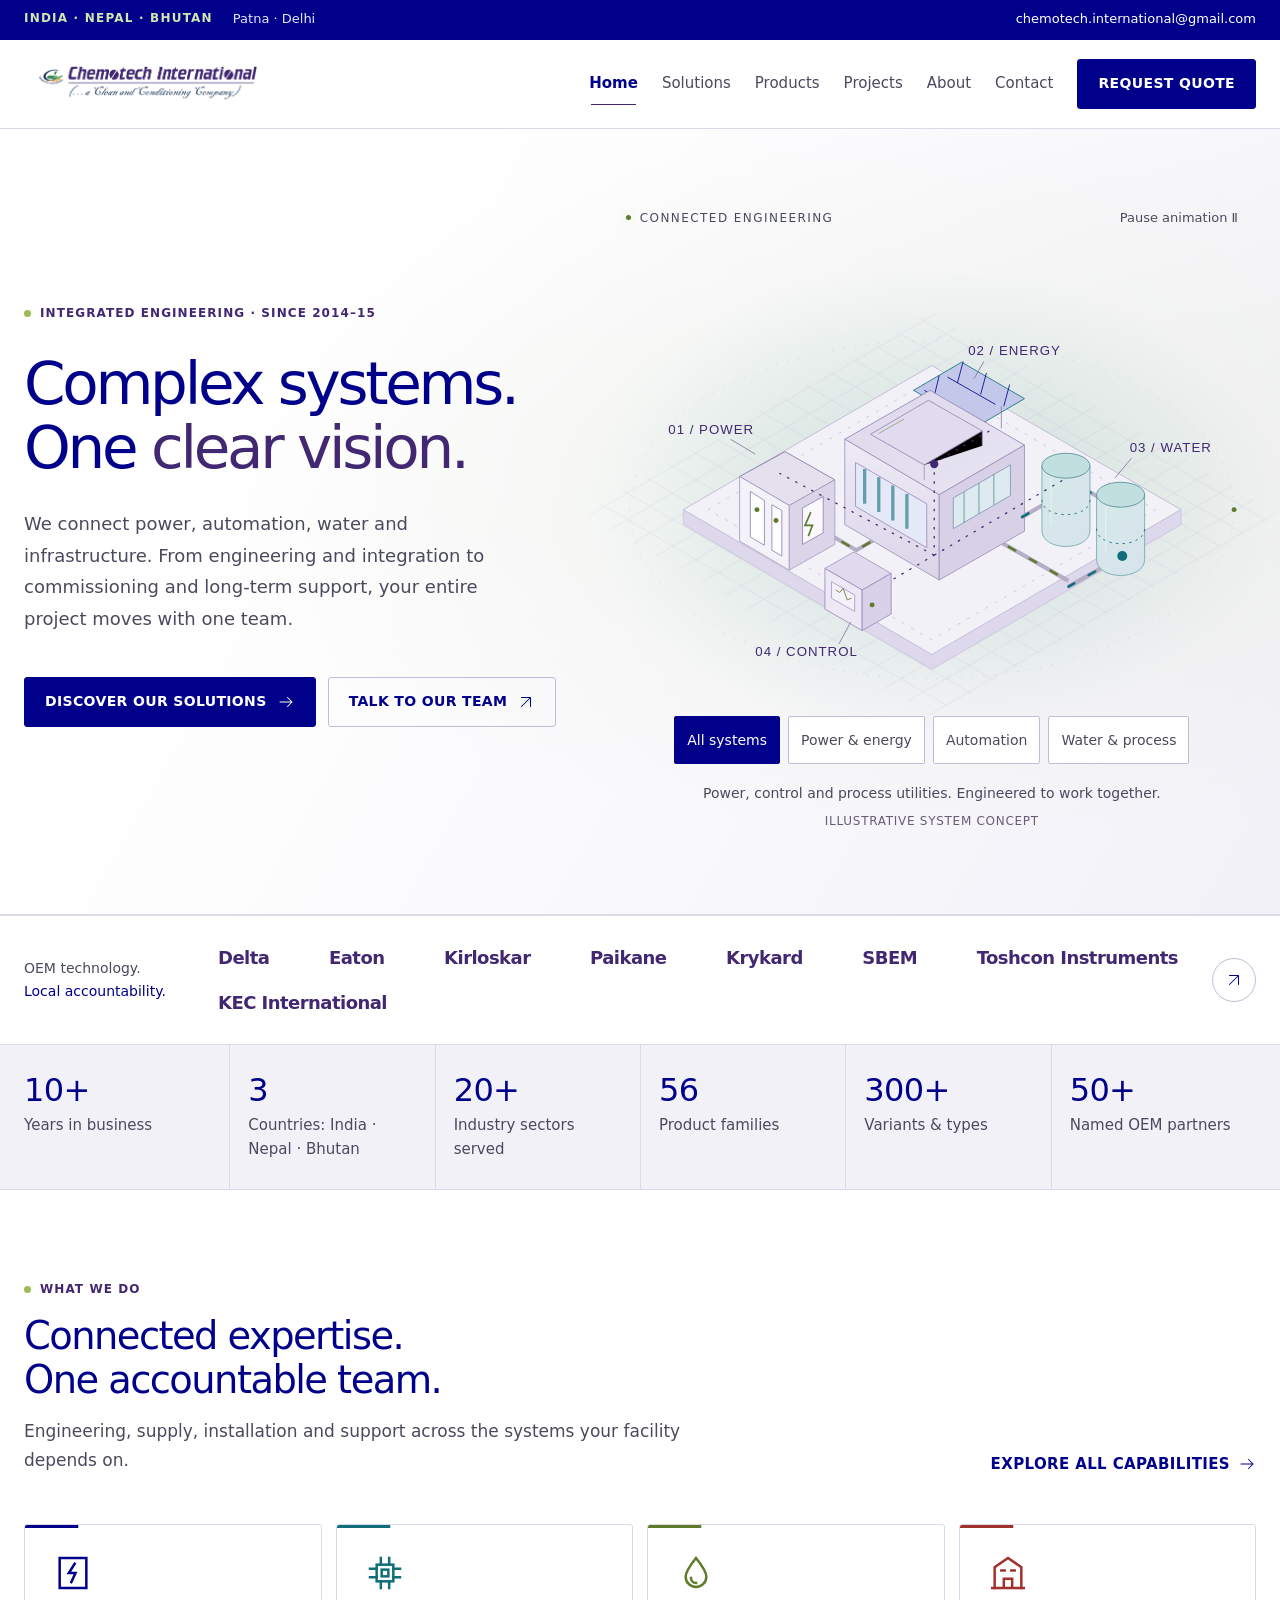
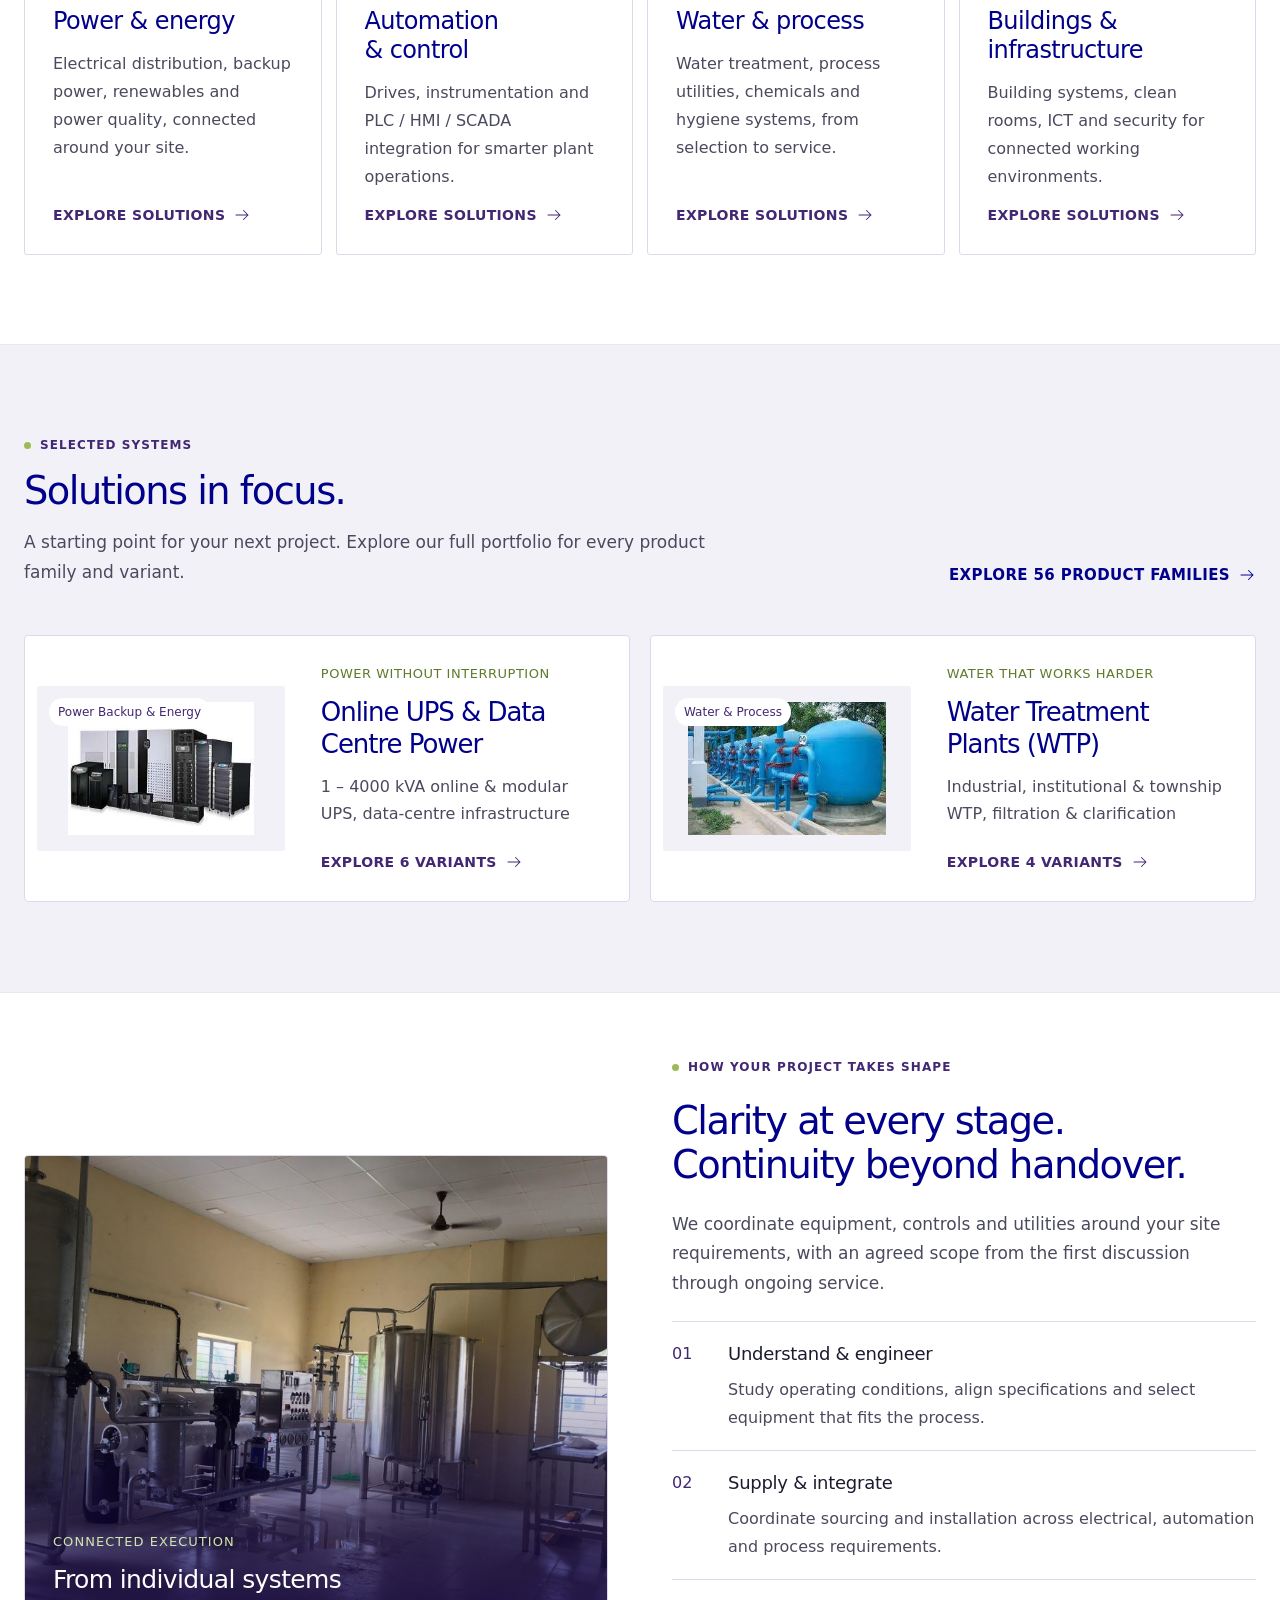
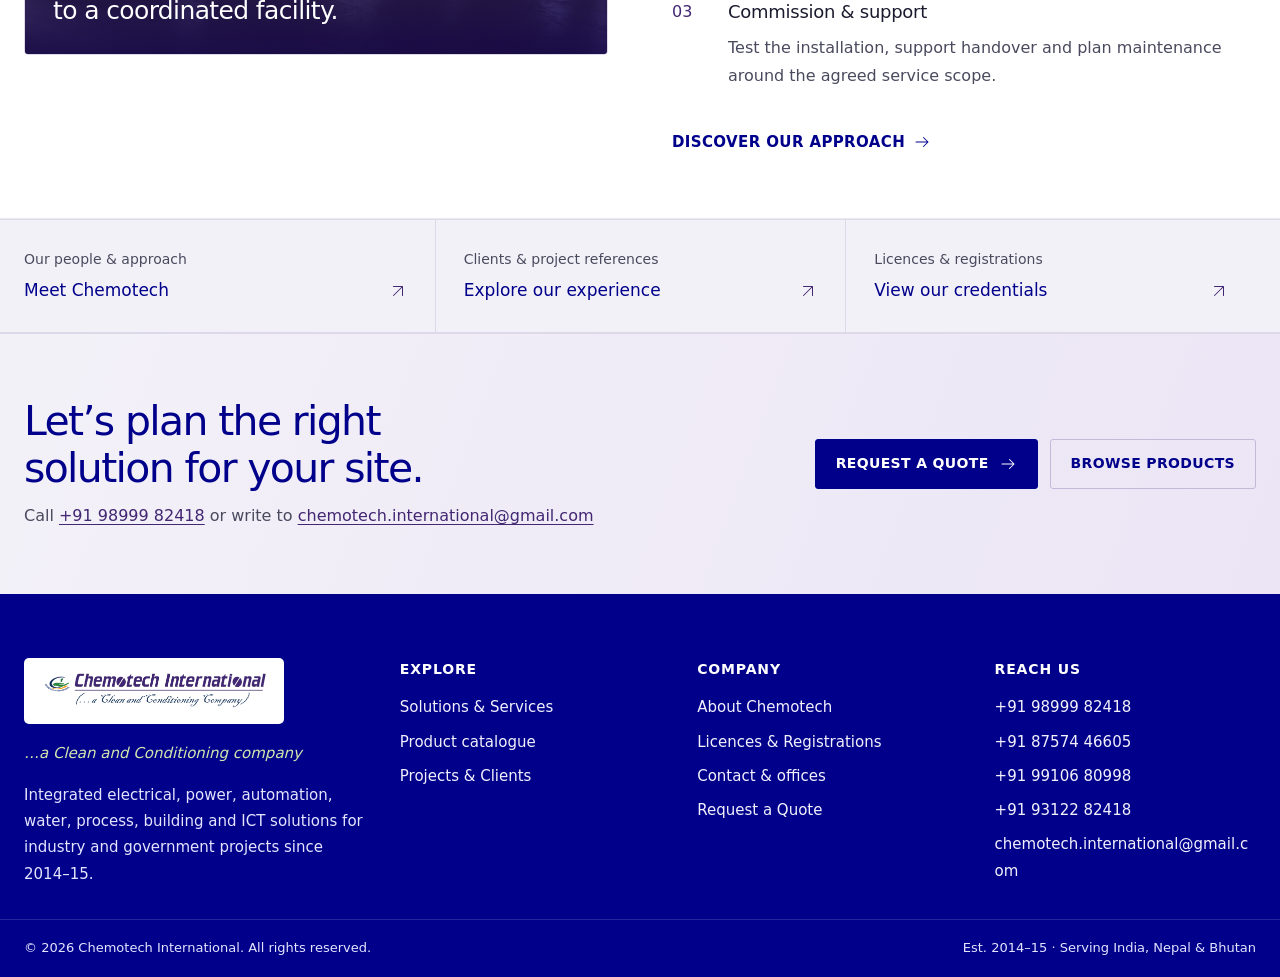
<file: index.html>
<!doctype html>
<html lang="en">
<head>
<meta charset="utf-8">
<meta name="viewport" content="width=device-width, initial-scale=1, viewport-fit=cover">
<title>Chemotech International</title>
<meta name="description" content="Chemotech International: electrical works, DG sets, UPS, VFD / PLC / SCADA automation, water and wastewater treatment, solar, EV charging, building and ICT systems for industry across India, Nepal and Bhutan.">
<meta name="theme-color" content="#00008B">
<meta property="og:title" content="Chemotech International">
<meta property="og:description" content="Chemotech International: electrical works, DG sets, UPS, VFD / PLC / SCADA automation, water and wastewater treatment, solar, EV charging, building and ICT systems for industry across India, Nepal and Bhutan.">
<meta property="og:type" content="website">
<meta property="og:image" content="assets/img/chemotech-logo.png">
<link rel="icon" type="image/png" href="favicon.png">
<link rel="stylesheet" href="assets/css/style.css">
<link rel="stylesheet" href="assets/css/modern.css">
<link rel="stylesheet" href="assets/css/immersive.css?v=63767099c9cc">
<link rel="stylesheet" href="assets/css/profile.css?v=b8390f9fc562">
</head>
<body>
<a class="skip-link" href="#main">Skip to content</a>
<div class="topbar">
  <div class="wrap">
    <div class="topbar__group">
      <span class="topbar__countries">INDIA · NEPAL · BHUTAN</span>
      <span class="topbar__hide-sm">Patna · Delhi</span>
    </div>
    <div class="topbar__group">
      <a href="mailto:chemotech.international@gmail.com">chemotech.international@gmail.com</a>
    </div>
  </div>
</div>
<header class="site-header">
  <div class="wrap">
    <a class="brand" href="index.html" aria-label="Chemotech International, home">
      <img src="assets/img/chemotech-logo.png" width="1820" height="300" alt="Chemotech International – a Clean and Conditioning Company">
    </a>
    <button class="menu-toggle" type="button" aria-expanded="false" aria-controls="site-nav" aria-label="Open menu">
      <svg viewBox="0 0 24 24" fill="none" stroke="currentColor" stroke-width="2" aria-hidden="true"><path d="M3 6h18M3 12h18M3 18h12"/></svg>
    </button>
    <nav class="nav" id="site-nav" aria-label="Main">
      <a href="index.html" aria-current="page">Home</a><a href="solutions.html">Solutions</a><a href="products.html">Products</a><a href="projects.html">Projects</a><a href="about.html">About</a><a href="contact.html">Contact</a><a class="btn" href="quote.html">Request Quote</a>
    </nav>
  </div>
</header>
<main id="main">

<section class="hero on-navy">
  <div class="wrap">
    <div class="hero__copy">
      <span class="tag">Integrated engineering · Since 2014–15</span>
      <h1>Complex systems.<br>One <em>clear vision.</em></h1>
      <p>We connect power, automation, water and infrastructure. From engineering and integration to commissioning and long-term support, your entire project moves with one team.</p>
      <div class="btn-row">
        <a class="btn btn--green" href="solutions.html">Discover our solutions <svg class="arrow arrow--right" width="18" height="18" viewBox="0 0 24 24" fill="none" stroke="currentColor" stroke-width="1.35" stroke-linecap="round" stroke-linejoin="round" aria-hidden="true" focusable="false"><path d="M4 12h16m-6-6 6 6-6 6"/></svg></a>
        <a class="btn btn--line-light" href="contact.html">Talk to our team <svg class="arrow arrow--up-right" width="18" height="18" viewBox="0 0 24 24" fill="none" stroke="currentColor" stroke-width="1.35" stroke-linecap="round" stroke-linejoin="round" aria-hidden="true" focusable="false"><path d="M6 18 18 6M6 6h12v12"/></svg></a>
      </div>
    </div>
    <div class="system-experience" data-system="all">
  <div class="system-topline"><span><i></i> CONNECTED ENGINEERING</span><button class="motion-toggle" type="button" aria-pressed="false">Pause animation <span aria-hidden="true">Ⅱ</span></button></div>
  <div class="system-stage">
    <svg class="system-svg" viewBox="0 0 900 620" role="group" aria-labelledby="system-title" aria-describedby="system-description">
      <title id="system-title">An integrated industrial ecosystem</title>
      <desc id="system-description">An illustrative plant connects electrical distribution, renewable energy, automation, water treatment and building systems. Animated paths represent the connections between disciplines, not live site data.</desc>
      <defs>
        <linearGradient id="campus-top" x2="1" y2="1"><stop stop-color="#ddd8ec"/><stop offset="1" stop-color="#e8e5f2"/></linearGradient>
        <linearGradient id="building-front" x2="0" y2="1"><stop stop-color="#eeeaf6"/><stop offset="1" stop-color="#dad6e8"/></linearGradient>
        <linearGradient id="tower-fill" x2="1" y2="1"><stop stop-color="#d5e9e8"/><stop offset="1" stop-color="#d7e3ed"/></linearGradient>
        <radialGradient id="system-halo"><stop stop-color="#0f6e7a" stop-opacity=".15"/><stop offset="1" stop-color="#0f6e7a" stop-opacity="0"/></radialGradient>
        <pattern id="site-grid" width="55" height="32" patternUnits="userSpaceOnUse"><path d="M0 16L27.5 0 55 16 27.5 32Z" fill="none" stroke="#422772" stroke-opacity=".13" stroke-width=".6"/></pattern>
        <filter id="signal-glow"><feGaussianBlur stdDeviation="3"/></filter>
      </defs>
      <ellipse cx="450" cy="330" rx="420" ry="285" fill="url(#system-halo)"/>
      <path d="M30 345 450 100 870 345 450 590Z" fill="url(#site-grid)"/>
      <g class="campus-foundation"><path d="M150 340 450 166 751 340 450 515Z" fill="#f3f1f8" stroke="#bbb4d2"/><path d="M150 340v18l300 175 301-175v-18L450 515Z" fill="#ddd8eb" stroke="#c9c2db"/><path d="M180 340 450 183 720 340 450 497Z" fill="none" stroke="#9e93b9" stroke-dasharray="4 9" stroke-opacity=".5"/></g>
      <g class="system-zone" data-zone="power">
        <path class="signal-track" d="M267 335 359 389 454 334 615 426"/><path class="signal-flow power-flow" d="M267 335 359 389 454 334 615 426"/>
        <g transform="translate(218 270)"><path d="M0 30 55 0 115 34 60 65Z" fill="#e4e0ee" stroke="#81739d"/><path d="M0 30v78l60 35V65Z" fill="#f4f2f9" stroke="#a69cbd"/><path d="M60 65 115 34v78l-55 31Z" fill="#dbd5e9" stroke="#a69cbd"/><path d="M13 48v55l17 10V59ZM39 64v55l12 7V71Z" fill="#fefefe" stroke="#8f83aa"/><path d="M76 68v44l25-14V54Z" fill="#f9f8fd" stroke="#8f83aa"/><circle cx="21" cy="70" r="3" fill="#5e7a2a"/><circle cx="44" cy="83" r="3" fill="#5e7a2a"/><path d="m86 73-7 16h9l-5 13" fill="none" stroke="#5e7a2a" stroke-width="2"/></g>
        <g transform="translate(428 176)"><path d="m0 20 58-34 76 44-58 34Z" fill="#c3c8eb" stroke="#0f6e7a"/><path d="m13 20 58 33m-30-49 58 33M31 2l-6 25m35-42-7 26m35-12-7 26m35-12-7 26" stroke="#00008b"/><path d="M20 32v32m86-25v27" stroke="#8b80a7"/><path class="signal-flow power-flow" d="M61 50v55l-35 20"/></g>
      </g>
      <g class="system-zone" data-zone="building">
        <path d="M345 255 448 196 562 262 459 322Z" fill="url(#campus-top)" stroke="#9182b1"/>
        <path d="M345 255v103l114 67V322Z" fill="url(#building-front)" stroke="#9c91b4"/>
        <path d="M459 322 562 262v104l-103 59Z" fill="#d7d0e7" stroke="#9c91b4"/>
        <path d="M358 283v53l86 50v-53Z" fill="#e5e8f7" stroke="#9a8bb9"/>
        <path d="M369 291v42m17-32v42m17-32v42m17-32v42" stroke="#0f6e7a" stroke-width="4" opacity=".6"/>
        <path d="M476 326v37l69-40v-37Z" fill="#ddeaf0" stroke="#8297b0"/>
        <path d="M489 319v37m18-48v37m18-48v37" stroke="#5b8f94"/>
        <path d="m376 249 70-41 65 37-70 41Z" fill="#e0dbef" stroke="#9687b3"/>
        <path d="M441 286v18m0-18 70-41v18" stroke="#9d92b6"/>
        <path class="system-roof-line" d="m386 248 60-34 53 30-59 35Z" fill="none" stroke="#5e7a2a" stroke-opacity=".6"/>
      </g>
      <g class="system-zone" data-zone="water">
        <path class="signal-track" d="M559 349 626 310 680 342v54l-65 37"/><path class="signal-flow water-flow" d="M559 349 626 310 680 342v54l-65 37"/>
        <g transform="translate(583 262)"><path d="M0 25v78c0 26 58 26 58 0V25" fill="url(#tower-fill)" stroke="#75a6ab"/><ellipse cx="29" cy="25" rx="29" ry="15" fill="#c2dfe0" stroke="#538b94"/><path d="M0 66c0 24 58 24 58 0" fill="none" stroke="#0f6e7a" stroke-dasharray="3 5"/><path d="M11 39v57" stroke="#ffffff" opacity=".5"/></g>
        <g transform="translate(649 297)"><path d="M0 25v78c0 26 58 26 58 0V25" fill="url(#tower-fill)" stroke="#75a6ab"/><ellipse cx="29" cy="25" rx="29" ry="15" fill="#c2dfe0" stroke="#538b94"/><path d="M0 66c0 24 58 24 58 0" fill="none" stroke="#0f6e7a" stroke-dasharray="3 5"/><path d="M11 39v57" stroke="#ffffff" opacity=".5"/></g>
        <circle class="system-pulse water-pulse" cx="680" cy="396" r="6" fill="#0f6e7a"/>
      </g>
      <g class="system-zone" data-zone="automation">
        <path class="signal-control" d="M366 446 453 395V284l70-41M453 395l161-94M453 395l-187-99"/>
        <g transform="translate(321 389)"><path d="m0 22 35-20 45 26-35 20Z" fill="#e0daef" stroke="#a396bb"/><path d="M0 22v49l45 26V48Z" fill="#ede8f5" stroke="#9a8cb6"/><path d="m45 48 35-20v49L45 97Z" fill="#d8d1e9" stroke="#9a8cb6"/><path d="m8 38 28 16v20L8 58Z" fill="#f5f1fa" stroke="#a899c2"/><path d="m13 48 5 3 4-5 5 14 5-2" stroke="#5e7a2a" fill="none"/><circle cx="57" cy="66" r="3" fill="#5e7a2a"/></g>
        <circle class="system-pulse control-pulse" cx="453" cy="285" r="5" fill="#422772"/>
      </g>
      <g class="system-labels" fill="#422772" font-family="Arial,sans-serif" font-size="11" letter-spacing="2">
        <a href="solutions.html#pd" aria-label="Explore power distribution"><text x="132" y="249">01 / POWER</text><path d="m207 255 30 18" stroke="#81739d"/></a>
        <a href="solutions.html#pd" aria-label="Explore energy systems"><text x="494" y="153">02 / ENERGY</text><path d="m513 161-12 21" stroke="#81739d"/></a>
        <a href="solutions.html#wp" aria-label="Explore water and process"><text x="689" y="270">03 / WATER</text><path d="m691 278-20 24" stroke="#81739d"/></a>
        <a href="solutions.html#au" aria-label="Explore automation"><text x="237" y="517">04 / CONTROL</text><path d="m338 502 14-26" stroke="#81739d"/></a>
      </g>
      <g class="system-orbit"><ellipse cx="450" cy="340" rx="365" ry="204" fill="none" stroke="#7c6c9c" stroke-opacity=".2" stroke-dasharray="2 12"/><circle cx="815" cy="340" r="3" fill="#5e7a2a"/></g>
    </svg>
  </div>
  <div class="system-controls" role="group" aria-label="Explore engineering disciplines"><button type="button" data-system-mode="all" aria-pressed="true">All systems</button><button type="button" data-system-mode="power" aria-pressed="false">Power & energy</button><button type="button" data-system-mode="automation" aria-pressed="false">Automation</button><button type="button" data-system-mode="water" aria-pressed="false">Water & process</button></div>
  <div class="system-caption"><p id="system-copy" aria-live="polite">Power, control and process utilities. Engineered to work together.</p><span>ILLUSTRATIVE SYSTEM CONCEPT</span></div>
</div>

  </div>
</section>

<section class="ecosystem-band" aria-label="Selected OEM partners"><div class="wrap"><p>OEM technology.<br><b>Local accountability.</b></p><div class="ecosystem-makes"><span>Delta</span><span>Eaton</span><span>Kirloskar</span><span>Paikane</span><span>Krykard</span><span>SBEM</span><span>Toshcon Instruments</span><span>KEC International</span></div><a href="solutions.html#partners" aria-label="See all OEM partners"><svg class="arrow arrow--up-right" width="18" height="18" viewBox="0 0 24 24" fill="none" stroke="currentColor" stroke-width="1.35" stroke-linecap="round" stroke-linejoin="round" aria-hidden="true" focusable="false"><path d="M6 18 18 6M6 6h12v12"/></svg></a></div></section>
<section class="facts" aria-label="At a glance">
  <div class="wrap"><ul><li><b>10+</b><span>Years in business</span></li><li><b>3</b><span>Countries: India · Nepal · Bhutan</span></li><li><b>20+</b><span>Industry sectors served</span></li><li><b>56</b><span>Product families</span></li><li><b>300+</b><span>Variants &amp; types</span></li><li><b>50+</b><span>Named OEM partners</span></li></ul></div>
</section>

<section class="section home-capabilities">
  <div class="wrap">
    <div class="section-head section-head--split">
      <div class="stack" style="gap:14px">
        <span class="tag">What we do</span>
        <h2>Connected expertise.<br>One accountable team.</h2>
        <p>Engineering, supply, installation and support across the systems your facility depends on.</p>
      </div>
      <a class="text-link" href="solutions.html">Explore all capabilities <svg class="arrow arrow--right" width="18" height="18" viewBox="0 0 24 24" fill="none" stroke="currentColor" stroke-width="1.35" stroke-linecap="round" stroke-linejoin="round" aria-hidden="true" focusable="false"><path d="M4 12h16m-6-6 6 6-6 6"/></svg></a>
    </div>
    <div class="verticals verticals--4"><a class="vpanel" href="solutions.html#pd"><svg class="vicon" viewBox="0 0 24 24" fill="none" stroke="currentColor" stroke-width="1.5" stroke-linecap="square" aria-hidden="true"><rect x="4" y="3" width="16" height="18"/><path d="M13 6.5 9.5 12h4L11 17.5"/></svg><h3>Power &amp; energy</h3><p>Electrical distribution, backup power, renewables and power quality, connected around your site.</p><span class="text-link">Explore solutions <svg class="arrow arrow--right" width="18" height="18" viewBox="0 0 24 24" fill="none" stroke="currentColor" stroke-width="1.35" stroke-linecap="round" stroke-linejoin="round" aria-hidden="true" focusable="false"><path d="M4 12h16m-6-6 6 6-6 6"/></svg></span></a><a class="vpanel" href="solutions.html#au"><svg class="vicon" viewBox="0 0 24 24" fill="none" stroke="currentColor" stroke-width="1.5" stroke-linecap="square" aria-hidden="true"><rect x="7" y="7" width="10" height="10"/><rect x="10" y="10" width="4" height="4"/><path d="M9.5 3v4M14.5 3v4M9.5 17v4M14.5 17v4M3 9.5h4M3 14.5h4M17 9.5h4M17 14.5h4"/></svg><h3>Automation &amp; control</h3><p>Drives, instrumentation and PLC / HMI / SCADA integration for smarter plant operations.</p><span class="text-link">Explore solutions <svg class="arrow arrow--right" width="18" height="18" viewBox="0 0 24 24" fill="none" stroke="currentColor" stroke-width="1.35" stroke-linecap="round" stroke-linejoin="round" aria-hidden="true" focusable="false"><path d="M4 12h16m-6-6 6 6-6 6"/></svg></span></a><a class="vpanel" href="solutions.html#wp"><svg class="vicon" viewBox="0 0 24 24" fill="none" stroke="currentColor" stroke-width="1.5" stroke-linecap="square" aria-hidden="true"><path d="M12 3c-4 5-6.2 8.2-6.2 11.2a6.2 6.2 0 0 0 12.4 0C18.2 11.2 16 8 12 3z"/><path d="M9 15a3 3 0 0 0 3 3"/></svg><h3>Water &amp; process</h3><p>Water treatment, process utilities, chemicals and hygiene systems, from selection to service.</p><span class="text-link">Explore solutions <svg class="arrow arrow--right" width="18" height="18" viewBox="0 0 24 24" fill="none" stroke="currentColor" stroke-width="1.35" stroke-linecap="round" stroke-linejoin="round" aria-hidden="true" focusable="false"><path d="M4 12h16m-6-6 6 6-6 6"/></svg></span></a><a class="vpanel" href="solutions.html#bi"><svg class="vicon" viewBox="0 0 24 24" fill="none" stroke="currentColor" stroke-width="1.5" stroke-linecap="square" aria-hidden="true"><path d="M4 21V8.5L12 3l8 5.5V21"/><path d="M2.5 21h19M9.5 21v-5.5h5V21M8 10.5h2M14 10.5h2"/></svg><h3>Buildings &amp; infrastructure</h3><p>Building systems, clean rooms, ICT and security for connected working environments.</p><span class="text-link">Explore solutions <svg class="arrow arrow--right" width="18" height="18" viewBox="0 0 24 24" fill="none" stroke="currentColor" stroke-width="1.35" stroke-linecap="round" stroke-linejoin="round" aria-hidden="true" focusable="false"><path d="M4 12h16m-6-6 6 6-6 6"/></svg></span></a></div>
  </div>
</section>

<section class="section section--wash featured-section">
  <div class="wrap">
    <div class="section-head section-head--split">
      <div class="stack" style="gap:14px"><span class="tag">Selected systems</span><h2>Solutions in focus.</h2><p>A starting point for your next project. Explore our full portfolio for every product family and variant.</p></div>
      <a class="text-link" href="products.html">Explore 56 product families <svg class="arrow arrow--right" width="18" height="18" viewBox="0 0 24 24" fill="none" stroke="currentColor" stroke-width="1.35" stroke-linecap="round" stroke-linejoin="round" aria-hidden="true" focusable="false"><path d="M4 12h16m-6-6 6 6-6 6"/></svg></a>
    </div>
    <div class="featured-grid home-featured-grid"><a class="feature-card" href="products.html#p-27"><div class="feature-card__image"><img src="assets/img/solutions/online-ups.jpg" alt="Online UPS Systems" loading="lazy"><span>Power Backup &amp; Energy</span></div><div class="feature-card__copy"><small>Power without interruption</small><h3>Online UPS &amp; Data Centre Power</h3><p>1 – 4000 kVA online &amp; modular UPS, data-centre infrastructure</p><span class="text-link">Explore 6 variants <svg class="arrow arrow--right" width="18" height="18" viewBox="0 0 24 24" fill="none" stroke="currentColor" stroke-width="1.35" stroke-linecap="round" stroke-linejoin="round" aria-hidden="true" focusable="false"><path d="M4 12h16m-6-6 6 6-6 6"/></svg></span></div></a><a class="feature-card" href="products.html#p-39"><div class="feature-card__image"><img src="assets/img/solutions/water-treatment-plant.jpg" alt="Water Treatment Plants" loading="lazy"><span>Water &amp; Process</span></div><div class="feature-card__copy"><small>Water that works harder</small><h3>Water Treatment Plants (WTP)</h3><p>Industrial, institutional &amp; township WTP, filtration &amp; clarification</p><span class="text-link">Explore 4 variants <svg class="arrow arrow--right" width="18" height="18" viewBox="0 0 24 24" fill="none" stroke="currentColor" stroke-width="1.35" stroke-linecap="round" stroke-linejoin="round" aria-hidden="true" focusable="false"><path d="M4 12h16m-6-6 6 6-6 6"/></svg></span></div></a></div>
  </div>
</section>

<section class="section home-delivery">
  <div class="wrap delivery-layout">
    <figure class="delivery-visual"><img src="assets/img/solutions/wtp-on-site.jpg" alt="Process installation with treatment vessels, piping and electrical controls" loading="lazy" width="1000" height="750"><figcaption><span>CONNECTED EXECUTION</span><b>From individual systems<br>to a coordinated facility.</b></figcaption></figure>
    <div class="delivery-copy">
      <span class="tag">How your project takes shape</span>
      <h2>Clarity at every stage.<br>Continuity beyond handover.</h2>
      <p>We coordinate equipment, controls and utilities around your site requirements, with an agreed scope from the first discussion through ongoing service.</p>
      <ol class="delivery-steps">
        <li><span class="list-number" aria-hidden="true">01</span><div><h3>Understand &amp; engineer</h3><p>Study operating conditions, align specifications and select equipment that fits the process.</p></div></li>
        <li><span class="list-number" aria-hidden="true">02</span><div><h3>Supply &amp; integrate</h3><p>Coordinate sourcing and installation across electrical, automation and process requirements.</p></div></li>
        <li><span class="list-number" aria-hidden="true">03</span><div><h3>Commission &amp; support</h3><p>Test the installation, support handover and plan maintenance around the agreed service scope.</p></div></li>
      </ol>
      <a class="text-link" href="solutions.html#delivery">Discover our approach <svg class="arrow arrow--right" width="18" height="18" viewBox="0 0 24 24" fill="none" stroke="currentColor" stroke-width="1.35" stroke-linecap="round" stroke-linejoin="round" aria-hidden="true" focusable="false"><path d="M4 12h16m-6-6 6 6-6 6"/></svg></a>
    </div>
  </div>
</section>

<nav class="home-explore" aria-label="Explore Chemotech">
  <div class="wrap">
    <a href="about.html"><span>Our people &amp; approach</span><b>Meet Chemotech <svg class="arrow arrow--up-right" width="18" height="18" viewBox="0 0 24 24" fill="none" stroke="currentColor" stroke-width="1.35" stroke-linecap="round" stroke-linejoin="round" aria-hidden="true" focusable="false"><path d="M6 18 18 6M6 6h12v12"/></svg></b></a>
    <a href="projects.html#clients"><span>Clients &amp; project references</span><b>Explore our experience <svg class="arrow arrow--up-right" width="18" height="18" viewBox="0 0 24 24" fill="none" stroke="currentColor" stroke-width="1.35" stroke-linecap="round" stroke-linejoin="round" aria-hidden="true" focusable="false"><path d="M6 18 18 6M6 6h12v12"/></svg></b></a>
    <a href="certifications.html"><span>Licences &amp; registrations</span><b>View our credentials <svg class="arrow arrow--up-right" width="18" height="18" viewBox="0 0 24 24" fill="none" stroke="currentColor" stroke-width="1.35" stroke-linecap="round" stroke-linejoin="round" aria-hidden="true" focusable="false"><path d="M6 18 18 6M6 6h12v12"/></svg></b></a>
  </div>
</nav>
<section class="cta on-navy">
  <div class="wrap">
    <div>
      <h2>Let’s plan the right solution for your site.</h2>
      <p>Call <a href="tel:+919899982418">+91 98999 82418</a> or write to <a href="mailto:chemotech.international@gmail.com">chemotech.international@gmail.com</a></p>
    </div>
    <div class="btn-row">
      <a class="btn btn--green" href="quote.html">Request a quote <svg class="arrow arrow--right" width="18" height="18" viewBox="0 0 24 24" fill="none" stroke="currentColor" stroke-width="1.35" stroke-linecap="round" stroke-linejoin="round" aria-hidden="true" focusable="false"><path d="M4 12h16m-6-6 6 6-6 6"/></svg></a>
      <a class="btn btn--line-light" href="products.html">Browse products</a>
    </div>
  </div>
</section>
</main>
<footer class="site-footer">
  <div class="wrap">
    <div class="footer-top">
      <div class="footer-brand">
        <div class="logo-tile"><img src="assets/img/chemotech-logo.png" width="1820" height="300" alt="Chemotech International" loading="lazy"></div>
        <p class="tagline">…a Clean and Conditioning company</p>
        <p>Integrated electrical, power, automation, water, process, building and ICT solutions for industry and government projects since 2014–15.</p>
      </div>
      <div>
        <h4>Explore</h4>
        <ul><li><a href="solutions.html">Solutions &amp; Services</a></li><li><a href="products.html">Product catalogue</a></li><li><a href="projects.html">Projects &amp; Clients</a></li></ul>
      </div>
      <div>
        <h4>Company</h4>
        <ul><li><a href="about.html">About Chemotech</a></li><li><a href="certifications.html">Licences &amp; Registrations</a></li><li><a href="contact.html">Contact &amp; offices</a></li><li><a href="quote.html">Request a Quote</a></li></ul>
      </div>
      <div>
        <h4>Reach us</h4>
        <ul>
          <li><a href="tel:+919899982418">+91 98999 82418</a></li><li><a href="tel:+918757446605">+91 87574 46605</a></li><li><a href="tel:+919910680998">+91 99106 80998</a></li><li><a href="tel:+919312282418">+91 93122 82418</a></li>
          <li><a href="mailto:chemotech.international@gmail.com">chemotech.international@gmail.com</a></li>

        </ul>
      </div>
    </div>
  </div>
  <div class="wrap footer-bottom">
    <span>© <span data-year>2026</span> Chemotech International. All rights reserved.</span>
    <span>Est. 2014–15 · Serving India, Nepal &amp; Bhutan</span>
  </div>
</footer>
<script src="assets/js/main.js?v=593b8d75161b"></script>

</body>
</html>
</file>
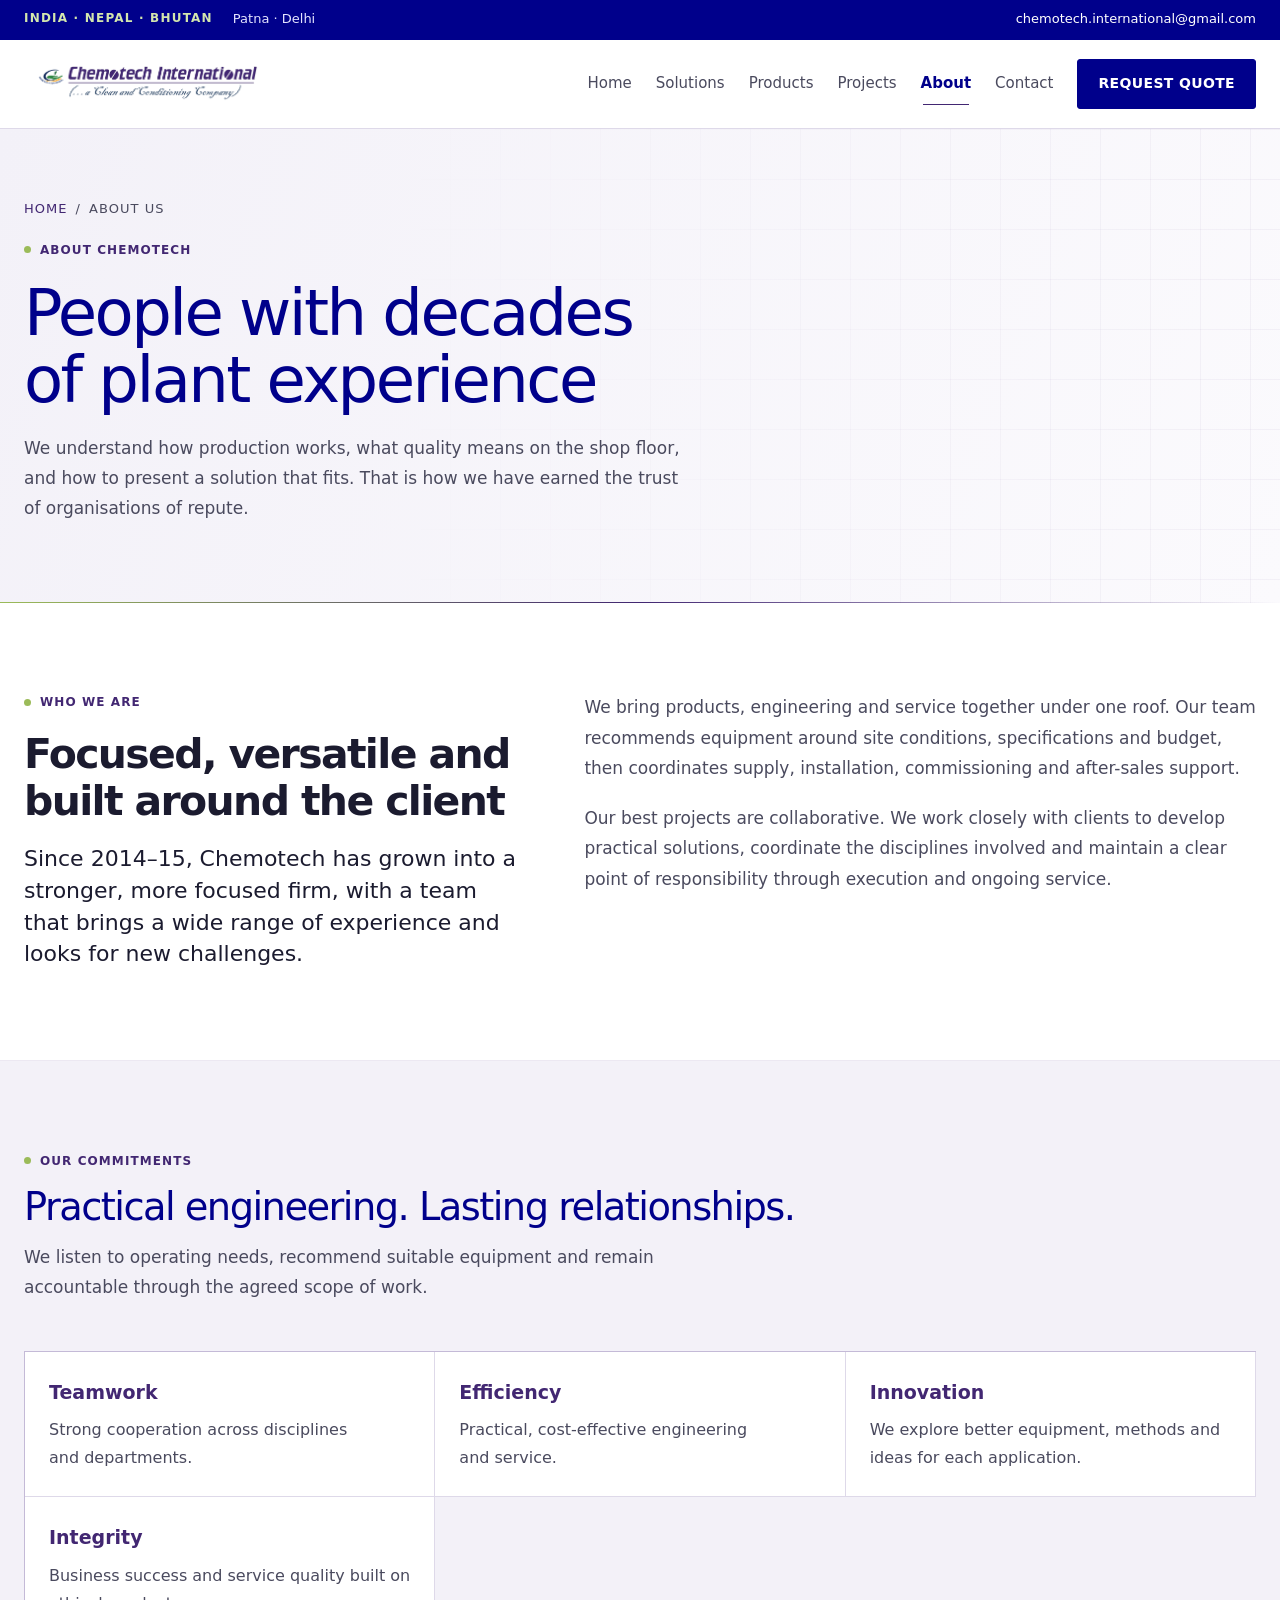
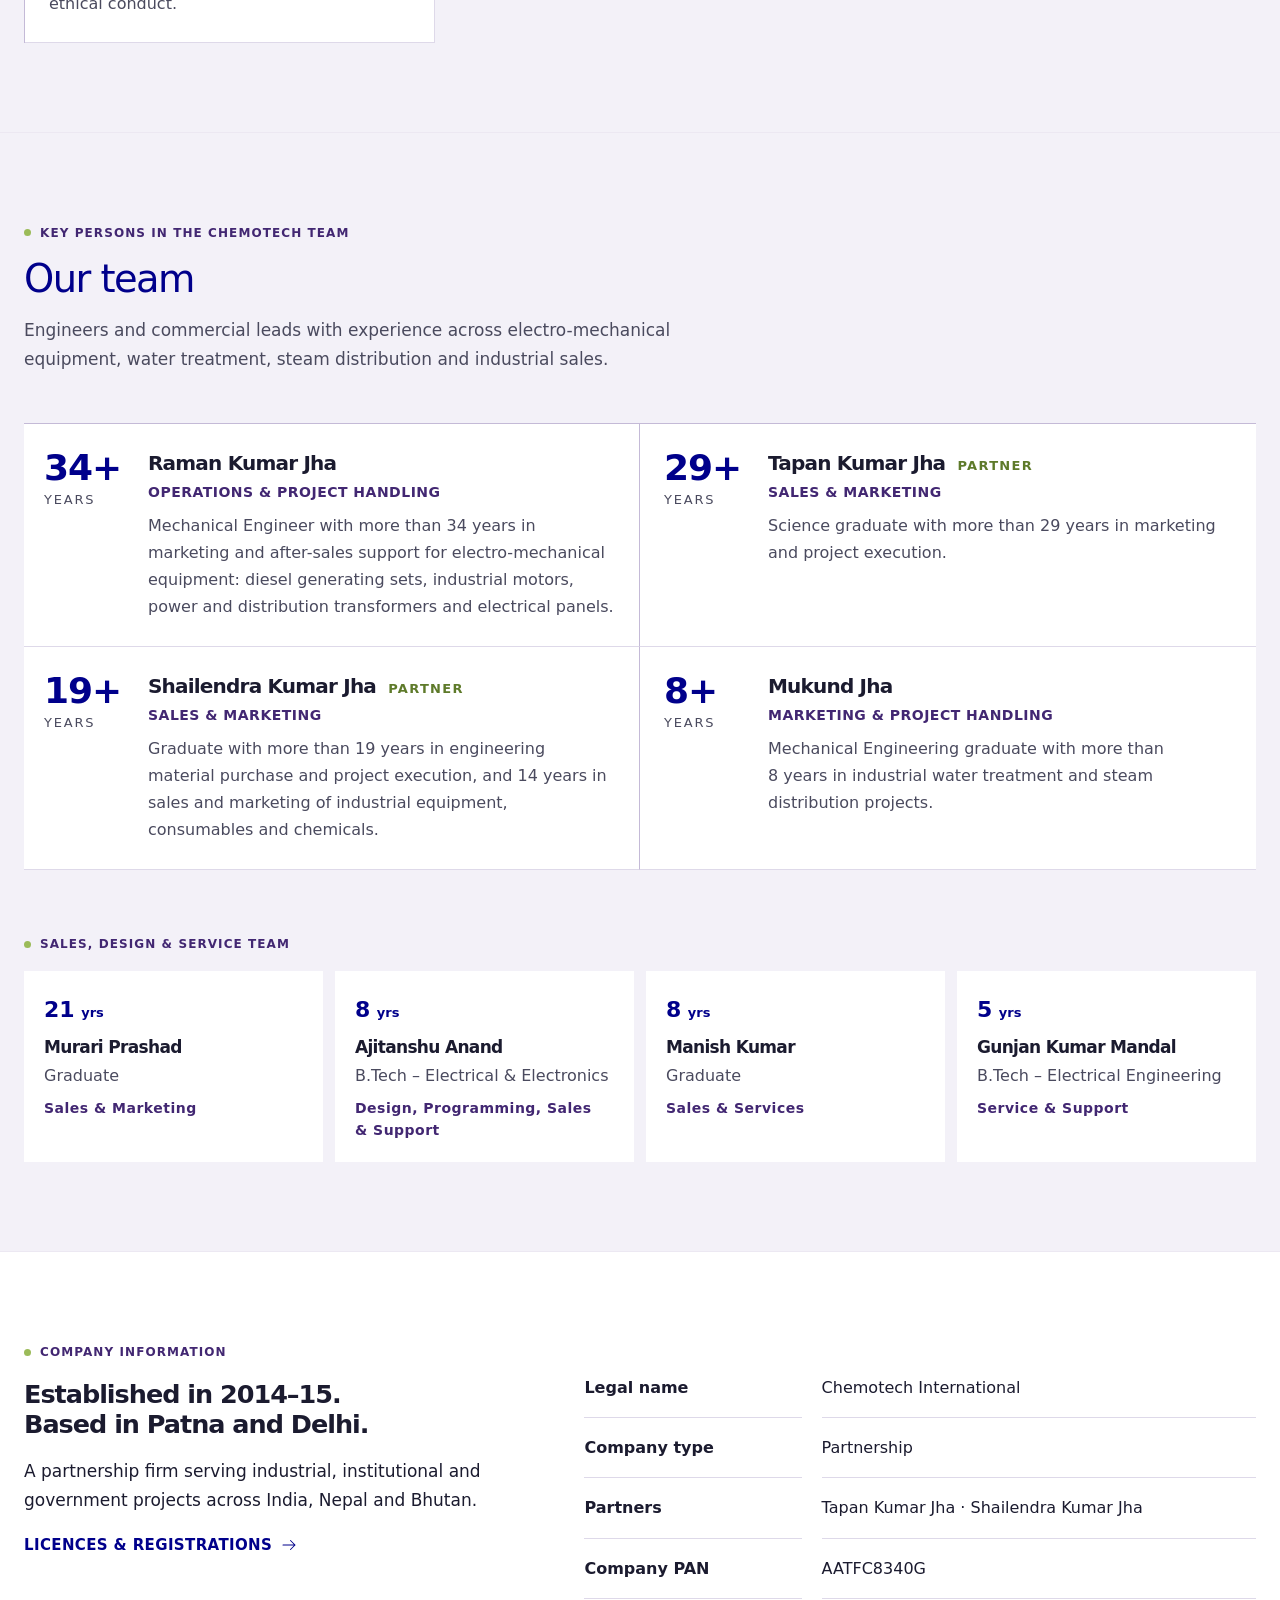
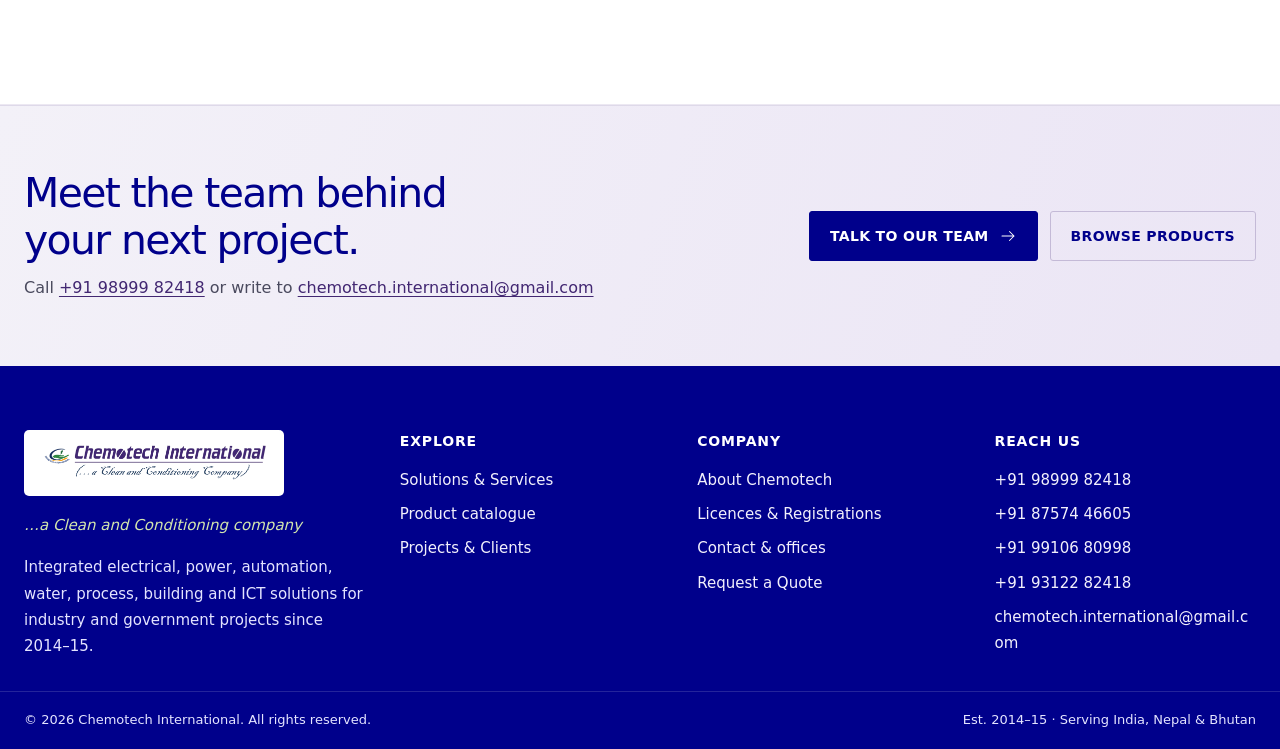
<file: about.html>
<!doctype html>
<html lang="en">
<head>
<meta charset="utf-8">
<meta name="viewport" content="width=device-width, initial-scale=1, viewport-fit=cover">
<title>About Us · Chemotech International</title>
<meta name="description" content="About Chemotech International: our story, values, company information and the team behind our electrical, automation, water and building projects.">
<meta name="theme-color" content="#00008B">
<meta property="og:title" content="About Us · Chemotech International">
<meta property="og:description" content="About Chemotech International: our story, values, company information and the team behind our electrical, automation, water and building projects.">
<meta property="og:type" content="website">
<meta property="og:image" content="assets/img/chemotech-logo.png">
<link rel="icon" type="image/png" href="favicon.png">
<link rel="stylesheet" href="assets/css/style.css">
<link rel="stylesheet" href="assets/css/modern.css">
<link rel="stylesheet" href="assets/css/immersive.css?v=63767099c9cc">
<link rel="stylesheet" href="assets/css/profile.css?v=b8390f9fc562">
</head>
<body>
<a class="skip-link" href="#main">Skip to content</a>
<div class="topbar">
  <div class="wrap">
    <div class="topbar__group">
      <span class="topbar__countries">INDIA · NEPAL · BHUTAN</span>
      <span class="topbar__hide-sm">Patna · Delhi</span>
    </div>
    <div class="topbar__group">
      <a href="mailto:chemotech.international@gmail.com">chemotech.international@gmail.com</a>
    </div>
  </div>
</div>
<header class="site-header">
  <div class="wrap">
    <a class="brand" href="index.html" aria-label="Chemotech International, home">
      <img src="assets/img/chemotech-logo.png" width="1820" height="300" alt="Chemotech International – a Clean and Conditioning Company">
    </a>
    <button class="menu-toggle" type="button" aria-expanded="false" aria-controls="site-nav" aria-label="Open menu">
      <svg viewBox="0 0 24 24" fill="none" stroke="currentColor" stroke-width="2" aria-hidden="true"><path d="M3 6h18M3 12h18M3 18h12"/></svg>
    </button>
    <nav class="nav" id="site-nav" aria-label="Main">
      <a href="index.html">Home</a><a href="solutions.html">Solutions</a><a href="products.html">Products</a><a href="projects.html">Projects</a><a href="about.html" aria-current="page">About</a><a href="contact.html">Contact</a><a class="btn" href="quote.html">Request Quote</a>
    </nav>
  </div>
</header>
<main id="main">

<section class="page-hero on-navy">
  <div class="wrap">
    <div class="crumbs"><a href="index.html">Home</a><span aria-hidden="true">/</span><span>About Us</span></div>
    <span class="tag">About Chemotech</span>
    <h1>People with decades of plant experience</h1>
    <p>We understand how production works, what quality means on the shop floor, and how to present a solution that fits. That is how we have earned the trust of organisations of repute.</p>
  </div>
  <div class="page-hero__rule"></div>
</section>

<section class="section" id="approach">
  <div class="wrap split">
    <div class="stack" style="gap:18px">
      <span class="tag">Who we are</span>
      <h2 style="font-size:var(--fs-2xl)">Focused, versatile and built around the client</h2>
      <p class="lead">Since 2014–15, Chemotech has grown into a stronger, more focused firm, with a team that brings a wide range of experience and looks for new challenges.</p>
    </div>
    <div class="prose">
      <p>We bring products, engineering and service together under one roof. Our team recommends equipment around site conditions, specifications and budget, then coordinates supply, installation, commissioning and after-sales support.</p>
      <p>Our best projects are collaborative. We work closely with clients to develop practical solutions, coordinate the disciplines involved and maintain a clear point of responsibility through execution and ongoing service.</p>
    </div>
  </div>
</section>
<section class="section section--wash" id="vision"><div class="wrap">
  <div class="section-head"><span class="tag">Our commitments</span><h2>Practical engineering. Lasting relationships.</h2><p>We listen to operating needs, recommend suitable equipment and remain accountable through the agreed scope of work.</p></div>
  <ul class="values"><li><b>Teamwork</b><span>Strong cooperation across disciplines and departments.</span></li><li><b>Efficiency</b><span>Practical, cost-effective engineering and service.</span></li><li><b>Innovation</b><span>We explore better equipment, methods and ideas for each application.</span></li><li><b>Integrity</b><span>Business success and service quality built on ethical conduct.</span></li></ul>
</div></section>

<section class="section section--wash" id="team">
  <div class="wrap">
    <div class="section-head">
      <span class="tag">Key persons in the Chemotech team</span>
      <h2>Our team</h2>
      <p>Engineers and commercial leads with experience across electro-mechanical equipment, water treatment, steam distribution and industrial sales.</p>
    </div>
    <div class="team"><article class="person">
        <div class="person__yrs"><b>34+</b><span>years</span></div>
        <div><h3>Raman Kumar Jha</h3><p class="role">Operations &amp; Project Handling</p><p>Mechanical Engineer with more than 34 years in marketing and after-sales support for electro-mechanical equipment: diesel generating sets, industrial motors, power and distribution transformers and electrical panels.</p></div>
      </article><article class="person">
        <div class="person__yrs"><b>29+</b><span>years</span></div>
        <div><h3>Tapan Kumar Jha <small>Partner</small></h3><p class="role">Sales &amp; Marketing</p><p>Science graduate with more than 29 years in marketing and project execution.</p></div>
      </article><article class="person">
        <div class="person__yrs"><b>19+</b><span>years</span></div>
        <div><h3>Shailendra Kumar Jha <small>Partner</small></h3><p class="role">Sales &amp; Marketing</p><p>Graduate with more than 19 years in engineering material purchase and project execution, and 14 years in sales and marketing of industrial equipment, consumables and chemicals.</p></div>
      </article><article class="person">
        <div class="person__yrs"><b>8+</b><span>years</span></div>
        <div><h3>Mukund Jha</h3><p class="role">Marketing &amp; Project Handling</p><p>Mechanical Engineering graduate with more than 8 years in industrial water treatment and steam distribution projects.</p></div>
      </article></div>
    <h3 class="tag mt-lg" style="margin-bottom:16px">Sales, design &amp; service team</h3>
    <ul class="crew"><li><b class="yrs">21<small> yrs</small></b><h3>Murari Prashad</h3><span>Graduate</span><span class="role">Sales &amp; Marketing</span></li><li><b class="yrs">8<small> yrs</small></b><h3>Ajitanshu Anand</h3><span>B.Tech – Electrical &amp; Electronics</span><span class="role">Design, Programming, Sales &amp; Support</span></li><li><b class="yrs">8<small> yrs</small></b><h3>Manish Kumar</h3><span>Graduate</span><span class="role">Sales &amp; Services</span></li><li><b class="yrs">5<small> yrs</small></b><h3>Gunjan Kumar Mandal</h3><span>B.Tech – Electrical Engineering</span><span class="role">Service &amp; Support</span></li></ul>
  </div>
</section>

<section class="section" id="company-details"><div class="wrap split"><div class="stack"><span class="tag">Company information</span><h2>Established in 2014–15. Based in Patna and Delhi.</h2><p>A partnership firm serving industrial, institutional and government projects across India, Nepal and Bhutan.</p><a class="text-link" href="certifications.html">Licences &amp; registrations <svg class="arrow arrow--right" width="18" height="18" viewBox="0 0 24 24" fill="none" stroke="currentColor" stroke-width="1.35" stroke-linecap="round" stroke-linejoin="round" aria-hidden="true" focusable="false"><path d="M4 12h16m-6-6 6 6-6 6"/></svg></a></div><dl class="company-facts"><dt>Legal name</dt><dd>Chemotech International</dd><dt>Company type</dt><dd>Partnership</dd><dt>Partners</dt><dd>Tapan Kumar Jha · Shailendra Kumar Jha</dd><dt>Company PAN</dt><dd>AATFC8340G</dd></dl></div></section>
<section class="cta on-navy">
  <div class="wrap">
    <div>
      <h2>Meet the team behind your next project.</h2>
      <p>Call <a href="tel:+919899982418">+91 98999 82418</a> or write to <a href="mailto:chemotech.international@gmail.com">chemotech.international@gmail.com</a></p>
    </div>
    <div class="btn-row">
      <a class="btn btn--green" href="contact.html">Talk to our team <svg class="arrow arrow--right" width="18" height="18" viewBox="0 0 24 24" fill="none" stroke="currentColor" stroke-width="1.35" stroke-linecap="round" stroke-linejoin="round" aria-hidden="true" focusable="false"><path d="M4 12h16m-6-6 6 6-6 6"/></svg></a>
      <a class="btn btn--line-light" href="products.html">Browse products</a>
    </div>
  </div>
</section>
</main>
<footer class="site-footer">
  <div class="wrap">
    <div class="footer-top">
      <div class="footer-brand">
        <div class="logo-tile"><img src="assets/img/chemotech-logo.png" width="1820" height="300" alt="Chemotech International" loading="lazy"></div>
        <p class="tagline">…a Clean and Conditioning company</p>
        <p>Integrated electrical, power, automation, water, process, building and ICT solutions for industry and government projects since 2014–15.</p>
      </div>
      <div>
        <h4>Explore</h4>
        <ul><li><a href="solutions.html">Solutions &amp; Services</a></li><li><a href="products.html">Product catalogue</a></li><li><a href="projects.html">Projects &amp; Clients</a></li></ul>
      </div>
      <div>
        <h4>Company</h4>
        <ul><li><a href="about.html">About Chemotech</a></li><li><a href="certifications.html">Licences &amp; Registrations</a></li><li><a href="contact.html">Contact &amp; offices</a></li><li><a href="quote.html">Request a Quote</a></li></ul>
      </div>
      <div>
        <h4>Reach us</h4>
        <ul>
          <li><a href="tel:+919899982418">+91 98999 82418</a></li><li><a href="tel:+918757446605">+91 87574 46605</a></li><li><a href="tel:+919910680998">+91 99106 80998</a></li><li><a href="tel:+919312282418">+91 93122 82418</a></li>
          <li><a href="mailto:chemotech.international@gmail.com">chemotech.international@gmail.com</a></li>

        </ul>
      </div>
    </div>
  </div>
  <div class="wrap footer-bottom">
    <span>© <span data-year>2026</span> Chemotech International. All rights reserved.</span>
    <span>Est. 2014–15 · Serving India, Nepal &amp; Bhutan</span>
  </div>
</footer>
<script src="assets/js/main.js?v=593b8d75161b"></script>

</body>
</html>
</file>
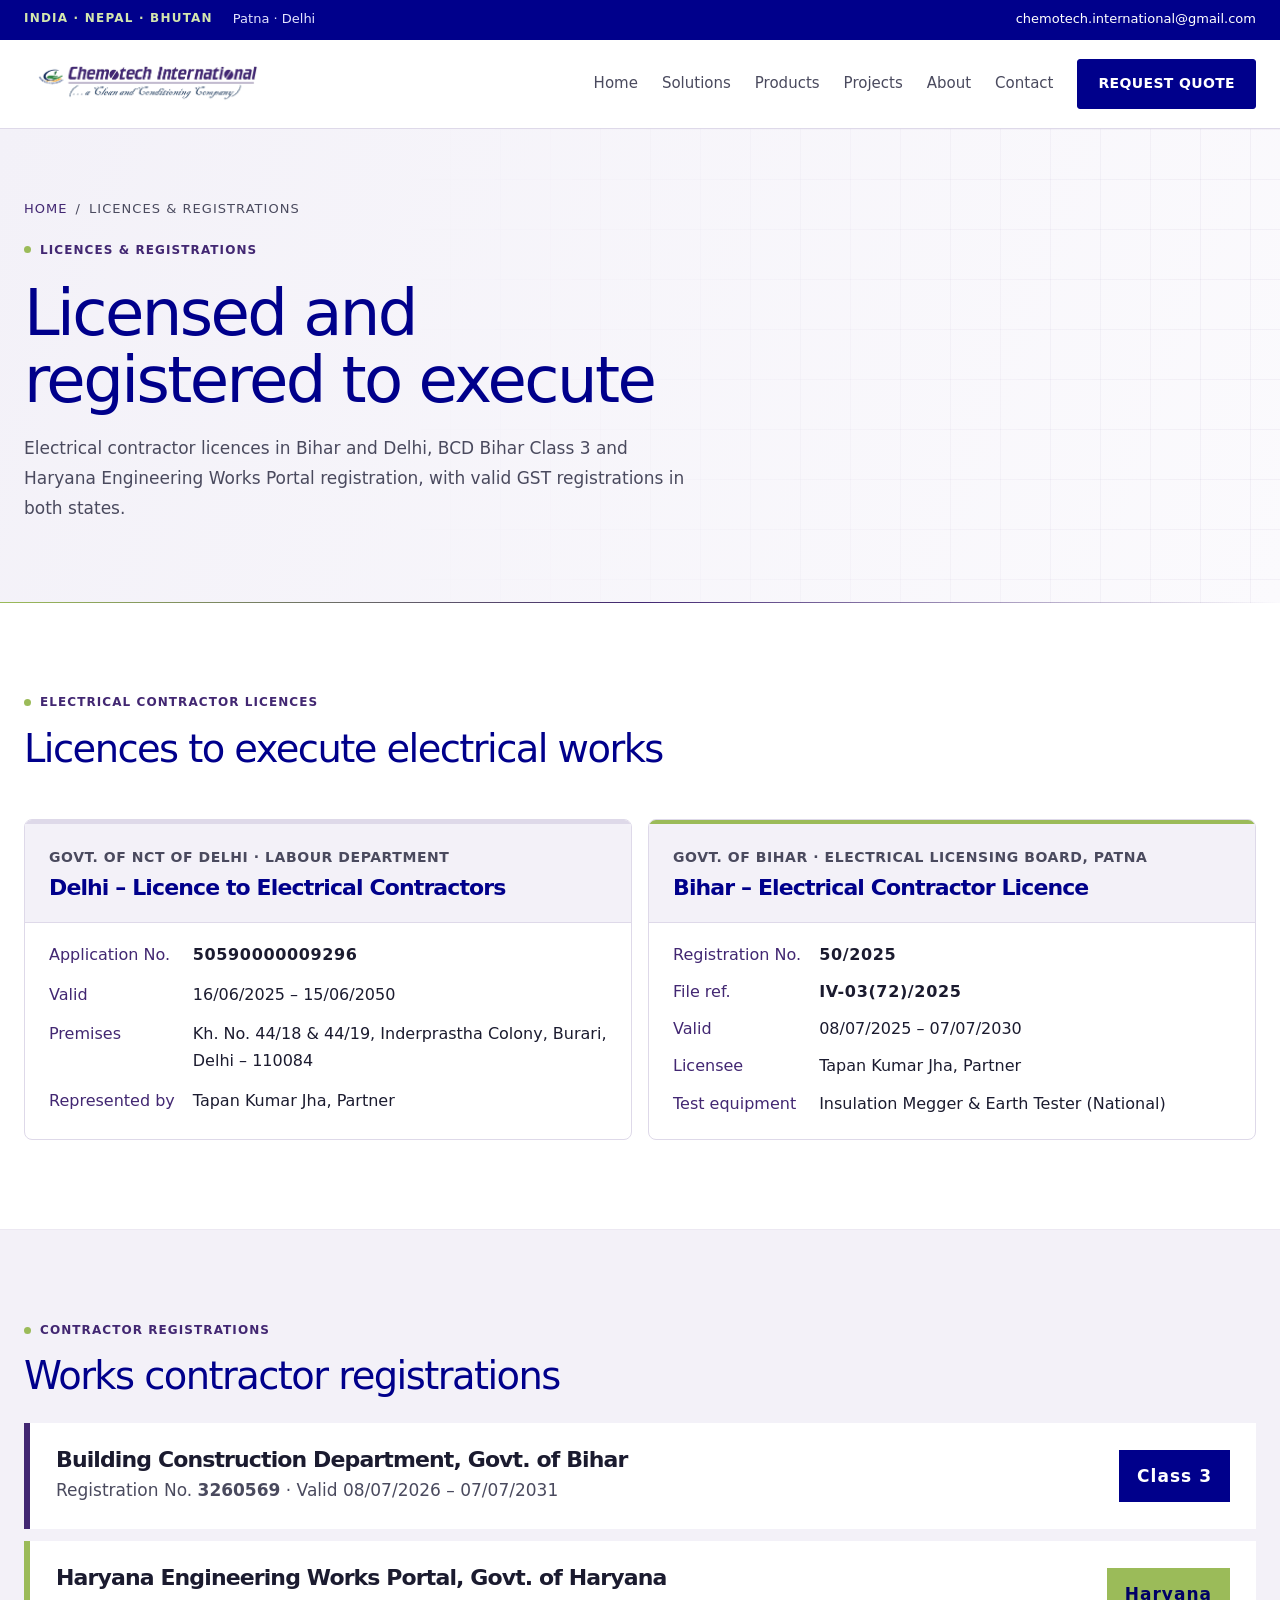
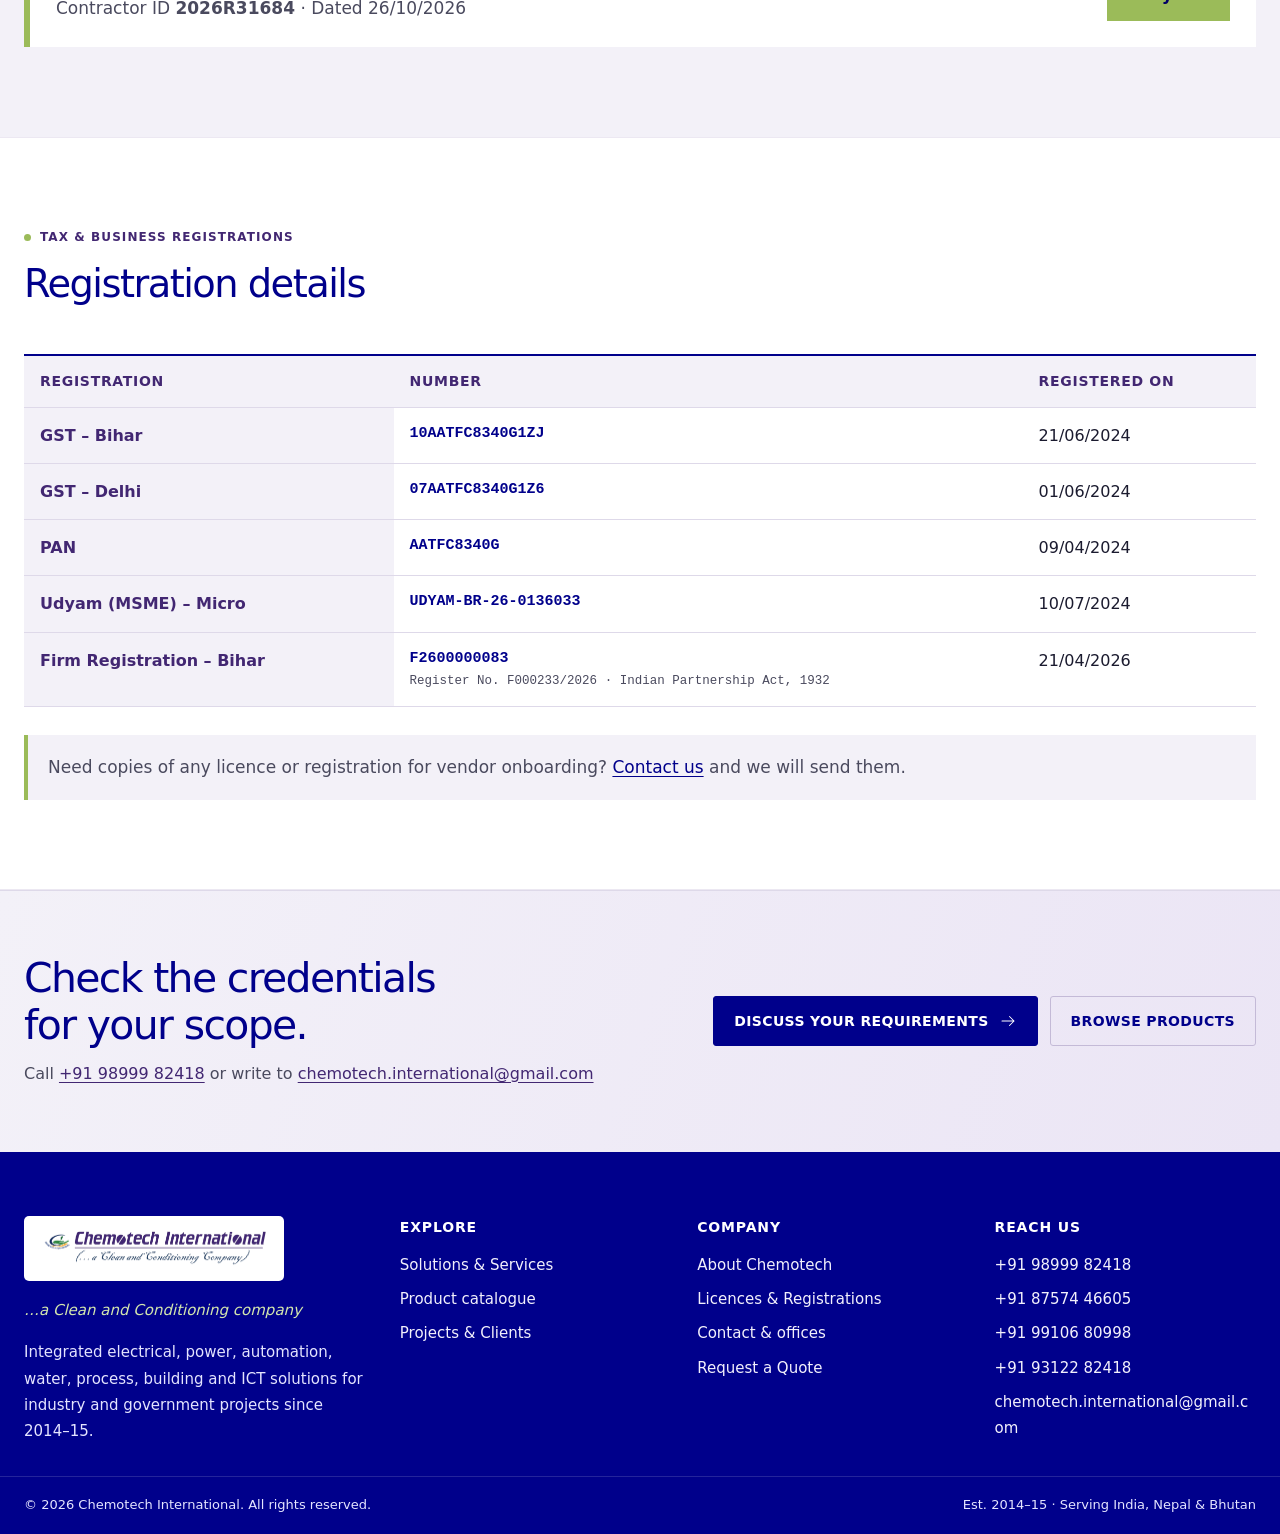
<file: certifications.html>
<!doctype html>
<html lang="en">
<head>
<meta charset="utf-8">
<meta name="viewport" content="width=device-width, initial-scale=1, viewport-fit=cover">
<title>Licences & Registrations · Chemotech International</title>
<meta name="description" content="Chemotech International licences and registrations: Delhi and Bihar electrical contractor licences, BCD Bihar Class 3, Haryana Engineering Works Portal, GST, PAN, Udyam MSME and firm registration.">
<meta name="theme-color" content="#00008B">
<meta property="og:title" content="Licences & Registrations · Chemotech International">
<meta property="og:description" content="Chemotech International licences and registrations: Delhi and Bihar electrical contractor licences, BCD Bihar Class 3, Haryana Engineering Works Portal, GST, PAN, Udyam MSME and firm registration.">
<meta property="og:type" content="website">
<meta property="og:image" content="assets/img/chemotech-logo.png">
<link rel="icon" type="image/png" href="favicon.png">
<link rel="stylesheet" href="assets/css/style.css">
<link rel="stylesheet" href="assets/css/modern.css">
<link rel="stylesheet" href="assets/css/immersive.css?v=63767099c9cc">
<link rel="stylesheet" href="assets/css/profile.css?v=b8390f9fc562">
</head>
<body>
<a class="skip-link" href="#main">Skip to content</a>
<div class="topbar">
  <div class="wrap">
    <div class="topbar__group">
      <span class="topbar__countries">INDIA · NEPAL · BHUTAN</span>
      <span class="topbar__hide-sm">Patna · Delhi</span>
    </div>
    <div class="topbar__group">
      <a href="mailto:chemotech.international@gmail.com">chemotech.international@gmail.com</a>
    </div>
  </div>
</div>
<header class="site-header">
  <div class="wrap">
    <a class="brand" href="index.html" aria-label="Chemotech International, home">
      <img src="assets/img/chemotech-logo.png" width="1820" height="300" alt="Chemotech International – a Clean and Conditioning Company">
    </a>
    <button class="menu-toggle" type="button" aria-expanded="false" aria-controls="site-nav" aria-label="Open menu">
      <svg viewBox="0 0 24 24" fill="none" stroke="currentColor" stroke-width="2" aria-hidden="true"><path d="M3 6h18M3 12h18M3 18h12"/></svg>
    </button>
    <nav class="nav" id="site-nav" aria-label="Main">
      <a href="index.html">Home</a><a href="solutions.html">Solutions</a><a href="products.html">Products</a><a href="projects.html">Projects</a><a href="about.html">About</a><a href="contact.html">Contact</a><a class="btn" href="quote.html">Request Quote</a>
    </nav>
  </div>
</header>
<main id="main">

<section class="page-hero on-navy">
  <div class="wrap">
    <div class="crumbs"><a href="index.html">Home</a><span aria-hidden="true">/</span><span>Licences & Registrations</span></div>
    <span class="tag">Licences &amp; registrations</span>
    <h1>Licensed and registered to execute</h1>
    <p>Electrical contractor licences in Bihar and Delhi, BCD Bihar Class 3 and Haryana Engineering Works Portal registration, with valid GST registrations in both states.</p>
  </div>
  <div class="page-hero__rule"></div>
</section>

<section class="section">
  <div class="wrap">
    <div class="section-head">
      <span class="tag">Electrical contractor licences</span>
      <h2>Licences to execute electrical works</h2>
    </div>
    <div class="lic-cards">
      <article class="lic">
        <header><small>Govt. of NCT of Delhi · Labour Department</small><h3>Delhi – Licence to Electrical Contractors</h3></header>
        <dl>
          <dt>Application No.</dt><dd class="mono">50590000009296</dd>
          <dt>Valid</dt><dd>16/06/2025 – 15/06/2050</dd>
          <dt>Premises</dt><dd>Kh. No. 44/18 &amp; 44/19, Inderprastha Colony, Burari, Delhi – 110084</dd>
          <dt>Represented by</dt><dd>Tapan Kumar Jha, Partner</dd>
        </dl>
      </article>
      <article class="lic">
        <header><small>Govt. of Bihar · Electrical Licensing Board, Patna</small><h3>Bihar – Electrical Contractor Licence</h3></header>
        <dl>
          <dt>Registration No.</dt><dd class="mono">50/2025</dd>
          <dt>File ref.</dt><dd class="mono">IV-03(72)/2025</dd>
          <dt>Valid</dt><dd>08/07/2025 – 07/07/2030</dd>
          <dt>Licensee</dt><dd>Tapan Kumar Jha, Partner</dd>
          <dt>Test equipment</dt><dd>Insulation Megger &amp; Earth Tester (National)</dd>
        </dl>
      </article>
    </div>
  </div>
</section>

<section class="section section--tight section--wash">
  <div class="wrap">
    <div class="section-head" style="margin-bottom:24px">
      <span class="tag">Contractor registrations</span>
      <h2>Works contractor registrations</h2>
    </div>
    <div class="stack" style="gap:12px">
      <div class="reg-banner" style="background:var(--paper)">
        <div><h3>Building Construction Department, Govt. of Bihar</h3><p>Registration No. <b>3260569</b> · Valid 08/07/2026 – 07/07/2031</p></div>
        <span class="class">Class 3</span>
      </div>
      <div class="reg-banner" style="background:var(--paper);border-left-color:var(--green)">
        <div><h3>Haryana Engineering Works Portal, Govt. of Haryana</h3><p>Contractor ID <b>2026R31684</b> · Dated 26/10/2026</p></div>
        <span class="class" style="background:var(--green);color:var(--navy-deep)">Haryana</span>
      </div>
    </div>
  </div>
</section>

<section class="section">
  <div class="wrap">
    <div class="section-head">
      <span class="tag">Tax &amp; business registrations</span>
      <h2>Registration details</h2>
    </div>
    <div class="table-wrap" tabindex="0" role="region" aria-label="Registration details table">
      <table class="data">
        <thead><tr><th scope="col">Registration</th><th scope="col">Number</th><th scope="col">Registered on</th></tr></thead>
        <tbody>
          <tr><th scope="row">GST – Bihar</th><td class="mono">10AATFC8340G1ZJ</td><td>21/06/2024</td></tr>
          <tr><th scope="row">GST – Delhi</th><td class="mono">07AATFC8340G1Z6</td><td>01/06/2024</td></tr>
          <tr><th scope="row">PAN</th><td class="mono">AATFC8340G</td><td>09/04/2024</td></tr>
          <tr><th scope="row">Udyam (MSME) – Micro</th><td class="mono">UDYAM-BR-26-0136033</td><td>10/07/2024</td></tr>
          <tr><th scope="row">Firm Registration – Bihar</th><td class="mono">F2600000083<small>Register No. F000233/2026 · Indian Partnership Act, 1932</small></td><td>21/04/2026</td></tr>
        </tbody>
      </table>
    </div>
    <div class="note mt-md">Need copies of any licence or registration for vendor onboarding? <a href="contact.html">Contact us</a> and we will send them.</div>
  </div>
</section>
<section class="cta on-navy">
  <div class="wrap">
    <div>
      <h2>Check the credentials for your scope.</h2>
      <p>Call <a href="tel:+919899982418">+91 98999 82418</a> or write to <a href="mailto:chemotech.international@gmail.com">chemotech.international@gmail.com</a></p>
    </div>
    <div class="btn-row">
      <a class="btn btn--green" href="contact.html">Discuss your requirements <svg class="arrow arrow--right" width="18" height="18" viewBox="0 0 24 24" fill="none" stroke="currentColor" stroke-width="1.35" stroke-linecap="round" stroke-linejoin="round" aria-hidden="true" focusable="false"><path d="M4 12h16m-6-6 6 6-6 6"/></svg></a>
      <a class="btn btn--line-light" href="products.html">Browse products</a>
    </div>
  </div>
</section>
</main>
<footer class="site-footer">
  <div class="wrap">
    <div class="footer-top">
      <div class="footer-brand">
        <div class="logo-tile"><img src="assets/img/chemotech-logo.png" width="1820" height="300" alt="Chemotech International" loading="lazy"></div>
        <p class="tagline">…a Clean and Conditioning company</p>
        <p>Integrated electrical, power, automation, water, process, building and ICT solutions for industry and government projects since 2014–15.</p>
      </div>
      <div>
        <h4>Explore</h4>
        <ul><li><a href="solutions.html">Solutions &amp; Services</a></li><li><a href="products.html">Product catalogue</a></li><li><a href="projects.html">Projects &amp; Clients</a></li></ul>
      </div>
      <div>
        <h4>Company</h4>
        <ul><li><a href="about.html">About Chemotech</a></li><li><a href="certifications.html">Licences &amp; Registrations</a></li><li><a href="contact.html">Contact &amp; offices</a></li><li><a href="quote.html">Request a Quote</a></li></ul>
      </div>
      <div>
        <h4>Reach us</h4>
        <ul>
          <li><a href="tel:+919899982418">+91 98999 82418</a></li><li><a href="tel:+918757446605">+91 87574 46605</a></li><li><a href="tel:+919910680998">+91 99106 80998</a></li><li><a href="tel:+919312282418">+91 93122 82418</a></li>
          <li><a href="mailto:chemotech.international@gmail.com">chemotech.international@gmail.com</a></li>

        </ul>
      </div>
    </div>
  </div>
  <div class="wrap footer-bottom">
    <span>© <span data-year>2026</span> Chemotech International. All rights reserved.</span>
    <span>Est. 2014–15 · Serving India, Nepal &amp; Bhutan</span>
  </div>
</footer>
<script src="assets/js/main.js?v=593b8d75161b"></script>

</body>
</html>
</file>
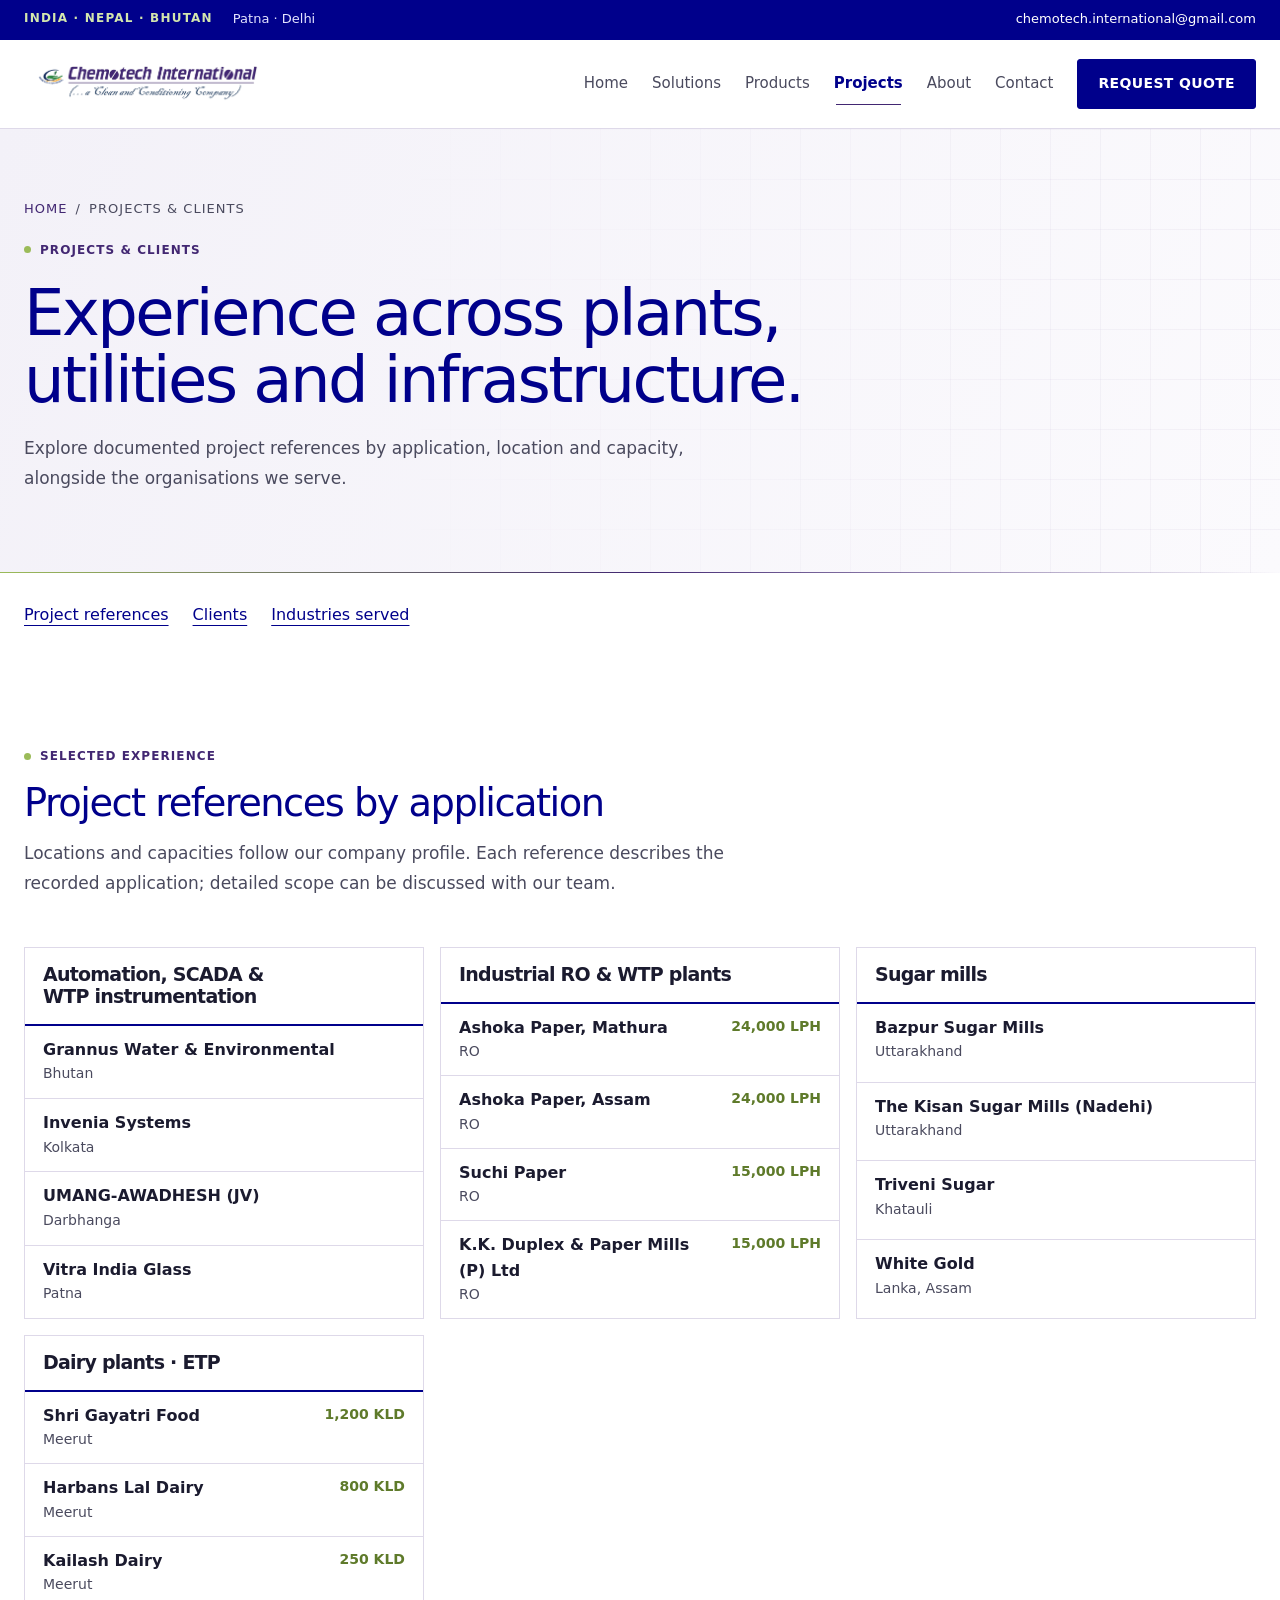
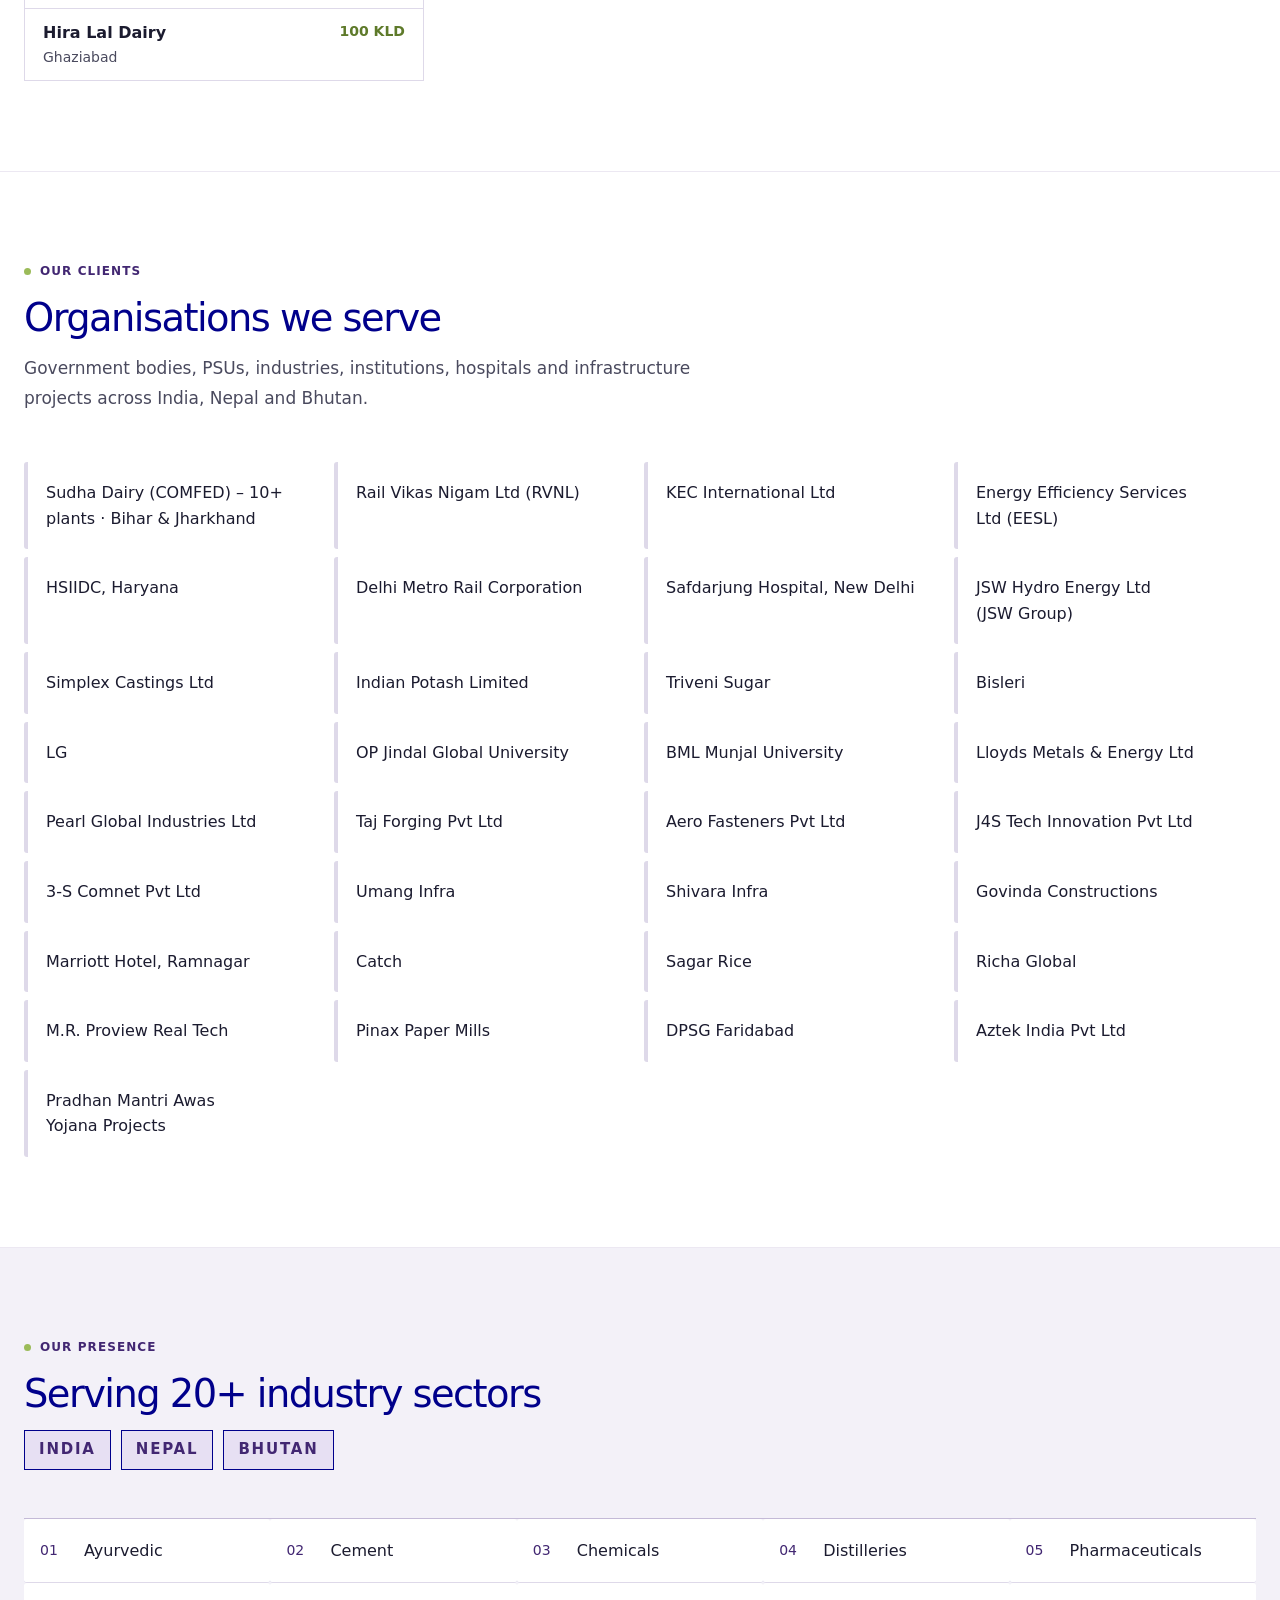
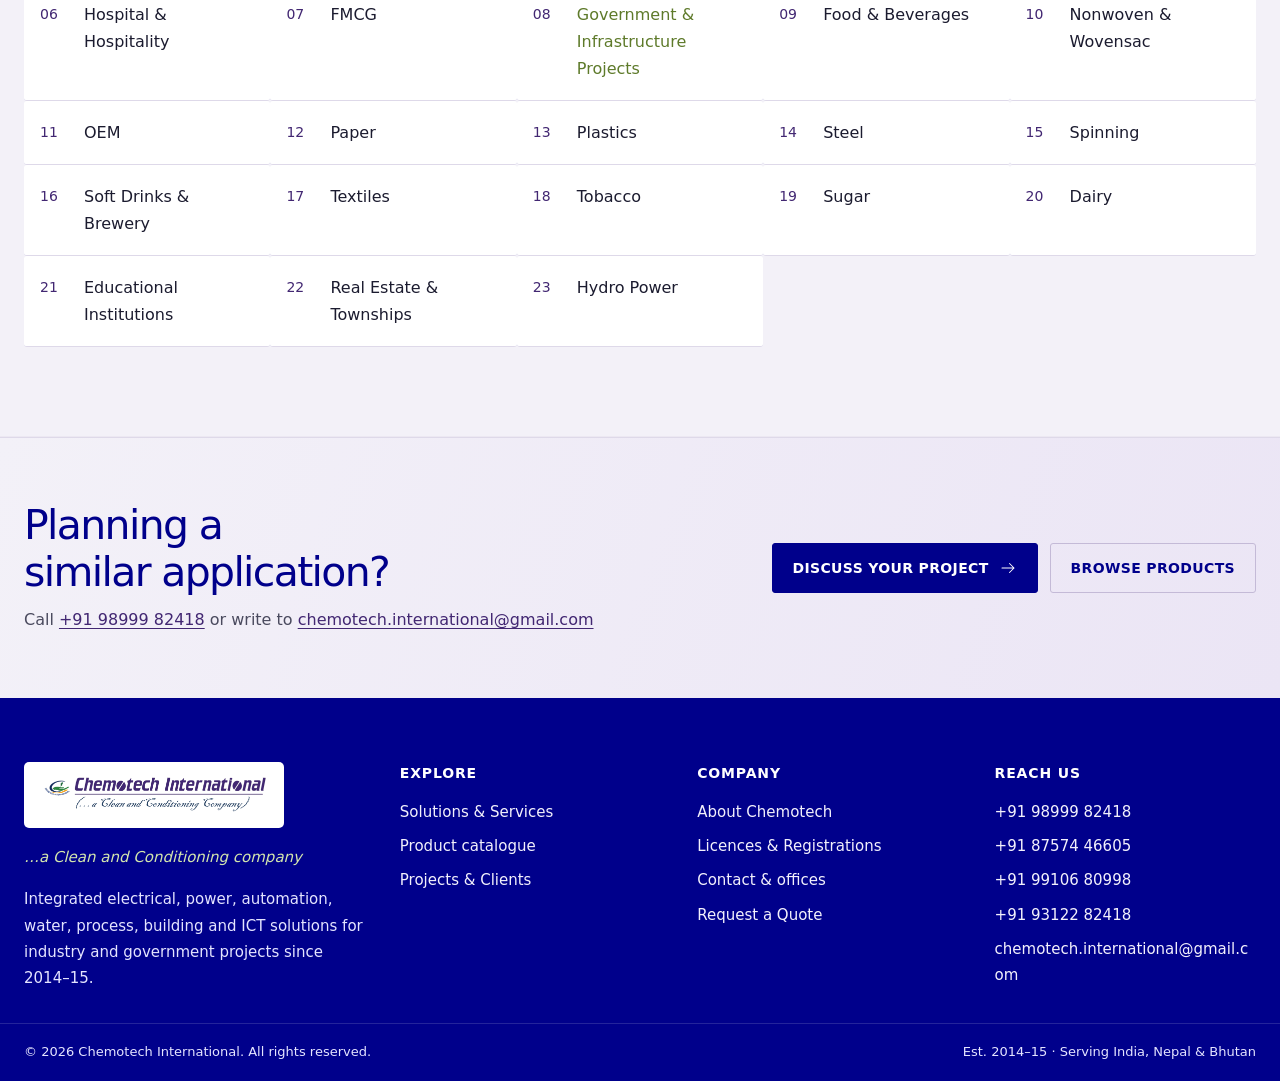
<file: company-profile.html>
<!doctype html><html lang="en"><head><meta charset="utf-8"><meta name="viewport" content="width=device-width, initial-scale=1"><meta http-equiv="refresh" content="0;url=projects.html"><title>Company information · Chemotech International</title><script>var h=location.hash;location.replace((h==="#partners"?"solutions.html#partners":h==="#company-details"?"about.html#company-details":"projects.html"+h));</script></head><body><p>Continue to <a href="projects.html">Projects &amp; Clients</a> or <a href="about.html#company-details">company information</a>.</p></body></html>
</file>
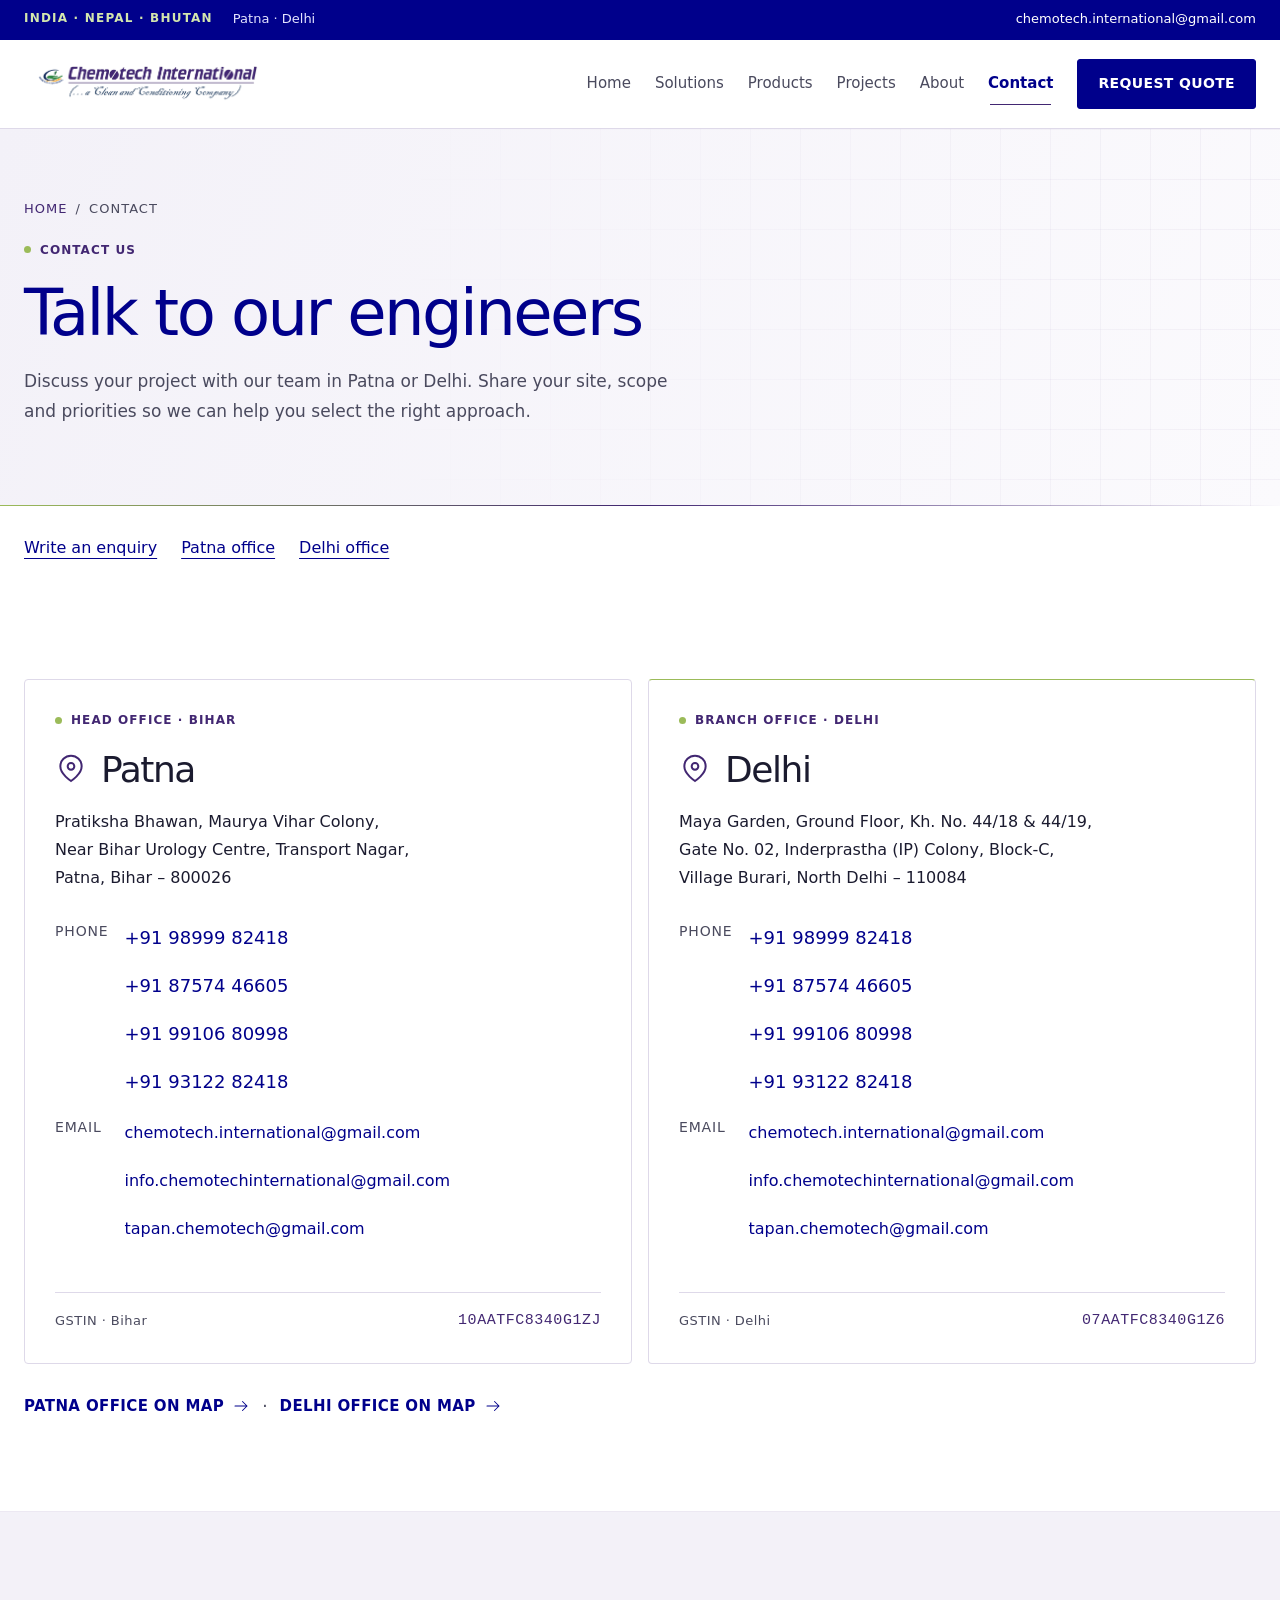
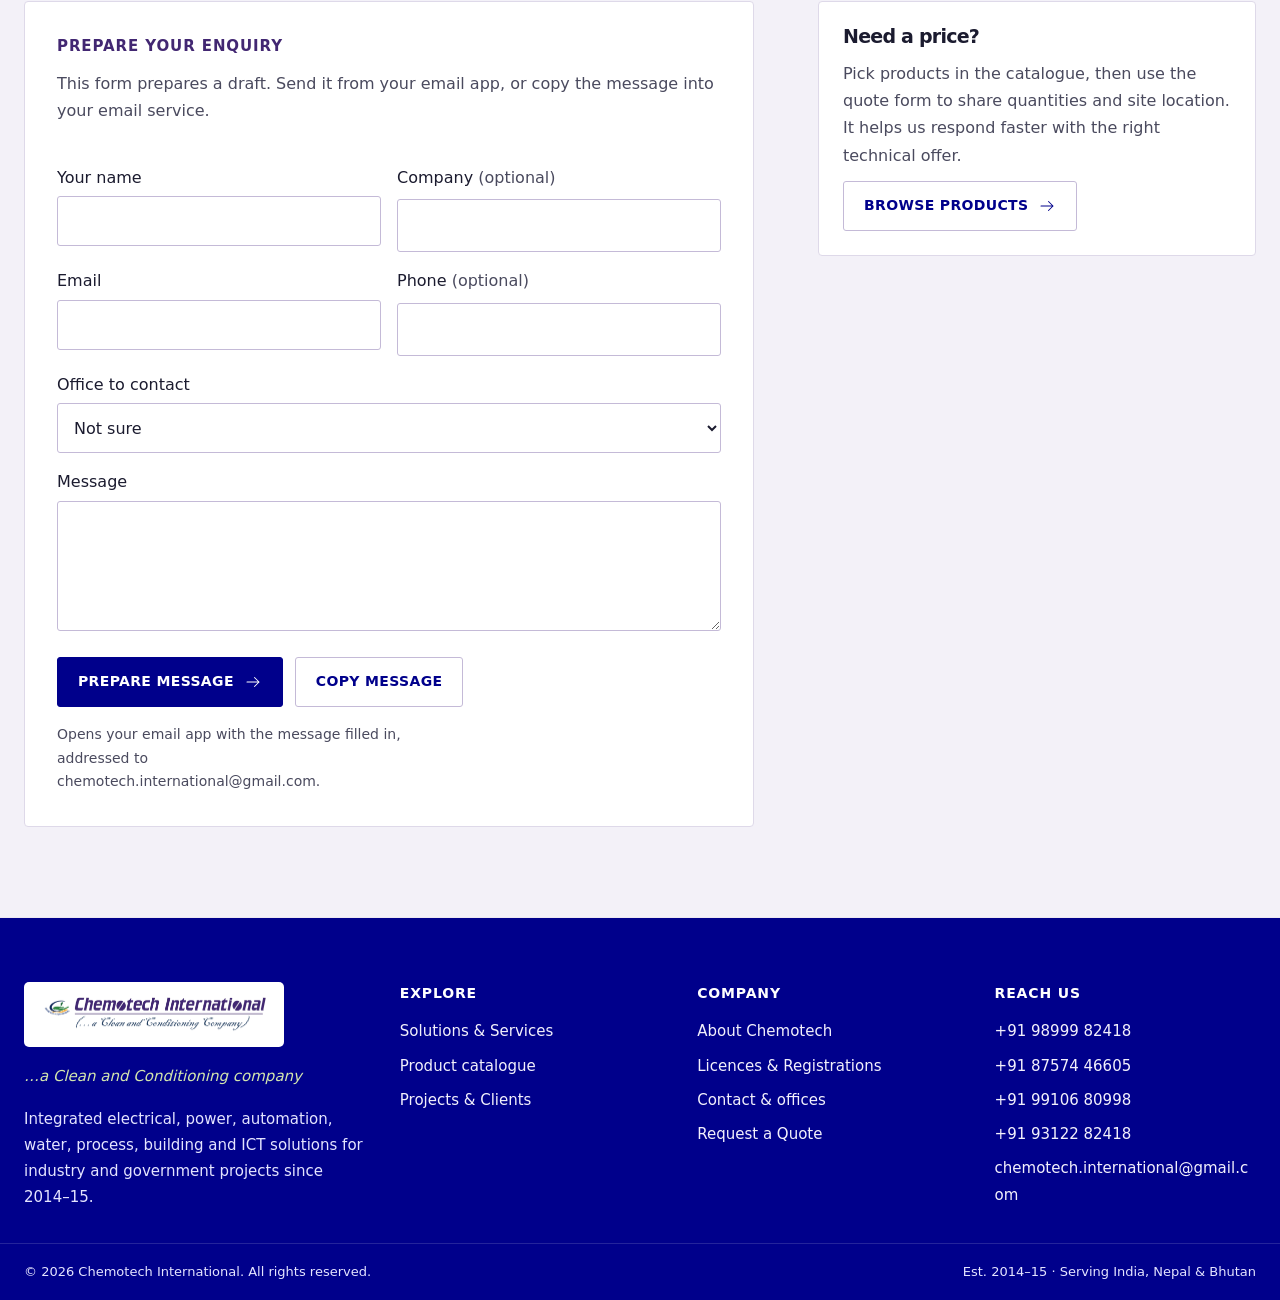
<file: contact.html>
<!doctype html>
<html lang="en">
<head>
<meta charset="utf-8">
<meta name="viewport" content="width=device-width, initial-scale=1, viewport-fit=cover">
<title>Contact · Chemotech International</title>
<meta name="description" content="Contact Chemotech International: head office in Patna, Bihar and branch office in Burari, Delhi. Phone +91 98999 82418, chemotech.international@gmail.com.">
<meta name="theme-color" content="#00008B">
<meta property="og:title" content="Contact · Chemotech International">
<meta property="og:description" content="Contact Chemotech International: head office in Patna, Bihar and branch office in Burari, Delhi. Phone +91 98999 82418, chemotech.international@gmail.com.">
<meta property="og:type" content="website">
<meta property="og:image" content="assets/img/chemotech-logo.png">
<link rel="icon" type="image/png" href="favicon.png">
<link rel="stylesheet" href="assets/css/style.css">
<link rel="stylesheet" href="assets/css/modern.css">
<link rel="stylesheet" href="assets/css/immersive.css?v=63767099c9cc">
<link rel="stylesheet" href="assets/css/profile.css?v=b8390f9fc562">
</head>
<body>
<a class="skip-link" href="#main">Skip to content</a>
<div class="topbar">
  <div class="wrap">
    <div class="topbar__group">
      <span class="topbar__countries">INDIA · NEPAL · BHUTAN</span>
      <span class="topbar__hide-sm">Patna · Delhi</span>
    </div>
    <div class="topbar__group">
      <a href="mailto:chemotech.international@gmail.com">chemotech.international@gmail.com</a>
    </div>
  </div>
</div>
<header class="site-header">
  <div class="wrap">
    <a class="brand" href="index.html" aria-label="Chemotech International, home">
      <img src="assets/img/chemotech-logo.png" width="1820" height="300" alt="Chemotech International – a Clean and Conditioning Company">
    </a>
    <button class="menu-toggle" type="button" aria-expanded="false" aria-controls="site-nav" aria-label="Open menu">
      <svg viewBox="0 0 24 24" fill="none" stroke="currentColor" stroke-width="2" aria-hidden="true"><path d="M3 6h18M3 12h18M3 18h12"/></svg>
    </button>
    <nav class="nav" id="site-nav" aria-label="Main">
      <a href="index.html">Home</a><a href="solutions.html">Solutions</a><a href="products.html">Products</a><a href="projects.html">Projects</a><a href="about.html">About</a><a href="contact.html" aria-current="page">Contact</a><a class="btn" href="quote.html">Request Quote</a>
    </nav>
  </div>
</header>
<main id="main">

<section class="page-hero on-navy">
  <div class="wrap">
    <div class="crumbs"><a href="index.html">Home</a><span aria-hidden="true">/</span><span>Contact</span></div>
    <span class="tag">Contact us</span>
    <h1>Talk to our engineers</h1>
    <p>Discuss your project with our team in Patna or Delhi. Share your site, scope and priorities so we can help you select the right approach.</p>
  </div>
  <div class="page-hero__rule"></div>
</section>
<nav class="section-nav wrap" aria-label="Contact options"><a href="#enquiry">Write an enquiry</a><a href="#office-patna">Patna office</a><a href="#office-delhi">Delhi office</a></nav>

<section class="section">
  <div class="wrap">
    <div class="offices">
      <article class="office" id="office-patna">
        <span class="tag">Head office · Bihar</span>
        <div class="office-heading"><svg class="vicon" viewBox="0 0 24 24" fill="none" stroke="currentColor" stroke-width="1.5" stroke-linecap="square" aria-hidden="true"><path d="M20 10c0 6-8 11-8 11S4 16 4 10a8 8 0 1 1 16 0z"/><circle cx="12" cy="10" r="2.5"/></svg><h3>Patna</h3></div>
        <address>Pratiksha Bhawan, Maurya Vihar Colony,<br>Near Bihar Urology Centre, Transport Nagar,<br>Patna, Bihar – 800026</address>
        <dl>
          <dt>Phone</dt><dd><ul class="contact-methods"><li><a href="tel:+919899982418">+91 98999 82418</a></li><li><a href="tel:+918757446605">+91 87574 46605</a></li><li><a href="tel:+919910680998">+91 99106 80998</a></li><li><a href="tel:+919312282418">+91 93122 82418</a></li></ul></dd>
          <dt>Email</dt><dd><ul class="contact-methods"><li><a href="mailto:chemotech.international@gmail.com">chemotech.international<wbr>@gmail.com</a></li><li><a href="mailto:info.chemotechinternational@gmail.com">info.chemotechinternational<wbr>@gmail.com</a></li><li><a href="mailto:tapan.chemotech@gmail.com">tapan.chemotech<wbr>@gmail.com</a></li></ul></dd>
        </dl>
        <div class="gstin"><span class="gstin__label">GSTIN · Bihar</span><span class="gstin__number">10AATFC8340G1ZJ</span></div>
      </article>
      <article class="office" id="office-delhi">
        <span class="tag">Branch office · Delhi</span>
        <div class="office-heading"><svg class="vicon" viewBox="0 0 24 24" fill="none" stroke="currentColor" stroke-width="1.5" stroke-linecap="square" aria-hidden="true"><path d="M20 10c0 6-8 11-8 11S4 16 4 10a8 8 0 1 1 16 0z"/><circle cx="12" cy="10" r="2.5"/></svg><h3>Delhi</h3></div>
        <address>Maya Garden, Ground Floor, Kh. No. 44/18 &amp; 44/19,<br>Gate No. 02, Inderprastha (IP) Colony, Block-C,<br>Village Burari, North Delhi – 110084</address>
        <dl>
          <dt>Phone</dt><dd><ul class="contact-methods"><li><a href="tel:+919899982418">+91 98999 82418</a></li><li><a href="tel:+918757446605">+91 87574 46605</a></li><li><a href="tel:+919910680998">+91 99106 80998</a></li><li><a href="tel:+919312282418">+91 93122 82418</a></li></ul></dd>
          <dt>Email</dt><dd><ul class="contact-methods"><li><a href="mailto:chemotech.international@gmail.com">chemotech.international<wbr>@gmail.com</a></li><li><a href="mailto:info.chemotechinternational@gmail.com">info.chemotechinternational<wbr>@gmail.com</a></li><li><a href="mailto:tapan.chemotech@gmail.com">tapan.chemotech<wbr>@gmail.com</a></li></ul></dd>
        </dl>
        <div class="gstin"><span class="gstin__label">GSTIN · Delhi</span><span class="gstin__number">07AATFC8340G1Z6</span></div>
      </article>
    </div>
    <div class="btn-row mt-md">
      <a class="text-link" href="https://www.google.com/maps/search/?api=1&amp;query=Pratiksha+Bhawan+Maurya+Vihar+Colony+Transport+Nagar+Patna+800026" target="_blank" rel="noopener">Patna office on map <svg class="arrow arrow--right" width="18" height="18" viewBox="0 0 24 24" fill="none" stroke="currentColor" stroke-width="1.35" stroke-linecap="round" stroke-linejoin="round" aria-hidden="true" focusable="false"><path d="M4 12h16m-6-6 6 6-6 6"/></svg></a>
      <span aria-hidden="true" class="muted">·</span>
      <a class="text-link" href="https://www.google.com/maps/search/?api=1&amp;query=Inderprastha+Colony+Burari+Delhi+110084" target="_blank" rel="noopener">Delhi office on map <svg class="arrow arrow--right" width="18" height="18" viewBox="0 0 24 24" fill="none" stroke="currentColor" stroke-width="1.35" stroke-linecap="round" stroke-linejoin="round" aria-hidden="true" focusable="false"><path d="M4 12h16m-6-6 6 6-6 6"/></svg></a>
    </div>
  </div>
</section>

<section class="section section--wash">
  <div class="wrap form-layout">
    <form class="form" id="enquiry" data-mailto="Website enquiry" data-recipient="chemotech.international@gmail.com" novalidate>
      <fieldset>
        <legend>Prepare your enquiry</legend><p class="form-explainer">This form prepares a draft. Send it from your email app, or copy the message into your email service.</p>
        <div class="row">
          <div class="field"><label for="name">Your name</label><input id="name" name="name" type="text" data-label="Name" required data-msg="Please enter your name." autocomplete="name"><span class="err" data-err-for="name" aria-live="polite"></span></div>
          <div class="field"><label for="company">Company <span class="opt">(optional)</span></label><input id="company" name="company" type="text" data-label="Company" autocomplete="organization"></div>
        </div>
        <div class="row">
          <div class="field"><label for="email">Email</label><input id="email" name="email" type="email" data-label="Email" required data-msg="Please enter a valid email address." autocomplete="email"><span class="err" data-err-for="email" aria-live="polite"></span></div>
          <div class="field"><label for="phone">Phone <span class="opt">(optional)</span></label><input id="phone" name="phone" type="tel" data-label="Phone" autocomplete="tel"></div>
        </div>
        <div class="field">
          <label for="office">Office to contact</label>
          <select id="office" name="office" data-label="Office">
            <option>Not sure</option>
            <option>Head office – Patna</option>
            <option>Delhi office</option>
          </select>
        </div>
        <div class="field"><label for="message">Message</label><textarea id="message" name="message" data-label="Message" required data-msg="Please tell us how we can help." ></textarea><span class="err" data-err-for="message" aria-live="polite"></span></div>
      </fieldset>
      <div class="form-status" role="status" hidden>
        <b>Your email app should now open with the message ready to send.</b>
        Press send there to reach us. If nothing opened, email <a href="mailto:chemotech.international@gmail.com">chemotech.international@gmail.com</a> or call +91 98999 82418.
      </div>
      <div class="form-foot">
        <div class="btn-row form-actions"><button class="btn" type="submit">Prepare message <svg class="arrow arrow--right" width="18" height="18" viewBox="0 0 24 24" fill="none" stroke="currentColor" stroke-width="1.35" stroke-linecap="round" stroke-linejoin="round" aria-hidden="true" focusable="false"><path d="M4 12h16m-6-6 6 6-6 6"/></svg></button><button class="btn btn--ghost" type="button" data-copy-message>Copy message</button></div>
        <small>Opens your email app with the message filled in, addressed to chemotech.international@gmail.com.</small>
      </div>
    </form>
    <aside class="aside">
      <div class="aside-card">
        <h3>Need a price?</h3>
        <p>Pick products in the catalogue, then use the quote form to share quantities and site location. It helps us respond faster with the right technical offer.</p>
        <a class="btn btn--ghost" href="products.html" style="justify-self:start">Browse products <svg class="arrow arrow--right" width="18" height="18" viewBox="0 0 24 24" fill="none" stroke="currentColor" stroke-width="1.35" stroke-linecap="round" stroke-linejoin="round" aria-hidden="true" focusable="false"><path d="M4 12h16m-6-6 6 6-6 6"/></svg></a>
      </div>
    </aside>
  </div>
</section>
</main>
<footer class="site-footer">
  <div class="wrap">
    <div class="footer-top">
      <div class="footer-brand">
        <div class="logo-tile"><img src="assets/img/chemotech-logo.png" width="1820" height="300" alt="Chemotech International" loading="lazy"></div>
        <p class="tagline">…a Clean and Conditioning company</p>
        <p>Integrated electrical, power, automation, water, process, building and ICT solutions for industry and government projects since 2014–15.</p>
      </div>
      <div>
        <h4>Explore</h4>
        <ul><li><a href="solutions.html">Solutions &amp; Services</a></li><li><a href="products.html">Product catalogue</a></li><li><a href="projects.html">Projects &amp; Clients</a></li></ul>
      </div>
      <div>
        <h4>Company</h4>
        <ul><li><a href="about.html">About Chemotech</a></li><li><a href="certifications.html">Licences &amp; Registrations</a></li><li><a href="contact.html">Contact &amp; offices</a></li><li><a href="quote.html">Request a Quote</a></li></ul>
      </div>
      <div>
        <h4>Reach us</h4>
        <ul>
          <li><a href="tel:+919899982418">+91 98999 82418</a></li><li><a href="tel:+918757446605">+91 87574 46605</a></li><li><a href="tel:+919910680998">+91 99106 80998</a></li><li><a href="tel:+919312282418">+91 93122 82418</a></li>
          <li><a href="mailto:chemotech.international@gmail.com">chemotech.international@gmail.com</a></li>

        </ul>
      </div>
    </div>
  </div>
  <div class="wrap footer-bottom">
    <span>© <span data-year>2026</span> Chemotech International. All rights reserved.</span>
    <span>Est. 2014–15 · Serving India, Nepal &amp; Bhutan</span>
  </div>
</footer>
<script src="assets/js/main.js?v=593b8d75161b"></script>

</body>
</html>
</file>
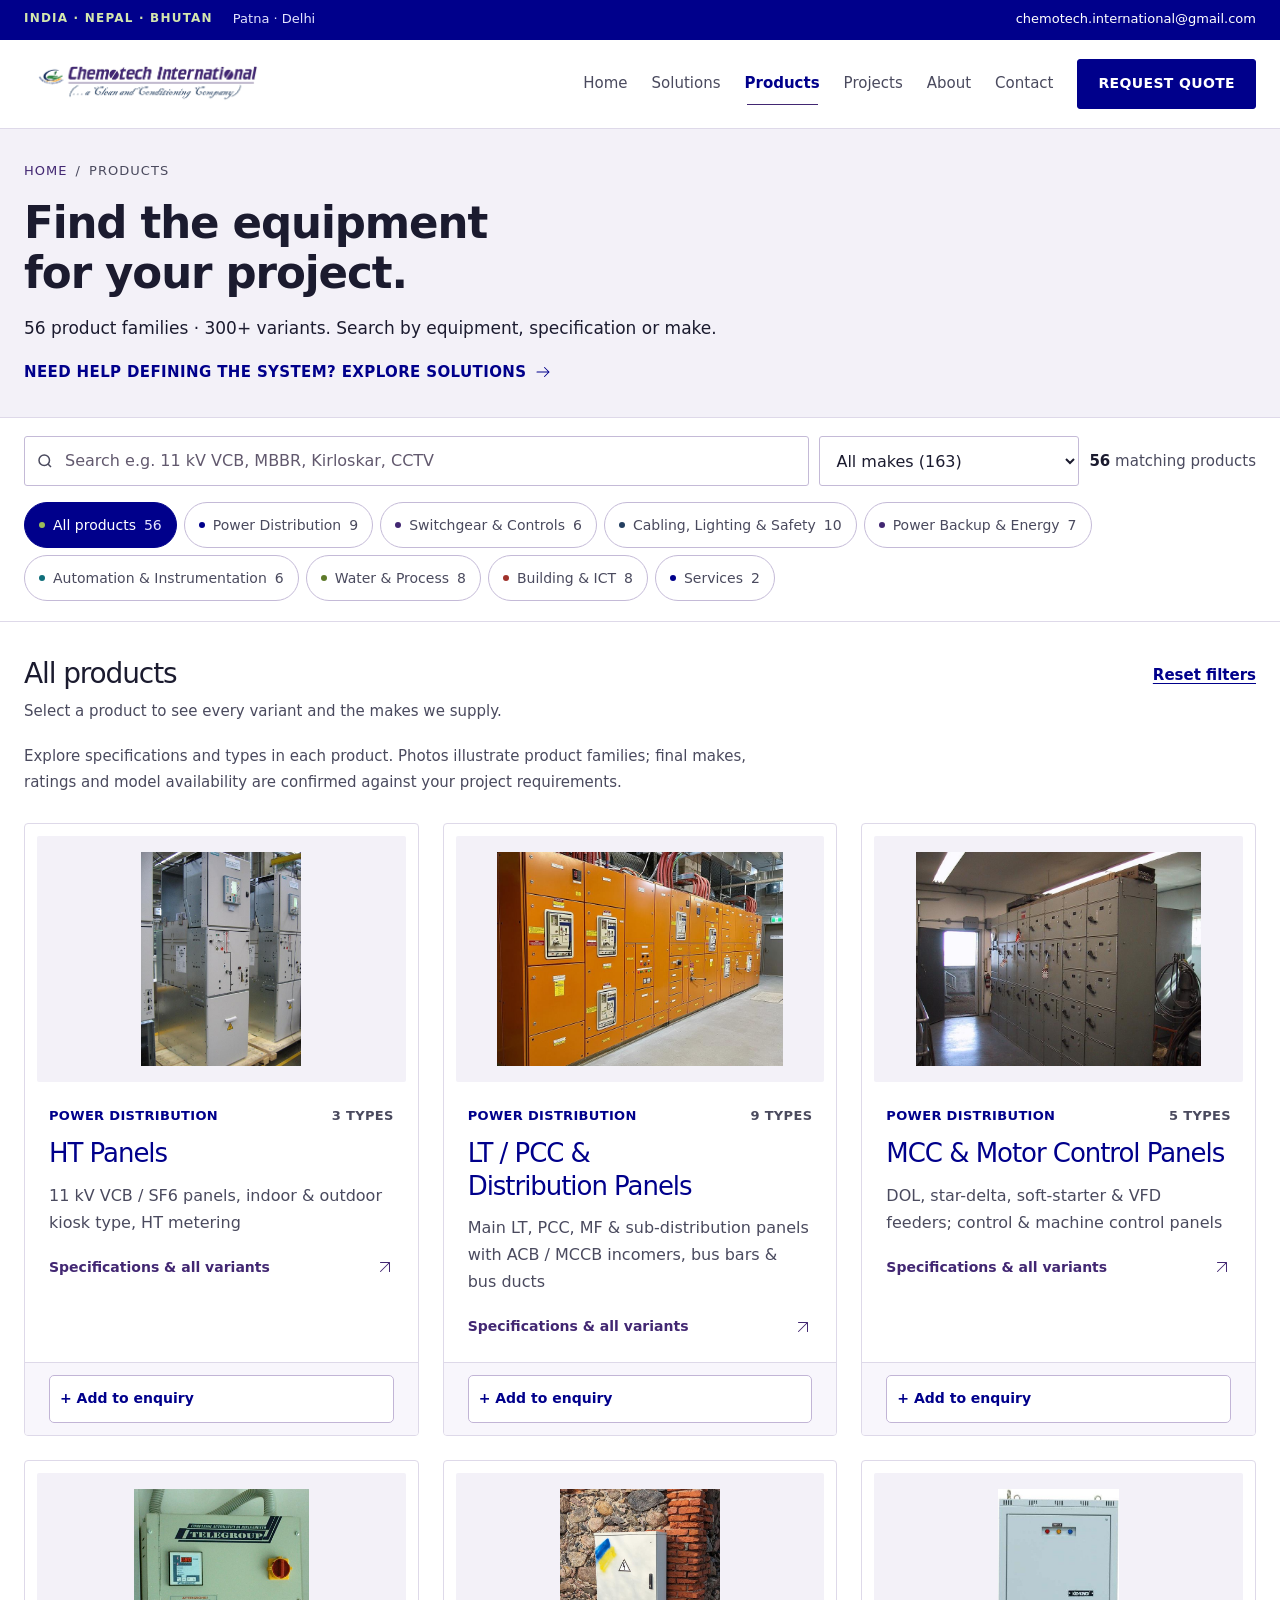
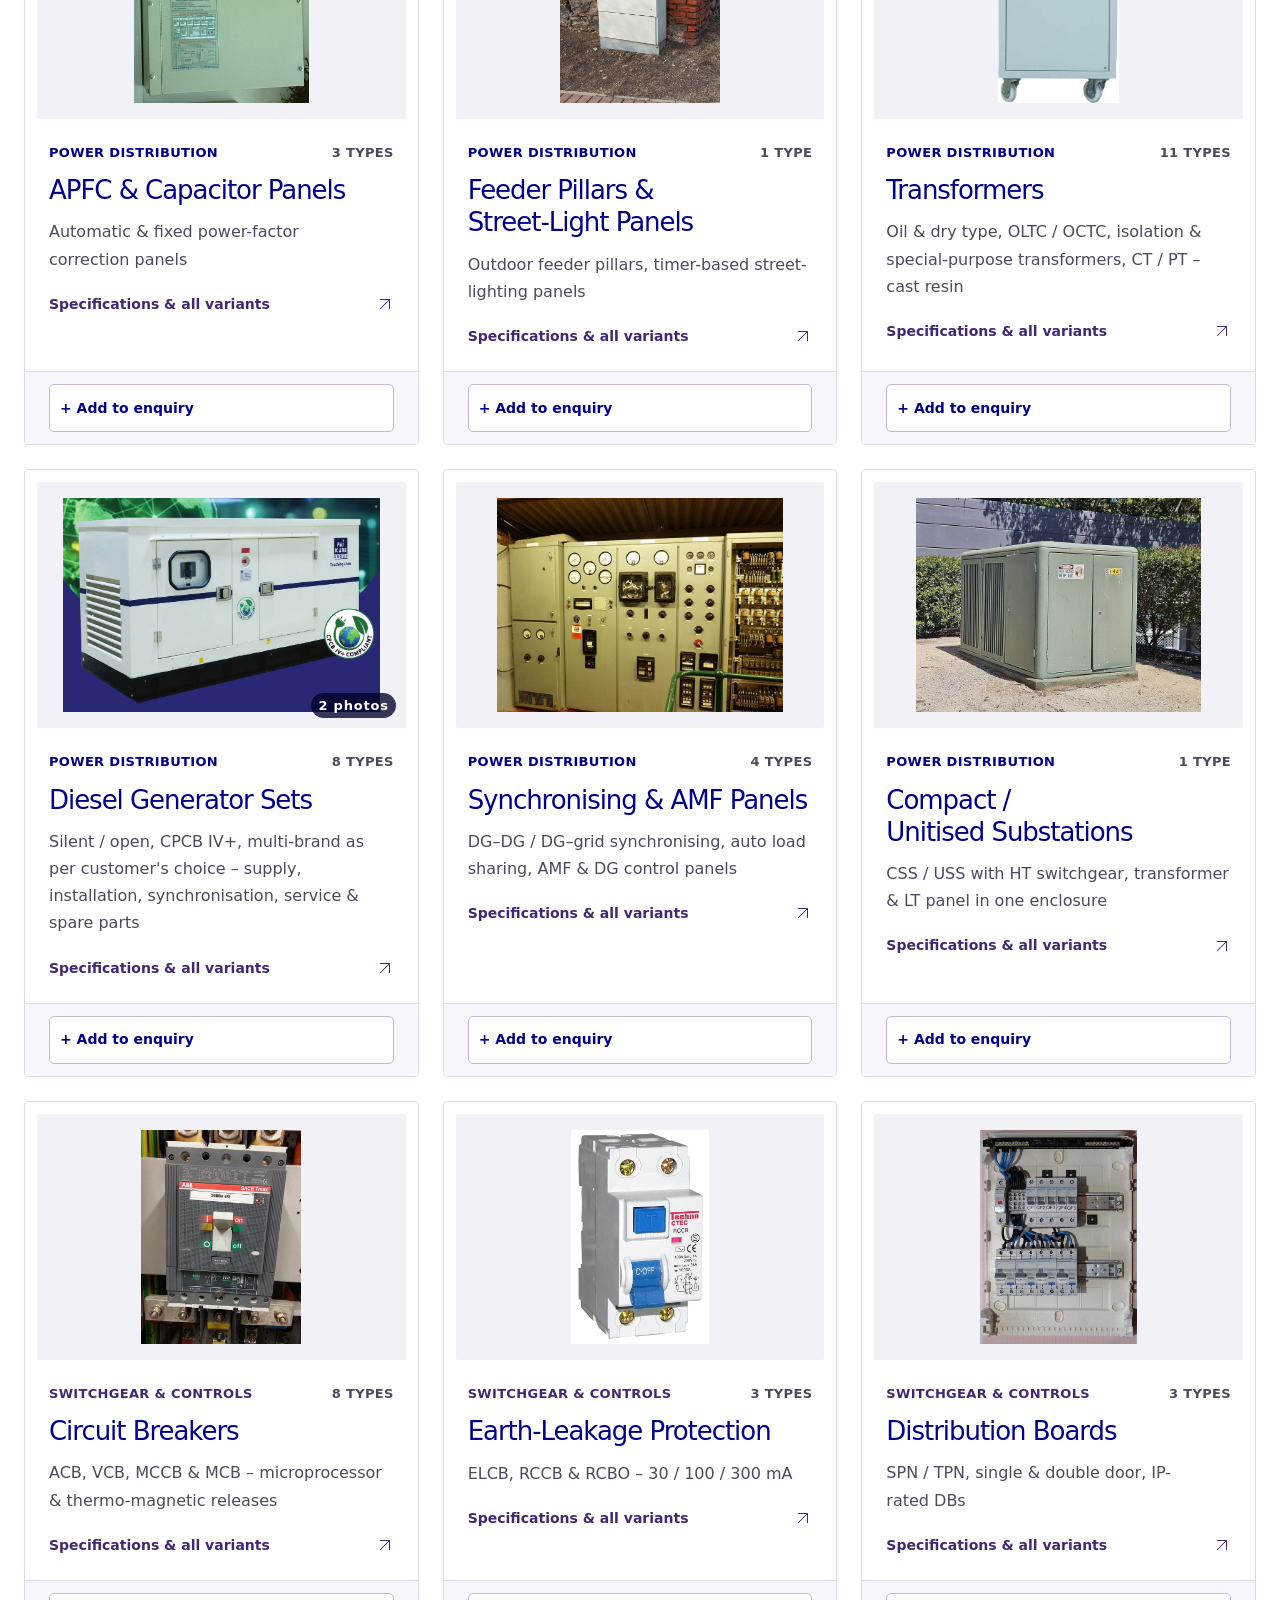
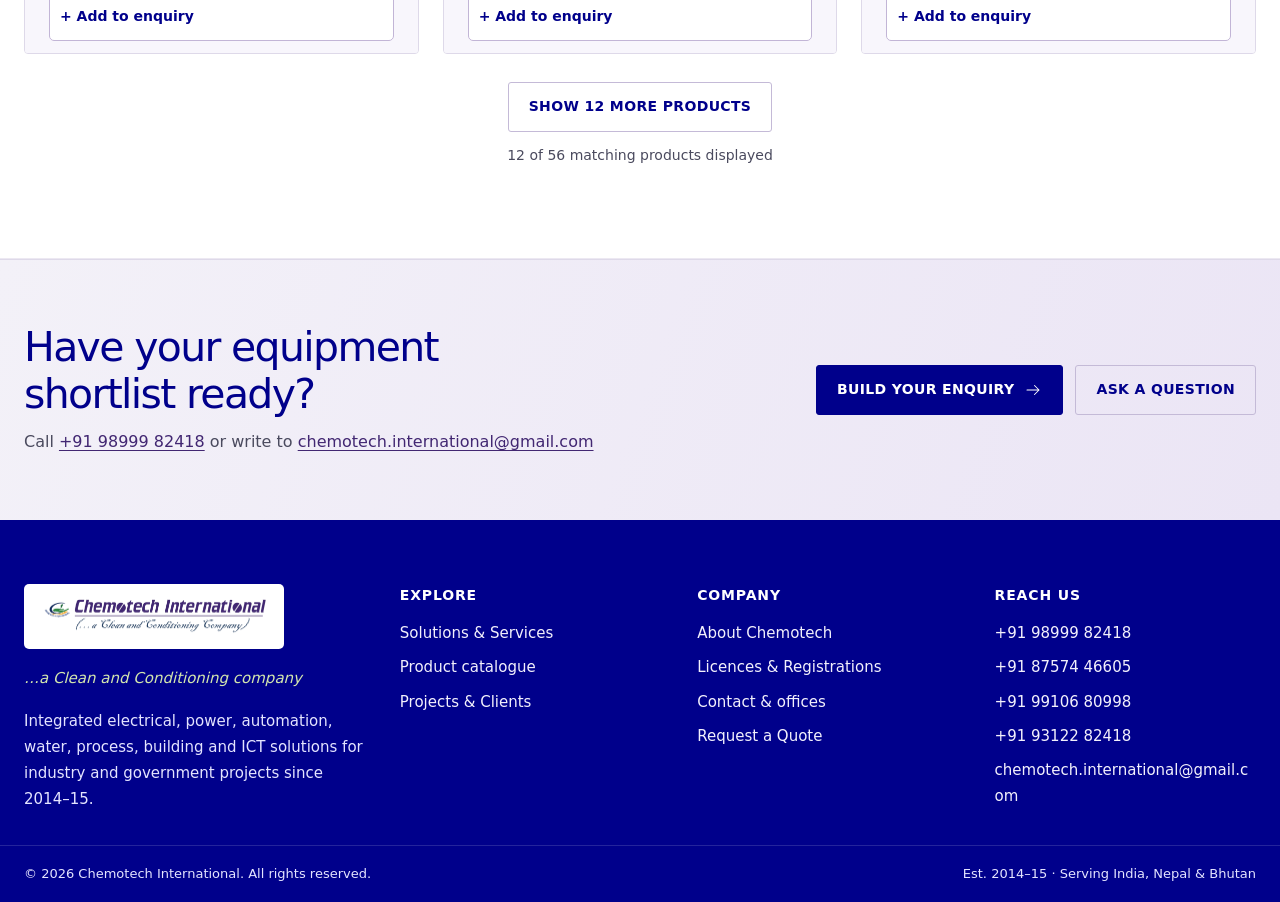
<file: products.html>
<!doctype html>
<html lang="en">
<head>
<meta charset="utf-8">
<meta name="viewport" content="width=device-width, initial-scale=1, viewport-fit=cover">
<title>Our Products · Chemotech International</title>
<meta name="description" content="Chemotech International product catalogue: 56 products and 332 variants across power distribution, switchgear, cabling, power backup, automation, water &amp; process, building &amp; ICT and services.">
<meta name="theme-color" content="#00008B">
<meta property="og:title" content="Our Products · Chemotech International">
<meta property="og:description" content="Chemotech International product catalogue: 56 products and 332 variants across power distribution, switchgear, cabling, power backup, automation, water &amp; process, building &amp; ICT and services.">
<meta property="og:type" content="website">
<meta property="og:image" content="assets/img/chemotech-logo.png">
<link rel="icon" type="image/png" href="favicon.png">
<link rel="stylesheet" href="assets/css/style.css">
<link rel="stylesheet" href="assets/css/modern.css">
<link rel="stylesheet" href="assets/css/immersive.css?v=63767099c9cc">
<link rel="stylesheet" href="assets/css/profile.css?v=b8390f9fc562">
</head>
<body>
<a class="skip-link" href="#main">Skip to content</a>
<div class="topbar">
  <div class="wrap">
    <div class="topbar__group">
      <span class="topbar__countries">INDIA · NEPAL · BHUTAN</span>
      <span class="topbar__hide-sm">Patna · Delhi</span>
    </div>
    <div class="topbar__group">
      <a href="mailto:chemotech.international@gmail.com">chemotech.international@gmail.com</a>
    </div>
  </div>
</div>
<header class="site-header">
  <div class="wrap">
    <a class="brand" href="index.html" aria-label="Chemotech International, home">
      <img src="assets/img/chemotech-logo.png" width="1820" height="300" alt="Chemotech International – a Clean and Conditioning Company">
    </a>
    <button class="menu-toggle" type="button" aria-expanded="false" aria-controls="site-nav" aria-label="Open menu">
      <svg viewBox="0 0 24 24" fill="none" stroke="currentColor" stroke-width="2" aria-hidden="true"><path d="M3 6h18M3 12h18M3 18h12"/></svg>
    </button>
    <nav class="nav" id="site-nav" aria-label="Main">
      <a href="index.html">Home</a><a href="solutions.html">Solutions</a><a href="products.html" aria-current="page">Products</a><a href="projects.html">Projects</a><a href="about.html">About</a><a href="contact.html">Contact</a><a class="btn" href="quote.html">Request Quote</a>
    </nav>
  </div>
</header>
<main id="main">

<section class="catalogue-hero"><div class="wrap"><div class="crumbs"><a href="index.html">Home</a><span aria-hidden="true">/</span><span>Products</span></div><h1>Find the equipment for your project.</h1><p>56 product families · 300+ variants. Search by equipment, specification or make.</p><a class="text-link" href="solutions.html">Need help defining the system? Explore solutions <svg class="arrow arrow--right" width="18" height="18" viewBox="0 0 24 24" fill="none" stroke="currentColor" stroke-width="1.35" stroke-linecap="round" stroke-linejoin="round" aria-hidden="true" focusable="false"><path d="M4 12h16m-6-6 6 6-6 6"/></svg></a></div></section>
<div class="cat-toolbar" role="search" aria-label="Filter products">
  <div class="wrap">
    <div class="cat-row">
      <div class="searchbox">
        <svg viewBox="0 0 24 24" fill="none" stroke="currentColor" stroke-width="2" aria-hidden="true"><circle cx="11" cy="11" r="7"/><path d="M20 20l-4-4"/></svg>
        <label class="visually-hidden" for="cat-search">Search products, variants and makes</label>
        <input id="cat-search" type="search" placeholder="Search e.g. 11 kV VCB, MBBR, Kirloskar, CCTV" autocomplete="off">
      </div>
      <div>
        <label class="visually-hidden" for="cat-make">Filter by make</label>
        <select id="cat-make"><option value="">All makes (163)</option><option value="3M">3M (1)</option><option value="ABB">ABB (13)</option><option value="AE">AE (1)</option><option value="Ahuja">Ahuja (1)</option><option value="Alfa Aerosol">Alfa Aerosol (1)</option><option value="Alpha MHO Enterprises">Alpha MHO Enterprises (6)</option><option value="Amaron">Amaron (3)</option><option value="Anchor">Anchor (2)</option><option value="Anchor (Roma)">Anchor (Roma) (1)</option><option value="APC">APC (1)</option><option value="Atul">Atul (1)</option><option value="Automatic Electric">Automatic Electric (1)</option><option value="Bajaj">Bajaj (3)</option><option value="Baumer">Baumer (2)</option><option value="Bonex">Bonex (2)</option><option value="Bosch">Bosch (2)</option><option value="Brahler">Brahler (1)</option><option value="Bronx">Bronx (1)</option><option value="BVCS">BVCS (7)</option><option value="C&amp;S Electric">C&amp;S Electric (2)</option><option value="Cabot">Cabot (1)</option><option value="Caterpillar">Caterpillar (1)</option><option value="CCL">CCL (1)</option><option value="Ceasefire">Ceasefire (1)</option><option value="Century">Century (1)</option><option value="Chemotech">Chemotech (11)</option><option value="Cisco">Cisco (1)</option><option value="Comet">Comet (1)</option><option value="Connectwell">Connectwell (1)</option><option value="Cooper">Cooper (1)</option><option value="CP Plus">CP Plus (1)</option><option value="Creative">Creative (1)</option><option value="CRI">CRI (1)</option><option value="Crompton Greaves">Crompton Greaves (4)</option><option value="Cummins">Cummins (1)</option><option value="D-Link">D-Link (1)</option><option value="Daikin">Daikin (1)</option><option value="Danfoss">Danfoss (1)</option><option value="Deep Sea">Deep Sea (2)</option><option value="Deep Sea (controllers)">Deep Sea (controllers) (1)</option><option value="DEIF">DEIF (2)</option><option value="DEIF (controllers)">DEIF (controllers) (1)</option><option value="Dell">Dell (1)</option><option value="Delta">Delta (19)</option><option value="Delta Electronics">Delta Electronics (1)</option><option value="Digisol">Digisol (1)</option><option value="Dignus Infra">Dignus Infra (1)</option><option value="Dow">Dow (1)</option><option value="Dow (membranes)">Dow (membranes) (1)</option><option value="Dowells">Dowells (1)</option><option value="Ducati">Ducati (1)</option><option value="Ducati (APFC relays)">Ducati (APFC relays) (1)</option><option value="Dynamic Rack">Dynamic Rack (1)</option><option value="Eaton">Eaton (1)</option><option value="Eicher">Eicher (1)</option><option value="Electro Allied Products">Electro Allied Products (2)</option><option value="Elmex">Elmex (1)</option><option value="Exide">Exide (3)</option><option value="Finolex">Finolex (2)</option><option value="GE">GE (1)</option><option value="GE Power">GE Power (1)</option><option value="GPS">GPS (1)</option><option value="Grandstream">Grandstream (1)</option><option value="Greaves">Greaves (1)</option><option value="Green">Green (1)</option><option value="Grundfos">Grundfos (1)</option><option value="Havells">Havells (12)</option><option value="Havells (Crabtree / Coral)">Havells (Crabtree / Coral) (1)</option><option value="Hochiki">Hochiki (1)</option><option value="Honeywell">Honeywell (2)</option><option value="Honeywell-EBI">Honeywell-EBI (1)</option><option value="HP">HP (1)</option><option value="HPE (Aruba)">HPE (Aruba) (1)</option><option value="Hydramem">Hydramem (1)</option><option value="Hydramem (membranes)">Hydramem (membranes) (1)</option><option value="IAVS">IAVS (1)</option><option value="Ion Exchange">Ion Exchange (1)</option><option value="Jackson">Jackson (1)</option><option value="Jindal Electric">Jindal Electric (2)</option><option value="Jindal Steel">Jindal Steel (2)</option><option value="Johnson">Johnson (1)</option><option value="Jupiter">Jupiter (2)</option><option value="Kappa">Kappa (1)</option><option value="KEC International">KEC International (1)</option><option value="KEI">KEI (2)</option><option value="Kirloskar">Kirloskar (3)</option><option value="Krone">Krone (1)</option><option value="Krykard">Krykard (5)</option><option value="L&amp;T">L&amp;T (12)</option><option value="Leesas">Leesas (1)</option><option value="Legrand">Legrand (5)</option><option value="Legrand (Myrus)">Legrand (Myrus) (1)</option><option value="Lenovo">Lenovo (1)</option><option value="Leroy-Somer">Leroy-Somer (1)</option><option value="LG">LG (1)</option><option value="Loytec">Loytec (1)</option><option value="Loytec-Delta">Loytec-Delta (1)</option><option value="LPS">LPS (1)</option><option value="Lubi">Lubi (1)</option><option value="M Seal">M Seal (1)</option><option value="Mahindra">Mahindra (1)</option><option value="Marathon">Marathon (1)</option><option value="Micro Filteration Technologies">Micro Filteration Technologies (5)</option><option value="Mitsubishi">Mitsubishi (2)</option><option value="MSS">MSS (1)</option><option value="Neptune">Neptune (4)</option><option value="Netgear">Netgear (1)</option><option value="Nexgen Hygiene Systems">Nexgen Hygiene Systems (1)</option><option value="Nor Pack">Nor Pack (1)</option><option value="Notifier">Notifier (1)</option><option value="NPS">NPS (1)</option><option value="Orient">Orient (1)</option><option value="Otis">Otis (1)</option><option value="Paikane">Paikane (11)</option><option value="Pentair">Pentair (1)</option><option value="Perfect Generators">Perfect Generators (1)</option><option value="Philips">Philips (2)</option><option value="Plaza Wires">Plaza Wires (1)</option><option value="Polycab">Polycab (3)</option><option value="Pooja">Pooja (1)</option><option value="Prama">Prama (1)</option><option value="Ravel">Ravel (1)</option><option value="Recon">Recon (5)</option><option value="Recon (VCB)">Recon (VCB) (1)</option><option value="Rocket">Rocket (1)</option><option value="RR Kabel">RR Kabel (2)</option><option value="RTEK">RTEK (1)</option><option value="Safex">Safex (1)</option><option value="SBEM">SBEM (2)</option><option value="Schneider">Schneider (14)</option><option value="Schneider (Simpact)">Schneider (Simpact) (1)</option><option value="Shivalik">Shivalik (6)</option><option value="Siemens">Siemens (20)</option><option value="SOFC">SOFC (1)</option><option value="Solary Solutions">Solary Solutions (1)</option><option value="Sparsh">Sparsh (1)</option><option value="SPC Electrotech">SPC Electrotech (8)</option><option value="Stamford">Stamford (1)</option><option value="Standard">Standard (2)</option><option value="Steam Force">Steam Force (1)</option><option value="Sterling">Sterling (1)</option><option value="Supernova">Supernova (1)</option><option value="Survival Wire &amp; Cables (SCL)">Survival Wire &amp; Cables (SCL) (2)</option><option value="Syrotech">Syrotech (1)</option><option value="Techno Power">Techno Power (1)</option><option value="TMTL">TMTL (1)</option><option value="Topbas">Topbas (1)</option><option value="Toshcon">Toshcon (2)</option><option value="TP-Link">TP-Link (1)</option><option value="Transrail">Transrail (1)</option><option value="Tricolite">Tricolite (2)</option><option value="Trijal Electrikals">Trijal Electrikals (3)</option><option value="TVS R&amp;M">TVS R&amp;M (1)</option><option value="Unimag">Unimag (1)</option><option value="Valmont">Valmont (1)</option><option value="Vertiv">Vertiv (1)</option><option value="Vigilance Technology &amp; Services">Vigilance Technology &amp; Services (1)</option><option value="Voltamp">Voltamp (1)</option><option value="Voltas">Voltas (1)</option><option value="Volvo Penta">Volvo Penta (1)</option><option value="WAGO">WAGO (1)</option><option value="Wallis">Wallis (1)</option><option value="Xtreme Media">Xtreme Media (1)</option></select>
      </div>
      <span class="cat-count" id="cat-count" aria-live="polite"><b>56</b> matching products</span>
    </div>
    <div class="chips-row" role="group" aria-label="Product categories"><button class="chip chip--all" type="button" data-cat="all" aria-pressed="true">All products <span>56</span></button><button class="chip c-pd" type="button" data-cat="pd" aria-pressed="false">Power Distribution <span>9</span></button><button class="chip c-sw" type="button" data-cat="sw" aria-pressed="false">Switchgear &amp; Controls <span>6</span></button><button class="chip c-cl" type="button" data-cat="cl" aria-pressed="false">Cabling, Lighting &amp; Safety <span>10</span></button><button class="chip c-pb" type="button" data-cat="pb" aria-pressed="false">Power Backup &amp; Energy <span>7</span></button><button class="chip c-au" type="button" data-cat="au" aria-pressed="false">Automation &amp; Instrumentation <span>6</span></button><button class="chip c-wp" type="button" data-cat="wp" aria-pressed="false">Water &amp; Process <span>8</span></button><button class="chip c-bi" type="button" data-cat="bi" aria-pressed="false">Building &amp; ICT <span>8</span></button><button class="chip c-sv" type="button" data-cat="sv" aria-pressed="false">Services <span>2</span></button></div>
  </div>
</div>

<section class="section" id="catalogue" style="padding-top:36px">
  <div class="wrap">
    <div class="cat-intro">
      <h2 id="cat-title">All products</h2>
      <button class="link-btn" type="button" data-reset>Reset filters</button>
      <p id="cat-title-note">Select a product to see every variant and the makes we supply.</p>
    </div>
    <p class="catalogue-guidance">Explore specifications and types in each product. Photos illustrate product families; final makes, ratings and model availability are confirmed against your project requirements.</p>
    <div class="pgrid" id="product-grid"><article class="pcard c-pd" data-no="1" id="product-1">
        <button class="pcard__open" type="button" aria-haspopup="dialog">
          <div class="pcard__media"><img src="assets/img/products/01-ht-panels.jpg" alt="" loading="lazy"></div>
          <div class="pcard__body">
            <div class="pcard__meta"><span>Power Distribution</span><span>3 types</span></div>
            <h3>HT Panels</h3>
            <p>11 kV VCB / SF6 panels, indoor &amp; outdoor kiosk type, HT metering</p>
            <span class="pcard__discover">Specifications &amp; all variants <svg class="arrow arrow--up-right" width="18" height="18" viewBox="0 0 24 24" fill="none" stroke="currentColor" stroke-width="1.35" stroke-linecap="round" stroke-linejoin="round" aria-hidden="true" focusable="false"><path d="M6 18 18 6M6 6h12v12"/></svg></span>
          </div>
        </button>
        <div class="pcard__foot">
          <button class="add-btn" type="button" data-add="1" aria-pressed="false"><span class="ic-off">+ Add to enquiry</span><span class="ic-on">&check; Added</span></button></div>
      </article><article class="pcard c-pd" data-no="2" id="product-2">
        <button class="pcard__open" type="button" aria-haspopup="dialog">
          <div class="pcard__media"><img src="assets/img/products/02-lt-pcc-distribution-panels.jpg" alt="" loading="lazy"></div>
          <div class="pcard__body">
            <div class="pcard__meta"><span>Power Distribution</span><span>9 types</span></div>
            <h3>LT / PCC &amp; Distribution Panels</h3>
            <p>Main LT, PCC, MF &amp; sub-distribution panels with ACB / MCCB incomers, bus bars &amp; bus ducts</p>
            <span class="pcard__discover">Specifications &amp; all variants <svg class="arrow arrow--up-right" width="18" height="18" viewBox="0 0 24 24" fill="none" stroke="currentColor" stroke-width="1.35" stroke-linecap="round" stroke-linejoin="round" aria-hidden="true" focusable="false"><path d="M6 18 18 6M6 6h12v12"/></svg></span>
          </div>
        </button>
        <div class="pcard__foot">
          <button class="add-btn" type="button" data-add="2" aria-pressed="false"><span class="ic-off">+ Add to enquiry</span><span class="ic-on">&check; Added</span></button></div>
      </article><article class="pcard c-pd" data-no="3" id="product-3">
        <button class="pcard__open" type="button" aria-haspopup="dialog">
          <div class="pcard__media"><img src="assets/img/products/03-mcc-motor-control-panels.jpg" alt="" loading="lazy"></div>
          <div class="pcard__body">
            <div class="pcard__meta"><span>Power Distribution</span><span>5 types</span></div>
            <h3>MCC &amp; Motor Control Panels</h3>
            <p>DOL, star-delta, soft-starter &amp; VFD feeders; control &amp; machine control panels</p>
            <span class="pcard__discover">Specifications &amp; all variants <svg class="arrow arrow--up-right" width="18" height="18" viewBox="0 0 24 24" fill="none" stroke="currentColor" stroke-width="1.35" stroke-linecap="round" stroke-linejoin="round" aria-hidden="true" focusable="false"><path d="M6 18 18 6M6 6h12v12"/></svg></span>
          </div>
        </button>
        <div class="pcard__foot">
          <button class="add-btn" type="button" data-add="3" aria-pressed="false"><span class="ic-off">+ Add to enquiry</span><span class="ic-on">&check; Added</span></button></div>
      </article><article class="pcard c-pd" data-no="5" id="product-5">
        <button class="pcard__open" type="button" aria-haspopup="dialog">
          <div class="pcard__media"><img src="assets/img/products/05-apfc-capacitor-panels.jpg" alt="" loading="lazy"></div>
          <div class="pcard__body">
            <div class="pcard__meta"><span>Power Distribution</span><span>3 types</span></div>
            <h3>APFC &amp; Capacitor Panels</h3>
            <p>Automatic &amp; fixed power-factor correction panels</p>
            <span class="pcard__discover">Specifications &amp; all variants <svg class="arrow arrow--up-right" width="18" height="18" viewBox="0 0 24 24" fill="none" stroke="currentColor" stroke-width="1.35" stroke-linecap="round" stroke-linejoin="round" aria-hidden="true" focusable="false"><path d="M6 18 18 6M6 6h12v12"/></svg></span>
          </div>
        </button>
        <div class="pcard__foot">
          <button class="add-btn" type="button" data-add="5" aria-pressed="false"><span class="ic-off">+ Add to enquiry</span><span class="ic-on">&check; Added</span></button></div>
      </article><article class="pcard c-pd" data-no="6" id="product-6">
        <button class="pcard__open" type="button" aria-haspopup="dialog">
          <div class="pcard__media"><img src="assets/img/products/06-feeder-pillars-street-light-panels.jpg" alt="" loading="lazy"></div>
          <div class="pcard__body">
            <div class="pcard__meta"><span>Power Distribution</span><span>1 type</span></div>
            <h3>Feeder Pillars &amp; Street-Light Panels</h3>
            <p>Outdoor feeder pillars, timer-based street-lighting panels</p>
            <span class="pcard__discover">Specifications &amp; all variants <svg class="arrow arrow--up-right" width="18" height="18" viewBox="0 0 24 24" fill="none" stroke="currentColor" stroke-width="1.35" stroke-linecap="round" stroke-linejoin="round" aria-hidden="true" focusable="false"><path d="M6 18 18 6M6 6h12v12"/></svg></span>
          </div>
        </button>
        <div class="pcard__foot">
          <button class="add-btn" type="button" data-add="6" aria-pressed="false"><span class="ic-off">+ Add to enquiry</span><span class="ic-on">&check; Added</span></button></div>
      </article><article class="pcard c-pd" data-no="7" id="product-7">
        <button class="pcard__open" type="button" aria-haspopup="dialog">
          <div class="pcard__media"><img src="assets/img/solutions/isolation-transformer.jpg" alt="" loading="lazy"></div>
          <div class="pcard__body">
            <div class="pcard__meta"><span>Power Distribution</span><span>11 types</span></div>
            <h3>Transformers</h3>
            <p>Oil &amp; dry type, OLTC / OCTC, isolation &amp; special-purpose transformers, CT / PT – cast resin</p>
            <span class="pcard__discover">Specifications &amp; all variants <svg class="arrow arrow--up-right" width="18" height="18" viewBox="0 0 24 24" fill="none" stroke="currentColor" stroke-width="1.35" stroke-linecap="round" stroke-linejoin="round" aria-hidden="true" focusable="false"><path d="M6 18 18 6M6 6h12v12"/></svg></span>
          </div>
        </button>
        <div class="pcard__foot">
          <button class="add-btn" type="button" data-add="7" aria-pressed="false"><span class="ic-off">+ Add to enquiry</span><span class="ic-on">&check; Added</span></button></div>
      </article><article class="pcard c-pd" data-no="9" id="product-9">
        <button class="pcard__open" type="button" aria-haspopup="dialog">
          <div class="pcard__media"><img src="assets/img/solutions/silent-dg-set.jpg" alt="" loading="lazy"><span class="count-badge">2 photos</span></div>
          <div class="pcard__body">
            <div class="pcard__meta"><span>Power Distribution</span><span>8 types</span></div>
            <h3>Diesel Generator Sets</h3>
            <p>Silent / open, CPCB IV+, multi-brand as per customer&#x27;s choice – supply, installation, synchronisation, service &amp; spare parts</p>
            <span class="pcard__discover">Specifications &amp; all variants <svg class="arrow arrow--up-right" width="18" height="18" viewBox="0 0 24 24" fill="none" stroke="currentColor" stroke-width="1.35" stroke-linecap="round" stroke-linejoin="round" aria-hidden="true" focusable="false"><path d="M6 18 18 6M6 6h12v12"/></svg></span>
          </div>
        </button>
        <div class="pcard__foot">
          <button class="add-btn" type="button" data-add="9" aria-pressed="false"><span class="ic-off">+ Add to enquiry</span><span class="ic-on">&check; Added</span></button></div>
      </article><article class="pcard c-pd" data-no="4" id="product-4">
        <button class="pcard__open" type="button" aria-haspopup="dialog">
          <div class="pcard__media"><img src="assets/img/products/04-synchronising-amf-panels.jpg" alt="" loading="lazy"></div>
          <div class="pcard__body">
            <div class="pcard__meta"><span>Power Distribution</span><span>4 types</span></div>
            <h3>Synchronising &amp; AMF Panels</h3>
            <p>DG–DG / DG–grid synchronising, auto load sharing, AMF &amp; DG control panels</p>
            <span class="pcard__discover">Specifications &amp; all variants <svg class="arrow arrow--up-right" width="18" height="18" viewBox="0 0 24 24" fill="none" stroke="currentColor" stroke-width="1.35" stroke-linecap="round" stroke-linejoin="round" aria-hidden="true" focusable="false"><path d="M6 18 18 6M6 6h12v12"/></svg></span>
          </div>
        </button>
        <div class="pcard__foot">
          <button class="add-btn" type="button" data-add="4" aria-pressed="false"><span class="ic-off">+ Add to enquiry</span><span class="ic-on">&check; Added</span></button></div>
      </article><article class="pcard c-pd" data-no="8" id="product-8">
        <button class="pcard__open" type="button" aria-haspopup="dialog">
          <div class="pcard__media"><img src="assets/img/products/08-compact-unitised-substations.jpg" alt="" loading="lazy"></div>
          <div class="pcard__body">
            <div class="pcard__meta"><span>Power Distribution</span><span>1 type</span></div>
            <h3>Compact / Unitised Substations</h3>
            <p>CSS / USS with HT switchgear, transformer &amp; LT panel in one enclosure</p>
            <span class="pcard__discover">Specifications &amp; all variants <svg class="arrow arrow--up-right" width="18" height="18" viewBox="0 0 24 24" fill="none" stroke="currentColor" stroke-width="1.35" stroke-linecap="round" stroke-linejoin="round" aria-hidden="true" focusable="false"><path d="M6 18 18 6M6 6h12v12"/></svg></span>
          </div>
        </button>
        <div class="pcard__foot">
          <button class="add-btn" type="button" data-add="8" aria-pressed="false"><span class="ic-off">+ Add to enquiry</span><span class="ic-on">&check; Added</span></button></div>
      </article><article class="pcard c-sw" data-no="11" id="product-11">
        <button class="pcard__open" type="button" aria-haspopup="dialog">
          <div class="pcard__media"><img src="assets/img/products/11-circuit-breakers.jpg" alt="" loading="lazy"></div>
          <div class="pcard__body">
            <div class="pcard__meta"><span>Switchgear &amp; Controls</span><span>8 types</span></div>
            <h3>Circuit Breakers</h3>
            <p>ACB, VCB, MCCB &amp; MCB – microprocessor &amp; thermo-magnetic releases</p>
            <span class="pcard__discover">Specifications &amp; all variants <svg class="arrow arrow--up-right" width="18" height="18" viewBox="0 0 24 24" fill="none" stroke="currentColor" stroke-width="1.35" stroke-linecap="round" stroke-linejoin="round" aria-hidden="true" focusable="false"><path d="M6 18 18 6M6 6h12v12"/></svg></span>
          </div>
        </button>
        <div class="pcard__foot">
          <button class="add-btn" type="button" data-add="11" aria-pressed="false"><span class="ic-off">+ Add to enquiry</span><span class="ic-on">&check; Added</span></button></div>
      </article><article class="pcard c-sw" data-no="12" id="product-12">
        <button class="pcard__open" type="button" aria-haspopup="dialog">
          <div class="pcard__media"><img src="assets/img/products/12-earth-leakage-protection.jpg" alt="" loading="lazy"></div>
          <div class="pcard__body">
            <div class="pcard__meta"><span>Switchgear &amp; Controls</span><span>3 types</span></div>
            <h3>Earth-Leakage Protection</h3>
            <p>ELCB, RCCB &amp; RCBO – 30 / 100 / 300 mA</p>
            <span class="pcard__discover">Specifications &amp; all variants <svg class="arrow arrow--up-right" width="18" height="18" viewBox="0 0 24 24" fill="none" stroke="currentColor" stroke-width="1.35" stroke-linecap="round" stroke-linejoin="round" aria-hidden="true" focusable="false"><path d="M6 18 18 6M6 6h12v12"/></svg></span>
          </div>
        </button>
        <div class="pcard__foot">
          <button class="add-btn" type="button" data-add="12" aria-pressed="false"><span class="ic-off">+ Add to enquiry</span><span class="ic-on">&check; Added</span></button></div>
      </article><article class="pcard c-sw" data-no="13" id="product-13">
        <button class="pcard__open" type="button" aria-haspopup="dialog">
          <div class="pcard__media"><img src="assets/img/products/13-distribution-boards.jpg" alt="" loading="lazy"></div>
          <div class="pcard__body">
            <div class="pcard__meta"><span>Switchgear &amp; Controls</span><span>3 types</span></div>
            <h3>Distribution Boards</h3>
            <p>SPN / TPN, single &amp; double door, IP-rated DBs</p>
            <span class="pcard__discover">Specifications &amp; all variants <svg class="arrow arrow--up-right" width="18" height="18" viewBox="0 0 24 24" fill="none" stroke="currentColor" stroke-width="1.35" stroke-linecap="round" stroke-linejoin="round" aria-hidden="true" focusable="false"><path d="M6 18 18 6M6 6h12v12"/></svg></span>
          </div>
        </button>
        <div class="pcard__foot">
          <button class="add-btn" type="button" data-add="13" aria-pressed="false"><span class="ic-off">+ Add to enquiry</span><span class="ic-on">&check; Added</span></button></div>
      </article><article class="pcard c-sw" data-no="14" id="product-14">
        <button class="pcard__open" type="button" aria-haspopup="dialog">
          <div class="pcard__media"><img src="assets/img/products/14-isolators-changeover-ats.jpg" alt="" loading="lazy"></div>
          <div class="pcard__body">
            <div class="pcard__meta"><span>Switchgear &amp; Controls</span><span>3 types</span></div>
            <h3>Isolators, Changeover &amp; ATS</h3>
            <p>Switch-disconnectors, manual changeover switches, automatic transfer switch</p>
            <span class="pcard__discover">Specifications &amp; all variants <svg class="arrow arrow--up-right" width="18" height="18" viewBox="0 0 24 24" fill="none" stroke="currentColor" stroke-width="1.35" stroke-linecap="round" stroke-linejoin="round" aria-hidden="true" focusable="false"><path d="M6 18 18 6M6 6h12v12"/></svg></span>
          </div>
        </button>
        <div class="pcard__foot">
          <button class="add-btn" type="button" data-add="14" aria-pressed="false"><span class="ic-off">+ Add to enquiry</span><span class="ic-on">&check; Added</span></button></div>
      </article><article class="pcard c-sw" data-no="15" id="product-15">
        <button class="pcard__open" type="button" aria-haspopup="dialog">
          <div class="pcard__media"><img src="assets/img/products/15-contactors-starters-relays.jpg" alt="" loading="lazy"></div>
          <div class="pcard__body">
            <div class="pcard__meta"><span>Switchgear &amp; Controls</span><span>9 types</span></div>
            <h3>Contactors, Starters &amp; Relays</h3>
            <p>Contactors, motor starters, timers, numerical &amp; APFC relays, HRC fuses</p>
            <span class="pcard__discover">Specifications &amp; all variants <svg class="arrow arrow--up-right" width="18" height="18" viewBox="0 0 24 24" fill="none" stroke="currentColor" stroke-width="1.35" stroke-linecap="round" stroke-linejoin="round" aria-hidden="true" focusable="false"><path d="M6 18 18 6M6 6h12v12"/></svg></span>
          </div>
        </button>
        <div class="pcard__foot">
          <button class="add-btn" type="button" data-add="15" aria-pressed="false"><span class="ic-off">+ Add to enquiry</span><span class="ic-on">&check; Added</span></button></div>
      </article><article class="pcard c-sw" data-no="16" id="product-16">
        <button class="pcard__open" type="button" aria-haspopup="dialog">
          <div class="pcard__media"><img src="assets/img/products/16-control-indication-metering.jpg" alt="" loading="lazy"></div>
          <div class="pcard__body">
            <div class="pcard__meta"><span>Switchgear &amp; Controls</span><span>11 types</span></div>
            <h3>Control, Indication &amp; Metering</h3>
            <p>Selector / rotary / toggle switches, push buttons, indicating lamps, terminal blocks, analogue &amp; digital meters, trivector meters</p>
            <span class="pcard__discover">Specifications &amp; all variants <svg class="arrow arrow--up-right" width="18" height="18" viewBox="0 0 24 24" fill="none" stroke="currentColor" stroke-width="1.35" stroke-linecap="round" stroke-linejoin="round" aria-hidden="true" focusable="false"><path d="M6 18 18 6M6 6h12v12"/></svg></span>
          </div>
        </button>
        <div class="pcard__foot">
          <button class="add-btn" type="button" data-add="16" aria-pressed="false"><span class="ic-off">+ Add to enquiry</span><span class="ic-on">&check; Added</span></button></div>
      </article><article class="pcard c-cl" data-no="17" id="product-17">
        <button class="pcard__open" type="button" aria-haspopup="dialog">
          <div class="pcard__media"><img src="assets/img/products/17-ht-lt-power-control-cables.jpg" alt="" loading="lazy"></div>
          <div class="pcard__body">
            <div class="pcard__meta"><span>Cabling, Lighting &amp; Safety</span><span>3 types</span></div>
            <h3>HT &amp; LT Power &amp; Control Cables</h3>
            <p>XLPE / PVC armoured, copper &amp; aluminium power and control cables</p>
            <span class="pcard__discover">Specifications &amp; all variants <svg class="arrow arrow--up-right" width="18" height="18" viewBox="0 0 24 24" fill="none" stroke="currentColor" stroke-width="1.35" stroke-linecap="round" stroke-linejoin="round" aria-hidden="true" focusable="false"><path d="M6 18 18 6M6 6h12v12"/></svg></span>
          </div>
        </button>
        <div class="pcard__foot">
          <button class="add-btn" type="button" data-add="17" aria-pressed="false"><span class="ic-off">+ Add to enquiry</span><span class="ic-on">&check; Added</span></button></div>
      </article><article class="pcard c-cl" data-no="18" id="product-18">
        <button class="pcard__open" type="button" aria-haspopup="dialog">
          <div class="pcard__media"><img src="assets/img/products/18-wires-special-cables.jpg" alt="" loading="lazy"></div>
          <div class="pcard__body">
            <div class="pcard__meta"><span>Cabling, Lighting &amp; Safety</span><span>8 types</span></div>
            <h3>Wires &amp; Special Cables</h3>
            <p>FRLS / FR wires, fire survival, instrumentation &amp; signal, special, telephone &amp; coaxial cables</p>
            <span class="pcard__discover">Specifications &amp; all variants <svg class="arrow arrow--up-right" width="18" height="18" viewBox="0 0 24 24" fill="none" stroke="currentColor" stroke-width="1.35" stroke-linecap="round" stroke-linejoin="round" aria-hidden="true" focusable="false"><path d="M6 18 18 6M6 6h12v12"/></svg></span>
          </div>
        </button>
        <div class="pcard__foot">
          <button class="add-btn" type="button" data-add="18" aria-pressed="false"><span class="ic-off">+ Add to enquiry</span><span class="ic-on">&check; Added</span></button></div>
      </article><article class="pcard c-cl" data-no="19" id="product-19">
        <button class="pcard__open" type="button" aria-haspopup="dialog">
          <div class="pcard__media"><img src="assets/img/products/19-cable-accessories-containment.jpg" alt="" loading="lazy"></div>
          <div class="pcard__body">
            <div class="pcard__meta"><span>Cabling, Lighting &amp; Safety</span><span>13 types</span></div>
            <h3>Cable Accessories &amp; Containment</h3>
            <p>Jointing &amp; termination kits, glands, lugs, cable trays, PVC / MS conduits, DWC HDPE pipes</p>
            <span class="pcard__discover">Specifications &amp; all variants <svg class="arrow arrow--up-right" width="18" height="18" viewBox="0 0 24 24" fill="none" stroke="currentColor" stroke-width="1.35" stroke-linecap="round" stroke-linejoin="round" aria-hidden="true" focusable="false"><path d="M6 18 18 6M6 6h12v12"/></svg></span>
          </div>
        </button>
        <div class="pcard__foot">
          <button class="add-btn" type="button" data-add="19" aria-pressed="false"><span class="ic-off">+ Add to enquiry</span><span class="ic-on">&check; Added</span></button></div>
      </article><article class="pcard c-cl" data-no="20" id="product-20">
        <button class="pcard__open" type="button" aria-haspopup="dialog">
          <div class="pcard__media"><img src="assets/img/products/20-wiring-accessories.jpg" alt="" loading="lazy"></div>
          <div class="pcard__body">
            <div class="pcard__meta"><span>Cabling, Lighting &amp; Safety</span><span>7 types</span></div>
            <h3>Wiring Accessories</h3>
            <p>Modular switches &amp; sockets, industrial sockets, ceiling roses, laminated sheets</p>
            <span class="pcard__discover">Specifications &amp; all variants <svg class="arrow arrow--up-right" width="18" height="18" viewBox="0 0 24 24" fill="none" stroke="currentColor" stroke-width="1.35" stroke-linecap="round" stroke-linejoin="round" aria-hidden="true" focusable="false"><path d="M6 18 18 6M6 6h12v12"/></svg></span>
          </div>
        </button>
        <div class="pcard__foot">
          <button class="add-btn" type="button" data-add="20" aria-pressed="false"><span class="ic-off">+ Add to enquiry</span><span class="ic-on">&check; Added</span></button></div>
      </article><article class="pcard c-cl" data-no="21" id="product-21">
        <button class="pcard__open" type="button" aria-haspopup="dialog">
          <div class="pcard__media"><img src="assets/img/products/21-indoor-industrial-led-lighting.jpg" alt="" loading="lazy"></div>
          <div class="pcard__body">
            <div class="pcard__meta"><span>Cabling, Lighting &amp; Safety</span><span>5 types</span></div>
            <h3>Indoor &amp; Industrial LED Lighting</h3>
            <p>LED fixtures, high-bay, flood &amp; façade lighting, lighting control</p>
            <span class="pcard__discover">Specifications &amp; all variants <svg class="arrow arrow--up-right" width="18" height="18" viewBox="0 0 24 24" fill="none" stroke="currentColor" stroke-width="1.35" stroke-linecap="round" stroke-linejoin="round" aria-hidden="true" focusable="false"><path d="M6 18 18 6M6 6h12v12"/></svg></span>
          </div>
        </button>
        <div class="pcard__foot">
          <button class="add-btn" type="button" data-add="21" aria-pressed="false"><span class="ic-off">+ Add to enquiry</span><span class="ic-on">&check; Added</span></button></div>
      </article><article class="pcard c-cl" data-no="22" id="product-22">
        <button class="pcard__open" type="button" aria-haspopup="dialog">
          <div class="pcard__media"><img src="assets/img/products/22-street-area-solar-lighting.jpg" alt="" loading="lazy"></div>
          <div class="pcard__body">
            <div class="pcard__meta"><span>Cabling, Lighting &amp; Safety</span><span>5 types</span></div>
            <h3>Street, Area &amp; Solar Lighting</h3>
            <p>LED street lights, poles, high-mast &amp; solar street lights</p>
            <span class="pcard__discover">Specifications &amp; all variants <svg class="arrow arrow--up-right" width="18" height="18" viewBox="0 0 24 24" fill="none" stroke="currentColor" stroke-width="1.35" stroke-linecap="round" stroke-linejoin="round" aria-hidden="true" focusable="false"><path d="M6 18 18 6M6 6h12v12"/></svg></span>
          </div>
        </button>
        <div class="pcard__foot">
          <button class="add-btn" type="button" data-add="22" aria-pressed="false"><span class="ic-off">+ Add to enquiry</span><span class="ic-on">&check; Added</span></button></div>
      </article><article class="pcard c-cl" data-no="23" id="product-23">
        <button class="pcard__open" type="button" aria-haspopup="dialog">
          <div class="pcard__media"><img src="assets/img/products/23-fans.jpg" alt="" loading="lazy"></div>
          <div class="pcard__body">
            <div class="pcard__meta"><span>Cabling, Lighting &amp; Safety</span><span>3 types</span></div>
            <h3>Fans</h3>
            <p>Ceiling, exhaust &amp; wall fans</p>
            <span class="pcard__discover">Specifications &amp; all variants <svg class="arrow arrow--up-right" width="18" height="18" viewBox="0 0 24 24" fill="none" stroke="currentColor" stroke-width="1.35" stroke-linecap="round" stroke-linejoin="round" aria-hidden="true" focusable="false"><path d="M6 18 18 6M6 6h12v12"/></svg></span>
          </div>
        </button>
        <div class="pcard__foot">
          <button class="add-btn" type="button" data-add="23" aria-pressed="false"><span class="ic-off">+ Add to enquiry</span><span class="ic-on">&check; Added</span></button></div>
      </article><article class="pcard c-cl" data-no="24" id="product-24">
        <button class="pcard__open" type="button" aria-haspopup="dialog">
          <div class="pcard__media"><img src="assets/img/products/24-earthing-lightning-protection.jpg" alt="" loading="lazy"></div>
          <div class="pcard__body">
            <div class="pcard__meta"><span>Cabling, Lighting &amp; Safety</span><span>7 types</span></div>
            <h3>Earthing &amp; Lightning Protection</h3>
            <p>Pipe / plate &amp; chemical earthing, ESE lightning arresters, surge protection devices</p>
            <span class="pcard__discover">Specifications &amp; all variants <svg class="arrow arrow--up-right" width="18" height="18" viewBox="0 0 24 24" fill="none" stroke="currentColor" stroke-width="1.35" stroke-linecap="round" stroke-linejoin="round" aria-hidden="true" focusable="false"><path d="M6 18 18 6M6 6h12v12"/></svg></span>
          </div>
        </button>
        <div class="pcard__foot">
          <button class="add-btn" type="button" data-add="24" aria-pressed="false"><span class="ic-off">+ Add to enquiry</span><span class="ic-on">&check; Added</span></button></div>
      </article><article class="pcard c-cl" data-no="25" id="product-25">
        <button class="pcard__open" type="button" aria-haspopup="dialog">
          <div class="pcard__media"><img src="assets/img/products/25-fire-detection-alarm.jpg" alt="" loading="lazy"></div>
          <div class="pcard__body">
            <div class="pcard__meta"><span>Cabling, Lighting &amp; Safety</span><span>12 types</span></div>
            <h3>Fire Detection &amp; Alarm</h3>
            <p>Conventional / addressable FDA panels, manual call points, response indicators, smoke &amp; heat detectors, fire extinguishers</p>
            <span class="pcard__discover">Specifications &amp; all variants <svg class="arrow arrow--up-right" width="18" height="18" viewBox="0 0 24 24" fill="none" stroke="currentColor" stroke-width="1.35" stroke-linecap="round" stroke-linejoin="round" aria-hidden="true" focusable="false"><path d="M6 18 18 6M6 6h12v12"/></svg></span>
          </div>
        </button>
        <div class="pcard__foot">
          <button class="add-btn" type="button" data-add="25" aria-pressed="false"><span class="ic-off">+ Add to enquiry</span><span class="ic-on">&check; Added</span></button></div>
      </article><article class="pcard c-cl" data-no="26" id="product-26">
        <button class="pcard__open" type="button" aria-haspopup="dialog">
          <div class="pcard__media"><img src="assets/img/products/26-public-address-sound-systems.jpg" alt="" loading="lazy"></div>
          <div class="pcard__body">
            <div class="pcard__meta"><span>Cabling, Lighting &amp; Safety</span><span>3 types</span></div>
            <h3>Public Address &amp; Sound Systems</h3>
            <p>PA amplifiers, speakers / hooters, microphones &amp; PA consoles</p>
            <span class="pcard__discover">Specifications &amp; all variants <svg class="arrow arrow--up-right" width="18" height="18" viewBox="0 0 24 24" fill="none" stroke="currentColor" stroke-width="1.35" stroke-linecap="round" stroke-linejoin="round" aria-hidden="true" focusable="false"><path d="M6 18 18 6M6 6h12v12"/></svg></span>
          </div>
        </button>
        <div class="pcard__foot">
          <button class="add-btn" type="button" data-add="26" aria-pressed="false"><span class="ic-off">+ Add to enquiry</span><span class="ic-on">&check; Added</span></button></div>
      </article><article class="pcard c-pb" data-no="27" id="product-27">
        <button class="pcard__open" type="button" aria-haspopup="dialog">
          <div class="pcard__media"><img src="assets/img/solutions/online-ups.jpg" alt="" loading="lazy"><span class="count-badge">2 photos</span></div>
          <div class="pcard__body">
            <div class="pcard__meta"><span>Power Backup &amp; Energy</span><span>6 types</span></div>
            <h3>Online UPS &amp; Data Centre Power</h3>
            <p>1 – 4000 kVA online &amp; modular UPS, data-centre infrastructure</p>
            <span class="pcard__discover">Specifications &amp; all variants <svg class="arrow arrow--up-right" width="18" height="18" viewBox="0 0 24 24" fill="none" stroke="currentColor" stroke-width="1.35" stroke-linecap="round" stroke-linejoin="round" aria-hidden="true" focusable="false"><path d="M6 18 18 6M6 6h12v12"/></svg></span>
          </div>
        </button>
        <div class="pcard__foot">
          <button class="add-btn" type="button" data-add="27" aria-pressed="false"><span class="ic-off">+ Add to enquiry</span><span class="ic-on">&check; Added</span></button></div>
      </article><article class="pcard c-pb" data-no="28" id="product-28">
        <button class="pcard__open" type="button" aria-haspopup="dialog">
          <div class="pcard__media"><img src="assets/img/solutions/energy-storage.jpg" alt="" loading="lazy"></div>
          <div class="pcard__body">
            <div class="pcard__meta"><span>Power Backup &amp; Energy</span><span>5 types</span></div>
            <h3>Inverters, Batteries &amp; Chargers</h3>
            <p>Inverters, lithium-ion &amp; VRLA batteries, energy storage, battery chargers</p>
            <span class="pcard__discover">Specifications &amp; all variants <svg class="arrow arrow--up-right" width="18" height="18" viewBox="0 0 24 24" fill="none" stroke="currentColor" stroke-width="1.35" stroke-linecap="round" stroke-linejoin="round" aria-hidden="true" focusable="false"><path d="M6 18 18 6M6 6h12v12"/></svg></span>
          </div>
        </button>
        <div class="pcard__foot">
          <button class="add-btn" type="button" data-add="28" aria-pressed="false"><span class="ic-off">+ Add to enquiry</span><span class="ic-on">&check; Added</span></button></div>
      </article><article class="pcard c-pb" data-no="29" id="product-29">
        <button class="pcard__open" type="button" aria-haspopup="dialog">
          <div class="pcard__media"><img src="assets/img/solutions/servo-stabiliser.jpg" alt="" loading="lazy"><span class="count-badge">5 photos</span></div>
          <div class="pcard__body">
            <div class="pcard__meta"><span>Power Backup &amp; Energy</span><span>5 types</span></div>
            <h3>Voltage Stabilisers &amp; Regulators</h3>
            <p>Servo stabilisers, static voltage regulators, automatic voltage controllers, AC variable supplies</p>
            <span class="pcard__discover">Specifications &amp; all variants <svg class="arrow arrow--up-right" width="18" height="18" viewBox="0 0 24 24" fill="none" stroke="currentColor" stroke-width="1.35" stroke-linecap="round" stroke-linejoin="round" aria-hidden="true" focusable="false"><path d="M6 18 18 6M6 6h12v12"/></svg></span>
          </div>
        </button>
        <div class="pcard__foot">
          <button class="add-btn" type="button" data-add="29" aria-pressed="false"><span class="ic-off">+ Add to enquiry</span><span class="ic-on">&check; Added</span></button></div>
      </article><article class="pcard c-pb" data-no="30" id="product-30">
        <button class="pcard__open" type="button" aria-haspopup="dialog">
          <div class="pcard__media"><img src="assets/img/products/30-harmonic-filters-pf-correction.jpg" alt="" loading="lazy"></div>
          <div class="pcard__body">
            <div class="pcard__meta"><span>Power Backup &amp; Energy</span><span>4 types</span></div>
            <h3>Harmonic Filters &amp; PF Correction</h3>
            <p>AHF (PQC), harmonic filters, power capacitors, VAR generators</p>
            <span class="pcard__discover">Specifications &amp; all variants <svg class="arrow arrow--up-right" width="18" height="18" viewBox="0 0 24 24" fill="none" stroke="currentColor" stroke-width="1.35" stroke-linecap="round" stroke-linejoin="round" aria-hidden="true" focusable="false"><path d="M6 18 18 6M6 6h12v12"/></svg></span>
          </div>
        </button>
        <div class="pcard__foot">
          <button class="add-btn" type="button" data-add="30" aria-pressed="false"><span class="ic-off">+ Add to enquiry</span><span class="ic-on">&check; Added</span></button></div>
      </article><article class="pcard c-pb" data-no="31" id="product-31">
        <button class="pcard__open" type="button" aria-haspopup="dialog">
          <div class="pcard__media"><img src="assets/img/products/31-energy-management-system.jpg" alt="" loading="lazy"></div>
          <div class="pcard__body">
            <div class="pcard__meta"><span>Power Backup &amp; Energy</span><span>1 type</span></div>
            <h3>Energy Management System</h3>
            <p>Energy metering, monitoring &amp; dashboards</p>
            <span class="pcard__discover">Specifications &amp; all variants <svg class="arrow arrow--up-right" width="18" height="18" viewBox="0 0 24 24" fill="none" stroke="currentColor" stroke-width="1.35" stroke-linecap="round" stroke-linejoin="round" aria-hidden="true" focusable="false"><path d="M6 18 18 6M6 6h12v12"/></svg></span>
          </div>
        </button>
        <div class="pcard__foot">
          <button class="add-btn" type="button" data-add="31" aria-pressed="false"><span class="ic-off">+ Add to enquiry</span><span class="ic-on">&check; Added</span></button></div>
      </article><article class="pcard c-pb" data-no="32" id="product-32">
        <button class="pcard__open" type="button" aria-haspopup="dialog">
          <div class="pcard__media"><img src="assets/img/solutions/solar-power.jpg" alt="" loading="lazy"></div>
          <div class="pcard__body">
            <div class="pcard__meta"><span>Power Backup &amp; Energy</span><span>5 types</span></div>
            <h3>Solar Power Systems</h3>
            <p>Rooftop &amp; ground-mounted, on / off-grid, solar inverters</p>
            <span class="pcard__discover">Specifications &amp; all variants <svg class="arrow arrow--up-right" width="18" height="18" viewBox="0 0 24 24" fill="none" stroke="currentColor" stroke-width="1.35" stroke-linecap="round" stroke-linejoin="round" aria-hidden="true" focusable="false"><path d="M6 18 18 6M6 6h12v12"/></svg></span>
          </div>
        </button>
        <div class="pcard__foot">
          <button class="add-btn" type="button" data-add="32" aria-pressed="false"><span class="ic-off">+ Add to enquiry</span><span class="ic-on">&check; Added</span></button></div>
      </article><article class="pcard c-pb" data-no="33" id="product-33">
        <button class="pcard__open" type="button" aria-haspopup="dialog">
          <div class="pcard__media"><img src="assets/img/solutions/ev-chargers.jpg" alt="" loading="lazy"><span class="count-badge">3 photos</span></div>
          <div class="pcard__body">
            <div class="pcard__meta"><span>Power Backup &amp; Energy</span><span>2 types</span></div>
            <h3>EV Chargers</h3>
            <p>AC wall-mount &amp; DC fast chargers</p>
            <span class="pcard__discover">Specifications &amp; all variants <svg class="arrow arrow--up-right" width="18" height="18" viewBox="0 0 24 24" fill="none" stroke="currentColor" stroke-width="1.35" stroke-linecap="round" stroke-linejoin="round" aria-hidden="true" focusable="false"><path d="M6 18 18 6M6 6h12v12"/></svg></span>
          </div>
        </button>
        <div class="pcard__foot">
          <button class="add-btn" type="button" data-add="33" aria-pressed="false"><span class="ic-off">+ Add to enquiry</span><span class="ic-on">&check; Added</span></button></div>
      </article><article class="pcard c-au" data-no="34" id="product-34">
        <button class="pcard__open" type="button" aria-haspopup="dialog">
          <div class="pcard__media"><img src="assets/img/products/34-electrical-motors-actuators.jpg" alt="" loading="lazy"></div>
          <div class="pcard__body">
            <div class="pcard__meta"><span>Automation &amp; Instrumentation</span><span>3 types</span></div>
            <h3>Electrical Motors &amp; Actuators</h3>
            <p>LT induction motors IE2 / IE3, actuator motors</p>
            <span class="pcard__discover">Specifications &amp; all variants <svg class="arrow arrow--up-right" width="18" height="18" viewBox="0 0 24 24" fill="none" stroke="currentColor" stroke-width="1.35" stroke-linecap="round" stroke-linejoin="round" aria-hidden="true" focusable="false"><path d="M6 18 18 6M6 6h12v12"/></svg></span>
          </div>
        </button>
        <div class="pcard__foot">
          <button class="add-btn" type="button" data-add="34" aria-pressed="false"><span class="ic-off">+ Add to enquiry</span><span class="ic-on">&check; Added</span></button></div>
      </article><article class="pcard c-au" data-no="35" id="product-35">
        <button class="pcard__open" type="button" aria-haspopup="dialog">
          <div class="pcard__media"><img src="assets/img/solutions/vfd-plc-hmi.jpg" alt="" loading="lazy"><span class="count-badge">3 photos</span></div>
          <div class="pcard__body">
            <div class="pcard__meta"><span>Automation &amp; Instrumentation</span><span>4 types</span></div>
            <h3>VFD &amp; Servo Drives</h3>
            <p>Variable frequency drives, servo motors &amp; drives</p>
            <span class="pcard__discover">Specifications &amp; all variants <svg class="arrow arrow--up-right" width="18" height="18" viewBox="0 0 24 24" fill="none" stroke="currentColor" stroke-width="1.35" stroke-linecap="round" stroke-linejoin="round" aria-hidden="true" focusable="false"><path d="M6 18 18 6M6 6h12v12"/></svg></span>
          </div>
        </button>
        <div class="pcard__foot">
          <button class="add-btn" type="button" data-add="35" aria-pressed="false"><span class="ic-off">+ Add to enquiry</span><span class="ic-on">&check; Added</span></button></div>
      </article><article class="pcard c-au" data-no="36" id="product-36">
        <button class="pcard__open" type="button" aria-haspopup="dialog">
          <div class="pcard__media"><img src="assets/img/solutions/vfd-plc-hmi.jpg" alt="" loading="lazy"><span class="count-badge">5 photos</span></div>
          <div class="pcard__body">
            <div class="pcard__meta"><span>Automation &amp; Instrumentation</span><span>6 types</span></div>
            <h3>PLC, HMI &amp; SCADA</h3>
            <p>PLC, HMI, SMPS, SCADA, industrial PCs &amp; IIoT</p>
            <span class="pcard__discover">Specifications &amp; all variants <svg class="arrow arrow--up-right" width="18" height="18" viewBox="0 0 24 24" fill="none" stroke="currentColor" stroke-width="1.35" stroke-linecap="round" stroke-linejoin="round" aria-hidden="true" focusable="false"><path d="M6 18 18 6M6 6h12v12"/></svg></span>
          </div>
        </button>
        <div class="pcard__foot">
          <button class="add-btn" type="button" data-add="36" aria-pressed="false"><span class="ic-off">+ Add to enquiry</span><span class="ic-on">&check; Added</span></button></div>
      </article><article class="pcard c-au" data-no="37" id="product-37">
        <button class="pcard__open" type="button" aria-haspopup="dialog">
          <div class="pcard__media"><img src="assets/img/solutions/dam-gate-control.jpg" alt="" loading="lazy"></div>
          <div class="pcard__body">
            <div class="pcard__meta"><span>Automation &amp; Instrumentation</span><span>4 types</span></div>
            <h3>Plant Automation &amp; Robotics</h3>
            <p>Plant &amp; machine automation, industrial robots, automatic dam-gate control</p>
            <span class="pcard__discover">Specifications &amp; all variants <svg class="arrow arrow--up-right" width="18" height="18" viewBox="0 0 24 24" fill="none" stroke="currentColor" stroke-width="1.35" stroke-linecap="round" stroke-linejoin="round" aria-hidden="true" focusable="false"><path d="M6 18 18 6M6 6h12v12"/></svg></span>
          </div>
        </button>
        <div class="pcard__foot">
          <button class="add-btn" type="button" data-add="37" aria-pressed="false"><span class="ic-off">+ Add to enquiry</span><span class="ic-on">&check; Added</span></button></div>
      </article><article class="pcard c-au" data-no="38" id="product-38">
        <button class="pcard__open" type="button" aria-haspopup="dialog">
          <div class="pcard__media"><img src="assets/img/solutions/flow-meters.jpg" alt="" loading="lazy"><span class="count-badge">4 photos</span></div>
          <div class="pcard__body">
            <div class="pcard__meta"><span>Automation &amp; Instrumentation</span><span>16 types</span></div>
            <h3>Flow, Level &amp; Pressure Instruments</h3>
            <p>Electromagnetic &amp; ultrasonic flow meters, radar / ultrasonic level transmitters, level gauges &amp; switches, pressure transmitters, sensors, power-quality &amp; test instruments</p>
            <span class="pcard__discover">Specifications &amp; all variants <svg class="arrow arrow--up-right" width="18" height="18" viewBox="0 0 24 24" fill="none" stroke="currentColor" stroke-width="1.35" stroke-linecap="round" stroke-linejoin="round" aria-hidden="true" focusable="false"><path d="M6 18 18 6M6 6h12v12"/></svg></span>
          </div>
        </button>
        <div class="pcard__foot">
          <button class="add-btn" type="button" data-add="38" aria-pressed="false"><span class="ic-off">+ Add to enquiry</span><span class="ic-on">&check; Added</span></button></div>
      </article><article class="pcard c-au" data-no="57" id="product-57">
        <button class="pcard__open" type="button" aria-haspopup="dialog">
          <div class="pcard__media"><img src="assets/img/solutions/process-control-room.jpg" alt="" loading="lazy"></div>
          <div class="pcard__body">
            <div class="pcard__meta"><span>Automation &amp; Instrumentation</span><span>6 types</span></div>
            <h3>Water Quality Analysers</h3>
            <p>Online residual chlorine, turbidity, pH / ORP &amp; conductivity, BOD / COD analysers for water supply &amp; wastewater</p>
            <span class="pcard__discover">Specifications &amp; all variants <svg class="arrow arrow--up-right" width="18" height="18" viewBox="0 0 24 24" fill="none" stroke="currentColor" stroke-width="1.35" stroke-linecap="round" stroke-linejoin="round" aria-hidden="true" focusable="false"><path d="M6 18 18 6M6 6h12v12"/></svg></span>
          </div>
        </button>
        <div class="pcard__foot">
          <button class="add-btn" type="button" data-add="57" aria-pressed="false"><span class="ic-off">+ Add to enquiry</span><span class="ic-on">&check; Added</span></button></div>
      </article><article class="pcard c-wp" data-no="39" id="product-39">
        <button class="pcard__open" type="button" aria-haspopup="dialog">
          <div class="pcard__media"><img src="assets/img/solutions/water-treatment-plant.jpg" alt="" loading="lazy"><span class="count-badge">3 photos</span></div>
          <div class="pcard__body">
            <div class="pcard__meta"><span>Water &amp; Process</span><span>4 types</span></div>
            <h3>Water Treatment Plants (WTP)</h3>
            <p>Industrial, institutional &amp; township WTP, filtration &amp; clarification</p>
            <span class="pcard__discover">Specifications &amp; all variants <svg class="arrow arrow--up-right" width="18" height="18" viewBox="0 0 24 24" fill="none" stroke="currentColor" stroke-width="1.35" stroke-linecap="round" stroke-linejoin="round" aria-hidden="true" focusable="false"><path d="M6 18 18 6M6 6h12v12"/></svg></span>
          </div>
        </button>
        <div class="pcard__foot">
          <button class="add-btn" type="button" data-add="39" aria-pressed="false"><span class="ic-off">+ Add to enquiry</span><span class="ic-on">&check; Added</span></button></div>
      </article><article class="pcard c-wp" data-no="40" id="product-40">
        <button class="pcard__open" type="button" aria-haspopup="dialog">
          <div class="pcard__media"><img src="assets/img/solutions/water-treatment-plant.jpg" alt="" loading="lazy"></div>
          <div class="pcard__body">
            <div class="pcard__meta"><span>Water &amp; Process</span><span>2 types</span></div>
            <h3>Effluent Treatment Plants (ETP)</h3>
            <p>ETP, effluent recycling &amp; zero-liquid discharge</p>
            <span class="pcard__discover">Specifications &amp; all variants <svg class="arrow arrow--up-right" width="18" height="18" viewBox="0 0 24 24" fill="none" stroke="currentColor" stroke-width="1.35" stroke-linecap="round" stroke-linejoin="round" aria-hidden="true" focusable="false"><path d="M6 18 18 6M6 6h12v12"/></svg></span>
          </div>
        </button>
        <div class="pcard__foot">
          <button class="add-btn" type="button" data-add="40" aria-pressed="false"><span class="ic-off">+ Add to enquiry</span><span class="ic-on">&check; Added</span></button></div>
      </article><article class="pcard c-wp" data-no="41" id="product-41">
        <button class="pcard__open" type="button" aria-haspopup="dialog">
          <div class="pcard__media"><img src="assets/img/solutions/water-treatment-plant.jpg" alt="" loading="lazy"></div>
          <div class="pcard__body">
            <div class="pcard__meta"><span>Water &amp; Process</span><span>3 types</span></div>
            <h3>Sewage Treatment Plants (STP)</h3>
            <p>MBBR, SBR &amp; MBR sewage treatment plants</p>
            <span class="pcard__discover">Specifications &amp; all variants <svg class="arrow arrow--up-right" width="18" height="18" viewBox="0 0 24 24" fill="none" stroke="currentColor" stroke-width="1.35" stroke-linecap="round" stroke-linejoin="round" aria-hidden="true" focusable="false"><path d="M6 18 18 6M6 6h12v12"/></svg></span>
          </div>
        </button>
        <div class="pcard__foot">
          <button class="add-btn" type="button" data-add="41" aria-pressed="false"><span class="ic-off">+ Add to enquiry</span><span class="ic-on">&check; Added</span></button></div>
      </article><article class="pcard c-wp" data-no="42" id="product-42">
        <button class="pcard__open" type="button" aria-haspopup="dialog">
          <div class="pcard__media"><img src="assets/img/solutions/industrial-ro-plant.jpg" alt="" loading="lazy"><span class="count-badge">4 photos</span></div>
          <div class="pcard__body">
            <div class="pcard__meta"><span>Water &amp; Process</span><span>6 types</span></div>
            <h3>RO, DM, Softening &amp; UF Plants</h3>
            <p>Industrial RO, DM, softeners, UF &amp; packaged drinking water plants</p>
            <span class="pcard__discover">Specifications &amp; all variants <svg class="arrow arrow--up-right" width="18" height="18" viewBox="0 0 24 24" fill="none" stroke="currentColor" stroke-width="1.35" stroke-linecap="round" stroke-linejoin="round" aria-hidden="true" focusable="false"><path d="M6 18 18 6M6 6h12v12"/></svg></span>
          </div>
        </button>
        <div class="pcard__foot">
          <button class="add-btn" type="button" data-add="42" aria-pressed="false"><span class="ic-off">+ Add to enquiry</span><span class="ic-on">&check; Added</span></button></div>
      </article><article class="pcard c-wp" data-no="43" id="product-43">
        <button class="pcard__open" type="button" aria-haspopup="dialog">
          <div class="pcard__media"><img src="assets/img/solutions/wtp-on-site.jpg" alt="" loading="lazy"><span class="count-badge">2 photos</span></div>
          <div class="pcard__body">
            <div class="pcard__meta"><span>Water &amp; Process</span><span>13 types</span></div>
            <h3>Water Treatment Components &amp; O&amp;M</h3>
            <p>Pumps, membranes, FRP vessels, media, MBBR media, dosing &amp; annual O&amp;M</p>
            <span class="pcard__discover">Specifications &amp; all variants <svg class="arrow arrow--up-right" width="18" height="18" viewBox="0 0 24 24" fill="none" stroke="currentColor" stroke-width="1.35" stroke-linecap="round" stroke-linejoin="round" aria-hidden="true" focusable="false"><path d="M6 18 18 6M6 6h12v12"/></svg></span>
          </div>
        </button>
        <div class="pcard__foot">
          <button class="add-btn" type="button" data-add="43" aria-pressed="false"><span class="ic-off">+ Add to enquiry</span><span class="ic-on">&check; Added</span></button></div>
      </article><article class="pcard c-wp" data-no="44" id="product-44">
        <button class="pcard__open" type="button" aria-haspopup="dialog">
          <div class="pcard__media"><img src="assets/img/solutions/ss-fabricated-plant.jpg" alt="" loading="lazy"></div>
          <div class="pcard__body">
            <div class="pcard__meta"><span>Water &amp; Process</span><span>14 types</span></div>
            <h3>Steam, Valves &amp; Piping</h3>
            <p>Steam lines, PRV / PRS, condensate recovery, steam traps, control / butterfly / normal / SS valves, SS &amp; compressed-air piping, fabrication &amp; tanks</p>
            <span class="pcard__discover">Specifications &amp; all variants <svg class="arrow arrow--up-right" width="18" height="18" viewBox="0 0 24 24" fill="none" stroke="currentColor" stroke-width="1.35" stroke-linecap="round" stroke-linejoin="round" aria-hidden="true" focusable="false"><path d="M6 18 18 6M6 6h12v12"/></svg></span>
          </div>
        </button>
        <div class="pcard__foot">
          <button class="add-btn" type="button" data-add="44" aria-pressed="false"><span class="ic-off">+ Add to enquiry</span><span class="ic-on">&check; Added</span></button></div>
      </article><article class="pcard c-wp" data-no="45" id="product-45">
        <button class="pcard__open" type="button" aria-haspopup="dialog">
          <div class="pcard__media"><img src="assets/img/products/45-process-chemicals-lubrication.jpg" alt="" loading="lazy"></div>
          <div class="pcard__body">
            <div class="pcard__meta"><span>Water &amp; Process</span><span>6 types</span></div>
            <h3>Process Chemicals &amp; Lubrication</h3>
            <p>Water-treatment chemicals, DE filter aid, conveyor lubrication chemicals &amp; systems</p>
            <span class="pcard__discover">Specifications &amp; all variants <svg class="arrow arrow--up-right" width="18" height="18" viewBox="0 0 24 24" fill="none" stroke="currentColor" stroke-width="1.35" stroke-linecap="round" stroke-linejoin="round" aria-hidden="true" focusable="false"><path d="M6 18 18 6M6 6h12v12"/></svg></span>
          </div>
        </button>
        <div class="pcard__foot">
          <button class="add-btn" type="button" data-add="45" aria-pressed="false"><span class="ic-off">+ Add to enquiry</span><span class="ic-on">&check; Added</span></button></div>
      </article><article class="pcard c-wp" data-no="46" id="product-46">
        <button class="pcard__open" type="button" aria-haspopup="dialog">
          <div class="pcard__media"><img src="assets/img/solutions/hygiene-station.jpg" alt="" loading="lazy"><span class="count-badge">3 photos</span></div>
          <div class="pcard__body">
            <div class="pcard__meta"><span>Water &amp; Process</span><span>8 types</span></div>
            <h3>Hygiene Stations</h3>
            <p>Touch-free SS 304 hygiene &amp; cleanroom-entry systems</p>
            <span class="pcard__discover">Specifications &amp; all variants <svg class="arrow arrow--up-right" width="18" height="18" viewBox="0 0 24 24" fill="none" stroke="currentColor" stroke-width="1.35" stroke-linecap="round" stroke-linejoin="round" aria-hidden="true" focusable="false"><path d="M6 18 18 6M6 6h12v12"/></svg></span>
          </div>
        </button>
        <div class="pcard__foot">
          <button class="add-btn" type="button" data-add="46" aria-pressed="false"><span class="ic-off">+ Add to enquiry</span><span class="ic-on">&check; Added</span></button></div>
      </article><article class="pcard c-bi" data-no="47" id="product-47">
        <button class="pcard__open" type="button" aria-haspopup="dialog">
          <div class="pcard__media"><img src="assets/img/solutions/building-management-system.jpg" alt="" loading="lazy"></div>
          <div class="pcard__body">
            <div class="pcard__meta"><span>Building &amp; ICT</span><span>1 type</span></div>
            <h3>Building Management System</h3>
            <p>BMS with HVAC &amp; lighting integration</p>
            <span class="pcard__discover">Specifications &amp; all variants <svg class="arrow arrow--up-right" width="18" height="18" viewBox="0 0 24 24" fill="none" stroke="currentColor" stroke-width="1.35" stroke-linecap="round" stroke-linejoin="round" aria-hidden="true" focusable="false"><path d="M6 18 18 6M6 6h12v12"/></svg></span>
          </div>
        </button>
        <div class="pcard__foot">
          <button class="add-btn" type="button" data-add="47" aria-pressed="false"><span class="ic-off">+ Add to enquiry</span><span class="ic-on">&check; Added</span></button></div>
      </article><article class="pcard c-bi" data-no="48" id="product-48">
        <button class="pcard__open" type="button" aria-haspopup="dialog">
          <div class="pcard__media"><img src="assets/img/products/48-lifts.jpg" alt="" loading="lazy"></div>
          <div class="pcard__body">
            <div class="pcard__meta"><span>Building &amp; ICT</span><span>2 types</span></div>
            <h3>Lifts</h3>
            <p>Passenger &amp; goods lifts</p>
            <span class="pcard__discover">Specifications &amp; all variants <svg class="arrow arrow--up-right" width="18" height="18" viewBox="0 0 24 24" fill="none" stroke="currentColor" stroke-width="1.35" stroke-linecap="round" stroke-linejoin="round" aria-hidden="true" focusable="false"><path d="M6 18 18 6M6 6h12v12"/></svg></span>
          </div>
        </button>
        <div class="pcard__foot">
          <button class="add-btn" type="button" data-add="48" aria-pressed="false"><span class="ic-off">+ Add to enquiry</span><span class="ic-on">&check; Added</span></button></div>
      </article><article class="pcard c-bi" data-no="49" id="product-49">
        <button class="pcard__open" type="button" aria-haspopup="dialog">
          <div class="pcard__media"><img src="assets/img/products/49-air-conditioning-ventilation.jpg" alt="" loading="lazy"></div>
          <div class="pcard__body">
            <div class="pcard__meta"><span>Building &amp; ICT</span><span>2 types</span></div>
            <h3>Air-Conditioning &amp; Ventilation</h3>
            <p>Split ACs, basement ventilation</p>
            <span class="pcard__discover">Specifications &amp; all variants <svg class="arrow arrow--up-right" width="18" height="18" viewBox="0 0 24 24" fill="none" stroke="currentColor" stroke-width="1.35" stroke-linecap="round" stroke-linejoin="round" aria-hidden="true" focusable="false"><path d="M6 18 18 6M6 6h12v12"/></svg></span>
          </div>
        </button>
        <div class="pcard__foot">
          <button class="add-btn" type="button" data-add="49" aria-pressed="false"><span class="ic-off">+ Add to enquiry</span><span class="ic-on">&check; Added</span></button></div>
      </article><article class="pcard c-bi" data-no="50" id="product-50">
        <button class="pcard__open" type="button" aria-haspopup="dialog">
          <div class="pcard__media"><img src="assets/img/solutions/led-video-wall.jpg" alt="" loading="lazy"></div>
          <div class="pcard__body">
            <div class="pcard__meta"><span>Building &amp; ICT</span><span>3 types</span></div>
            <h3>LED Screens &amp; Video Walls</h3>
            <p>Indoor / outdoor LED screens, control-room video walls</p>
            <span class="pcard__discover">Specifications &amp; all variants <svg class="arrow arrow--up-right" width="18" height="18" viewBox="0 0 24 24" fill="none" stroke="currentColor" stroke-width="1.35" stroke-linecap="round" stroke-linejoin="round" aria-hidden="true" focusable="false"><path d="M6 18 18 6M6 6h12v12"/></svg></span>
          </div>
        </button>
        <div class="pcard__foot">
          <button class="add-btn" type="button" data-add="50" aria-pressed="false"><span class="ic-off">+ Add to enquiry</span><span class="ic-on">&check; Added</span></button></div>
      </article><article class="pcard c-bi" data-no="51" id="product-51">
        <button class="pcard__open" type="button" aria-haspopup="dialog">
          <div class="pcard__media"><img src="assets/img/solutions/prefab-building.jpg" alt="" loading="lazy"><span class="count-badge">5 photos</span></div>
          <div class="pcard__body">
            <div class="pcard__meta"><span>Building &amp; ICT</span><span>24 types</span></div>
            <h3>Pre-Fab Structures &amp; Material Handling</h3>
            <p>PUF / PIR &amp; rockwool panels, porta cabins, cold rooms, clean rooms, insulated doors, refrigerated vans, pallets &amp; palletisers</p>
            <span class="pcard__discover">Specifications &amp; all variants <svg class="arrow arrow--up-right" width="18" height="18" viewBox="0 0 24 24" fill="none" stroke="currentColor" stroke-width="1.35" stroke-linecap="round" stroke-linejoin="round" aria-hidden="true" focusable="false"><path d="M6 18 18 6M6 6h12v12"/></svg></span>
          </div>
        </button>
        <div class="pcard__foot">
          <button class="add-btn" type="button" data-add="51" aria-pressed="false"><span class="ic-off">+ Add to enquiry</span><span class="ic-on">&check; Added</span></button></div>
      </article><article class="pcard c-bi" data-no="52" id="product-52">
        <button class="pcard__open" type="button" aria-haspopup="dialog">
          <div class="pcard__media"><img src="assets/img/products/52-structured-cabling-networking-lan.jpg" alt="" loading="lazy"></div>
          <div class="pcard__body">
            <div class="pcard__meta"><span>Building &amp; ICT</span><span>14 types</span></div>
            <h3>Structured Cabling &amp; Networking (LAN)</h3>
            <p>Cat6A &amp; fibre cabling, face plates, switches, routers, PoE switches &amp; racks</p>
            <span class="pcard__discover">Specifications &amp; all variants <svg class="arrow arrow--up-right" width="18" height="18" viewBox="0 0 24 24" fill="none" stroke="currentColor" stroke-width="1.35" stroke-linecap="round" stroke-linejoin="round" aria-hidden="true" focusable="false"><path d="M6 18 18 6M6 6h12v12"/></svg></span>
          </div>
        </button>
        <div class="pcard__foot">
          <button class="add-btn" type="button" data-add="52" aria-pressed="false"><span class="ic-off">+ Add to enquiry</span><span class="ic-on">&check; Added</span></button></div>
      </article><article class="pcard c-bi" data-no="53" id="product-53">
        <button class="pcard__open" type="button" aria-haspopup="dialog">
          <div class="pcard__media"><img src="assets/img/products/53-cctv-security.jpg" alt="" loading="lazy"></div>
          <div class="pcard__body">
            <div class="pcard__meta"><span>Building &amp; ICT</span><span>4 types</span></div>
            <h3>CCTV &amp; Security</h3>
            <p>IP / analogue CCTV cameras, network video recorders</p>
            <span class="pcard__discover">Specifications &amp; all variants <svg class="arrow arrow--up-right" width="18" height="18" viewBox="0 0 24 24" fill="none" stroke="currentColor" stroke-width="1.35" stroke-linecap="round" stroke-linejoin="round" aria-hidden="true" focusable="false"><path d="M6 18 18 6M6 6h12v12"/></svg></span>
          </div>
        </button>
        <div class="pcard__foot">
          <button class="add-btn" type="button" data-add="53" aria-pressed="false"><span class="ic-off">+ Add to enquiry</span><span class="ic-on">&check; Added</span></button></div>
      </article><article class="pcard c-bi" data-no="54" id="product-54">
        <button class="pcard__open" type="button" aria-haspopup="dialog">
          <div class="pcard__media"><img src="assets/img/products/54-it-communication.jpg" alt="" loading="lazy"></div>
          <div class="pcard__body">
            <div class="pcard__meta"><span>Building &amp; ICT</span><span>5 types</span></div>
            <h3>IT &amp; Communication</h3>
            <p>Workstations, FHD displays, IP-PBX / EPABX &amp; IP phones</p>
            <span class="pcard__discover">Specifications &amp; all variants <svg class="arrow arrow--up-right" width="18" height="18" viewBox="0 0 24 24" fill="none" stroke="currentColor" stroke-width="1.35" stroke-linecap="round" stroke-linejoin="round" aria-hidden="true" focusable="false"><path d="M6 18 18 6M6 6h12v12"/></svg></span>
          </div>
        </button>
        <div class="pcard__foot">
          <button class="add-btn" type="button" data-add="54" aria-pressed="false"><span class="ic-off">+ Add to enquiry</span><span class="ic-on">&check; Added</span></button></div>
      </article><article class="pcard c-sv" data-no="55" id="product-55">
        <button class="pcard__open" type="button" aria-haspopup="dialog">
          <div class="pcard__media"><img src="assets/img/products/55-electrical-installation-contracting.jpg" alt="" loading="lazy"></div>
          <div class="pcard__body">
            <div class="pcard__meta"><span>Services</span><span>3 types</span></div>
            <h3>Electrical Installation &amp; Contracting</h3>
            <p>Licensed contractor (Bihar &amp; Delhi): internal &amp; external electrification, substation, cabling &amp; earthing works</p>
            <span class="pcard__discover">Specifications &amp; all variants <svg class="arrow arrow--up-right" width="18" height="18" viewBox="0 0 24 24" fill="none" stroke="currentColor" stroke-width="1.35" stroke-linecap="round" stroke-linejoin="round" aria-hidden="true" focusable="false"><path d="M6 18 18 6M6 6h12v12"/></svg></span>
          </div>
        </button>
        <div class="pcard__foot">
          <button class="add-btn" type="button" data-add="55" aria-pressed="false"><span class="ic-off">+ Add to enquiry</span><span class="ic-on">&check; Added</span></button></div>
      </article><article class="pcard c-sv" data-no="56" id="product-56">
        <button class="pcard__open" type="button" aria-haspopup="dialog">
          <div class="pcard__media"><img src="assets/img/products/56-testing-commissioning-o-m-amc.jpg" alt="" loading="lazy"></div>
          <div class="pcard__body">
            <div class="pcard__meta"><span>Services</span><span>3 types</span></div>
            <h3>Testing, Commissioning, O&amp;M &amp; AMC</h3>
            <p>Testing &amp; commissioning, troubleshooting, preventive maintenance &amp; AMC for all supplied systems</p>
            <span class="pcard__discover">Specifications &amp; all variants <svg class="arrow arrow--up-right" width="18" height="18" viewBox="0 0 24 24" fill="none" stroke="currentColor" stroke-width="1.35" stroke-linecap="round" stroke-linejoin="round" aria-hidden="true" focusable="false"><path d="M6 18 18 6M6 6h12v12"/></svg></span>
          </div>
        </button>
        <div class="pcard__foot">
          <button class="add-btn" type="button" data-add="56" aria-pressed="false"><span class="ic-off">+ Add to enquiry</span><span class="ic-on">&check; Added</span></button></div>
      </article></div>
    <div class="catalogue-more"><button class="btn btn--ghost" id="show-more" type="button" aria-controls="product-grid" hidden>Show more products</button><p id="catalogue-progress" aria-live="polite"></p></div>
    <div class="empty-state" id="cat-empty" hidden>
      <b>No products match these filters</b>
      <p>Try a shorter search, another make, or all categories. If you can't find the item, share your requirement with our team.</p>
      <div class="btn-row"><button class="btn btn--ghost" type="button" data-reset>Clear filters</button><a class="btn" href="contact.html">Ask us</a></div>
    </div>
  </div>
</section>

<section class="cta on-navy">
  <div class="wrap">
    <div>
      <h2>Have your equipment shortlist ready?</h2>
      <p>Call <a href="tel:+919899982418">+91 98999 82418</a> or write to <a href="mailto:chemotech.international@gmail.com">chemotech.international@gmail.com</a></p>
    </div>
    <div class="btn-row">
      <a class="btn btn--green" href="quote.html">Build your enquiry <svg class="arrow arrow--right" width="18" height="18" viewBox="0 0 24 24" fill="none" stroke="currentColor" stroke-width="1.35" stroke-linecap="round" stroke-linejoin="round" aria-hidden="true" focusable="false"><path d="M4 12h16m-6-6 6 6-6 6"/></svg></a>
      <a class="btn btn--line-light" href="contact.html">Ask a question</a>
    </div>
  </div>
</section>

<div class="tray" id="tray" hidden>
  <div class="tray__in">
    <span class="tray__count"><b id="tray-count">0</b><span class="tray__long" id="tray-label">products in your enquiry</span><span class="tray__short">in enquiry</span></span>
    <div class="tray__list" id="tray-list" tabindex="0" role="region" aria-label="Products in your enquiry"></div>
    <div class="tray__actions"><button class="link-btn" type="button" id="tray-clear">Clear</button><a class="btn btn--green" href="quote.html">Request quote <svg class="arrow arrow--right" width="18" height="18" viewBox="0 0 24 24" fill="none" stroke="currentColor" stroke-width="1.35" stroke-linecap="round" stroke-linejoin="round" aria-hidden="true" focusable="false"><path d="M4 12h16m-6-6 6 6-6 6"/></svg></a></div>
  </div>
</div>
<dialog class="pdialog" id="pdialog" aria-label="Product details"></dialog>
<script type="application/json" id="catalogue-data">{"redirects":{"10":9},"categories":[{"id":"pd","name":"Power Distribution","blurb":"HT and LT panels, MCC, synchronising and APFC panels, transformers, substations and multi-brand DG sets.","icon":"<svg class=\"\" viewBox=\"0 0 24 24\" fill=\"none\" stroke=\"currentColor\" stroke-width=\"1.5\" stroke-linecap=\"square\" aria-hidden=\"true\"><rect x=\"4\" y=\"3\" width=\"16\" height=\"18\"/><path d=\"M13 6.5 9.5 12h4L11 17.5\"/><\/svg>"},{"id":"sw","name":"Switchgear & Controls","blurb":"Breakers, earth-leakage protection, DBs, changeovers, contactors, relays, indication and metering.","icon":"<svg class=\"\" viewBox=\"0 0 24 24\" fill=\"none\" stroke=\"currentColor\" stroke-width=\"1.5\" stroke-linecap=\"square\" aria-hidden=\"true\"><rect x=\"5\" y=\"3\" width=\"14\" height=\"18\"/><circle cx=\"12\" cy=\"9\" r=\"2.6\"/><path d=\"M12 11.6V17M9 17h6\"/><\/svg>"},{"id":"cl","name":"Cabling, Lighting & Safety","blurb":"Power and control cables, wires, accessories, LED and street lighting, fans, earthing, fire alarm and PA.","icon":"<svg class=\"\" viewBox=\"0 0 24 24\" fill=\"none\" stroke=\"currentColor\" stroke-width=\"1.5\" stroke-linecap=\"square\" aria-hidden=\"true\"><path d=\"M3 6h7a3.5 3.5 0 0 1 0 7H7a3.5 3.5 0 0 0 0 7h14\"/><circle cx=\"3\" cy=\"6\" r=\"1\"/><\/svg>"},{"id":"pb","name":"Power Backup & Energy","blurb":"Online UPS and data-centre power, batteries, stabilisers, harmonic filters, EMS, solar and EV charging.","icon":"<svg class=\"\" viewBox=\"0 0 24 24\" fill=\"none\" stroke=\"currentColor\" stroke-width=\"1.5\" stroke-linecap=\"square\" aria-hidden=\"true\"><rect x=\"3\" y=\"7\" width=\"15\" height=\"10\"/><path d=\"M18 10h2.5v4H18\"/><path d=\"M11 8.8 8.6 12h3.6L10 15.2\"/><\/svg>"},{"id":"au","name":"Automation & Instrumentation","blurb":"Motors, drives, PLC / HMI / SCADA, plant automation, flow / level / pressure instruments and water quality analysers.","icon":"<svg class=\"\" viewBox=\"0 0 24 24\" fill=\"none\" stroke=\"currentColor\" stroke-width=\"1.5\" stroke-linecap=\"square\" aria-hidden=\"true\"><rect x=\"7\" y=\"7\" width=\"10\" height=\"10\"/><rect x=\"10\" y=\"10\" width=\"4\" height=\"4\"/><path d=\"M9.5 3v4M14.5 3v4M9.5 17v4M14.5 17v4M3 9.5h4M3 14.5h4M17 9.5h4M17 14.5h4\"/><\/svg>"},{"id":"wp","name":"Water & Process","blurb":"WTP, ETP, STP, RO / DM / UF plants, components and O&M, steam and piping, process chemicals and hygiene.","icon":"<svg class=\"\" viewBox=\"0 0 24 24\" fill=\"none\" stroke=\"currentColor\" stroke-width=\"1.5\" stroke-linecap=\"square\" aria-hidden=\"true\"><path d=\"M12 3c-4 5-6.2 8.2-6.2 11.2a6.2 6.2 0 0 0 12.4 0C18.2 11.2 16 8 12 3z\"/><path d=\"M9 15a3 3 0 0 0 3 3\"/><\/svg>"},{"id":"bi","name":"Building & ICT","blurb":"BMS, lifts, AC and ventilation, LED video walls, pre-fab structures, networking, CCTV and IT.","icon":"<svg class=\"\" viewBox=\"0 0 24 24\" fill=\"none\" stroke=\"currentColor\" stroke-width=\"1.5\" stroke-linecap=\"square\" aria-hidden=\"true\"><path d=\"M4 21V8.5L12 3l8 5.5V21\"/><path d=\"M2.5 21h19M9.5 21v-5.5h5V21M8 10.5h2M14 10.5h2\"/><\/svg>"},{"id":"sv","name":"Services","blurb":"Licensed electrical installation, testing, commissioning, O&M and annual maintenance contracts.","icon":"<svg class=\"\" viewBox=\"0 0 24 24\" fill=\"none\" stroke=\"currentColor\" stroke-width=\"1.5\" stroke-linecap=\"square\" aria-hidden=\"true\"><path d=\"M14.7 6.3a4 4 0 0 0-5.4 5.4L3.5 17.5l3 3 5.8-5.8a4 4 0 0 0 5.4-5.4l-2.6 2.6-2.9-2.9z\"/><\/svg>"}],"products":[{"no":1,"catalogue_no":1,"name":"HT Panels","cat":"pd","desc":"11 kV VCB / SF6 panels, indoor & outdoor kiosk type, HT metering","note":"","main":["Paikane","Trijal Electrikals","Recon","Neptune","Tricolite"],"variants":[{"name":"With SF6 circuit breaker – 11 kV","makes":["Neptune","Paikane","Alpha MHO Enterprises","Recon","BVCS","Siemens","ABB","L&T","Schneider","Trijal Electrikals"]},{"name":"With vacuum circuit breaker (VCB) – 11 kV","makes":["Neptune","Paikane","Alpha MHO Enterprises","Recon","BVCS","Siemens","ABB","L&T","Schneider","Trijal Electrikals"]},{"name":"Indoor / outdoor (kiosk) type","makes":["Neptune","Paikane","Alpha MHO Enterprises","Recon","BVCS","Siemens","ABB","L&T","Schneider","SPC Electrotech","Tricolite","Trijal Electrikals"]}],"images":[{"src":"assets/img/products/01-ht-panels.jpg","title":"HT Panels","sub":"Representative photo · Zen 38 · CC BY-SA 3.0 · Wikimedia Commons","make":"","source":"https://commons.wikimedia.org/wiki/File:Medium_voltage_panel.jpg","license_url":"https://creativecommons.org/licenses/by-sa/3.0"}],"specs":[["Voltage","11 kV"],["Breaker technology","VCB / SF6"],["Installation","Indoor / outdoor kiosk"]],"application":"Industrial plants, commercial facilities and infrastructure power networks.","illustration":""},{"no":2,"catalogue_no":2,"name":"LT / PCC & Distribution Panels","cat":"pd","desc":"Main LT, PCC, MF & sub-distribution panels with ACB / MCCB incomers, bus bars & bus ducts","note":"","main":["Alpha MHO Enterprises","BVCS","Neptune"],"variants":[{"name":"LT Panel – Main LT / PCC panel","makes":["Paikane","Alpha MHO Enterprises","BVCS","Neptune","Shivalik","Siemens","ABB","L&T","Schneider","SPC Electrotech","Tricolite","Trijal Electrikals"]},{"name":"LT Panel – Sub-distribution panel","makes":["Paikane","Alpha MHO Enterprises","BVCS","Neptune","Shivalik","Chemotech","Trijal Electrikals"]},{"name":"MF Panel","makes":["Paikane","Alpha MHO Enterprises","BVCS","Neptune","Shivalik","Chemotech","Trijal Electrikals"]},{"name":"Electrical Distribution Panels","makes":["Paikane","Alpha MHO Enterprises","BVCS","Neptune","Shivalik","Chemotech","Trijal Electrikals"]},{"name":"Panel Accessories","makes":["Paikane","Alpha MHO Enterprises","BVCS","Neptune","L&T","ABB","Siemens","Schneider","Trijal Electrikals"]},{"name":"Bus Bars – Copper","makes":["Paikane","Alpha MHO Enterprises","BVCS","Neptune","Shivalik","Chemotech","Trijal Electrikals"]},{"name":"Bus Bars – Aluminium","makes":["Paikane","Alpha MHO Enterprises","BVCS","Neptune","Shivalik","Chemotech","Trijal Electrikals"]},{"name":"Sandwich Bus Ducts","makes":["Paikane","Alpha MHO Enterprises","BVCS","Neptune","Shivalik","Schneider","Trijal Electrikals"]},{"name":"Bus Trunking & Rising Mains","makes":["Paikane","Alpha MHO Enterprises","BVCS","Neptune","Shivalik","Schneider","Trijal Electrikals"]}],"images":[{"src":"assets/img/products/02-lt-pcc-distribution-panels.jpg","title":"LT / PCC & Distribution Panels","sub":"Representative photo · Kgbo · CC BY-SA 4.0 · Wikimedia Commons","make":"","source":"https://commons.wikimedia.org/wiki/File:Main_switchboard_in_large_commercial_building,_Brisbane.jpg","license_url":"https://creativecommons.org/licenses/by-sa/4.0"}],"specs":[["Product scope","Main LT, PCC, MF & sub-distribution panels with ACB / MCCB incomers, bus bars & bus ducts"],["Options","9 variants / types"]],"application":"Industrial plants, commercial facilities and infrastructure power networks.","illustration":""},{"no":3,"catalogue_no":3,"name":"MCC & Motor Control Panels","cat":"pd","desc":"DOL, star-delta, soft-starter & VFD feeders; control & machine control panels","note":"","main":["Trijal Electrikals","Alpha MHO Enterprises","BVCS","Shivalik","SPC Electrotech"],"variants":[{"name":"MCC Panel – DOL / star-delta feeders","makes":["Alpha MHO Enterprises","BVCS","Paikane","Neptune","Shivalik","Chemotech","Trijal Electrikals"]},{"name":"MCC Panel – Soft-starter feeders","makes":["Alpha MHO Enterprises","BVCS","Paikane","Neptune","Shivalik","Chemotech","Trijal Electrikals"]},{"name":"MCC Panel – VFD feeders","makes":["Alpha MHO Enterprises","BVCS","Paikane","Neptune","Shivalik","Chemotech","Delta","Trijal Electrikals"]},{"name":"Control & Machine Control Panels – PLC-based control panel","makes":["Alpha MHO Enterprises","BVCS","Paikane","Neptune","Chemotech","Delta","Trijal Electrikals"]},{"name":"Control & Machine Control Panels – Relay-logic control panel","makes":["Alpha MHO Enterprises","BVCS","Paikane","Neptune","Shivalik","Chemotech","Trijal Electrikals"]}],"images":[{"src":"assets/img/products/03-mcc-motor-control-panels.jpg","title":"MCC & Motor Control Panels","sub":"Representative photo · Wtshymanski · CC BY-SA 3.0 · Wikimedia Commons","make":"","source":"https://commons.wikimedia.org/wiki/File:Motor_Control_Center_480_Volt.jpg","license_url":"https://creativecommons.org/licenses/by-sa/3.0"}],"specs":[["Product scope","DOL, star-delta, soft-starter & VFD feeders; control & machine control panels"],["Options","5 variants / types"]],"application":"Industrial plants, commercial facilities and infrastructure power networks.","illustration":""},{"no":5,"catalogue_no":4,"name":"APFC & Capacitor Panels","cat":"pd","desc":"Automatic & fixed power-factor correction panels","note":"","main":["Alpha MHO Enterprises","BVCS","Paikane","Ducati (APFC relays)"],"variants":[{"name":"Capacitor Panel – Fixed capacitor bank","makes":["BVCS","Paikane","Alpha MHO Enterprises","Shivalik"]},{"name":"Capacitor Panel – Automatic (APFC) capacitor bank","makes":["BVCS","Paikane","Alpha MHO Enterprises","Shivalik"]},{"name":"APFC / Capacitor Panels","makes":["BVCS","Paikane","Alpha MHO Enterprises","Shivalik"]}],"images":[{"src":"assets/img/products/05-apfc-capacitor-panels.jpg","title":"APFC & Capacitor Panels","sub":"Representative photo · Wikimedia Commons contributor · CC BY-SA 3.0 · Wikimedia Commons","make":"","source":"https://commons.wikimedia.org/wiki/File:Power_factor_correction_system.jpg","license_url":"https://creativecommons.org/licenses/by-sa/3.0"}],"specs":[["Product scope","Automatic & fixed power-factor correction panels"],["Options","3 variants / types"]],"application":"Industrial plants, commercial facilities and infrastructure power networks.","illustration":""},{"no":6,"catalogue_no":5,"name":"Feeder Pillars & Street-Light Panels","cat":"pd","desc":"Outdoor feeder pillars, timer-based street-lighting panels","note":"","main":["Alpha MHO Enterprises","BVCS","Electro Allied Products"],"variants":[{"name":"","makes":["Alpha MHO Enterprises","BVCS","Paikane","Siemens","Schneider","SPC Electrotech","ABB","Electro Allied Products"]}],"images":[{"src":"assets/img/products/06-feeder-pillars-street-light-panels.jpg","title":"Feeder Pillars & Street-Light Panels","sub":"Representative photo · Андрей Романенко · CC BY-SA 4.0 · Wikimedia Commons","make":"","source":"https://commons.wikimedia.org/wiki/File:A_distribution_board_in_Salacgr%C4%ABva.jpg","license_url":"https://creativecommons.org/licenses/by-sa/4.0"}],"specs":[["Product scope","Outdoor feeder pillars, timer-based street-lighting panels"],["Options","1 variants / types"]],"application":"Industrial plants, commercial facilities and infrastructure power networks.","illustration":""},{"no":7,"catalogue_no":6,"name":"Transformers","cat":"pd","desc":"Oil & dry type, OLTC / OCTC, isolation & special-purpose transformers, CT / PT – cast resin","note":"","main":["Recon","Unimag","Pooja","Voltamp","Jindal Electric","ABB"],"variants":[{"name":"Transformers – Oil Type – Distribution transformer","makes":["Recon","Unimag","Pooja","Voltamp","Jindal Electric","ABB","Crompton Greaves","Kirloskar"]},{"name":"Transformers – Oil Type – Power transformer","makes":["Recon","Unimag","Pooja","Voltamp","Jindal Electric","ABB","Crompton Greaves","Siemens","Schneider","L&T"]},{"name":"Transformers – Dry Type – Cast-resin","makes":["Recon","Unimag","Pooja","Voltamp","Jindal Electric","ABB","Schneider","Siemens"]},{"name":"Transformers – Dry Type – VPI","makes":["Recon","Unimag","Pooja","Voltamp","Jindal Electric","ABB","L&T"]},{"name":"OLTC & OCTC Transformers – On-load tap changer (OLTC)","makes":["Recon","Unimag","Pooja","Voltamp","Crompton Greaves"]},{"name":"OLTC & OCTC Transformers – Off-circuit tap changer (OCTC)","makes":["Recon","Unimag","Pooja","Voltamp","Crompton Greaves"]},{"name":"Isolation & Auto Transformers – Isolation transformers","makes":["Jindal Electric","Krykard"]},{"name":"Isolation & Auto Transformers – Auto transformers","makes":["Krykard"]},{"name":"Isolation & Auto Transformers – Special-purpose transformers","makes":["Jindal Electric"]},{"name":"CT / PT – Cast Resin – Current transformer (CT)","makes":["AE","Kappa","L&T"]},{"name":"CT / PT – Cast Resin – Potential transformer (PT)","makes":["AE","Kappa","L&T"]}],"images":[{"src":"assets/img/solutions/isolation-transformer.jpg","title":"Isolation & Auto Transformers","sub":"Safe, clean power for sensitive loads","make":"Krykard"}],"specs":[["Construction","Oil & dry type"],["Tap changing","OLTC / OCTC"],["Options","Isolation & special purpose"]],"application":"Industrial plants, commercial facilities and infrastructure power networks.","illustration":""},{"no":9,"catalogue_no":7,"name":"Diesel Generator Sets","cat":"pd","desc":"Silent / open, CPCB IV+, multi-brand as per customer's choice – supply, installation, synchronisation, service & spare parts","note":"","main":["Kirloskar","Paikane","Sterling","Mahindra","Cummins","Eicher","Volvo Penta"],"variants":[{"name":"Complete DG set – silent / open","makes":["Kirloskar","Paikane","Sterling","Mahindra","Cummins","Volvo Penta","Eicher","TMTL","Greaves","Cooper","Perfect Generators","Jackson","Caterpillar","Supernova"]},{"name":"Engine","makes":["Kirloskar","Mahindra","Cummins","Eicher","Volvo Penta","TMTL","Greaves","Cooper"]},{"name":"Alternator","makes":["Kirloskar","Stamford","Leroy-Somer"]},{"name":"Genset / synchronising controller","makes":["Kirloskar","Deep Sea","DEIF"]},{"name":"AMF / DG control panel","makes":["Paikane","Shivalik"]},{"name":"Starting battery & charger","makes":["Exide","Amaron","Jupiter"]},{"name":"DG Installation & Synchronisation","makes":["Chemotech"]},{"name":"DG Service & Spare Parts","makes":["Kirloskar","Cummins"]}],"images":[{"src":"assets/img/solutions/silent-dg-set.jpg","title":"Silent Diesel Generator Sets","sub":"25 – 2000 kVA · Eicher & Baudouin engines","make":"Paikane"},{"src":"assets/img/solutions/kirloskar-dg-set.jpg","title":"Diesel Generator Sets","sub":"CPCB IV+ compliant, 82.5 – 160 kVA","make":"Kirloskar"}],"specs":[["Configuration","Silent / open"],["Emissions","CPCB IV+ options"],["Support","Service & spare parts"]],"application":"Industrial plants, commercial facilities and infrastructure power networks.","illustration":""},{"no":4,"catalogue_no":8,"name":"Synchronising & AMF Panels","cat":"pd","desc":"DG–DG / DG–grid synchronising, auto load sharing, AMF & DG control panels","note":"","main":["Paikane","Alpha MHO Enterprises","BVCS","Shivalik","Deep Sea (controllers)","DEIF (controllers)"],"variants":[{"name":"Synchronising Panel – DG–DG synchronising","makes":["Alpha MHO Enterprises","BVCS","Paikane","Shivalik","Neptune"]},{"name":"Synchronising Panel – DG–grid synchronising","makes":["Alpha MHO Enterprises","BVCS","Paikane","Shivalik","Neptune"]},{"name":"AMF & DG Control Panels","makes":["Alpha MHO Enterprises","BVCS","Paikane","Shivalik"]},{"name":"DG Synchronising Controllers","makes":["Kirloskar","Deep Sea","DEIF"]}],"images":[{"src":"assets/img/products/04-synchronising-amf-panels.jpg","title":"Synchronising & AMF Panels","sub":"Representative photo · Andy Dingley · CC BY-SA 3.0 · Wikimedia Commons","make":"","source":"https://commons.wikimedia.org/wiki/File:Control_panel,_Bristol-Siddeley_Proteus_power_station.jpg","license_url":"https://creativecommons.org/licenses/by-sa/3.0"}],"specs":[["Product scope","DG–DG / DG–grid synchronising, auto load sharing, AMF & DG control panels"],["Options","4 variants / types"]],"application":"Industrial plants, commercial facilities and infrastructure power networks.","illustration":""},{"no":8,"catalogue_no":9,"name":"Compact / Unitised Substations","cat":"pd","desc":"CSS / USS with HT switchgear, transformer & LT panel in one enclosure","note":"","main":["Schneider"],"variants":[{"name":"","makes":["Paikane","Recon","ABB","Schneider","Siemens","Electro Allied Products"]}],"images":[{"src":"assets/img/products/08-compact-unitised-substations.jpg","title":"Compact / Unitised Substations","sub":"Representative photo · AndrewHarvey4 · CC0 · Wikimedia Commons","make":"","source":"https://commons.wikimedia.org/wiki/File:Ausgrid_Kiosk_Substation_Transformer_S6443.jpg","license_url":"https://creativecommons.org/publicdomain/zero/1.0/"}],"specs":[["Product scope","CSS / USS with HT switchgear, transformer & LT panel in one enclosure"],["Options","1 variants / types"]],"application":"Industrial plants, commercial facilities and infrastructure power networks.","illustration":""},{"no":11,"catalogue_no":10,"name":"Circuit Breakers","cat":"sw","desc":"ACB, VCB, MCCB & MCB – microprocessor & thermo-magnetic releases","note":"","main":["L&T","ABB","Recon (VCB)"],"variants":[{"name":"ACB – 3-pole (TP)","makes":["L&T","ABB","Schneider","Siemens"]},{"name":"ACB – 4-pole (4P)","makes":["L&T","ABB","Schneider","Siemens"]},{"name":"VCB","makes":["Recon","L&T","ABB","Schneider","Siemens","Paikane"]},{"name":"MCCB – Thermo-magnetic release","makes":["L&T","ABB","Siemens","Legrand","Havells","Schneider (Simpact)","SPC Electrotech"]},{"name":"MCCB – Microprocessor release – O/C, S/C, E/F","makes":["L&T","ABB","Siemens","Schneider (Simpact)"]},{"name":"MCB – SP / DP","makes":["L&T","ABB","Schneider","Siemens","Legrand","Havells","SPC Electrotech"]},{"name":"MCB – TP / TPN","makes":["L&T","ABB","Schneider","Siemens","Legrand","Havells","SPC Electrotech"]},{"name":"MCB – B / C / D curve","makes":["L&T","ABB","Schneider","Siemens","Legrand","Havells","SPC Electrotech"]}],"images":[{"src":"assets/img/products/11-circuit-breakers.jpg","title":"Circuit Breakers","sub":"Representative photo · Balurbala · CC BY-SA 3.0 · Wikimedia Commons","make":"","source":"https://commons.wikimedia.org/wiki/File:630_Amps_Molded_Case_Circuit_Breaker.jpg","license_url":"https://creativecommons.org/licenses/by-sa/3.0"}],"specs":[["Product scope","ACB, VCB, MCCB & MCB – microprocessor & thermo-magnetic releases"],["Options","8 variants / types"]],"application":"Electrical distribution, circuit protection and motor control systems.","illustration":""},{"no":12,"catalogue_no":11,"name":"Earth-Leakage Protection","cat":"sw","desc":"ELCB, RCCB & RCBO – 30 / 100 / 300 mA","note":"","main":["Legrand"],"variants":[{"name":"RCCB – 30 / 100 / 300 mA","makes":["Legrand","Havells","Schneider","L&T","Siemens","ABB","SPC Electrotech"]},{"name":"RCBO","makes":["Legrand","Havells","Schneider","L&T","Siemens","ABB","SPC Electrotech"]},{"name":"ELCB","makes":["Legrand","Havells","Schneider","L&T","Siemens","ABB","SPC Electrotech"]}],"images":[{"src":"assets/img/products/12-earth-leakage-protection.jpg","title":"Earth-Leakage Protection","sub":"Representative photo · Jimbob82 · Public domain · Wikimedia Commons","make":"","source":"https://commons.wikimedia.org/wiki/File:Residual_current_device_2pole.jpg","license_url":""}],"specs":[["Protection","ELCB / RCCB / RCBO"],["Sensitivity options","30 / 100 / 300 mA"]],"application":"Electrical distribution, circuit protection and motor control systems.","illustration":""},{"no":13,"catalogue_no":12,"name":"Distribution Boards","cat":"sw","desc":"SPN / TPN, single & double door, IP-rated DBs","note":"","main":["Havells"],"variants":[{"name":"SPN DB","makes":["Legrand","Havells","L&T","Schneider","Siemens","Chemotech","ABB","SPC Electrotech"]},{"name":"TPN DB","makes":["Legrand","Havells","L&T","Schneider","Siemens","Chemotech","ABB","SPC Electrotech"]},{"name":"Double-door / IP-rated DB","makes":["Legrand","Havells","L&T","Schneider","Siemens","Chemotech","ABB","SPC Electrotech"]}],"images":[{"src":"assets/img/products/13-distribution-boards.jpg","title":"Distribution Boards","sub":"Representative photo · Dmitry G · CC BY-SA 3.0 · Wikimedia Commons","make":"","source":"https://commons.wikimedia.org/wiki/File:Fuse_box_on_hager_components.JPG","license_url":"https://creativecommons.org/licenses/by-sa/3.0"}],"specs":[["Product scope","SPN / TPN, single & double door, IP-rated DBs"],["Options","3 variants / types"]],"application":"Electrical distribution, circuit protection and motor control systems.","illustration":""},{"no":14,"catalogue_no":13,"name":"Isolators, Changeover & ATS","cat":"sw","desc":"Switch-disconnectors, manual changeover switches, automatic transfer switch","note":"","main":["C&S Electric"],"variants":[{"name":"Isolators & Changeover Switches – Isolators / switch-disconnectors","makes":["L&T","ABB","Schneider","Siemens","Legrand","Havells","SPC Electrotech"]},{"name":"Isolators & Changeover Switches – Manual changeover switches","makes":["L&T","ABB","Schneider","Siemens","Legrand","Havells","SPC Electrotech"]},{"name":"Automatic Transfer Switch (ATS)","makes":["L&T","ABB","Schneider","Siemens"]}],"images":[{"src":"assets/img/products/14-isolators-changeover-ats.jpg","title":"Isolators, Changeover & ATS","sub":"Representative photo · StcudorPrewoP · CC BY-SA 3.0 · Wikimedia Commons","make":"","source":"https://commons.wikimedia.org/wiki/File:Cummins_Onan_Transfer_Switch_Model_No._OTPCB-4494345.JPG","license_url":"https://creativecommons.org/licenses/by-sa/3.0"}],"specs":[["Product scope","Switch-disconnectors, manual changeover switches, automatic transfer switch"],["Options","3 variants / types"]],"application":"Electrical distribution, circuit protection and motor control systems.","illustration":""},{"no":15,"catalogue_no":14,"name":"Contactors, Starters & Relays","cat":"sw","desc":"Contactors, motor starters, timers, numerical & APFC relays, HRC fuses","note":"","main":["Siemens"],"variants":[{"name":"Contactors","makes":["L&T","ABB","Siemens","Schneider"]},{"name":"Motor Starters – DOL starter","makes":["L&T","ABB","Siemens","Schneider"]},{"name":"Motor Starters – Star-delta starter","makes":["L&T","ABB","Siemens","Schneider"]},{"name":"Motor Starters – Soft starter","makes":["L&T","ABB","Siemens","Schneider","Delta"]},{"name":"Timers & Relays – Timers","makes":["L&T","ABB","Siemens","Schneider"]},{"name":"Timers & Relays – Auxiliary relays – PLC-compatible","makes":["L&T","ABB","Siemens","Schneider"]},{"name":"Numerical Relays","makes":["L&T","ABB","Siemens","Schneider"]},{"name":"APFC Relays","makes":["L&T","ABB","Schneider","Ducati"]},{"name":"HRC Fuses","makes":["L&T","ABB","Siemens","Schneider"]}],"images":[{"src":"assets/img/products/15-contactors-starters-relays.jpg","title":"Contactors, Starters & Relays","sub":"Representative photo · Kae · CC BY-SA 3.0 · Wikimedia Commons","make":"","source":"https://commons.wikimedia.org/wiki/File:Contactor_DIN_IEK.jpg","license_url":"https://creativecommons.org/licenses/by-sa/3.0"}],"specs":[["Product scope","Contactors, motor starters, timers, numerical & APFC relays, HRC fuses"],["Options","9 variants / types"]],"application":"Electrical distribution, circuit protection and motor control systems.","illustration":""},{"no":16,"catalogue_no":15,"name":"Control, Indication & Metering","cat":"sw","desc":"Selector / rotary / toggle switches, push buttons, indicating lamps, terminal blocks, analogue & digital meters, trivector meters","note":"","main":["Elmex","Connectwell","WAGO","Automatic Electric"],"variants":[{"name":"Selector Switches","makes":["L&T","Schneider","ABB","Siemens"]},{"name":"Rotary & Toggle Switches","makes":["L&T","Schneider","ABB"]},{"name":"Push Buttons","makes":["L&T","Siemens","ABB","C&S Electric"]},{"name":"Indicating Lamps / LED Indicating Lights – Indicating lamps","makes":["L&T","Schneider","ABB","Siemens","GE Power"]},{"name":"Indicating Lamps / LED Indicating Lights – LED indicating lights","makes":["L&T","Delta","Havells","Siemens","ABB"]},{"name":"Terminal Blocks / Terminal Strips","makes":["Elmex","Connectwell","WAGO"]},{"name":"Voltmeters & Ammeters – Analogue","makes":["L&T","Schneider","ABB","Siemens"]},{"name":"Voltmeters & Ammeters – Digital","makes":["L&T","Schneider","ABB","Siemens"]},{"name":"Digital Energy Meters – Multifunction meter","makes":["L&T","Schneider","Delta","Automatic Electric"]},{"name":"Digital Energy Meters – Dual-source energy meter","makes":["Delta"]},{"name":"Trivector Meters","makes":["L&T","Schneider","Automatic Electric"]}],"images":[{"src":"assets/img/products/16-control-indication-metering.jpg","title":"Control, Indication & Metering","sub":"Representative photo · Quist161 · CC BY-SA 4.0 · Wikimedia Commons","make":"","source":"https://commons.wikimedia.org/wiki/File:Panel_3.jpg","license_url":"https://creativecommons.org/licenses/by-sa/4.0"}],"specs":[["Product scope","Selector / rotary / toggle switches, push buttons, indicating lamps, terminal blocks, analogue & digital meters, trivector meters"],["Options","11 variants / types"]],"application":"Electrical distribution, circuit protection and motor control systems.","illustration":""},{"no":17,"catalogue_no":16,"name":"HT & LT Power & Control Cables","cat":"cl","desc":"XLPE / PVC armoured, copper & aluminium power and control cables","note":"","main":["KEI","KEC International","Finolex"],"variants":[{"name":"HT power cables","makes":["KEI","KEC International","Survival Wire & Cables (SCL)","Polycab","Finolex","Havells"]},{"name":"LT power cables","makes":["KEI","KEC International","Survival Wire & Cables (SCL)","Polycab","Finolex","Havells"]},{"name":"Control cables","makes":["KEI","KEC International","Survival Wire & Cables (SCL)","Polycab","Finolex","Havells"]}],"images":[{"src":"assets/img/products/17-ht-lt-power-control-cables.jpg","title":"HT & LT Power & Control Cables","sub":"Representative photo · Hannes Grobe · CC BY-SA 3.0 · Wikimedia Commons","make":"","source":"https://commons.wikimedia.org/wiki/File:Power-cable_hg.jpg","license_url":"https://creativecommons.org/licenses/by-sa/3.0"}],"specs":[["Product scope","XLPE / PVC armoured, copper & aluminium power and control cables"],["Options","3 variants / types"]],"application":"Industrial and building electrical, lighting and safety installations.","illustration":""},{"no":18,"catalogue_no":17,"name":"Wires & Special Cables","cat":"cl","desc":"FRLS / FR wires, fire survival, instrumentation & signal, special, telephone & coaxial cables","note":"","main":["Survival Wire & Cables (SCL)","Plaza Wires","RR Kabel","Polycab"],"variants":[{"name":"PVC Insulated FRLS Wires – Copper conductor","makes":["Plaza Wires","KEI","Polycab","RR Kabel","Havells","Finolex"]},{"name":"PVC Insulated FRLS Wires – Aluminium conductor","makes":["Plaza Wires","KEI","Polycab","Havells","Finolex"]},{"name":"PVC Insulated FRLS Wires – 650 V / 1100 V grade","makes":["Plaza Wires","KEI","Polycab","RR Kabel","Havells","Finolex"]},{"name":"Fire Survival Cables","makes":["KEI","Survival Wire & Cables (SCL)","Polycab","Havells","Finolex"]},{"name":"Instrumentation & Signal Cables","makes":["KEI","Survival Wire & Cables (SCL)","Polycab"]},{"name":"Special Cables","makes":["KEI","Survival Wire & Cables (SCL)"]},{"name":"Coaxial Wires","makes":["Plaza Wires","Polycab","RR Kabel","Havells"]},{"name":"Telephone Wires","makes":["Plaza Wires","Polycab","RR Kabel","Havells"]}],"images":[{"src":"assets/img/products/18-wires-special-cables.jpg","title":"Wires & Special Cables","sub":"Representative photo · Cjp24 · CC BY-SA 4.0 · Wikimedia Commons","make":"","source":"https://commons.wikimedia.org/wiki/File:20_kV_cables_manufactured_by_General_Cable_(5).jpg","license_url":"https://creativecommons.org/licenses/by-sa/4.0"}],"specs":[["Product scope","FRLS / FR wires, fire survival, instrumentation & signal, special, telephone & coaxial cables"],["Options","8 variants / types"]],"application":"Industrial and building electrical, lighting and safety installations.","illustration":""},{"no":19,"catalogue_no":18,"name":"Cable Accessories & Containment","cat":"cl","desc":"Jointing & termination kits, glands, lugs, cable trays, PVC / MS conduits, DWC HDPE pipes","note":"","main":["3M","Dowells","Comet","M Seal"],"variants":[{"name":"Cable Jointing & HT Termination Kits – Heat-shrink","makes":["3M","Dowells","M Seal"]},{"name":"Cable Jointing & HT Termination Kits – Cold-shrink","makes":["3M"]},{"name":"Cable Jointing & HT Termination Kits – Indoor / outdoor","makes":["3M","Dowells","M Seal"]},{"name":"Cable Glands – Single compression","makes":["3M","Dowells","Comet","M Seal"]},{"name":"Cable Glands – Double compression","makes":["3M","Dowells","Comet","M Seal"]},{"name":"Cable Lugs – Copper","makes":["Dowells","Comet","M Seal"]},{"name":"Cable Lugs – Aluminium","makes":["Dowells","Comet","M Seal"]},{"name":"Cable Trays & Raceways – Perforated tray","makes":["Chemotech","Jindal Steel"]},{"name":"Cable Trays & Raceways – Ladder tray","makes":["Chemotech","Jindal Steel"]},{"name":"Cable Trays & Raceways – Raceway","makes":["Chemotech","Jindal Steel"]},{"name":"PVC & MS Conduits & Accessories – PVC conduit & accessories","makes":["Polycab","RR Kabel","Havells","Anchor","Atul","Nor Pack"]},{"name":"PVC & MS Conduits & Accessories – MS conduit & accessories","makes":["Polycab","RR Kabel","Havells"]},{"name":"DWC HDPE Pipes","makes":["Polycab","RR Kabel"]}],"images":[{"src":"assets/img/products/19-cable-accessories-containment.jpg","title":"Cable Accessories & Containment","sub":"Representative photo · Santeri Viinamäki · CC BY-SA 4.0 · Wikimedia Commons","make":"","source":"https://commons.wikimedia.org/wiki/File:Cable_tray_with_cables.jpg","license_url":"https://creativecommons.org/licenses/by-sa/4.0"}],"specs":[["Product scope","Jointing & termination kits, glands, lugs, cable trays, PVC / MS conduits, DWC HDPE pipes"],["Options","13 variants / types"]],"application":"Industrial and building electrical, lighting and safety installations.","illustration":""},{"no":20,"catalogue_no":19,"name":"Wiring Accessories","cat":"cl","desc":"Modular switches & sockets, industrial sockets, ceiling roses, laminated sheets","note":"","main":["Anchor","Century"],"variants":[{"name":"Modular Switches & Sockets – Switches","makes":["ABB","L&T","Anchor (Roma)","Havells (Crabtree / Coral)","Legrand (Myrus)"]},{"name":"Modular Switches & Sockets – Sockets","makes":["ABB","L&T","Anchor (Roma)","Havells (Crabtree / Coral)","Legrand (Myrus)"]},{"name":"Modular Switches & Sockets – Cover plates","makes":["ABB","L&T","Anchor (Roma)","Havells (Crabtree / Coral)","Legrand (Myrus)"]},{"name":"Industrial Socket Outlets – 16 A / 32 A","makes":["Havells","Legrand","ABB","L&T"]},{"name":"Industrial Socket Outlets – 63 A / 125 A","makes":["Havells","Legrand","ABB","L&T"]},{"name":"Ceiling Roses & Allied Accessories","makes":["ABB","L&T","Anchor (Roma)","Havells (Crabtree / Coral)","Legrand (Myrus)"]},{"name":"Laminated Sheets","makes":["Century","Green"]}],"images":[{"src":"assets/img/products/20-wiring-accessories.jpg","title":"Wiring Accessories","sub":"Representative photo · Santeri Viinamäki · CC BY-SA 4.0 · Wikimedia Commons","make":"","source":"https://commons.wikimedia.org/wiki/File:White_light_switch.jpg","license_url":"https://creativecommons.org/licenses/by-sa/4.0"}],"specs":[["Product scope","Modular switches & sockets, industrial sockets, ceiling roses, laminated sheets"],["Options","7 variants / types"]],"application":"Industrial and building electrical, lighting and safety installations.","illustration":""},{"no":21,"catalogue_no":20,"name":"Indoor & Industrial LED Lighting","cat":"cl","desc":"LED fixtures, high-bay, flood & façade lighting, lighting control","note":"","main":["Philips","Bajaj"],"variants":[{"name":"LED Light Fixtures & Lamps – Indoor fixtures & lamps","makes":["Delta","Philips","Havells","Crompton Greaves","Bajaj","L&T"]},{"name":"LED Light Fixtures & Lamps – Industrial high-bay","makes":["Delta","Philips","Havells","Crompton Greaves","Bajaj","L&T"]},{"name":"LED Light Fixtures & Lamps – Flood & façade lights","makes":["Delta","Philips","Havells","Crompton Greaves","Bajaj","L&T"]},{"name":"Fluorescent Light Fixtures","makes":["Delta","Philips","Havells","Crompton Greaves","Bajaj","L&T"]},{"name":"Digital Lighting Control System","makes":["Delta","Loytec"]}],"images":[{"src":"assets/img/products/21-indoor-industrial-led-lighting.jpg","title":"Indoor & Industrial LED Lighting","sub":"Representative photo · Flametechcontrolgear · CC0 · Wikimedia Commons","make":"","source":"https://commons.wikimedia.org/wiki/File:Flameproof_led_flood_light.jpg","license_url":"https://creativecommons.org/publicdomain/zero/1.0/"}],"specs":[["Product scope","LED fixtures, high-bay, flood & façade lighting, lighting control"],["Options","5 variants / types"]],"application":"Industrial and building electrical, lighting and safety installations.","illustration":""},{"no":22,"catalogue_no":21,"name":"Street, Area & Solar Lighting","cat":"cl","desc":"LED street lights, poles, high-mast & solar street lights","note":"","main":["Transrail","Valmont"],"variants":[{"name":"LED Street Lights","makes":["Philips","Havells","Bajaj","Crompton Greaves"]},{"name":"Street Light Poles – Octagonal / conical poles","makes":["Bajaj","Transrail","Valmont"]},{"name":"Street Light Poles – High-mast","makes":["Transrail","Valmont"]},{"name":"Solar Light Fixtures – Solar street light","makes":["Philips","Havells","Bajaj"]},{"name":"Solar Light Fixtures – Solar area light","makes":["Philips","Havells","Bajaj"]}],"images":[{"src":"assets/img/products/22-street-area-solar-lighting.jpg","title":"Street, Area & Solar Lighting","sub":"Representative photo · Jacek Halicki · CC BY-SA 4.0 · Wikimedia Commons","make":"","source":"https://commons.wikimedia.org/wiki/File:2017_Latarnia_uliczna_w_Pisarach.jpg","license_url":"https://creativecommons.org/licenses/by-sa/4.0"}],"specs":[["Product scope","LED street lights, poles, high-mast & solar street lights"],["Options","5 variants / types"]],"application":"Industrial and building electrical, lighting and safety installations.","illustration":""},{"no":23,"catalogue_no":22,"name":"Fans","cat":"cl","desc":"Ceiling, exhaust & wall fans","note":"","main":["Crompton Greaves","Orient"],"variants":[{"name":"Ceiling Fans","makes":["Crompton Greaves","Havells","Orient","Bajaj"]},{"name":"Exhaust Fans","makes":["Crompton Greaves","Havells","Orient","Bajaj"]},{"name":"Wall Fans","makes":["Crompton Greaves","Havells","Orient","Bajaj"]}],"images":[{"src":"assets/img/products/23-fans.jpg","title":"Fans","sub":"Representative photo · Muthukumaran Esakkiappan · CC BY-SA 4.0 · Wikimedia Commons","make":"","source":"https://commons.wikimedia.org/wiki/File:Fan_2024.jpg","license_url":"https://creativecommons.org/licenses/by-sa/4.0"}],"specs":[["Product scope","Ceiling, exhaust & wall fans"],["Options","3 variants / types"]],"application":"Industrial and building electrical, lighting and safety installations.","illustration":""},{"no":24,"catalogue_no":23,"name":"Earthing & Lightning Protection","cat":"cl","desc":"Pipe / plate & chemical earthing, ESE lightning arresters, surge protection devices","note":"","main":["Leesas","GPS","Wallis","Topbas","MSS"],"variants":[{"name":"Earthing Materials","makes":["Leesas","GPS","Wallis"]},{"name":"Chemical Earthing","makes":["Leesas","GPS","Wallis"]},{"name":"Lightning Protection System / Lightning Arresters – ESE lightning arrester","makes":["Leesas","Topbas","LPS"]},{"name":"Lightning Protection System / Lightning Arresters – Conventional air terminal","makes":["Leesas","Topbas","LPS"]},{"name":"Surge Protection Devices (SPD) – Type 1","makes":["Leesas","MSS","RTEK","ABB","Siemens"]},{"name":"Surge Protection Devices (SPD) – Type 2","makes":["Leesas","MSS","RTEK","ABB","Siemens"]},{"name":"Surge Protection Devices (SPD) – Type 3 / data-line","makes":["Leesas","MSS","RTEK","ABB","Siemens"]}],"images":[{"src":"assets/img/products/24-earthing-lightning-protection.jpg","title":"Earthing & Lightning Protection","sub":"Representative photo · Wikimedia Commons contributor · CC BY-SA 3.0 · Wikimedia Commons","make":"","source":"https://commons.wikimedia.org/wiki/File:HomeEarthRodAustralia1.jpg","license_url":"https://creativecommons.org/licenses/by-sa/3.0"}],"specs":[["Product scope","Pipe / plate & chemical earthing, ESE lightning arresters, surge protection devices"],["Options","7 variants / types"]],"application":"Industrial and building electrical, lighting and safety installations.","illustration":""},{"no":25,"catalogue_no":24,"name":"Fire Detection & Alarm","cat":"cl","desc":"Conventional / addressable FDA panels, manual call points, response indicators, smoke & heat detectors, fire extinguishers","note":"","main":["Ravel","Notifier","Hochiki"],"variants":[{"name":"Fire Alarm System / Main FDA Panel – Conventional panel","makes":["Ravel","Notifier","Hochiki","Honeywell","Bosch","Siemens"]},{"name":"Fire Alarm System / Main FDA Panel – Addressable panel","makes":["Ravel","Notifier","Hochiki","Honeywell","Bosch","Siemens"]},{"name":"Manual Call Points","makes":["Honeywell","Bosch","Siemens"]},{"name":"Response Indicators","makes":["Honeywell","Bosch","Siemens"]},{"name":"Smoke Detectors","makes":["Honeywell","Bosch","Siemens"]},{"name":"Heat Detectors","makes":["Honeywell","Bosch","Siemens"]},{"name":"FDA Batteries","makes":["Exide","Standard","Amaron"]},{"name":"Fire Extinguishers – ABC dry powder","makes":["Ceasefire","Safex"]},{"name":"Fire Extinguishers – CO2","makes":["Ceasefire","Safex"]},{"name":"Fire Extinguishers – Foam","makes":["Ceasefire","Safex"]},{"name":"Electrical Safety – Hand Gloves & Rubber Mats – Insulating hand gloves","makes":["Chemotech"]},{"name":"Electrical Safety – Hand Gloves & Rubber Mats – Insulating rubber mats","makes":["Chemotech"]}],"images":[{"src":"assets/img/products/25-fire-detection-alarm.jpg","title":"Fire Detection & Alarm","sub":"Representative photo · Wikimedia Commons contributor · CC BY-SA 4.0 · Wikimedia Commons","make":"","source":"https://commons.wikimedia.org/wiki/File:Fire_alarm_control_panelB.jpg","license_url":"https://creativecommons.org/licenses/by-sa/4.0"}],"specs":[["Product scope","Conventional / addressable FDA panels, manual call points, response indicators, smoke & heat detectors, fire extinguishers"],["Options","12 variants / types"]],"application":"Industrial and building electrical, lighting and safety installations.","illustration":""},{"no":26,"catalogue_no":25,"name":"Public Address & Sound Systems","cat":"cl","desc":"PA amplifiers, speakers / hooters, microphones & PA consoles","note":"","main":["Ahuja","Bonex","Bronx","Brahler","Bosch"],"variants":[{"name":"PA amplifier","makes":["Ahuja","Honeywell","Bosch","Siemens","Delta Electronics"]},{"name":"Hooter / speaker","makes":["Ahuja","Honeywell","Bosch","Siemens","Delta Electronics"]},{"name":"Microphone & PA console","makes":["Ahuja","Honeywell","Bosch","Siemens","Delta Electronics"]}],"images":[{"src":"assets/img/products/26-public-address-sound-systems.jpg","title":"Public Address & Sound Systems","sub":"Representative photo · Misternomer · CC BY 3.0 · Wikimedia Commons","make":"","source":"https://commons.wikimedia.org/wiki/File:Public_Address_System_rack_1.jpg","license_url":"https://creativecommons.org/licenses/by/3.0"}],"specs":[["Product scope","PA amplifiers, speakers / hooters, microphones & PA consoles"],["Options","3 variants / types"]],"application":"Industrial and building electrical, lighting and safety installations.","illustration":""},{"no":27,"catalogue_no":26,"name":"Online UPS & Data Centre Power","cat":"pb","desc":"1 – 4000 kVA online & modular UPS, data-centre infrastructure","note":"","main":["Delta","Eaton","Krykard","Vertiv"],"variants":[{"name":"Online UPS Systems – Single-phase, 1 – 20 kVA","makes":["Delta","Eaton","Krykard","Vertiv","Schneider","GE","APC"]},{"name":"Online UPS Systems – Three-phase, 10 – 4000 kVA","makes":["Delta","Eaton","Krykard","Vertiv","Schneider"]},{"name":"Online UPS Systems – Modular UPS","makes":["Delta","Eaton","Vertiv","Schneider"]},{"name":"Data Centre Infrastructure – Modular data centre","makes":["Delta"]},{"name":"Data Centre Infrastructure – Edge data centre","makes":["Delta"]},{"name":"Data Centre Infrastructure – Precision power","makes":["Delta"]}],"images":[{"src":"assets/img/solutions/online-ups.jpg","title":"Online UPS Systems","sub":"1 kVA – 4000 kVA, modular & unitary","make":"Delta · Krykard"},{"src":"assets/img/solutions/data-centre.jpg","title":"Data Centre Infrastructure","sub":"Modular UPS & edge data centres","make":"Delta"}],"specs":[["Portfolio range","1–4000 kVA"],["Architecture","Online / modular"],["Scope","UPS & data-centre power"]],"application":"Power continuity, power quality and energy systems for facilities and industry.","illustration":""},{"no":28,"catalogue_no":27,"name":"Inverters, Batteries & Chargers","cat":"pb","desc":"Inverters, lithium-ion & VRLA batteries, energy storage, battery chargers","note":"","main":["Exide","Amaron","Rocket","Jupiter","NPS"],"variants":[{"name":"Inverters","makes":["Delta"]},{"name":"Lithium-ion Batteries & Energy Storage","makes":["Delta"]},{"name":"VRLA Batteries – For UPS","makes":["Exide","Amaron","Rocket","Standard"]},{"name":"VRLA Batteries – For FDA systems","makes":["Exide","Amaron","Standard"]},{"name":"Battery Chargers","makes":["Jupiter","NPS"]}],"images":[{"src":"assets/img/solutions/energy-storage.jpg","title":"Energy Storage Systems","sub":"Lithium-ion battery energy storage","make":"Delta"}],"specs":[["Battery options","Lithium-ion / VRLA"],["Systems","Inverters, storage & chargers"]],"application":"Power continuity, power quality and energy systems for facilities and industry.","illustration":""},{"no":29,"catalogue_no":28,"name":"Voltage Stabilisers & Regulators","cat":"pb","desc":"Servo stabilisers, static voltage regulators, automatic voltage controllers, AC variable supplies","note":"","main":["Krykard","Jindal Electric","BVCS","Recon"],"variants":[{"name":"Servo Voltage Stabilisers – Air-cooled","makes":["Krykard","Jindal Electric","BVCS","Recon","Paikane","Shivalik"]},{"name":"Servo Voltage Stabilisers – Oil-cooled","makes":["Krykard","Jindal Electric","BVCS","Recon"]},{"name":"Servo Voltage Stabilisers – Single / three-phase","makes":["Krykard","Jindal Electric","BVCS","Recon","Paikane","Shivalik"]},{"name":"Static Voltage Regulators","makes":["Krykard"]},{"name":"AC Variable Supplies & Rectifiers","makes":["Jindal Electric"]}],"images":[{"src":"assets/img/solutions/servo-stabiliser.jpg","title":"Servo Voltage Stabilisers","sub":"Servo-controlled stabilisers & static regulators","make":"Krykard"},{"src":"assets/img/solutions/automatic-voltage-controller.jpg","title":"Automatic Voltage Controllers","sub":"Servo stabilisers & special transformers","make":"Jindal Electric"},{"src":"assets/img/solutions/isolation-transformer.jpg","title":"Isolation & Auto Transformers","sub":"Safe, clean power for sensitive loads","make":"Krykard"},{"src":"assets/img/solutions/static-voltage-regulator.jpg","title":"Static Voltage Regulators","sub":"Fast-response regulation for sensitive equipment","make":"Krykard"},{"src":"assets/img/servo-stabilizer.jpg","title":"Servo Voltage Stabiliser","sub":"Air-cooled, panel-mounted controls","make":"Krykard"}],"specs":[["Product scope","Servo stabilisers, static voltage regulators, automatic voltage controllers, AC variable supplies"],["Options","5 variants / types"]],"application":"Power continuity, power quality and energy systems for facilities and industry.","illustration":""},{"no":30,"catalogue_no":29,"name":"Harmonic Filters & PF Correction","cat":"pb","desc":"AHF (PQC), harmonic filters, power capacitors, VAR generators","note":"","main":["Delta"],"variants":[{"name":"Active Harmonic Filter","makes":["Delta"]},{"name":"Capacitors with Harmonic Filters","makes":["Delta"]},{"name":"Power Capacitors","makes":["Delta","L&T","Schneider"]},{"name":"VAR Generators","makes":["Delta"]}],"images":[{"src":"assets/img/products/30-harmonic-filters-pf-correction.jpg","title":"Harmonic Filters & PF Correction","sub":"Representative photo · Holger Urban · CC BY-SA 4.0 · Wikimedia Commons","make":"","source":"https://commons.wikimedia.org/wiki/File:Schaffner_Passive_Harmonic_Filter_(Ecosine).jpg","license_url":"https://creativecommons.org/licenses/by-sa/4.0"}],"specs":[["Product scope","AHF (PQC), harmonic filters, power capacitors, VAR generators"],["Options","4 variants / types"]],"application":"Power continuity, power quality and energy systems for facilities and industry.","illustration":""},{"no":31,"catalogue_no":30,"name":"Energy Management System","cat":"pb","desc":"Energy metering, monitoring & dashboards","note":"","main":["Delta"],"variants":[{"name":"","makes":["Delta","Krykard"]}],"images":[{"src":"assets/img/products/31-energy-management-system.jpg","title":"Energy Management System","sub":"Representative photo · Rasik Tirodkar · CC BY-SA 4.0 · Wikimedia Commons","make":"","source":"https://commons.wikimedia.org/wiki/File:Electricity_meter_display_-_BEST_Museum,_Mumbai.jpg","license_url":"https://creativecommons.org/licenses/by-sa/4.0"}],"specs":[["Product scope","Energy metering, monitoring & dashboards"],["Options","1 variants / types"]],"application":"Power continuity, power quality and energy systems for facilities and industry.","illustration":""},{"no":32,"catalogue_no":31,"name":"Solar Power Systems","cat":"pb","desc":"Rooftop & ground-mounted, on / off-grid, solar inverters","note":"","main":["Solary Solutions","Techno Power","Steam Force","IAVS"],"variants":[{"name":"Solar Power Systems – Rooftop","makes":["Paikane","Solary Solutions","Techno Power","Steam Force","IAVS"]},{"name":"Solar Power Systems – Ground-mounted","makes":["Paikane","Solary Solutions","Techno Power","Steam Force","IAVS"]},{"name":"Solar Power Systems – On-grid / off-grid","makes":["Paikane","Solary Solutions","Techno Power","Steam Force","IAVS"]},{"name":"Solar Inverters – String inverter","makes":["Delta"]},{"name":"Solar Inverters – Central inverter","makes":["Delta"]}],"images":[{"src":"assets/img/solutions/solar-power.jpg","title":"Solar Power Systems","sub":"Rooftop & ground-mounted, with solar inverters","make":"Delta"}],"specs":[["Installation","Rooftop / ground-mounted"],["Configuration","On-grid / off-grid"]],"application":"Power continuity, power quality and energy systems for facilities and industry.","illustration":""},{"no":33,"catalogue_no":32,"name":"EV Chargers","cat":"pb","desc":"AC wall-mount & DC fast chargers","note":"","main":["Delta"],"variants":[{"name":"EV Chargers – AC","makes":["Delta"]},{"name":"EV Chargers – DC","makes":["Delta"]}],"images":[{"src":"assets/img/solutions/ev-chargers.jpg","title":"EV Chargers – AC & DC","sub":"Wall-mount & fast chargers","make":"Delta"},{"src":"assets/img/ev-charger-dc.jpg","title":"DC Fast Charger","sub":"Dual-gun DC charging","make":"Delta"},{"src":"assets/img/ev-charger-ac.jpg","title":"AC Wall-mount Charger","sub":"For homes, offices & fleets","make":"Delta"}],"specs":[["AC charging","Wall-mount"],["DC charging","Fast chargers"],["Make","Delta"]],"application":"Power continuity, power quality and energy systems for facilities and industry.","illustration":""},{"no":34,"catalogue_no":33,"name":"Electrical Motors & Actuators","cat":"au","desc":"LT induction motors IE2 / IE3, actuator motors","note":"","main":["Marathon"],"variants":[{"name":"Electrical Motors – IE2","makes":["Siemens","Marathon"]},{"name":"Electrical Motors – IE3","makes":["Siemens","Marathon"]},{"name":"Actuator Motors","makes":["Delta","Siemens"]}],"images":[{"src":"assets/img/products/34-electrical-motors-actuators.jpg","title":"Electrical Motors & Actuators","sub":"Representative photo · ZngZng · CC BY-SA 3.0 · Wikimedia Commons","make":"","source":"https://commons.wikimedia.org/wiki/File:Induction_motor.JPG","license_url":"https://creativecommons.org/licenses/by-sa/3.0"}],"specs":[["Motor type","LT induction"],["Efficiency options","IE2 / IE3"]],"application":"Machine control, plant automation and process monitoring.","illustration":""},{"no":35,"catalogue_no":34,"name":"VFD & Servo Drives","cat":"au","desc":"Variable frequency drives, servo motors & drives","note":"","main":["Delta"],"variants":[{"name":"Variable Frequency Drives – Low-voltage AC drives","makes":["Delta"]},{"name":"Variable Frequency Drives – Pump & fan drives","makes":["Delta"]},{"name":"Servo Motors","makes":["Delta"]},{"name":"Servo Drives","makes":["Delta"]}],"images":[{"src":"assets/img/solutions/vfd-plc-hmi.jpg","title":"VFD · PLC · HMI","sub":"Drives & controls for plant automation","make":"Delta"},{"src":"assets/img/solutions/variable-frequency-drives.jpg","title":"Variable Frequency Drives","sub":"For pumps, blowers & conveyors","make":"Delta"},{"src":"assets/img/delta-vfd.jpg","title":"Variable Frequency Drive","sub":"Low-voltage AC drive","make":"Delta"}],"specs":[["Drive options","Variable frequency / servo"],["Scope","Drives & servo motors"],["Make","Delta"]],"application":"Machine control, plant automation and process monitoring.","illustration":""},{"no":36,"catalogue_no":35,"name":"PLC, HMI & SCADA","cat":"au","desc":"PLC, HMI, SMPS, SCADA, industrial PCs & IIoT","note":"","main":["Delta"],"variants":[{"name":"PLC","makes":["Delta"]},{"name":"HMI","makes":["Delta"]},{"name":"SMPS","makes":["Delta"]},{"name":"SCADA System – Plant SCADA","makes":["Delta"]},{"name":"SCADA System – Water / infrastructure SCADA","makes":["Delta"]},{"name":"Industrial PCs & IIoT Gateways","makes":["Delta"]}],"images":[{"src":"assets/img/solutions/vfd-plc-hmi.jpg","title":"VFD · PLC · HMI","sub":"Drives & controls for plant automation","make":"Delta"},{"src":"assets/img/solutions/scada-system.jpg","title":"SCADA System","sub":"Centralised monitoring, alarms & reporting","make":"Delta · SBEM · Toshcon"},{"src":"assets/img/solutions/hmi-touch-panels.jpg","title":"HMI & Touch Panels","sub":"Operator panels for PLC / SCADA","make":"Delta"},{"src":"assets/img/solutions/process-control-room.jpg","title":"Process Monitoring Control Room","sub":"Application context for online process monitoring; not a specific analyser model","make":""},{"src":"assets/img/delta-hmi.jpg","title":"HMI","sub":"Touch-screen operator panel","make":"Delta"}],"specs":[["Controls","PLC / HMI / SCADA"],["Connectivity","Industrial PCs & IIoT"],["Make","Delta"]],"application":"Machine control, plant automation and process monitoring.","illustration":""},{"no":37,"catalogue_no":36,"name":"Plant Automation & Robotics","cat":"au","desc":"Plant & machine automation, industrial robots, automatic dam-gate control","note":"","main":["Delta"],"variants":[{"name":"Plant & Machine Automation","makes":["Delta","Siemens"]},{"name":"Industrial Robotics – SCARA robots","makes":["Delta"]},{"name":"Industrial Robotics – Articulated robots","makes":["Delta"]},{"name":"Automatic Dam Gate Control System","makes":["Delta"]}],"images":[{"src":"assets/img/solutions/dam-gate-control.jpg","title":"Automatic Dam Gate Control","sub":"PLC / SCADA with VFD-driven gates","make":"Delta · SBEM"}],"specs":[["Product scope","Plant & machine automation, industrial robots, automatic dam-gate control"],["Options","4 variants / types"]],"application":"Machine control, plant automation and process monitoring.","illustration":""},{"no":38,"catalogue_no":37,"name":"Flow, Level & Pressure Instruments","cat":"au","desc":"Electromagnetic & ultrasonic flow meters, radar / ultrasonic level transmitters, level gauges & switches, pressure transmitters, sensors, power-quality & test instruments","note":"","main":["SBEM","Toshcon","Baumer","Krykard"],"variants":[{"name":"Flow Meters – Electromagnetic","makes":["SBEM","Toshcon","Baumer","Siemens"]},{"name":"Flow Meters – Ultrasonic","makes":["SBEM","Toshcon","Baumer","Siemens"]},{"name":"Radar & Ultrasonic Level Transmitters","makes":["SBEM","Toshcon"]},{"name":"Level Gauges & Level Switches","makes":["SBEM"]},{"name":"Pressure Transmitters – Gauge pressure","makes":["SBEM","Baumer","Delta","Siemens"]},{"name":"Pressure Transmitters – Differential pressure","makes":["SBEM","Baumer","Delta","Siemens"]},{"name":"Sensors – Proximity","makes":["Delta","Baumer"]},{"name":"Sensors – Level","makes":["SBEM","Delta","Baumer"]},{"name":"Sensors – Process","makes":["Delta","Baumer"]},{"name":"Temperature Controllers","makes":["Delta"]},{"name":"Power Quality Analysers & Test Instruments – Power quality analysers","makes":["Krykard"]},{"name":"Power Quality Analysers & Test Instruments – Earth testers","makes":["Krykard"]},{"name":"Power Quality Analysers & Test Instruments – Insulation testers","makes":["Krykard"]},{"name":"Power Quality Analysers & Test Instruments – Clamp meters & digital multimeters","makes":["Krykard"]},{"name":"Power Quality Analysers & Test Instruments – Thermal imagers","makes":["Krykard"]},{"name":"Power Quality Analysers & Test Instruments – Micro-ohmmeters & oscilloscopes","makes":["Krykard"]}],"images":[{"src":"assets/img/solutions/flow-meters.jpg","title":"Electromagnetic & Ultrasonic Flow Meters","sub":"For water supply, effluent & process lines","make":"SBEM · Toshcon"},{"src":"assets/img/solutions/power-quality-instruments.jpg","title":"Power Quality & Test Instruments","sub":"Analysers, earth & insulation testers, clamp meters","make":"Krykard · Toshcon"},{"src":"assets/img/solutions/radar-level-transmitters.jpg","title":"Radar & Level Transmitters","sub":"Pulse & FMCW radar for tanks and channels","make":"SBEM · Toshcon"},{"src":"assets/img/solutions/pressure-transmitters.jpg","title":"Pressure Transmitters","sub":"Intelligent, HART & battery-operated","make":"SBEM · Toshcon"}],"specs":[["Measurements","Flow / level / pressure"],["Flow options","Electromagnetic / ultrasonic"],["Level options","Radar / ultrasonic"]],"application":"Machine control, plant automation and process monitoring.","illustration":""},{"no":57,"catalogue_no":38,"name":"Water Quality Analysers","cat":"au","desc":"Online residual chlorine, turbidity, pH / ORP & conductivity, BOD / COD analysers for water supply & wastewater","note":"","main":["Toshcon","SBEM","Baumer"],"variants":[{"name":"Residual Chlorine Analysers","makes":["Toshcon","SBEM"]},{"name":"Turbidity Analysers","makes":["Toshcon","SBEM"]},{"name":"pH / ORP & Conductivity Analysers","makes":["Toshcon","SBEM"]},{"name":"BOD / COD Analysers","makes":["Toshcon","Baumer"]},{"name":"Water Quality Instruments","makes":["Toshcon","SBEM","Baumer"]},{"name":"Water Sensors","makes":["SBEM","Baumer","Delta"]}],"images":[{"src":"assets/img/solutions/process-control-room.jpg","title":"Process Monitoring Control Room","sub":"Application context for online process monitoring; not a specific analyser model","make":""}],"specs":[["Measurements","Chlorine / turbidity / pH / ORP / conductivity"],["Wastewater analysis","BOD / COD"],["Applications","Water supply & wastewater"]],"application":"Machine control, plant automation and process monitoring.","illustration":""},{"no":39,"catalogue_no":39,"name":"Water Treatment Plants (WTP)","cat":"wp","desc":"Industrial, institutional & township WTP, filtration & clarification","note":"","main":["Micro Filteration Technologies"],"variants":[{"name":"Water Treatment Plant (WTP)","makes":["Micro Filteration Technologies"]},{"name":"Domestic Water Treatment Plants","makes":["Micro Filteration Technologies"]},{"name":"Filtration & Clarification Equipment – Pressure sand filter","makes":["Micro Filteration Technologies"]},{"name":"Filtration & Clarification Equipment – Activated carbon filter","makes":["Micro Filteration Technologies"]}],"images":[{"src":"assets/img/solutions/water-treatment-plant.jpg","title":"Water Treatment Plants","sub":"WTP · RO · DM · Softening · UF · ETP · STP","make":"Micro Filteration Technologies · Toshcon"},{"src":"assets/img/solutions/wtp-on-site.jpg","title":"Water Treatment Plant – On Site","sub":"Installed & commissioned for industry","make":"Micro Filteration Technologies"},{"src":"assets/img/wtp-softener.jpg","title":"Softener & Filter Vessels","sub":"FRP vessels with multiport valves","make":"Micro Filteration Technologies"}],"specs":[["Processes","Filtration & clarification"],["Applications","Industrial, institutional & township"]],"application":"Industrial utilities, process plants, institutions and townships.","illustration":""},{"no":40,"catalogue_no":40,"name":"Effluent Treatment Plants (ETP)","cat":"wp","desc":"ETP, effluent recycling & zero-liquid discharge","note":"","main":["Micro Filteration Technologies"],"variants":[{"name":"Effluent Treatment Plant (ETP)","makes":["Micro Filteration Technologies"]},{"name":"Effluent Recycling Systems","makes":["Micro Filteration Technologies"]}],"images":[{"src":"assets/img/solutions/water-treatment-plant.jpg","title":"Water Treatment Plants","sub":"WTP · RO · DM · Softening · UF · ETP · STP","make":"Micro Filteration Technologies · Toshcon"}],"specs":[["Scope","Effluent treatment & recycling"],["Options","Zero-liquid discharge"]],"application":"Industrial utilities, process plants, institutions and townships.","illustration":""},{"no":41,"catalogue_no":41,"name":"Sewage Treatment Plants (STP)","cat":"wp","desc":"MBBR, SBR & MBR sewage treatment plants","note":"","main":["Micro Filteration Technologies"],"variants":[{"name":"MBBR","makes":["Micro Filteration Technologies"]},{"name":"SBR","makes":["Micro Filteration Technologies"]},{"name":"MBR","makes":["Micro Filteration Technologies"]}],"images":[{"src":"assets/img/solutions/water-treatment-plant.jpg","title":"Water Treatment Plants","sub":"WTP · RO · DM · Softening · UF · ETP · STP","make":"Micro Filteration Technologies · Toshcon"}],"specs":[["Process options","MBBR / SBR / MBR"],["Scope","Sewage treatment"]],"application":"Industrial utilities, process plants, institutions and townships.","illustration":""},{"no":42,"catalogue_no":42,"name":"RO, DM, Softening & UF Plants","cat":"wp","desc":"Industrial RO, DM, softeners, UF & packaged drinking water plants","note":"","main":["Micro Filteration Technologies","Dow (membranes)","Hydramem (membranes)"],"variants":[{"name":"Industrial RO Plants – Up to 10,000 LPH","makes":["Micro Filteration Technologies"]},{"name":"Industrial RO Plants – 10,000 – 24,000 LPH and above","makes":["Micro Filteration Technologies"]},{"name":"Demineralisation (DM) Plants","makes":["Micro Filteration Technologies"]},{"name":"Softening Plants","makes":["Micro Filteration Technologies"]},{"name":"Ultrafiltration (UF) Systems","makes":["Micro Filteration Technologies"]},{"name":"Packaged Drinking Water Plants","makes":["Micro Filteration Technologies"]}],"images":[{"src":"assets/img/solutions/industrial-ro-plant.jpg","title":"Industrial RO Plants","sub":"Skid-mounted reverse osmosis","make":"Micro Filteration Technologies"},{"src":"assets/img/solutions/ultrafiltration.jpg","title":"Ultrafiltration (UF) Systems","sub":"UF membranes & skids","make":"Micro Filteration Technologies"},{"src":"assets/img/solutions/ss-fabricated-plant.jpg","title":"SS Fabricated Plants & Tanks","sub":"Packaged drinking water & process","make":"Micro Filteration Technologies"},{"src":"assets/img/solutions/softening-dm-vessels.jpg","title":"Softening / DM Vessels","sub":"FRP pressure vessels","make":"Micro Filteration Technologies · Pentair"}],"specs":[["Technologies","RO / DM / UF / softening"],["Options","Packaged drinking water plants"]],"application":"Industrial utilities, process plants, institutions and townships.","illustration":""},{"no":43,"catalogue_no":43,"name":"Water Treatment Components & O&M","cat":"wp","desc":"Pumps, membranes, FRP vessels, media, MBBR media, dosing & annual O&M","note":"","main":["Micro Filteration Technologies","Grundfos","Lubi","CRI","Pentair","Ion Exchange"],"variants":[{"name":"Process & High-Pressure Pumps","makes":["Micro Filteration Technologies","Grundfos","Lubi","CRI","Danfoss"]},{"name":"RO / UF Membranes – RO membranes","makes":["Micro Filteration Technologies","Dow","LG"]},{"name":"RO / UF Membranes – UF membranes","makes":["Micro Filteration Technologies","Hydramem","Dow"]},{"name":"FRP Pressure Vessels & Membrane Housings – FRP pressure vessels","makes":["Micro Filteration Technologies","Pentair","Alfa Aerosol"]},{"name":"FRP Pressure Vessels & Membrane Housings – Membrane housings","makes":["Micro Filteration Technologies","Pentair","Alfa Aerosol"]},{"name":"Filter Media, Activated Carbon & Resins – Activated carbon","makes":["Micro Filteration Technologies","Cabot"]},{"name":"Filter Media, Activated Carbon & Resins – Ion-exchange resins","makes":["Micro Filteration Technologies","Ion Exchange"]},{"name":"Filter Media, Activated Carbon & Resins – Filter media","makes":["Micro Filteration Technologies","Ion Exchange"]},{"name":"MBBR Media, Air Blowers & Diffusers – MBBR media","makes":["Micro Filteration Technologies"]},{"name":"MBBR Media, Air Blowers & Diffusers – Air blowers","makes":["Micro Filteration Technologies"]},{"name":"MBBR Media, Air Blowers & Diffusers – Diffusers","makes":["Micro Filteration Technologies"]},{"name":"Water Conditioning Equipment","makes":["Micro Filteration Technologies"]},{"name":"Operation & Maintenance of Water Plants","makes":["Micro Filteration Technologies"]}],"images":[{"src":"assets/img/solutions/wtp-on-site.jpg","title":"Water Treatment Plant – On Site","sub":"Installed & commissioned for industry","make":"Micro Filteration Technologies"},{"src":"assets/img/solutions/softening-dm-vessels.jpg","title":"Softening / DM Vessels","sub":"FRP pressure vessels","make":"Micro Filteration Technologies · Pentair"}],"specs":[["Product scope","Pumps, membranes, FRP vessels, media, MBBR media, dosing & annual O&M"],["Options","13 variants / types"]],"application":"Industrial utilities, process plants, institutions and townships.","illustration":""},{"no":44,"catalogue_no":44,"name":"Steam, Valves & Piping","cat":"wp","desc":"Steam lines, PRV / PRS, condensate recovery, steam traps, control / butterfly / normal / SS valves, SS & compressed-air piping, fabrication & tanks","note":"","main":["Jindal Steel"],"variants":[{"name":"Steam Distribution Pipelines","makes":["Jindal Steel","Chemotech"]},{"name":"PRV / PRS","makes":["Chemotech"]},{"name":"Condensate Recovery Systems","makes":["Chemotech"]},{"name":"Steam Traps","makes":["Chemotech"]},{"name":"Control Valves / Actuated Valves – Electric actuated","makes":["Siemens","Delta"]},{"name":"Control Valves / Actuated Valves – Pneumatic actuated","makes":["Siemens","Delta"]},{"name":"Butterfly Valves","makes":["Chemotech"]},{"name":"Normal Valves","makes":["Chemotech"]},{"name":"SS Valves","makes":["Jindal Steel","Chemotech"]},{"name":"SS Pipelines & Fittings","makes":["Jindal Steel"]},{"name":"SS Tanks","makes":["Jindal Steel","Chemotech"]},{"name":"SS Fabrication","makes":["Jindal Steel","Chemotech"]},{"name":"Compressed-Air Pipelines","makes":["Jindal Steel","Chemotech"]},{"name":"Process Piping","makes":["Jindal Steel","Chemotech"]}],"images":[{"src":"assets/img/solutions/ss-fabricated-plant.jpg","title":"SS Fabricated Plants & Tanks","sub":"Packaged drinking water & process","make":"Micro Filteration Technologies"}],"specs":[["Product scope","Steam lines, PRV / PRS, condensate recovery, steam traps, control / butterfly / normal / SS valves, SS & compressed-air piping, fabrication & tanks"],["Options","14 variants / types"]],"application":"Industrial utilities, process plants, institutions and townships.","illustration":""},{"no":45,"catalogue_no":45,"name":"Process Chemicals & Lubrication","cat":"wp","desc":"Water-treatment chemicals, DE filter aid, conveyor lubrication chemicals & systems","note":"","main":["Chemotech"],"variants":[{"name":"Water Treatment Chemicals – Boiler","makes":["Chemotech"]},{"name":"Water Treatment Chemicals – Cooling tower","makes":["Chemotech"]},{"name":"Water Treatment Chemicals – RO","makes":["Chemotech"]},{"name":"Diatomaceous Earth (DE) – Filter Aid Powder","makes":["Chemotech"]},{"name":"Conveyor Lubrication Chemicals","makes":["Chemotech"]},{"name":"Conveyor Lubrication Systems","makes":["Chemotech"]}],"images":[{"src":"assets/img/products/45-process-chemicals-lubrication.jpg","title":"Process Chemicals & Lubrication","sub":"Representative photo · LaurelBloch · CC BY-SA 4.0 · Wikimedia Commons","make":"","source":"https://commons.wikimedia.org/wiki/File:Milton_Roy%27s_Primeroyal_X_Chemical_Metering_Pump.jpg","license_url":"https://creativecommons.org/licenses/by-sa/4.0"}],"specs":[["Product scope","Water-treatment chemicals, DE filter aid, conveyor lubrication chemicals & systems"],["Options","6 variants / types"]],"application":"Industrial utilities, process plants, institutions and townships.","illustration":""},{"no":46,"catalogue_no":46,"name":"Hygiene Stations","cat":"wp","desc":"Touch-free SS 304 hygiene & cleanroom-entry systems","note":"","main":["Nexgen Hygiene Systems"],"variants":[{"name":"All-in-one hygiene station","makes":["Nexgen Hygiene Systems"]},{"name":"Sole cleaning with hand disinfection","makes":["Nexgen Hygiene Systems"]},{"name":"Sole / gumboot cleaning machine","makes":["Nexgen Hygiene Systems"]},{"name":"Eco line hygiene station","makes":["Nexgen Hygiene Systems"]},{"name":"Hand disinfection with turnstile","makes":["Nexgen Hygiene Systems"]},{"name":"Cleanroom air shower","makes":["Nexgen Hygiene Systems"]},{"name":"Sensor-operated hand wash basin","makes":["Nexgen Hygiene Systems"]},{"name":"Locker units & changeover benches","makes":["Nexgen Hygiene Systems"]}],"images":[{"src":"assets/img/solutions/hygiene-station.jpg","title":"Hygiene Stations","sub":"Touch-free SS 304 hygiene stations","make":"Nexgen Hygiene Systems"},{"src":"assets/img/solutions/sole-cleaning.jpg","title":"Sole Cleaning & Hand Disinfection","sub":"Up to 10 persons / min","make":"Nexgen Hygiene Systems"},{"src":"assets/img/solutions/cleanroom-air-shower.jpg","title":"Cleanroom Air Showers","sub":"HEPA-filtered, sensor-operated entry","make":"Nexgen Hygiene Systems"}],"specs":[["Material","Stainless steel 304"],["Operation","Touch-free"],["Application","Hygiene & cleanroom entry"]],"application":"Industrial utilities, process plants, institutions and townships.","illustration":""},{"no":47,"catalogue_no":47,"name":"Building Management System","cat":"bi","desc":"BMS with HVAC & lighting integration","note":"","main":["Loytec-Delta"],"variants":[{"name":"","makes":["Loytec-Delta","Siemens","Honeywell-EBI"]}],"images":[{"src":"assets/img/solutions/building-management-system.jpg","title":"Building Management System","sub":"Smart building with LOYTEC","make":"Delta · Loytec"}],"specs":[["Product scope","BMS with HVAC & lighting integration"],["Options","1 variants / types"]],"application":"Commercial facilities, industrial buildings and connected infrastructure.","illustration":""},{"no":48,"catalogue_no":48,"name":"Lifts","cat":"bi","desc":"Passenger & goods lifts","note":"","main":["Otis","Johnson","Mitsubishi"],"variants":[{"name":"Passenger","makes":["Otis","Johnson","Schneider","Mitsubishi"]},{"name":"Goods","makes":["Otis","Johnson","Schneider","Mitsubishi"]}],"images":[{"src":"assets/img/products/48-lifts.jpg","title":"Lifts","sub":"Representative photo · P1898 · CC BY 4.0 · Wikimedia Commons","make":"","source":"https://commons.wikimedia.org/wiki/File:Elevator_door_in_the_lobby_of_the_Hotel.jpg","license_url":"https://creativecommons.org/licenses/by/4.0"}],"specs":[["Product scope","Passenger & goods lifts"],["Options","2 variants / types"]],"application":"Commercial facilities, industrial buildings and connected infrastructure.","illustration":""},{"no":49,"catalogue_no":49,"name":"Air-Conditioning & Ventilation","cat":"bi","desc":"Split ACs, basement ventilation","note":"","main":["Daikin","Voltas"],"variants":[{"name":"Split ACs","makes":["Mitsubishi","Daikin","Voltas"]},{"name":"Basement Ventilation","makes":["Delta","Siemens"]}],"images":[{"src":"assets/img/products/49-air-conditioning-ventilation.jpg","title":"Air-Conditioning & Ventilation","sub":"Representative photo · Dinkun Chen · CC BY-SA 4.0 · Wikimedia Commons","make":"","source":"https://commons.wikimedia.org/wiki/File:Panasonic_AIR_CONDITIONER_INDOOR_UNIT_CS-C10KJ2_(2).jpg","license_url":"https://creativecommons.org/licenses/by-sa/4.0"}],"specs":[["Product scope","Split ACs, basement ventilation"],["Options","2 variants / types"]],"application":"Commercial facilities, industrial buildings and connected infrastructure.","illustration":""},{"no":50,"catalogue_no":50,"name":"LED Screens & Video Walls","cat":"bi","desc":"Indoor / outdoor LED screens, control-room video walls","note":"","main":["Delta","Xtreme Media"],"variants":[{"name":"Indoor LED","makes":["Delta","Xtreme Media"]},{"name":"Outdoor LED","makes":["Delta","Xtreme Media"]},{"name":"Control-room video wall","makes":["Delta","Xtreme Media"]}],"images":[{"src":"assets/img/solutions/led-video-wall.jpg","title":"LED Screens & Video Walls","sub":"Indoor & outdoor displays","make":"Delta"}],"specs":[["Product scope","Indoor / outdoor LED screens, control-room video walls"],["Options","3 variants / types"]],"application":"Commercial facilities, industrial buildings and connected infrastructure.","illustration":""},{"no":51,"catalogue_no":51,"name":"Pre-Fab Structures & Material Handling","cat":"bi","desc":"PUF / PIR & rockwool panels, porta cabins, cold rooms, clean rooms, insulated doors, refrigerated vans, pallets & palletisers","note":"","main":["Dignus Infra"],"variants":[{"name":"PUF / PIR Sandwich Panels – Wall panels","makes":["Dignus Infra"]},{"name":"PUF / PIR Sandwich Panels – Roof panels","makes":["Dignus Infra"]},{"name":"PUF / PIR Sandwich Panels – 30 – 200 mm thickness","makes":["Dignus Infra"]},{"name":"Rockwool Panels","makes":["Dignus Infra"]},{"name":"Roofing Panels","makes":["Dignus Infra"]},{"name":"Hi-Rib & Crimp / Curved Roofing Profiles","makes":["Dignus Infra"]},{"name":"Pre-Fab Structures – Puff / FUF Panel – Porta cabins","makes":["Dignus Infra"]},{"name":"Pre-Fab Structures – Puff / FUF Panel – RO / telecom shelters","makes":["Dignus Infra"]},{"name":"Pre-Fab Structures – Puff / FUF Panel – Living shelters","makes":["Dignus Infra"]},{"name":"Pre-Fab Structures – Puff / FUF Panel – Frangible huts","makes":["Dignus Infra"]},{"name":"Insulated Industrial Buildings & Warehouses","makes":["Dignus Infra"]},{"name":"Cold Storage & Cold Rooms – Walk-in cold rooms","makes":["Dignus Infra"]},{"name":"Cold Storage & Cold Rooms – Blast freezers","makes":["Dignus Infra"]},{"name":"Cold Storage & Cold Rooms – Deep freezers","makes":["Dignus Infra"]},{"name":"Cold Storage & Cold Rooms – Multi-chamber cold storage","makes":["Dignus Infra"]},{"name":"Clean Room Partitions & Doors","makes":["Dignus Infra"]},{"name":"Insulated Doors – Sliding","makes":["Dignus Infra"]},{"name":"Insulated Doors – Overlap","makes":["Dignus Infra"]},{"name":"Insulated Doors – Flush","makes":["Dignus Infra"]},{"name":"PUF / PIR Pipe Sections, Slabs & Supports","makes":["Dignus Infra"]},{"name":"Refrigerated Van Bodies","makes":["Dignus Infra"]},{"name":"Flashings, Gutters, Louvers & Turbo Ventilators","makes":["Dignus Infra"]},{"name":"Plastic Pallets & Palletisers – Plastic pallets","makes":["Chemotech"]},{"name":"Plastic Pallets & Palletisers – Palletisers","makes":["Chemotech"]}],"images":[{"src":"assets/img/solutions/prefab-building.jpg","title":"Pre-Fab Buildings","sub":"PUF / PIR panels & porta cabins","make":"Dignus Infra"},{"src":"assets/img/solutions/cold-clean-rooms.jpg","title":"Cold Rooms & Clean Rooms","sub":"Walk-in cold rooms & cleanroom partitions","make":"Dignus Infra"},{"src":"assets/img/solutions/puf-pir-panels.jpg","title":"PUF / PIR & Roofing Panels","sub":"30 – 200 mm, wall & roof","make":"Dignus Infra"},{"src":"assets/img/solutions/refrigerated-van.jpg","title":"Refrigerated Van Bodies","sub":"Insulated PUF panel bodies","make":"Dignus Infra"},{"src":"assets/img/fuf-panel.jpg","title":"FUF Panel Porta Cabin","sub":"Building, clean room, godown, cold storage","make":"Dignus Infra"}],"specs":[["Product scope","PUF / PIR & rockwool panels, porta cabins, cold rooms, clean rooms, insulated doors, refrigerated vans, pallets & palletisers"],["Options","24 variants / types"]],"application":"Commercial facilities, industrial buildings and connected infrastructure.","illustration":""},{"no":52,"catalogue_no":52,"name":"Structured Cabling & Networking (LAN)","cat":"bi","desc":"Cat6A & fibre cabling, face plates, switches, routers, PoE switches & racks","note":"","main":["D-Link","TP-Link","Cisco","Syrotech"],"variants":[{"name":"Cat6A UTP Cable & Information Outlets (I/O)","makes":["D-Link","Digisol"]},{"name":"Face Plates & Jack Panels","makes":["D-Link"]},{"name":"Telephone Tag Blocks","makes":["D-Link","Krone","TVS R&M"]},{"name":"Fibre Equipment – Optical fibre cable","makes":["Syrotech","SOFC"]},{"name":"Fibre Equipment – Patch cords","makes":["Syrotech","SOFC"]},{"name":"Fibre Equipment – LIU","makes":["Syrotech","SOFC"]},{"name":"Networking Racks – Wall-mount","makes":["Dynamic Rack"]},{"name":"Networking Racks – Floor-standing","makes":["Dynamic Rack"]},{"name":"Network Switches – Core switch","makes":["D-Link","TP-Link","Cisco","Netgear","HPE (Aruba)"]},{"name":"Network Switches – Distribution switch","makes":["D-Link","TP-Link","Cisco","Netgear","HPE (Aruba)"]},{"name":"Network Switches – Access switch","makes":["D-Link","TP-Link","Cisco","Netgear","HPE (Aruba)"]},{"name":"Network Switches – SFP modules","makes":["D-Link","TP-Link","Cisco","Netgear","HPE (Aruba)"]},{"name":"Routers","makes":["D-Link","TP-Link","Cisco","Netgear","HPE (Aruba)"]},{"name":"Industrial-Grade PoE Switches","makes":["D-Link"]}],"images":[{"src":"assets/img/products/52-structured-cabling-networking-lan.jpg","title":"Structured Cabling & Networking (LAN)","sub":"Representative photo · Dsimic · CC BY-SA 4.0 · Wikimedia Commons","make":"","source":"https://commons.wikimedia.org/wiki/File:19-inch_rackmount_Ethernet_switches_and_patch_panels.jpg","license_url":"https://creativecommons.org/licenses/by-sa/4.0"}],"specs":[["Product scope","Cat6A & fibre cabling, face plates, switches, routers, PoE switches & racks"],["Options","14 variants / types"]],"application":"Commercial facilities, industrial buildings and connected infrastructure.","illustration":""},{"no":53,"catalogue_no":53,"name":"CCTV & Security","cat":"bi","desc":"IP / analogue CCTV cameras, network video recorders","note":"","main":["Vigilance Technology & Services","CP Plus","Prama","Sparsh","Bonex"],"variants":[{"name":"CCTV Cameras – IP cameras","makes":["Vigilance Technology & Services","CP Plus","Prama","Sparsh"]},{"name":"CCTV Cameras – Analogue cameras","makes":["Vigilance Technology & Services","CP Plus","Prama"]},{"name":"CCTV Cameras – Dome / bullet","makes":["Vigilance Technology & Services","CP Plus","Prama","Sparsh"]},{"name":"Network Video Recorders (NVR)","makes":["Vigilance Technology & Services","CP Plus","Prama","Sparsh"]}],"images":[{"src":"assets/img/products/53-cctv-security.jpg","title":"CCTV & Security","sub":"Representative photo · MichalPL · CC BY-SA 4.0 · Wikimedia Commons","make":"","source":"https://commons.wikimedia.org/wiki/File:CCTV_camera_in_Poland_(1).jpg","license_url":"https://creativecommons.org/licenses/by-sa/4.0"}],"specs":[["Product scope","IP / analogue CCTV cameras, network video recorders"],["Options","4 variants / types"]],"application":"Commercial facilities, industrial buildings and connected infrastructure.","illustration":""},{"no":54,"catalogue_no":54,"name":"IT & Communication","cat":"bi","desc":"Workstations, FHD displays, IP-PBX / EPABX & IP phones","note":"","main":["Lenovo","HP","Dell","Grandstream"],"variants":[{"name":"Workstations","makes":["Lenovo","HP","Dell"]},{"name":"FHD LED Displays","makes":["Lenovo","HP"]},{"name":"IP-PBX System, IP Phones & Telephone Systems – IP-PBX system","makes":["Grandstream","CCL","Creative"]},{"name":"IP-PBX System, IP Phones & Telephone Systems – IP phones","makes":["Grandstream"]},{"name":"IP-PBX System, IP Phones & Telephone Systems – Telephone system","makes":["CCL","Creative"]}],"images":[{"src":"assets/img/products/54-it-communication.jpg","title":"IT & Communication","sub":"Representative photo · -stk · CC BY-SA 4.0 · Wikimedia Commons","make":"","source":"https://commons.wikimedia.org/wiki/File:Cisco_IP_Phone_7945_P1110472.jpg","license_url":"https://creativecommons.org/licenses/by-sa/4.0"}],"specs":[["Product scope","Workstations, FHD displays, IP-PBX / EPABX & IP phones"],["Options","5 variants / types"]],"application":"Commercial facilities, industrial buildings and connected infrastructure.","illustration":""},{"no":55,"catalogue_no":55,"name":"Electrical Installation & Contracting","cat":"sv","desc":"Licensed contractor (Bihar & Delhi): internal & external electrification, substation, cabling & earthing works","note":"","main":["Chemotech"],"variants":[{"name":"HT / LT Electrical Installation","makes":["Chemotech"]},{"name":"Industrial Cabling – Laying & Termination","makes":["Chemotech"]},{"name":"Earthing & Lightning-Protection Works","makes":["Chemotech"]}],"images":[{"src":"assets/img/products/55-electrical-installation-contracting.jpg","title":"Electrical Installation & Contracting","sub":"Representative photo · Team Massachusetts 4D Home · CC BY 2.0 · Wikimedia Commons","make":"","source":"https://commons.wikimedia.org/wiki/File:Electrician_Mike_Hughes_Installing_Meter_Base.jpg","license_url":"https://creativecommons.org/licenses/by/2.0"}],"specs":[["Product scope","Licensed contractor (Bihar & Delhi): internal & external electrification, substation, cabling & earthing works"],["Options","3 variants / types"]],"application":"New installations, operating facilities and plant improvement projects.","illustration":""},{"no":56,"catalogue_no":56,"name":"Testing, Commissioning, O&M & AMC","cat":"sv","desc":"Testing & commissioning, troubleshooting, preventive maintenance & AMC for all supplied systems","note":"","main":["Chemotech"],"variants":[{"name":"Testing & Commissioning","makes":["Chemotech"]},{"name":"Troubleshooting & Preventive Maintenance","makes":["Chemotech"]},{"name":"Annual Maintenance Contracts (AMC)","makes":["Chemotech"]}],"images":[{"src":"assets/img/products/56-testing-commissioning-o-m-amc.jpg","title":"Testing, Commissioning, O&M & AMC","sub":"Representative photo · MTA Capital Construction Mega Projects · CC BY 2.0 · Wikimedia Commons","make":"","source":"https://commons.wikimedia.org/wiki/File:Systems_testing_in_the_service_switchgear_room_of_a_power_substation_located_in_Queens._(CS179,_08-13-2018)_(44048210052).jpg","license_url":"https://creativecommons.org/licenses/by/2.0"}],"specs":[["Product scope","Testing & commissioning, troubleshooting, preventive maintenance & AMC for all supplied systems"],["Options","3 variants / types"]],"application":"New installations, operating facilities and plant improvement projects.","illustration":""}]}</script>
</main>
<footer class="site-footer">
  <div class="wrap">
    <div class="footer-top">
      <div class="footer-brand">
        <div class="logo-tile"><img src="assets/img/chemotech-logo.png" width="1820" height="300" alt="Chemotech International" loading="lazy"></div>
        <p class="tagline">…a Clean and Conditioning company</p>
        <p>Integrated electrical, power, automation, water, process, building and ICT solutions for industry and government projects since 2014–15.</p>
      </div>
      <div>
        <h4>Explore</h4>
        <ul><li><a href="solutions.html">Solutions &amp; Services</a></li><li><a href="products.html">Product catalogue</a></li><li><a href="projects.html">Projects &amp; Clients</a></li></ul>
      </div>
      <div>
        <h4>Company</h4>
        <ul><li><a href="about.html">About Chemotech</a></li><li><a href="certifications.html">Licences &amp; Registrations</a></li><li><a href="contact.html">Contact &amp; offices</a></li><li><a href="quote.html">Request a Quote</a></li></ul>
      </div>
      <div>
        <h4>Reach us</h4>
        <ul>
          <li><a href="tel:+919899982418">+91 98999 82418</a></li><li><a href="tel:+918757446605">+91 87574 46605</a></li><li><a href="tel:+919910680998">+91 99106 80998</a></li><li><a href="tel:+919312282418">+91 93122 82418</a></li>
          <li><a href="mailto:chemotech.international@gmail.com">chemotech.international@gmail.com</a></li>

        </ul>
      </div>
    </div>
  </div>
  <div class="wrap footer-bottom">
    <span>© <span data-year>2026</span> Chemotech International. All rights reserved.</span>
    <span>Est. 2014–15 · Serving India, Nepal &amp; Bhutan</span>
  </div>
</footer>
<script src="assets/js/main.js?v=593b8d75161b"></script>
<script src="assets/js/catalogue.js?v=682f40265d07"></script>
</body>
</html>
</file>
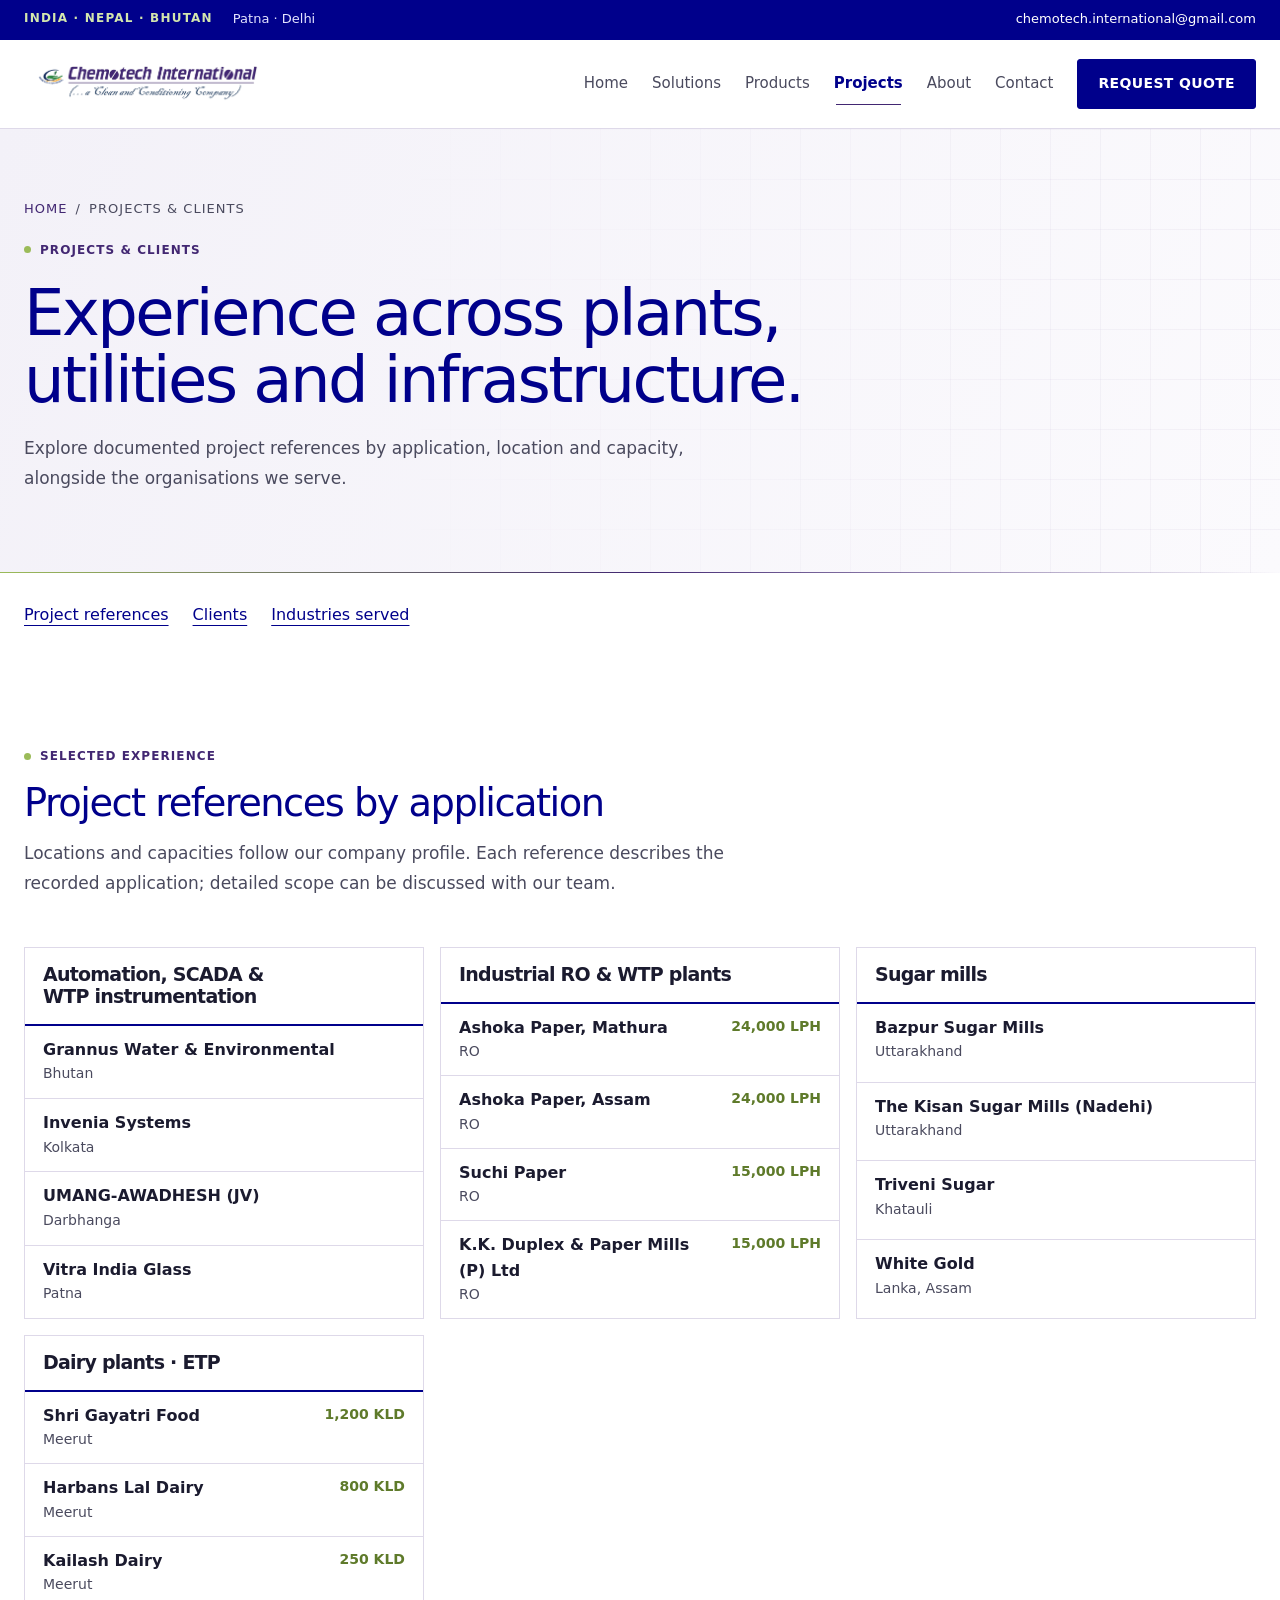
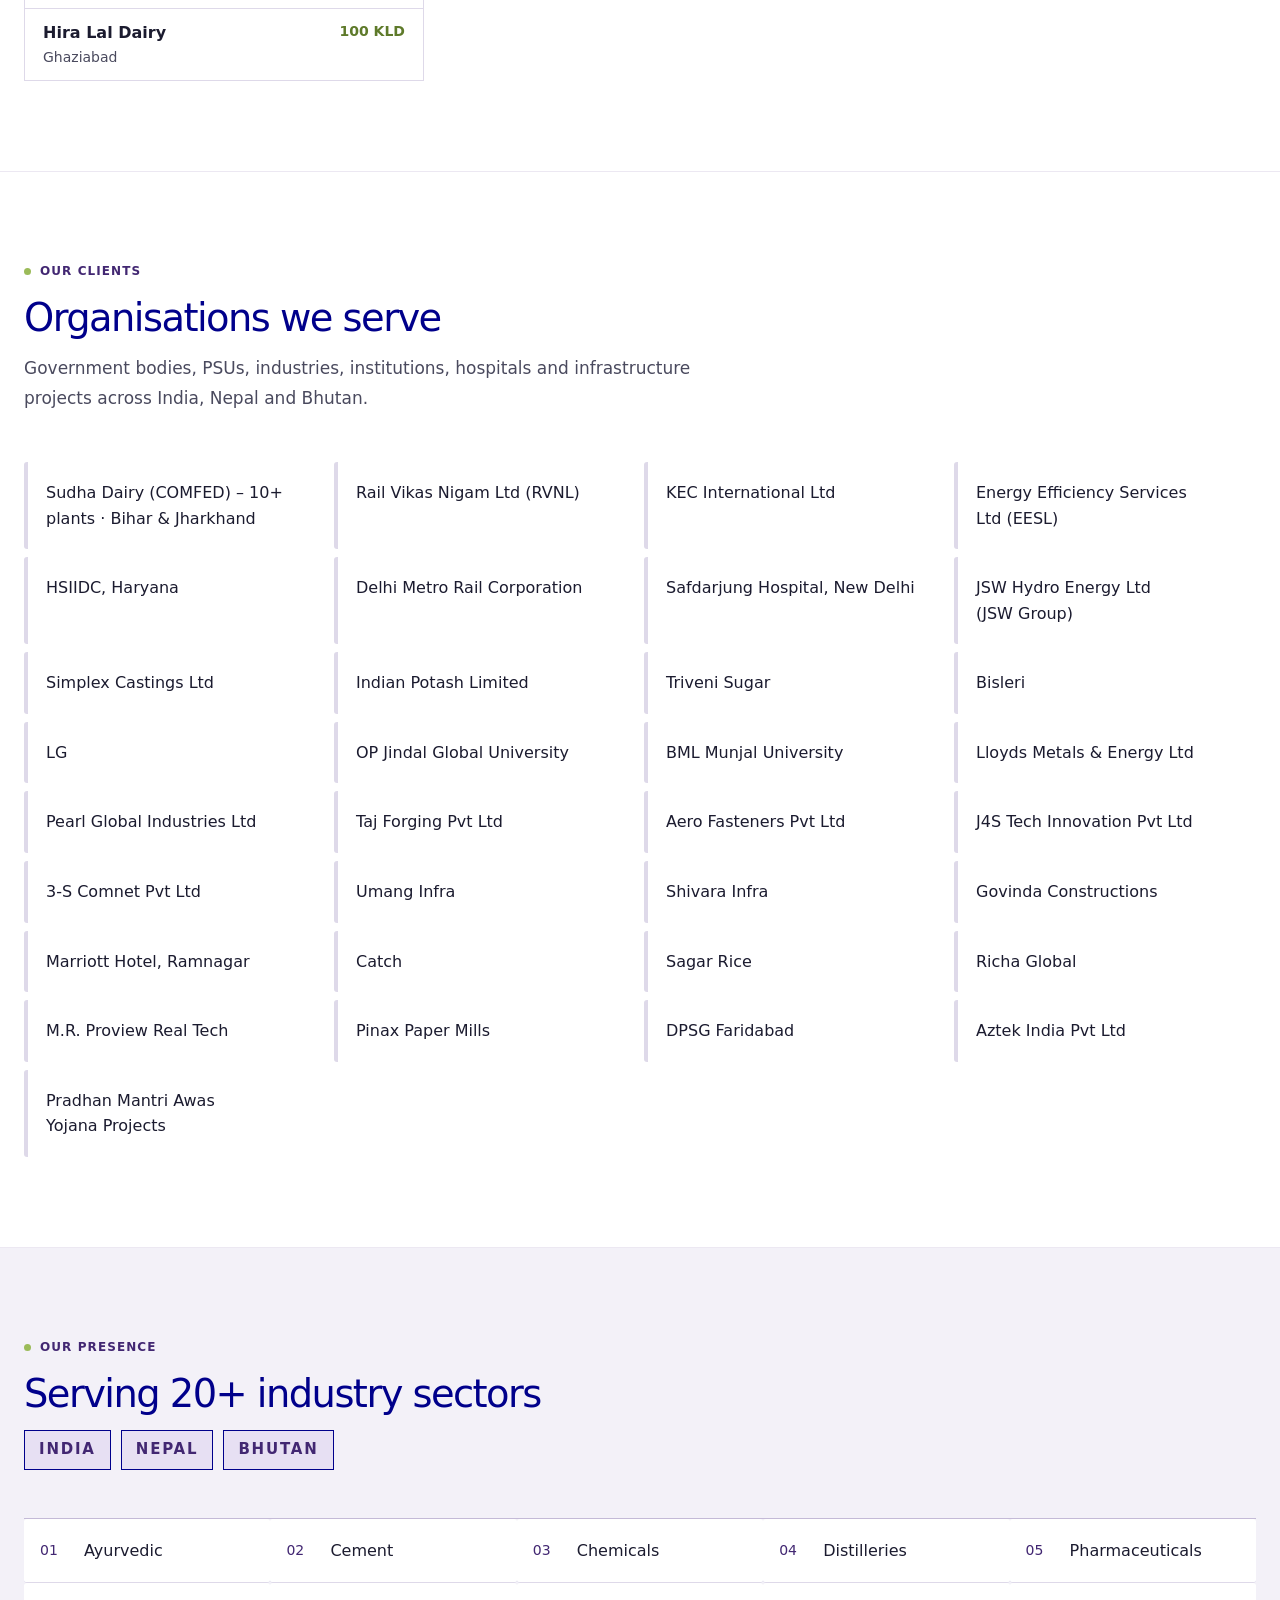
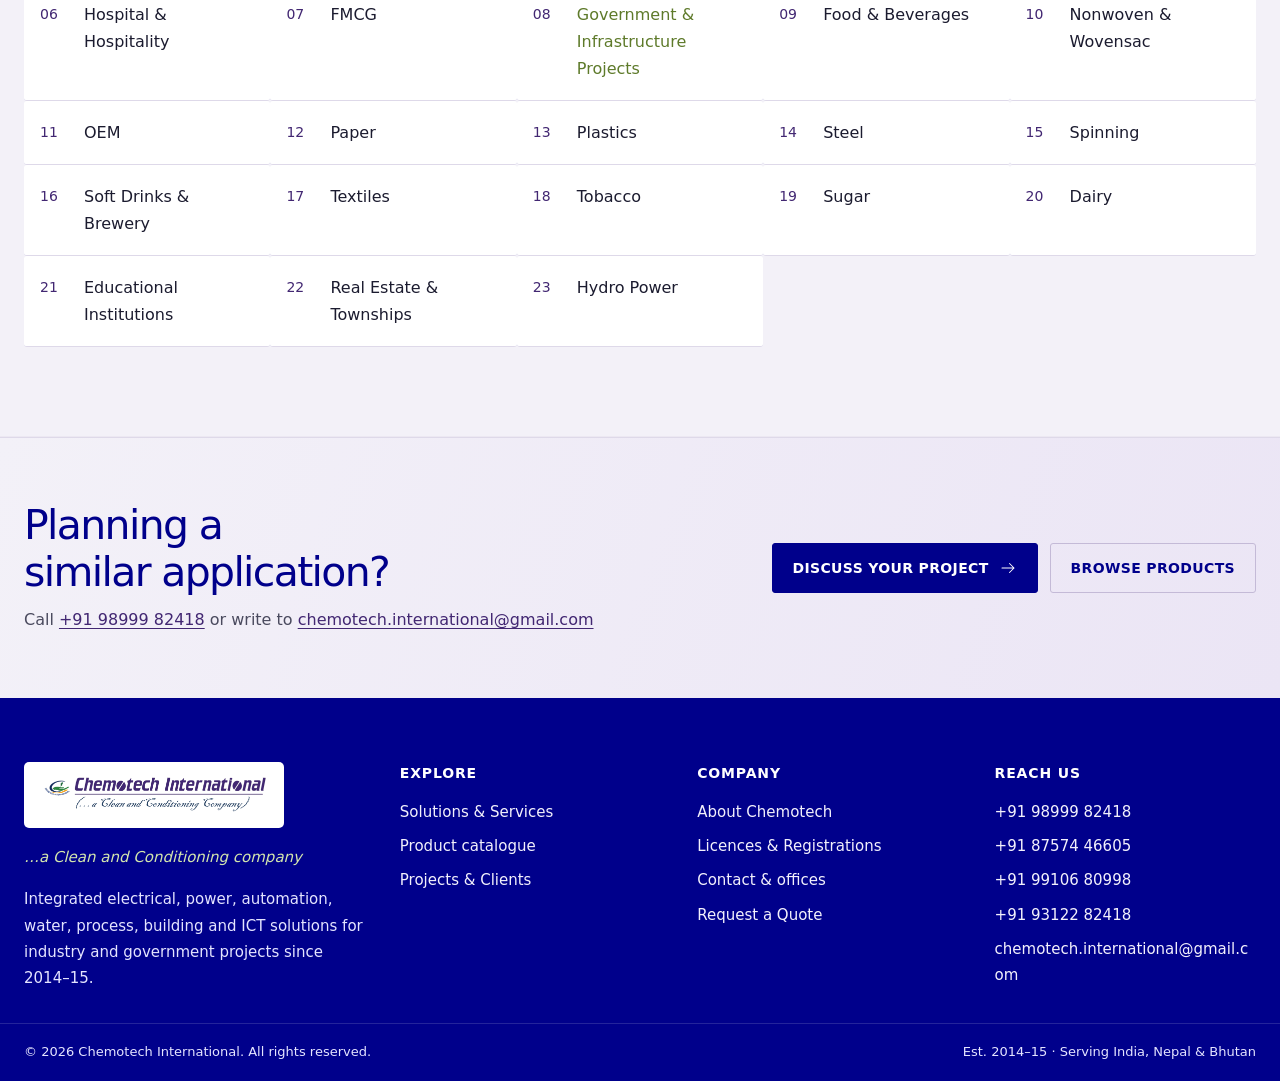
<file: projects.html>
<!doctype html>
<html lang="en">
<head>
<meta charset="utf-8">
<meta name="viewport" content="width=device-width, initial-scale=1, viewport-fit=cover">
<title>Projects & Clients · Chemotech International</title>
<meta name="description" content="Chemotech project references, clients, locations, capacities and industries served across India, Nepal and Bhutan.">
<meta name="theme-color" content="#00008B">
<meta property="og:title" content="Projects & Clients · Chemotech International">
<meta property="og:description" content="Chemotech project references, clients, locations, capacities and industries served across India, Nepal and Bhutan.">
<meta property="og:type" content="website">
<meta property="og:image" content="assets/img/chemotech-logo.png">
<link rel="icon" type="image/png" href="favicon.png">
<link rel="stylesheet" href="assets/css/style.css">
<link rel="stylesheet" href="assets/css/modern.css">
<link rel="stylesheet" href="assets/css/immersive.css?v=63767099c9cc">
<link rel="stylesheet" href="assets/css/profile.css?v=b8390f9fc562">
</head>
<body>
<a class="skip-link" href="#main">Skip to content</a>
<div class="topbar">
  <div class="wrap">
    <div class="topbar__group">
      <span class="topbar__countries">INDIA · NEPAL · BHUTAN</span>
      <span class="topbar__hide-sm">Patna · Delhi</span>
    </div>
    <div class="topbar__group">
      <a href="mailto:chemotech.international@gmail.com">chemotech.international@gmail.com</a>
    </div>
  </div>
</div>
<header class="site-header">
  <div class="wrap">
    <a class="brand" href="index.html" aria-label="Chemotech International, home">
      <img src="assets/img/chemotech-logo.png" width="1820" height="300" alt="Chemotech International – a Clean and Conditioning Company">
    </a>
    <button class="menu-toggle" type="button" aria-expanded="false" aria-controls="site-nav" aria-label="Open menu">
      <svg viewBox="0 0 24 24" fill="none" stroke="currentColor" stroke-width="2" aria-hidden="true"><path d="M3 6h18M3 12h18M3 18h12"/></svg>
    </button>
    <nav class="nav" id="site-nav" aria-label="Main">
      <a href="index.html">Home</a><a href="solutions.html">Solutions</a><a href="products.html">Products</a><a href="projects.html" aria-current="page">Projects</a><a href="about.html">About</a><a href="contact.html">Contact</a><a class="btn" href="quote.html">Request Quote</a>
    </nav>
  </div>
</header>
<main id="main">

<section class="page-hero on-navy">
  <div class="wrap">
    <div class="crumbs"><a href="index.html">Home</a><span aria-hidden="true">/</span><span>Projects & Clients</span></div>
    <span class="tag">Projects & clients</span>
    <h1>Experience across plants, utilities and infrastructure.</h1>
    <p>Explore documented project references by application, location and capacity, alongside the organisations we serve.</p>
  </div>
  <div class="page-hero__rule"></div>
</section>
<nav class="section-nav wrap" aria-label="Project sections"><a href="#references">Project references</a><a href="#clients">Clients</a><a href="#presence">Industries served</a></nav>
<section class="section" id="references"><div class="wrap"><div class="section-head"><span class="tag">Selected experience</span><h2>Project references by application</h2><p>Locations and capacities follow our company profile. Each reference describes the recorded application; detailed scope can be discussed with our team.</p></div><div class="refs"><article class="ref"><h3>Automation, SCADA &amp; WTP instrumentation</h3><ul><li><span><b>Grannus Water &amp; Environmental</b><small>Bhutan</small></span></li><li><span><b>Invenia Systems</b><small>Kolkata</small></span></li><li><span><b>UMANG-AWADHESH (JV)</b><small>Darbhanga</small></span></li><li><span><b>Vitra India Glass</b><small>Patna</small></span></li></ul></article><article class="ref"><h3>Industrial RO &amp; WTP plants</h3><ul><li><span><b>Ashoka Paper, Mathura</b><small>RO</small></span><span class="cap">24,000 LPH</span></li><li><span><b>Ashoka Paper, Assam</b><small>RO</small></span><span class="cap">24,000 LPH</span></li><li><span><b>Suchi Paper</b><small>RO</small></span><span class="cap">15,000 LPH</span></li><li><span><b>K.K. Duplex &amp; Paper Mills (P) Ltd</b><small>RO</small></span><span class="cap">15,000 LPH</span></li></ul></article><article class="ref"><h3>Sugar mills</h3><ul><li><span><b>Bazpur Sugar Mills</b><small>Uttarakhand</small></span></li><li><span><b>The Kisan Sugar Mills (Nadehi)</b><small>Uttarakhand</small></span></li><li><span><b>Triveni Sugar</b><small>Khatauli</small></span></li><li><span><b>White Gold</b><small>Lanka, Assam</small></span></li></ul></article><article class="ref"><h3>Dairy plants · ETP</h3><ul><li><span><b>Shri Gayatri Food</b><small>Meerut</small></span><span class="cap">1,200 KLD</span></li><li><span><b>Harbans Lal Dairy</b><small>Meerut</small></span><span class="cap">800 KLD</span></li><li><span><b>Kailash Dairy</b><small>Meerut</small></span><span class="cap">250 KLD</span></li><li><span><b>Hira Lal Dairy</b><small>Ghaziabad</small></span><span class="cap">100 KLD</span></li></ul></article></div></div></section>
<section class="section" id="clients">
  <div class="wrap">
    <div class="section-head">
      <span class="tag">Our clients</span>
      <h2>Organisations we serve</h2>
      <p>Government bodies, PSUs, industries, institutions, hospitals and infrastructure projects across India, Nepal and Bhutan.</p>
    </div>
    <ul class="names"><li>Sudha Dairy (COMFED) – 10+ plants · Bihar &amp; Jharkhand</li><li>Rail Vikas Nigam Ltd (RVNL)</li><li>KEC International Ltd</li><li>Energy Efficiency Services Ltd (EESL)</li><li>HSIIDC, Haryana</li><li>Delhi Metro Rail Corporation</li><li>Safdarjung Hospital, New Delhi</li><li>JSW Hydro Energy Ltd (JSW Group)</li><li>Simplex Castings Ltd</li><li>Indian Potash Limited</li><li>Triveni Sugar</li><li>Bisleri</li><li>LG</li><li>OP Jindal Global University</li><li>BML Munjal University</li><li>Lloyds Metals &amp; Energy Ltd</li><li>Pearl Global Industries Ltd</li><li>Taj Forging Pvt Ltd</li><li>Aero Fasteners Pvt Ltd</li><li>J4S Tech Innovation Pvt Ltd</li><li>3-S Comnet Pvt Ltd</li><li>Umang Infra</li><li>Shivara Infra</li><li>Govinda Constructions</li><li>Marriott Hotel, Ramnagar</li><li>Catch</li><li>Sagar Rice</li><li>Richa Global</li><li>M.R. Proview Real Tech</li><li>Pinax Paper Mills</li><li>DPSG Faridabad</li><li>Aztek India Pvt Ltd</li><li>Pradhan Mantri Awas Yojana Projects</li></ul>

  </div>
</section>

<section class="section section--wash" id="presence">
  <div class="wrap">
    <div class="section-head section-head--split">
      <div class="stack" style="gap:14px">
        <span class="tag">Our presence</span>
        <h2>Serving 20+ industry sectors</h2>
        <div class="presence"><span>India</span><span>Nepal</span><span>Bhutan</span></div>
      </div>
    </div>
    <ul class="industries"><li><span class="list-number" aria-hidden="true">01</span><span class="list-copy">Ayurvedic</span></li><li><span class="list-number" aria-hidden="true">02</span><span class="list-copy">Cement</span></li><li><span class="list-number" aria-hidden="true">03</span><span class="list-copy">Chemicals</span></li><li><span class="list-number" aria-hidden="true">04</span><span class="list-copy">Distilleries</span></li><li><span class="list-number" aria-hidden="true">05</span><span class="list-copy">Pharmaceuticals</span></li><li><span class="list-number" aria-hidden="true">06</span><span class="list-copy">Hospital &amp; Hospitality</span></li><li><span class="list-number" aria-hidden="true">07</span><span class="list-copy">FMCG</span></li><li class="is-key"><span class="list-number" aria-hidden="true">08</span><span class="list-copy">Government &amp; Infrastructure Projects</span></li><li><span class="list-number" aria-hidden="true">09</span><span class="list-copy">Food &amp; Beverages</span></li><li><span class="list-number" aria-hidden="true">10</span><span class="list-copy">Nonwoven &amp; Wovensac</span></li><li><span class="list-number" aria-hidden="true">11</span><span class="list-copy">OEM</span></li><li><span class="list-number" aria-hidden="true">12</span><span class="list-copy">Paper</span></li><li><span class="list-number" aria-hidden="true">13</span><span class="list-copy">Plastics</span></li><li><span class="list-number" aria-hidden="true">14</span><span class="list-copy">Steel</span></li><li><span class="list-number" aria-hidden="true">15</span><span class="list-copy">Spinning</span></li><li><span class="list-number" aria-hidden="true">16</span><span class="list-copy">Soft Drinks &amp; Brewery</span></li><li><span class="list-number" aria-hidden="true">17</span><span class="list-copy">Textiles</span></li><li><span class="list-number" aria-hidden="true">18</span><span class="list-copy">Tobacco</span></li><li><span class="list-number" aria-hidden="true">19</span><span class="list-copy">Sugar</span></li><li><span class="list-number" aria-hidden="true">20</span><span class="list-copy">Dairy</span></li><li><span class="list-number" aria-hidden="true">21</span><span class="list-copy">Educational Institutions</span></li><li><span class="list-number" aria-hidden="true">22</span><span class="list-copy">Real Estate &amp; Townships</span></li><li><span class="list-number" aria-hidden="true">23</span><span class="list-copy">Hydro Power</span></li></ul>
  </div>
</section>

<section class="cta on-navy">
  <div class="wrap">
    <div>
      <h2>Planning a similar application?</h2>
      <p>Call <a href="tel:+919899982418">+91 98999 82418</a> or write to <a href="mailto:chemotech.international@gmail.com">chemotech.international@gmail.com</a></p>
    </div>
    <div class="btn-row">
      <a class="btn btn--green" href="contact.html">Discuss your project <svg class="arrow arrow--right" width="18" height="18" viewBox="0 0 24 24" fill="none" stroke="currentColor" stroke-width="1.35" stroke-linecap="round" stroke-linejoin="round" aria-hidden="true" focusable="false"><path d="M4 12h16m-6-6 6 6-6 6"/></svg></a>
      <a class="btn btn--line-light" href="products.html">Browse products</a>
    </div>
  </div>
</section>
</main>
<footer class="site-footer">
  <div class="wrap">
    <div class="footer-top">
      <div class="footer-brand">
        <div class="logo-tile"><img src="assets/img/chemotech-logo.png" width="1820" height="300" alt="Chemotech International" loading="lazy"></div>
        <p class="tagline">…a Clean and Conditioning company</p>
        <p>Integrated electrical, power, automation, water, process, building and ICT solutions for industry and government projects since 2014–15.</p>
      </div>
      <div>
        <h4>Explore</h4>
        <ul><li><a href="solutions.html">Solutions &amp; Services</a></li><li><a href="products.html">Product catalogue</a></li><li><a href="projects.html">Projects &amp; Clients</a></li></ul>
      </div>
      <div>
        <h4>Company</h4>
        <ul><li><a href="about.html">About Chemotech</a></li><li><a href="certifications.html">Licences &amp; Registrations</a></li><li><a href="contact.html">Contact &amp; offices</a></li><li><a href="quote.html">Request a Quote</a></li></ul>
      </div>
      <div>
        <h4>Reach us</h4>
        <ul>
          <li><a href="tel:+919899982418">+91 98999 82418</a></li><li><a href="tel:+918757446605">+91 87574 46605</a></li><li><a href="tel:+919910680998">+91 99106 80998</a></li><li><a href="tel:+919312282418">+91 93122 82418</a></li>
          <li><a href="mailto:chemotech.international@gmail.com">chemotech.international@gmail.com</a></li>

        </ul>
      </div>
    </div>
  </div>
  <div class="wrap footer-bottom">
    <span>© <span data-year>2026</span> Chemotech International. All rights reserved.</span>
    <span>Est. 2014–15 · Serving India, Nepal &amp; Bhutan</span>
  </div>
</footer>
<script src="assets/js/main.js?v=593b8d75161b"></script>

</body>
</html>
</file>
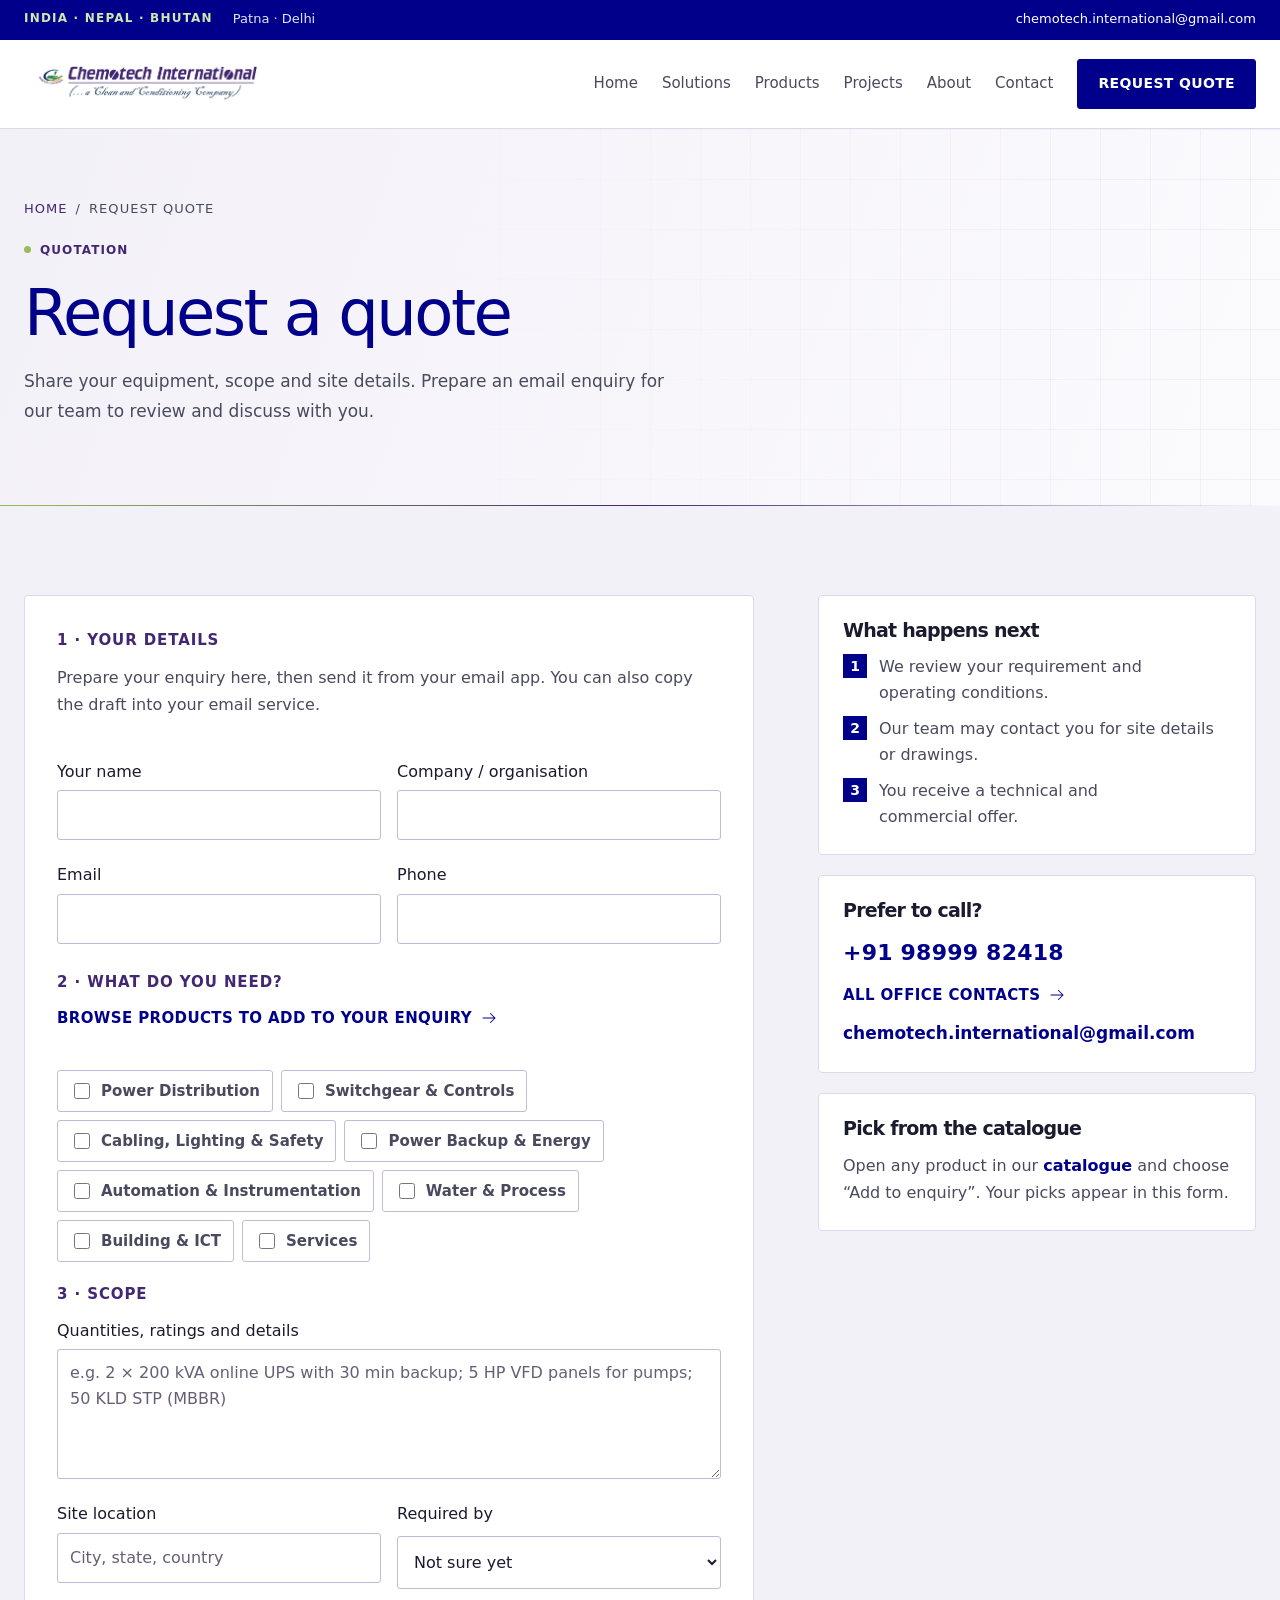
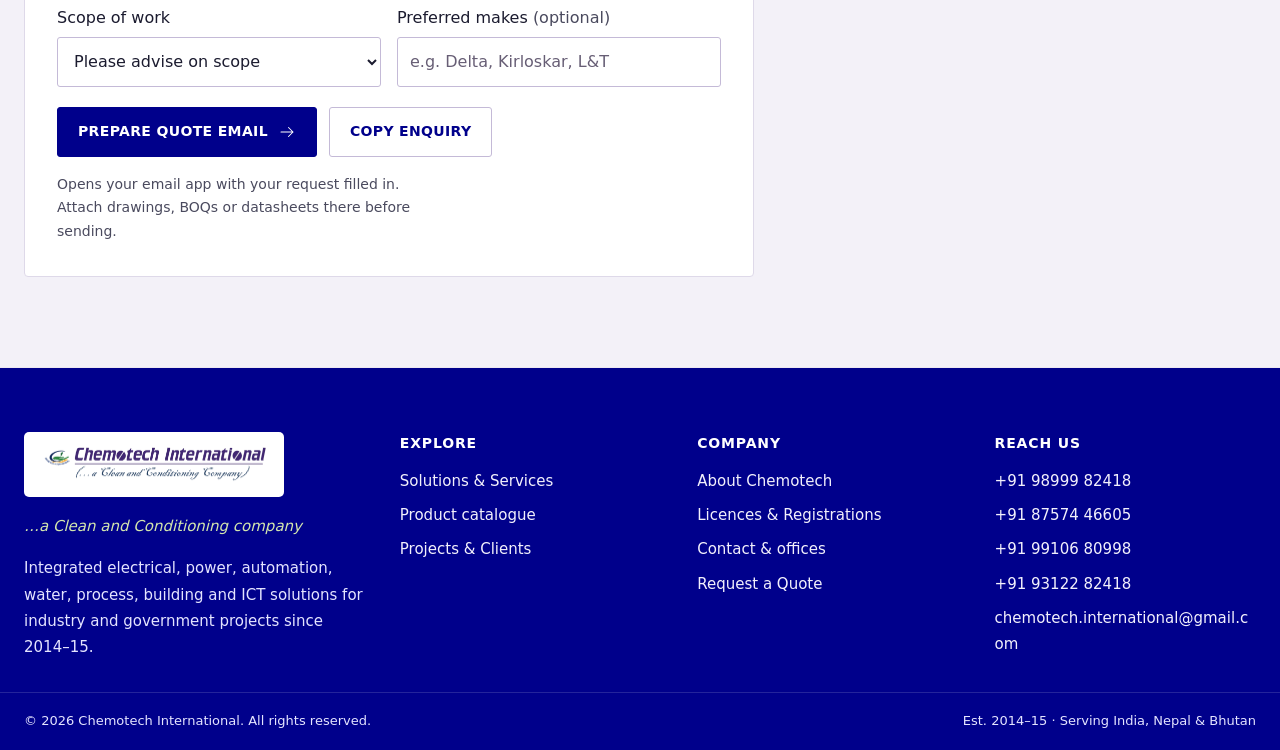
<file: quote.html>
<!doctype html>
<html lang="en">
<head>
<meta charset="utf-8">
<meta name="viewport" content="width=device-width, initial-scale=1, viewport-fit=cover">
<title>Request Quote · Chemotech International</title>
<meta name="description" content="Request a quotation from Chemotech International for panels, transformers, DG sets, UPS, VFD, PLC, SCADA, water treatment plants, hygiene stations, pre-fab structures, networking and CCTV.">
<meta name="theme-color" content="#00008B">
<meta property="og:title" content="Request Quote · Chemotech International">
<meta property="og:description" content="Request a quotation from Chemotech International for panels, transformers, DG sets, UPS, VFD, PLC, SCADA, water treatment plants, hygiene stations, pre-fab structures, networking and CCTV.">
<meta property="og:type" content="website">
<meta property="og:image" content="assets/img/chemotech-logo.png">
<link rel="icon" type="image/png" href="favicon.png">
<link rel="stylesheet" href="assets/css/style.css">
<link rel="stylesheet" href="assets/css/modern.css">
<link rel="stylesheet" href="assets/css/immersive.css?v=63767099c9cc">
<link rel="stylesheet" href="assets/css/profile.css?v=b8390f9fc562">
</head>
<body>
<a class="skip-link" href="#main">Skip to content</a>
<div class="topbar">
  <div class="wrap">
    <div class="topbar__group">
      <span class="topbar__countries">INDIA · NEPAL · BHUTAN</span>
      <span class="topbar__hide-sm">Patna · Delhi</span>
    </div>
    <div class="topbar__group">
      <a href="mailto:chemotech.international@gmail.com">chemotech.international@gmail.com</a>
    </div>
  </div>
</div>
<header class="site-header">
  <div class="wrap">
    <a class="brand" href="index.html" aria-label="Chemotech International, home">
      <img src="assets/img/chemotech-logo.png" width="1820" height="300" alt="Chemotech International – a Clean and Conditioning Company">
    </a>
    <button class="menu-toggle" type="button" aria-expanded="false" aria-controls="site-nav" aria-label="Open menu">
      <svg viewBox="0 0 24 24" fill="none" stroke="currentColor" stroke-width="2" aria-hidden="true"><path d="M3 6h18M3 12h18M3 18h12"/></svg>
    </button>
    <nav class="nav" id="site-nav" aria-label="Main">
      <a href="index.html">Home</a><a href="solutions.html">Solutions</a><a href="products.html">Products</a><a href="projects.html">Projects</a><a href="about.html">About</a><a href="contact.html">Contact</a><a class="btn" href="quote.html" aria-current="page">Request Quote</a>
    </nav>
  </div>
</header>
<main id="main">

<section class="page-hero on-navy">
  <div class="wrap">
    <div class="crumbs"><a href="index.html">Home</a><span aria-hidden="true">/</span><span>Request Quote</span></div>
    <span class="tag">Quotation</span>
    <h1>Request a quote</h1>
    <p>Share your equipment, scope and site details. Prepare an email enquiry for our team to review and discuss with you.</p>
  </div>
  <div class="page-hero__rule"></div>
</section>

<script type="application/json" id="product-index">{"1": {"name": "HT Panels", "catalogue_no": 1}, "2": {"name": "LT / PCC & Distribution Panels", "catalogue_no": 2}, "3": {"name": "MCC & Motor Control Panels", "catalogue_no": 3}, "5": {"name": "APFC & Capacitor Panels", "catalogue_no": 4}, "6": {"name": "Feeder Pillars & Street-Light Panels", "catalogue_no": 5}, "7": {"name": "Transformers", "catalogue_no": 6}, "9": {"name": "Diesel Generator Sets", "catalogue_no": 7}, "4": {"name": "Synchronising & AMF Panels", "catalogue_no": 8}, "8": {"name": "Compact / Unitised Substations", "catalogue_no": 9}, "11": {"name": "Circuit Breakers", "catalogue_no": 10}, "12": {"name": "Earth-Leakage Protection", "catalogue_no": 11}, "13": {"name": "Distribution Boards", "catalogue_no": 12}, "14": {"name": "Isolators, Changeover & ATS", "catalogue_no": 13}, "15": {"name": "Contactors, Starters & Relays", "catalogue_no": 14}, "16": {"name": "Control, Indication & Metering", "catalogue_no": 15}, "17": {"name": "HT & LT Power & Control Cables", "catalogue_no": 16}, "18": {"name": "Wires & Special Cables", "catalogue_no": 17}, "19": {"name": "Cable Accessories & Containment", "catalogue_no": 18}, "20": {"name": "Wiring Accessories", "catalogue_no": 19}, "21": {"name": "Indoor & Industrial LED Lighting", "catalogue_no": 20}, "22": {"name": "Street, Area & Solar Lighting", "catalogue_no": 21}, "23": {"name": "Fans", "catalogue_no": 22}, "24": {"name": "Earthing & Lightning Protection", "catalogue_no": 23}, "25": {"name": "Fire Detection & Alarm", "catalogue_no": 24}, "26": {"name": "Public Address & Sound Systems", "catalogue_no": 25}, "27": {"name": "Online UPS & Data Centre Power", "catalogue_no": 26}, "28": {"name": "Inverters, Batteries & Chargers", "catalogue_no": 27}, "29": {"name": "Voltage Stabilisers & Regulators", "catalogue_no": 28}, "30": {"name": "Harmonic Filters & PF Correction", "catalogue_no": 29}, "31": {"name": "Energy Management System", "catalogue_no": 30}, "32": {"name": "Solar Power Systems", "catalogue_no": 31}, "33": {"name": "EV Chargers", "catalogue_no": 32}, "34": {"name": "Electrical Motors & Actuators", "catalogue_no": 33}, "35": {"name": "VFD & Servo Drives", "catalogue_no": 34}, "36": {"name": "PLC, HMI & SCADA", "catalogue_no": 35}, "37": {"name": "Plant Automation & Robotics", "catalogue_no": 36}, "38": {"name": "Flow, Level & Pressure Instruments", "catalogue_no": 37}, "57": {"name": "Water Quality Analysers", "catalogue_no": 38}, "39": {"name": "Water Treatment Plants (WTP)", "catalogue_no": 39}, "40": {"name": "Effluent Treatment Plants (ETP)", "catalogue_no": 40}, "41": {"name": "Sewage Treatment Plants (STP)", "catalogue_no": 41}, "42": {"name": "RO, DM, Softening & UF Plants", "catalogue_no": 42}, "43": {"name": "Water Treatment Components & O&M", "catalogue_no": 43}, "44": {"name": "Steam, Valves & Piping", "catalogue_no": 44}, "45": {"name": "Process Chemicals & Lubrication", "catalogue_no": 45}, "46": {"name": "Hygiene Stations", "catalogue_no": 46}, "47": {"name": "Building Management System", "catalogue_no": 47}, "48": {"name": "Lifts", "catalogue_no": 48}, "49": {"name": "Air-Conditioning & Ventilation", "catalogue_no": 49}, "50": {"name": "LED Screens & Video Walls", "catalogue_no": 50}, "51": {"name": "Pre-Fab Structures & Material Handling", "catalogue_no": 51}, "52": {"name": "Structured Cabling & Networking (LAN)", "catalogue_no": 52}, "53": {"name": "CCTV & Security", "catalogue_no": 53}, "54": {"name": "IT & Communication", "catalogue_no": 54}, "55": {"name": "Electrical Installation & Contracting", "catalogue_no": 55}, "56": {"name": "Testing, Commissioning, O&M & AMC", "catalogue_no": 56}}</script>
<section class="section section--wash">
  <div class="wrap form-layout">
    <form class="form" data-mailto="Quote request" data-recipient="chemotech.international@gmail.com" novalidate>
      <fieldset>
        <legend>1 · Your details</legend><p class="form-explainer">Prepare your enquiry here, then send it from your email app. You can also copy the draft into your email service.</p>
        <div class="row">
          <div class="field"><label for="name">Your name</label><input id="name" name="name" type="text" data-label="Name" required data-msg="Please enter your name." autocomplete="name"><span class="err" data-err-for="name" aria-live="polite"></span></div>
          <div class="field"><label for="company">Company / organisation</label><input id="company" name="company" type="text" data-label="Company" required data-msg="Please enter your company or organisation." autocomplete="organization"><span class="err" data-err-for="company" aria-live="polite"></span></div>
        </div>
        <div class="row">
          <div class="field"><label for="email">Email</label><input id="email" name="email" type="email" data-label="Email" required data-msg="Please enter a valid email address." autocomplete="email"><span class="err" data-err-for="email" aria-live="polite"></span></div>
          <div class="field"><label for="phone">Phone</label><input id="phone" name="phone" type="tel" data-label="Phone" required data-msg="Please enter a phone number." autocomplete="tel"><span class="err" data-err-for="phone" aria-live="polite"></span></div>
        </div>
      </fieldset>
      <fieldset>
        <legend>2 · What do you need?</legend>
        <div class="picked" id="picked" hidden>
          <p><b>From the catalogue:</b> these products will be included in your request.</p>
          <ul></ul>
        </div>
        <p id="picked-notice" class="selection-notice" role="status" aria-live="polite"></p>
        <a class="text-link quote-catalogue-link" id="quote-catalogue-link" href="products.html">Browse products to add to your enquiry <svg class="arrow arrow--right" width="18" height="18" viewBox="0 0 24 24" fill="none" stroke="currentColor" stroke-width="1.35" stroke-linecap="round" stroke-linejoin="round" aria-hidden="true" focusable="false"><path d="M4 12h16m-6-6 6 6-6 6"/></svg></a>
        <input type="hidden" id="picked-input" data-label="Catalogue products">
        <div class="checks" role="group" aria-label="Categories" data-label="Categories"><label><input type="checkbox" name="category" value="Power Distribution">Power Distribution</label><label><input type="checkbox" name="category" value="Switchgear &amp; Controls">Switchgear &amp; Controls</label><label><input type="checkbox" name="category" value="Cabling, Lighting &amp; Safety">Cabling, Lighting &amp; Safety</label><label><input type="checkbox" name="category" value="Power Backup &amp; Energy">Power Backup &amp; Energy</label><label><input type="checkbox" name="category" value="Automation &amp; Instrumentation">Automation &amp; Instrumentation</label><label><input type="checkbox" name="category" value="Water &amp; Process">Water &amp; Process</label><label><input type="checkbox" name="category" value="Building &amp; ICT">Building &amp; ICT</label><label><input type="checkbox" name="category" value="Services">Services</label></div>
      </fieldset>
      <fieldset>
        <legend>3 · Scope</legend>
        <div class="field"><label for="requirement">Quantities, ratings and details</label><textarea id="requirement" name="requirement" data-label="Requirement" required data-msg="Please describe what you need." placeholder="e.g. 2 × 200 kVA online UPS with 30 min backup; 5 HP VFD panels for pumps; 50 KLD STP (MBBR)"></textarea><span class="err" data-err-for="requirement" aria-live="polite"></span></div>
        <div class="row">
          <div class="field"><label for="site">Site location</label><input id="site" name="site" type="text" data-label="Site location" required data-msg="Please enter the site location." placeholder="City, state, country"><span class="err" data-err-for="site" aria-live="polite"></span></div>
          <div class="field">
            <label for="timeline">Required by</label>
            <select id="timeline" name="timeline" data-label="Required by">
              <option>Not sure yet</option>
              <option>Within 1 month</option>
              <option>1 – 3 months</option>
              <option>3 – 6 months</option>
              <option>Budgetary quote only</option>
            </select>
          </div>
        </div>
        <div class="row">
          <div class="field">
            <label for="service">Scope of work</label>
            <select id="service" name="service" data-label="Scope of work">
              <option>Please advise on scope</option>
              <option>Supply only</option>
              <option>Supply &amp; installation</option>
              <option>Turnkey (design to commissioning)</option>
              <option>Service / AMC</option>
            </select>
          </div>
          <div class="field"><label for="makes">Preferred makes <span class="opt">(optional)</span></label><input id="makes" name="makes" type="text" data-label="Preferred makes" placeholder="e.g. Delta, Kirloskar, L&amp;T"></div>
        </div>
      </fieldset>
      <div class="form-status" role="status" hidden>
        <b>Your email app should now open with the message ready to send.</b>
        Press send there to reach us. If nothing opened, email <a href="mailto:chemotech.international@gmail.com">chemotech.international@gmail.com</a> or call +91 98999 82418.
      </div>
      <div class="form-foot">
        <div class="btn-row form-actions"><button class="btn" type="submit">Prepare quote email <svg class="arrow arrow--right" width="18" height="18" viewBox="0 0 24 24" fill="none" stroke="currentColor" stroke-width="1.35" stroke-linecap="round" stroke-linejoin="round" aria-hidden="true" focusable="false"><path d="M4 12h16m-6-6 6 6-6 6"/></svg></button><button class="btn btn--ghost" type="button" data-copy-message>Copy enquiry</button></div>
        <small>Opens your email app with your request filled in. Attach drawings, BOQs or datasheets there before sending.</small>
      </div>
    </form>
    <aside class="aside">
      <div class="aside-card">
        <h3>What happens next</h3>
        <ol>
          <li><span class="list-copy">We review your requirement and operating conditions.</span></li>
          <li><span class="list-copy">Our team may contact you for site details or drawings.</span></li>
          <li><span class="list-copy">You receive a technical and commercial offer.</span></li>
        </ol>
      </div>
      <div class="aside-card">
        <h3>Prefer to call?</h3>
        <a class="big-phone" href="tel:+919899982418">+91 98999 82418</a>
        <a class="text-link" href="contact.html">All office contacts <svg class="arrow arrow--right" width="18" height="18" viewBox="0 0 24 24" fill="none" stroke="currentColor" stroke-width="1.35" stroke-linecap="round" stroke-linejoin="round" aria-hidden="true" focusable="false"><path d="M4 12h16m-6-6 6 6-6 6"/></svg></a>
        <a href="mailto:chemotech.international@gmail.com">chemotech.international@gmail.com</a>
      </div>
      <div class="aside-card">
        <h3>Pick from the catalogue</h3>
        <p>Open any product in our <a href="products.html">catalogue</a> and choose &ldquo;Add to enquiry&rdquo;. Your picks appear in this form.</p>
      </div>
    </aside>
  </div>
</section>
</main>
<footer class="site-footer">
  <div class="wrap">
    <div class="footer-top">
      <div class="footer-brand">
        <div class="logo-tile"><img src="assets/img/chemotech-logo.png" width="1820" height="300" alt="Chemotech International" loading="lazy"></div>
        <p class="tagline">…a Clean and Conditioning company</p>
        <p>Integrated electrical, power, automation, water, process, building and ICT solutions for industry and government projects since 2014–15.</p>
      </div>
      <div>
        <h4>Explore</h4>
        <ul><li><a href="solutions.html">Solutions &amp; Services</a></li><li><a href="products.html">Product catalogue</a></li><li><a href="projects.html">Projects &amp; Clients</a></li></ul>
      </div>
      <div>
        <h4>Company</h4>
        <ul><li><a href="about.html">About Chemotech</a></li><li><a href="certifications.html">Licences &amp; Registrations</a></li><li><a href="contact.html">Contact &amp; offices</a></li><li><a href="quote.html">Request a Quote</a></li></ul>
      </div>
      <div>
        <h4>Reach us</h4>
        <ul>
          <li><a href="tel:+919899982418">+91 98999 82418</a></li><li><a href="tel:+918757446605">+91 87574 46605</a></li><li><a href="tel:+919910680998">+91 99106 80998</a></li><li><a href="tel:+919312282418">+91 93122 82418</a></li>
          <li><a href="mailto:chemotech.international@gmail.com">chemotech.international@gmail.com</a></li>

        </ul>
      </div>
    </div>
  </div>
  <div class="wrap footer-bottom">
    <span>© <span data-year>2026</span> Chemotech International. All rights reserved.</span>
    <span>Est. 2014–15 · Serving India, Nepal &amp; Bhutan</span>
  </div>
</footer>
<script src="assets/js/main.js?v=593b8d75161b"></script>

</body>
</html>
</file>
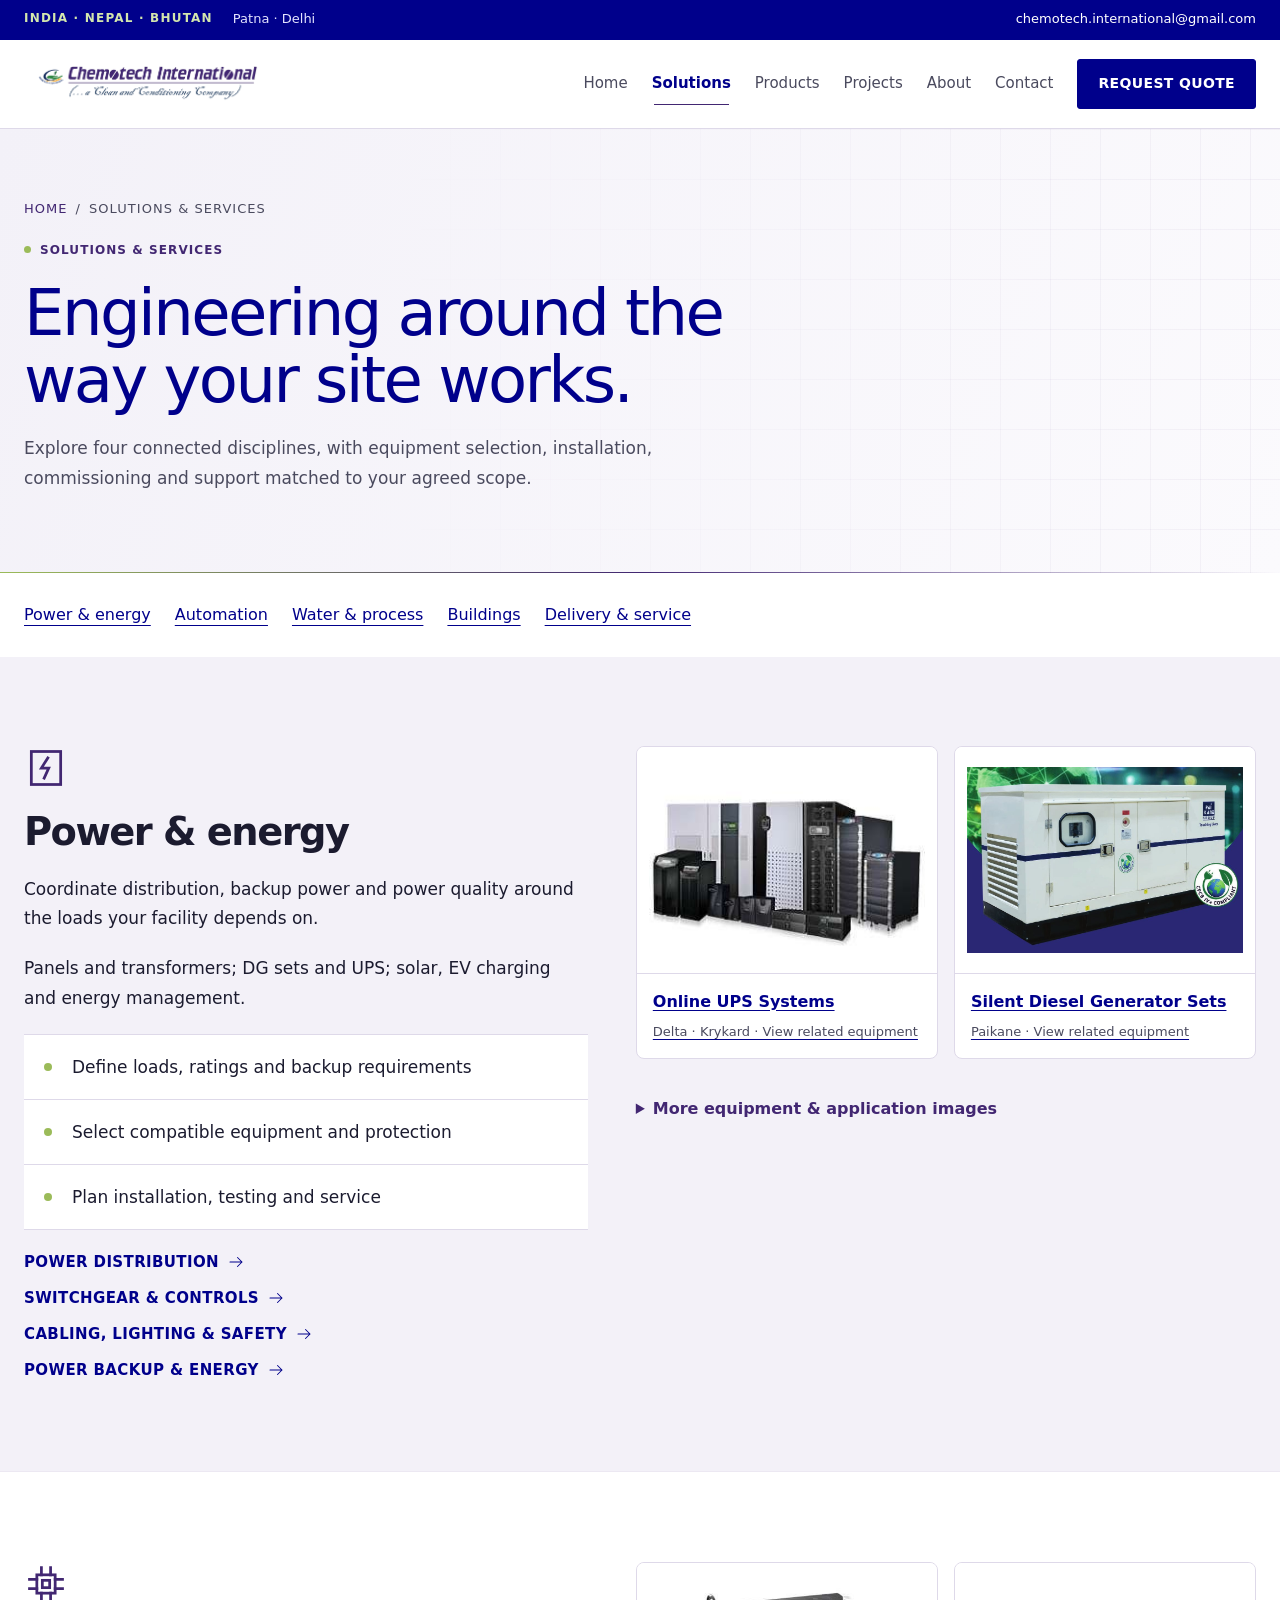
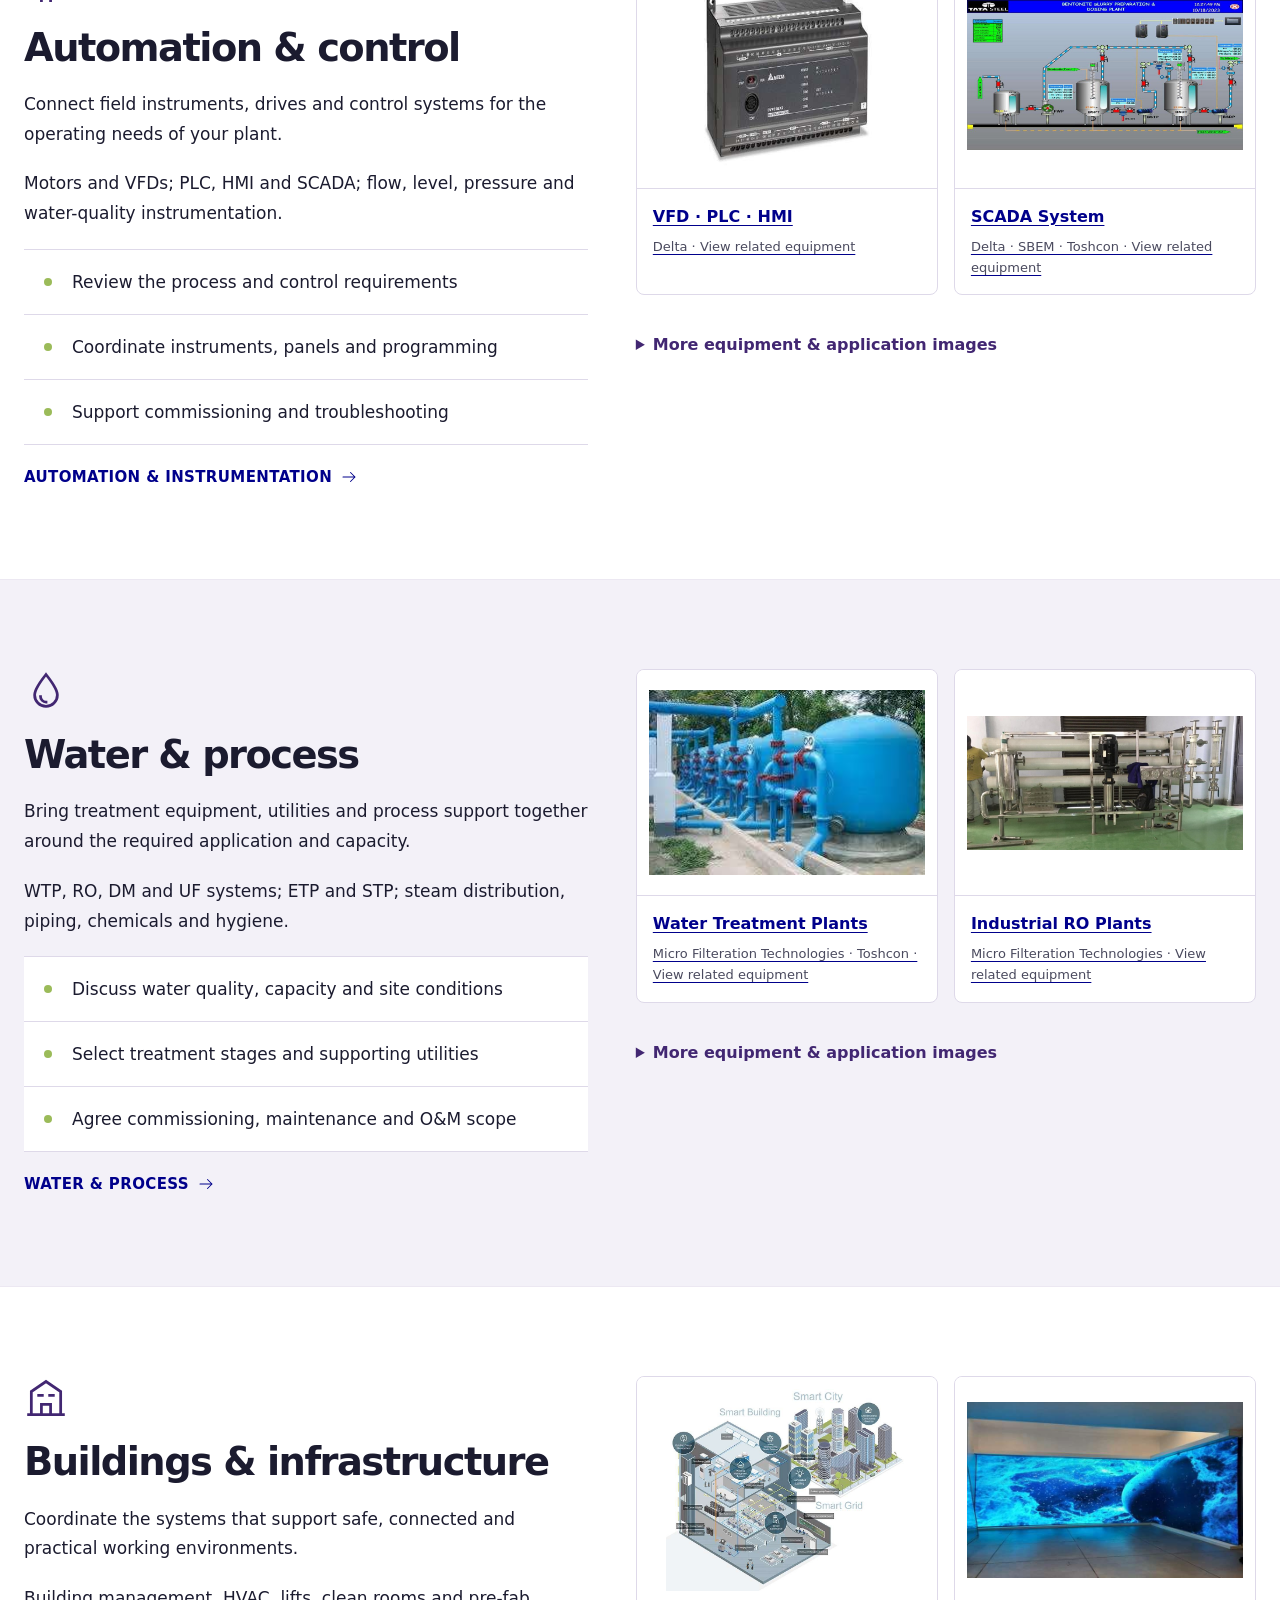
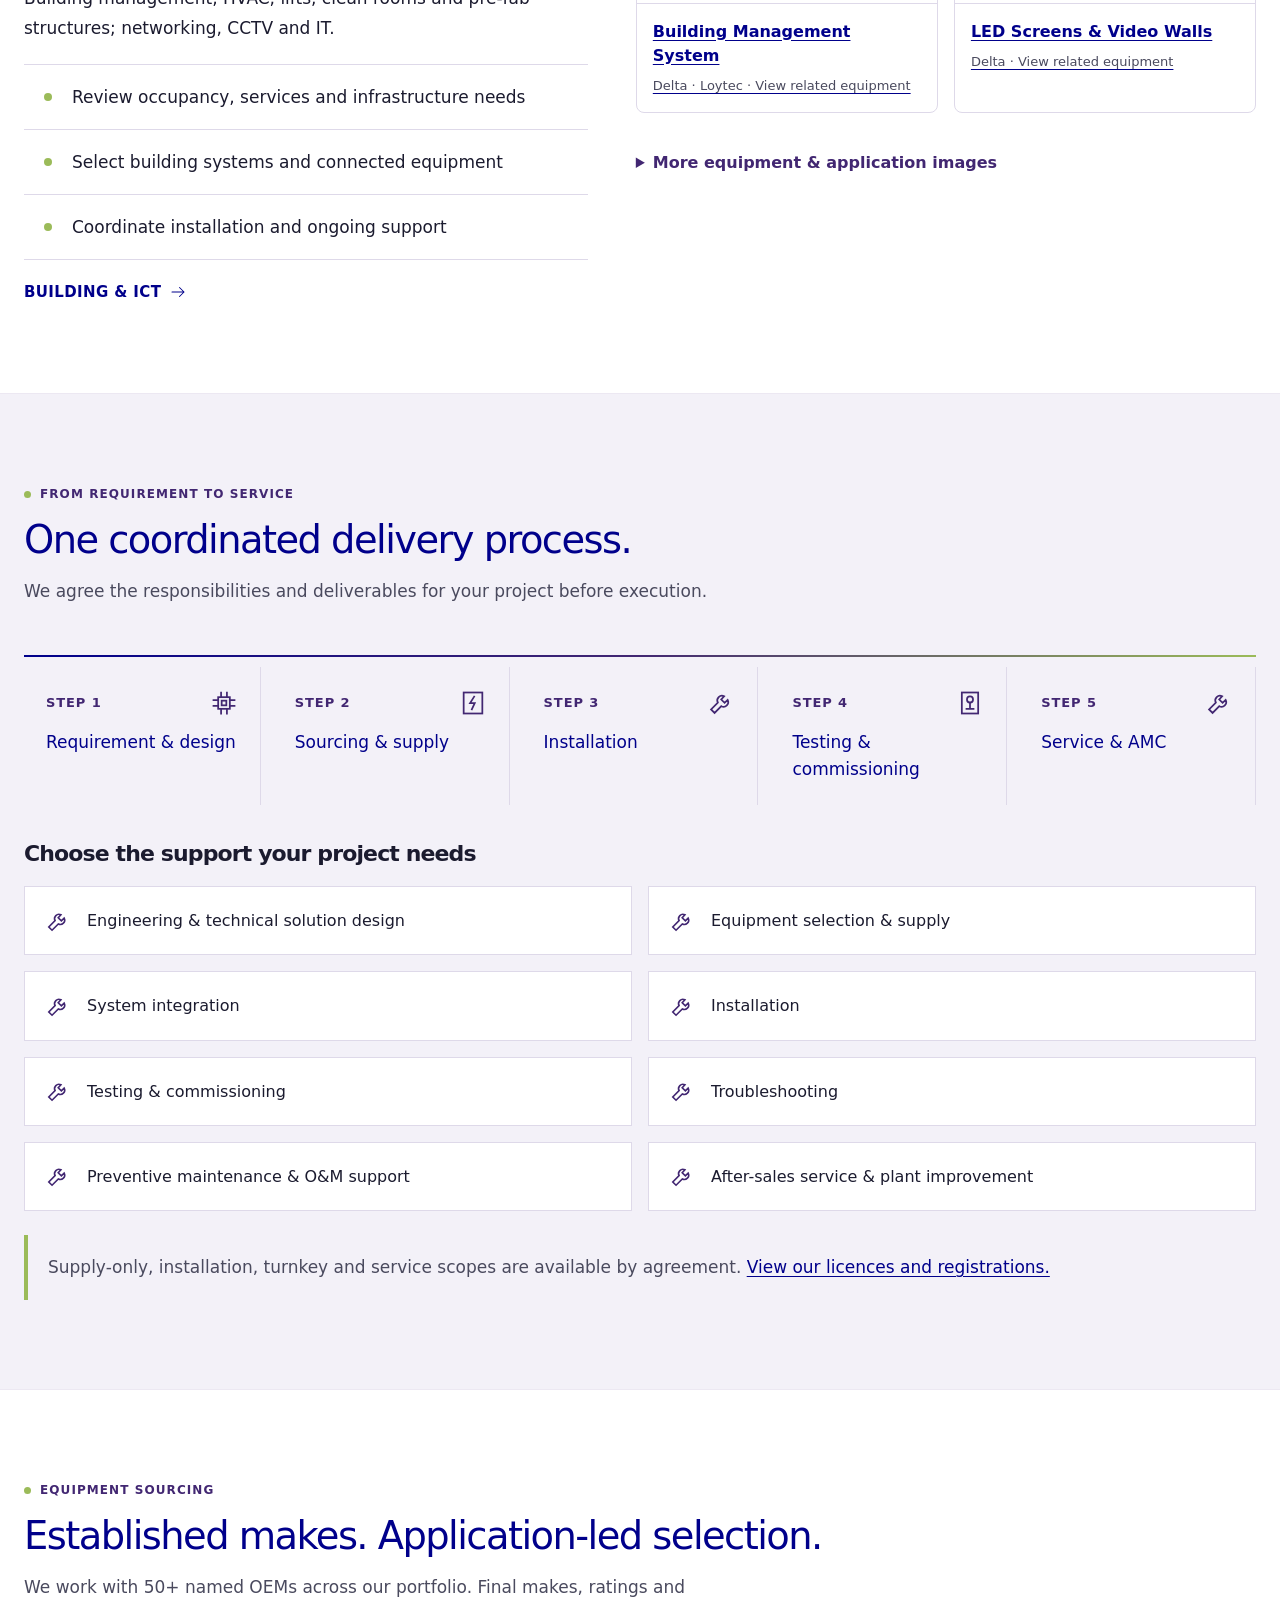
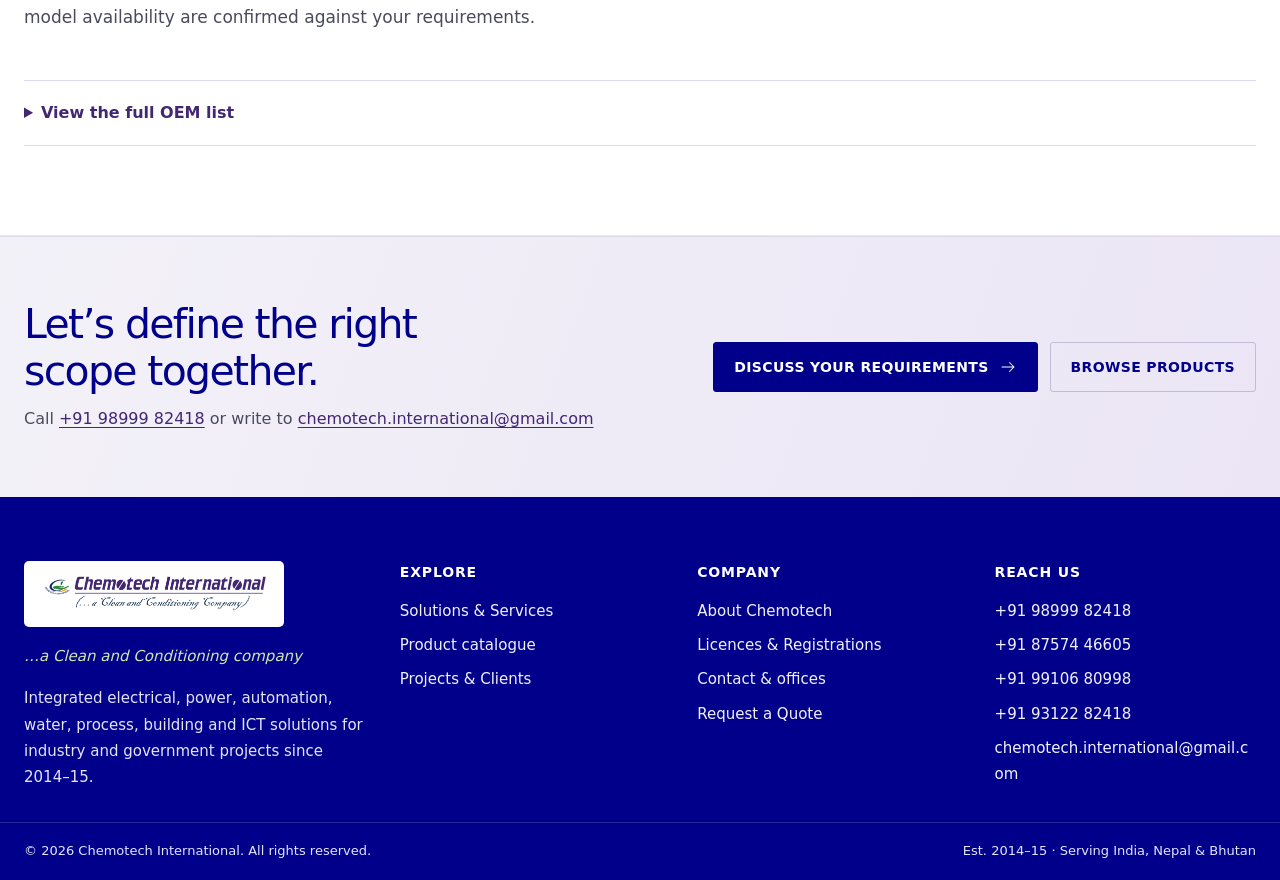
<file: solutions.html>
<!doctype html>
<html lang="en">
<head>
<meta charset="utf-8">
<meta name="viewport" content="width=device-width, initial-scale=1, viewport-fit=cover">
<title>Solutions & Services · Chemotech International</title>
<meta name="description" content="Power, automation, water, process and building engineering: equipment selection, supply, installation, commissioning and maintenance from Chemotech International.">
<meta name="theme-color" content="#00008B">
<meta property="og:title" content="Solutions & Services · Chemotech International">
<meta property="og:description" content="Power, automation, water, process and building engineering: equipment selection, supply, installation, commissioning and maintenance from Chemotech International.">
<meta property="og:type" content="website">
<meta property="og:image" content="assets/img/chemotech-logo.png">
<link rel="icon" type="image/png" href="favicon.png">
<link rel="stylesheet" href="assets/css/style.css">
<link rel="stylesheet" href="assets/css/modern.css">
<link rel="stylesheet" href="assets/css/immersive.css?v=63767099c9cc">
<link rel="stylesheet" href="assets/css/profile.css?v=b8390f9fc562">
</head>
<body>
<a class="skip-link" href="#main">Skip to content</a>
<div class="topbar">
  <div class="wrap">
    <div class="topbar__group">
      <span class="topbar__countries">INDIA · NEPAL · BHUTAN</span>
      <span class="topbar__hide-sm">Patna · Delhi</span>
    </div>
    <div class="topbar__group">
      <a href="mailto:chemotech.international@gmail.com">chemotech.international@gmail.com</a>
    </div>
  </div>
</div>
<header class="site-header">
  <div class="wrap">
    <a class="brand" href="index.html" aria-label="Chemotech International, home">
      <img src="assets/img/chemotech-logo.png" width="1820" height="300" alt="Chemotech International – a Clean and Conditioning Company">
    </a>
    <button class="menu-toggle" type="button" aria-expanded="false" aria-controls="site-nav" aria-label="Open menu">
      <svg viewBox="0 0 24 24" fill="none" stroke="currentColor" stroke-width="2" aria-hidden="true"><path d="M3 6h18M3 12h18M3 18h12"/></svg>
    </button>
    <nav class="nav" id="site-nav" aria-label="Main">
      <a href="index.html">Home</a><a href="solutions.html" aria-current="page">Solutions</a><a href="products.html">Products</a><a href="projects.html">Projects</a><a href="about.html">About</a><a href="contact.html">Contact</a><a class="btn" href="quote.html">Request Quote</a>
    </nav>
  </div>
</header>
<main id="main">

<section class="page-hero on-navy">
  <div class="wrap">
    <div class="crumbs"><a href="index.html">Home</a><span aria-hidden="true">/</span><span>Solutions & Services</span></div>
    <span class="tag">Solutions & services</span>
    <h1>Engineering around the way your site works.</h1>
    <p>Explore four connected disciplines, with equipment selection, installation, commissioning and support matched to your agreed scope.</p>
  </div>
  <div class="page-hero__rule"></div>
</section>
<nav class="section-nav wrap" aria-label="Solution disciplines"><a href="#pd">Power &amp; energy</a><a href="#au">Automation</a><a href="#wp">Water &amp; process</a><a href="#bi">Buildings</a><a href="#delivery">Delivery &amp; service</a></nav>
<section class="section solution-section" id="pd"><div class="wrap"><div class="solution-layout"><div class="stack"><svg class="vicon" viewBox="0 0 24 24" fill="none" stroke="currentColor" stroke-width="1.5" stroke-linecap="square" aria-hidden="true"><rect x="4" y="3" width="16" height="18"/><path d="M13 6.5 9.5 12h4L11 17.5"/></svg><h2>Power &amp; energy</h2><p class="lead">Coordinate distribution, backup power and power quality around the loads your facility depends on.</p><p>Panels and transformers; DG sets and UPS; solar, EV charging and energy management.</p><ul class="checklist"><li><span class="list-copy">Define loads, ratings and backup requirements</span></li><li><span class="list-copy">Select compatible equipment and protection</span></li><li><span class="list-copy">Plan installation, testing and service</span></li></ul><div class="solution-equipment-links"><a class="text-link" href="products.html#cat-pd">Power Distribution <svg class="arrow arrow--right" width="18" height="18" viewBox="0 0 24 24" fill="none" stroke="currentColor" stroke-width="1.35" stroke-linecap="round" stroke-linejoin="round" aria-hidden="true" focusable="false"><path d="M4 12h16m-6-6 6 6-6 6"/></svg></a><a class="text-link" href="products.html#cat-sw">Switchgear &amp; Controls <svg class="arrow arrow--right" width="18" height="18" viewBox="0 0 24 24" fill="none" stroke="currentColor" stroke-width="1.35" stroke-linecap="round" stroke-linejoin="round" aria-hidden="true" focusable="false"><path d="M4 12h16m-6-6 6 6-6 6"/></svg></a><a class="text-link" href="products.html#cat-cl">Cabling, Lighting &amp; Safety <svg class="arrow arrow--right" width="18" height="18" viewBox="0 0 24 24" fill="none" stroke="currentColor" stroke-width="1.35" stroke-linecap="round" stroke-linejoin="round" aria-hidden="true" focusable="false"><path d="M4 12h16m-6-6 6 6-6 6"/></svg></a><a class="text-link" href="products.html#cat-pb">Power Backup &amp; Energy <svg class="arrow arrow--right" width="18" height="18" viewBox="0 0 24 24" fill="none" stroke="currentColor" stroke-width="1.35" stroke-linecap="round" stroke-linejoin="round" aria-hidden="true" focusable="false"><path d="M4 12h16m-6-6 6 6-6 6"/></svg></a></div></div><div><div class="application-gallery"><a class="application-photo" href="products.html#p-27"><img src="assets/img/solutions/online-ups.jpg" alt="Online UPS Systems" loading="lazy" width="1000" height="750"><span><b>Online UPS Systems</b><small>Delta · Krykard · View related equipment</small></span></a><a class="application-photo" href="products.html#p-9"><img src="assets/img/solutions/silent-dg-set.jpg" alt="Silent Diesel Generator Sets" loading="lazy" width="1000" height="750"><span><b>Silent Diesel Generator Sets</b><small>Paikane · View related equipment</small></span></a></div><details class="photo-details"><summary>More equipment &amp; application images</summary><div class="application-gallery"><a class="application-photo" href="products.html#p-9"><img src="assets/img/solutions/kirloskar-dg-set.jpg" alt="Diesel Generator Sets" loading="lazy" width="1000" height="750"><span><b>Diesel Generator Sets</b><small>Kirloskar · View related equipment</small></span></a><a class="application-photo" href="products.html#p-29"><img src="assets/img/solutions/servo-stabiliser.jpg" alt="Servo Voltage Stabilisers" loading="lazy" width="1000" height="750"><span><b>Servo Voltage Stabilisers</b><small>Krykard · View related equipment</small></span></a><a class="application-photo" href="products.html#p-29"><img src="assets/img/solutions/automatic-voltage-controller.jpg" alt="Automatic Voltage Controllers" loading="lazy" width="1000" height="750"><span><b>Automatic Voltage Controllers</b><small>Jindal Electric · View related equipment</small></span></a><a class="application-photo" href="products.html#p-32"><img src="assets/img/solutions/solar-power.jpg" alt="Solar Power Systems" loading="lazy" width="1000" height="750"><span><b>Solar Power Systems</b><small>Delta · View related equipment</small></span></a><a class="application-photo" href="products.html#p-33"><img src="assets/img/solutions/ev-chargers.jpg" alt="EV Chargers – AC &amp; DC" loading="lazy" width="1000" height="750"><span><b>EV Chargers – AC &amp; DC</b><small>Delta · View related equipment</small></span></a><a class="application-photo" href="products.html#p-27"><img src="assets/img/solutions/data-centre.jpg" alt="Data Centre Infrastructure" loading="lazy" width="1000" height="750"><span><b>Data Centre Infrastructure</b><small>Delta · View related equipment</small></span></a><a class="application-photo" href="products.html#p-28"><img src="assets/img/solutions/energy-storage.jpg" alt="Energy Storage Systems" loading="lazy" width="1000" height="750"><span><b>Energy Storage Systems</b><small>Delta · View related equipment</small></span></a><a class="application-photo" href="products.html#p-7"><img src="assets/img/solutions/isolation-transformer.jpg" alt="Isolation &amp; Auto Transformers" loading="lazy" width="1000" height="750"><span><b>Isolation &amp; Auto Transformers</b><small>Krykard · View related equipment</small></span></a><a class="application-photo" href="products.html#p-29"><img src="assets/img/solutions/static-voltage-regulator.jpg" alt="Static Voltage Regulators" loading="lazy" width="1000" height="750"><span><b>Static Voltage Regulators</b><small>Krykard · View related equipment</small></span></a></div></details></div></div></div></section><section class="section solution-section" id="au"><div class="wrap"><div class="solution-layout"><div class="stack"><svg class="vicon" viewBox="0 0 24 24" fill="none" stroke="currentColor" stroke-width="1.5" stroke-linecap="square" aria-hidden="true"><rect x="7" y="7" width="10" height="10"/><rect x="10" y="10" width="4" height="4"/><path d="M9.5 3v4M14.5 3v4M9.5 17v4M14.5 17v4M3 9.5h4M3 14.5h4M17 9.5h4M17 14.5h4"/></svg><h2>Automation &amp; control</h2><p class="lead">Connect field instruments, drives and control systems for the operating needs of your plant.</p><p>Motors and VFDs; PLC, HMI and SCADA; flow, level, pressure and water-quality instrumentation.</p><ul class="checklist"><li><span class="list-copy">Review the process and control requirements</span></li><li><span class="list-copy">Coordinate instruments, panels and programming</span></li><li><span class="list-copy">Support commissioning and troubleshooting</span></li></ul><div class="solution-equipment-links"><a class="text-link" href="products.html#cat-au">Automation &amp; Instrumentation <svg class="arrow arrow--right" width="18" height="18" viewBox="0 0 24 24" fill="none" stroke="currentColor" stroke-width="1.35" stroke-linecap="round" stroke-linejoin="round" aria-hidden="true" focusable="false"><path d="M4 12h16m-6-6 6 6-6 6"/></svg></a></div></div><div><div class="application-gallery"><a class="application-photo" href="products.html#p-35"><img src="assets/img/solutions/vfd-plc-hmi.jpg" alt="VFD · PLC · HMI" loading="lazy" width="1000" height="750"><span><b>VFD · PLC · HMI</b><small>Delta · View related equipment</small></span></a><a class="application-photo" href="products.html#p-36"><img src="assets/img/solutions/scada-system.jpg" alt="SCADA System" loading="lazy" width="1000" height="750"><span><b>SCADA System</b><small>Delta · SBEM · Toshcon · View related equipment</small></span></a></div><details class="photo-details"><summary>More equipment &amp; application images</summary><div class="application-gallery"><a class="application-photo" href="products.html#p-37"><img src="assets/img/solutions/dam-gate-control.jpg" alt="Automatic Dam Gate Control" loading="lazy" width="1000" height="750"><span><b>Automatic Dam Gate Control</b><small>Delta · SBEM · View related equipment</small></span></a><a class="application-photo" href="products.html#p-38"><img src="assets/img/solutions/flow-meters.jpg" alt="Electromagnetic &amp; Ultrasonic Flow Meters" loading="lazy" width="1000" height="750"><span><b>Electromagnetic &amp; Ultrasonic Flow Meters</b><small>SBEM · Toshcon · View related equipment</small></span></a><a class="application-photo" href="products.html#p-38"><img src="assets/img/solutions/power-quality-instruments.jpg" alt="Power Quality &amp; Test Instruments" loading="lazy" width="1000" height="750"><span><b>Power Quality &amp; Test Instruments</b><small>Krykard · Toshcon · View related equipment</small></span></a><a class="application-photo" href="products.html#p-38"><img src="assets/img/solutions/radar-level-transmitters.jpg" alt="Radar &amp; Level Transmitters" loading="lazy" width="1000" height="750"><span><b>Radar &amp; Level Transmitters</b><small>SBEM · Toshcon · View related equipment</small></span></a><a class="application-photo" href="products.html#p-38"><img src="assets/img/solutions/pressure-transmitters.jpg" alt="Pressure Transmitters" loading="lazy" width="1000" height="750"><span><b>Pressure Transmitters</b><small>SBEM · Toshcon · View related equipment</small></span></a><a class="application-photo" href="products.html#p-35"><img src="assets/img/solutions/variable-frequency-drives.jpg" alt="Variable Frequency Drives" loading="lazy" width="1000" height="750"><span><b>Variable Frequency Drives</b><small>Delta · View related equipment</small></span></a><a class="application-photo" href="products.html#p-36"><img src="assets/img/solutions/hmi-touch-panels.jpg" alt="HMI &amp; Touch Panels" loading="lazy" width="1000" height="750"><span><b>HMI &amp; Touch Panels</b><small>Delta · View related equipment</small></span></a><a class="application-photo" href="products.html#p-57"><img src="assets/img/solutions/process-control-room.jpg" alt="Process Monitoring Control Room" loading="lazy" width="1000" height="750"><span><b>Process Monitoring Control Room</b><small>Application context · View related equipment</small></span></a></div></details></div></div></div></section><section class="section solution-section" id="wp"><div class="wrap"><div class="solution-layout"><div class="stack"><svg class="vicon" viewBox="0 0 24 24" fill="none" stroke="currentColor" stroke-width="1.5" stroke-linecap="square" aria-hidden="true"><path d="M12 3c-4 5-6.2 8.2-6.2 11.2a6.2 6.2 0 0 0 12.4 0C18.2 11.2 16 8 12 3z"/><path d="M9 15a3 3 0 0 0 3 3"/></svg><h2>Water &amp; process</h2><p class="lead">Bring treatment equipment, utilities and process support together around the required application and capacity.</p><p>WTP, RO, DM and UF systems; ETP and STP; steam distribution, piping, chemicals and hygiene.</p><ul class="checklist"><li><span class="list-copy">Discuss water quality, capacity and site conditions</span></li><li><span class="list-copy">Select treatment stages and supporting utilities</span></li><li><span class="list-copy">Agree commissioning, maintenance and O&amp;M scope</span></li></ul><div class="solution-equipment-links"><a class="text-link" href="products.html#cat-wp">Water &amp; Process <svg class="arrow arrow--right" width="18" height="18" viewBox="0 0 24 24" fill="none" stroke="currentColor" stroke-width="1.35" stroke-linecap="round" stroke-linejoin="round" aria-hidden="true" focusable="false"><path d="M4 12h16m-6-6 6 6-6 6"/></svg></a></div></div><div><div class="application-gallery"><a class="application-photo" href="products.html#p-39"><img src="assets/img/solutions/water-treatment-plant.jpg" alt="Water Treatment Plants" loading="lazy" width="1000" height="750"><span><b>Water Treatment Plants</b><small>Micro Filteration Technologies · Toshcon · View related equipment</small></span></a><a class="application-photo" href="products.html#p-42"><img src="assets/img/solutions/industrial-ro-plant.jpg" alt="Industrial RO Plants" loading="lazy" width="1000" height="750"><span><b>Industrial RO Plants</b><small>Micro Filteration Technologies · View related equipment</small></span></a></div><details class="photo-details"><summary>More equipment &amp; application images</summary><div class="application-gallery"><a class="application-photo" href="products.html#p-46"><img src="assets/img/solutions/hygiene-station.jpg" alt="Hygiene Stations" loading="lazy" width="1000" height="750"><span><b>Hygiene Stations</b><small>Nexgen Hygiene Systems · View related equipment</small></span></a><a class="application-photo" href="products.html#p-39"><img src="assets/img/solutions/wtp-on-site.jpg" alt="Water Treatment Plant – On Site" loading="lazy" width="1000" height="750"><span><b>Water Treatment Plant – On Site</b><small>Micro Filteration Technologies · View related equipment</small></span></a><a class="application-photo" href="products.html#p-42"><img src="assets/img/solutions/ultrafiltration.jpg" alt="Ultrafiltration (UF) Systems" loading="lazy" width="1000" height="750"><span><b>Ultrafiltration (UF) Systems</b><small>Micro Filteration Technologies · View related equipment</small></span></a><a class="application-photo" href="products.html#p-42"><img src="assets/img/solutions/ss-fabricated-plant.jpg" alt="SS Fabricated Plants &amp; Tanks" loading="lazy" width="1000" height="750"><span><b>SS Fabricated Plants &amp; Tanks</b><small>Micro Filteration Technologies · View related equipment</small></span></a><a class="application-photo" href="products.html#p-42"><img src="assets/img/solutions/softening-dm-vessels.jpg" alt="Softening / DM Vessels" loading="lazy" width="1000" height="750"><span><b>Softening / DM Vessels</b><small>Micro Filteration Technologies · Pentair · View related equipment</small></span></a><a class="application-photo" href="products.html#p-46"><img src="assets/img/solutions/sole-cleaning.jpg" alt="Sole Cleaning &amp; Hand Disinfection" loading="lazy" width="1000" height="750"><span><b>Sole Cleaning &amp; Hand Disinfection</b><small>Nexgen Hygiene Systems · View related equipment</small></span></a><a class="application-photo" href="products.html#p-46"><img src="assets/img/solutions/cleanroom-air-shower.jpg" alt="Cleanroom Air Showers" loading="lazy" width="1000" height="750"><span><b>Cleanroom Air Showers</b><small>Nexgen Hygiene Systems · View related equipment</small></span></a></div></details></div></div></div></section><section class="section solution-section" id="bi"><div class="wrap"><div class="solution-layout"><div class="stack"><svg class="vicon" viewBox="0 0 24 24" fill="none" stroke="currentColor" stroke-width="1.5" stroke-linecap="square" aria-hidden="true"><path d="M4 21V8.5L12 3l8 5.5V21"/><path d="M2.5 21h19M9.5 21v-5.5h5V21M8 10.5h2M14 10.5h2"/></svg><h2>Buildings &amp; infrastructure</h2><p class="lead">Coordinate the systems that support safe, connected and practical working environments.</p><p>Building management, HVAC, lifts, clean rooms and pre-fab structures; networking, CCTV and IT.</p><ul class="checklist"><li><span class="list-copy">Review occupancy, services and infrastructure needs</span></li><li><span class="list-copy">Select building systems and connected equipment</span></li><li><span class="list-copy">Coordinate installation and ongoing support</span></li></ul><div class="solution-equipment-links"><a class="text-link" href="products.html#cat-bi">Building &amp; ICT <svg class="arrow arrow--right" width="18" height="18" viewBox="0 0 24 24" fill="none" stroke="currentColor" stroke-width="1.35" stroke-linecap="round" stroke-linejoin="round" aria-hidden="true" focusable="false"><path d="M4 12h16m-6-6 6 6-6 6"/></svg></a></div></div><div><div class="application-gallery"><a class="application-photo" href="products.html#p-47"><img src="assets/img/solutions/building-management-system.jpg" alt="Building Management System" loading="lazy" width="1000" height="750"><span><b>Building Management System</b><small>Delta · Loytec · View related equipment</small></span></a><a class="application-photo" href="products.html#p-50"><img src="assets/img/solutions/led-video-wall.jpg" alt="LED Screens &amp; Video Walls" loading="lazy" width="1000" height="750"><span><b>LED Screens &amp; Video Walls</b><small>Delta · View related equipment</small></span></a></div><details class="photo-details"><summary>More equipment &amp; application images</summary><div class="application-gallery"><a class="application-photo" href="products.html#p-51"><img src="assets/img/solutions/prefab-building.jpg" alt="Pre-Fab Buildings" loading="lazy" width="1000" height="750"><span><b>Pre-Fab Buildings</b><small>Dignus Infra · View related equipment</small></span></a><a class="application-photo" href="products.html#p-51"><img src="assets/img/solutions/cold-clean-rooms.jpg" alt="Cold Rooms &amp; Clean Rooms" loading="lazy" width="1000" height="750"><span><b>Cold Rooms &amp; Clean Rooms</b><small>Dignus Infra · View related equipment</small></span></a><a class="application-photo" href="products.html#p-51"><img src="assets/img/solutions/puf-pir-panels.jpg" alt="PUF / PIR &amp; Roofing Panels" loading="lazy" width="1000" height="750"><span><b>PUF / PIR &amp; Roofing Panels</b><small>Dignus Infra · View related equipment</small></span></a><a class="application-photo" href="products.html#p-51"><img src="assets/img/solutions/refrigerated-van.jpg" alt="Refrigerated Van Bodies" loading="lazy" width="1000" height="750"><span><b>Refrigerated Van Bodies</b><small>Dignus Infra · View related equipment</small></span></a></div></details></div></div></div></section>
<section class="section section--wash" id="delivery"><div class="wrap"><div class="section-head"><span class="tag">From requirement to service</span><h2>One coordinated delivery process.</h2><p>We agree the responsibilities and deliverables for your project before execution.</p></div><ol class="chain"><li><div class="chain-head"><small>Step 1</small><svg class="vicon" viewBox="0 0 24 24" fill="none" stroke="currentColor" stroke-width="1.5" stroke-linecap="square" aria-hidden="true"><rect x="7" y="7" width="10" height="10"/><rect x="10" y="10" width="4" height="4"/><path d="M9.5 3v4M14.5 3v4M9.5 17v4M14.5 17v4M3 9.5h4M3 14.5h4M17 9.5h4M17 14.5h4"/></svg></div><b>Requirement &amp; design</b></li><li><div class="chain-head"><small>Step 2</small><svg class="vicon" viewBox="0 0 24 24" fill="none" stroke="currentColor" stroke-width="1.5" stroke-linecap="square" aria-hidden="true"><rect x="4" y="3" width="16" height="18"/><path d="M13 6.5 9.5 12h4L11 17.5"/></svg></div><b>Sourcing &amp; supply</b></li><li><div class="chain-head"><small>Step 3</small><svg class="vicon" viewBox="0 0 24 24" fill="none" stroke="currentColor" stroke-width="1.5" stroke-linecap="square" aria-hidden="true"><path d="M14.7 6.3a4 4 0 0 0-5.4 5.4L3.5 17.5l3 3 5.8-5.8a4 4 0 0 0 5.4-5.4l-2.6 2.6-2.9-2.9z"/></svg></div><b>Installation</b></li><li><div class="chain-head"><small>Step 4</small><svg class="vicon" viewBox="0 0 24 24" fill="none" stroke="currentColor" stroke-width="1.5" stroke-linecap="square" aria-hidden="true"><rect x="5" y="3" width="14" height="18"/><circle cx="12" cy="9" r="2.6"/><path d="M12 11.6V17M9 17h6"/></svg></div><b>Testing &amp; commissioning</b></li><li><div class="chain-head"><small>Step 5</small><svg class="vicon" viewBox="0 0 24 24" fill="none" stroke="currentColor" stroke-width="1.5" stroke-linecap="square" aria-hidden="true"><path d="M14.7 6.3a4 4 0 0 0-5.4 5.4L3.5 17.5l3 3 5.8-5.8a4 4 0 0 0 5.4-5.4l-2.6 2.6-2.9-2.9z"/></svg></div><b>Service &amp; AMC</b></li></ol><h3 class="service-heading">Choose the support your project needs</h3><ul class="service-options"><li><svg class="vicon" viewBox="0 0 24 24" fill="none" stroke="currentColor" stroke-width="1.5" stroke-linecap="square" aria-hidden="true"><path d="M14.7 6.3a4 4 0 0 0-5.4 5.4L3.5 17.5l3 3 5.8-5.8a4 4 0 0 0 5.4-5.4l-2.6 2.6-2.9-2.9z"/></svg><span>Engineering &amp; technical solution design</span></li><li><svg class="vicon" viewBox="0 0 24 24" fill="none" stroke="currentColor" stroke-width="1.5" stroke-linecap="square" aria-hidden="true"><path d="M14.7 6.3a4 4 0 0 0-5.4 5.4L3.5 17.5l3 3 5.8-5.8a4 4 0 0 0 5.4-5.4l-2.6 2.6-2.9-2.9z"/></svg><span>Equipment selection &amp; supply</span></li><li><svg class="vicon" viewBox="0 0 24 24" fill="none" stroke="currentColor" stroke-width="1.5" stroke-linecap="square" aria-hidden="true"><path d="M14.7 6.3a4 4 0 0 0-5.4 5.4L3.5 17.5l3 3 5.8-5.8a4 4 0 0 0 5.4-5.4l-2.6 2.6-2.9-2.9z"/></svg><span>System integration</span></li><li><svg class="vicon" viewBox="0 0 24 24" fill="none" stroke="currentColor" stroke-width="1.5" stroke-linecap="square" aria-hidden="true"><path d="M14.7 6.3a4 4 0 0 0-5.4 5.4L3.5 17.5l3 3 5.8-5.8a4 4 0 0 0 5.4-5.4l-2.6 2.6-2.9-2.9z"/></svg><span>Installation</span></li><li><svg class="vicon" viewBox="0 0 24 24" fill="none" stroke="currentColor" stroke-width="1.5" stroke-linecap="square" aria-hidden="true"><path d="M14.7 6.3a4 4 0 0 0-5.4 5.4L3.5 17.5l3 3 5.8-5.8a4 4 0 0 0 5.4-5.4l-2.6 2.6-2.9-2.9z"/></svg><span>Testing &amp; commissioning</span></li><li><svg class="vicon" viewBox="0 0 24 24" fill="none" stroke="currentColor" stroke-width="1.5" stroke-linecap="square" aria-hidden="true"><path d="M14.7 6.3a4 4 0 0 0-5.4 5.4L3.5 17.5l3 3 5.8-5.8a4 4 0 0 0 5.4-5.4l-2.6 2.6-2.9-2.9z"/></svg><span>Troubleshooting</span></li><li><svg class="vicon" viewBox="0 0 24 24" fill="none" stroke="currentColor" stroke-width="1.5" stroke-linecap="square" aria-hidden="true"><path d="M14.7 6.3a4 4 0 0 0-5.4 5.4L3.5 17.5l3 3 5.8-5.8a4 4 0 0 0 5.4-5.4l-2.6 2.6-2.9-2.9z"/></svg><span>Preventive maintenance &amp; O&amp;M support</span></li><li><svg class="vicon" viewBox="0 0 24 24" fill="none" stroke="currentColor" stroke-width="1.5" stroke-linecap="square" aria-hidden="true"><path d="M14.7 6.3a4 4 0 0 0-5.4 5.4L3.5 17.5l3 3 5.8-5.8a4 4 0 0 0 5.4-5.4l-2.6 2.6-2.9-2.9z"/></svg><span>After-sales service &amp; plant improvement</span></li></ul><p class="note">Supply-only, installation, turnkey and service scopes are available by agreement. <a href="certifications.html">View our licences and registrations.</a></p></div></section>
<section class="section" id="partners"><div class="wrap"><div class="section-head"><span class="tag">Equipment sourcing</span><h2>Established makes. Application-led selection.</h2><p>We work with 50+ named OEMs across our portfolio. Final makes, ratings and model availability are confirmed against your requirements.</p></div><details class="oem-details"><summary>View the full OEM list</summary><ul class="names names--partners"><li>Delta</li><li>Siemens</li><li>ABB</li><li>Schneider</li><li>L&amp;T</li><li>Havells</li><li>Polycab</li><li>Finolex</li><li>Legrand</li><li>Philips</li><li>Crompton Greaves</li><li>Honeywell</li><li>Bosch</li><li>Cummins</li><li>Kirloskar</li><li>Caterpillar</li><li>Volvo Penta</li><li>Eaton</li><li>Vertiv</li><li>Exide</li><li>Grundfos</li><li>Dow</li><li>Cisco</li><li>HP</li><li>Dell</li><li>Otis</li><li>KEI</li><li>Krykard</li><li>Paikane</li><li>Unimag</li><li>Sterling</li><li>Jindal Electric</li><li>Survival Wire &amp; Cables (SCL)</li><li>Alpha MHO Enterprises</li><li>BVCS</li><li>Bonex</li><li>Trijal Electrikals</li><li>Neptune</li><li>Mahindra</li><li>Micro Filteration Technologies</li><li>Nexgen Hygiene Systems</li><li>Dignus Infra</li><li>Jindal Steel</li><li>Recon</li><li>SBEM</li><li>Toshcon Instruments</li><li>Vigilance Technology &amp; Services</li><li>Xtreme Media</li><li>Ahuja</li><li>Plaza Wires</li><li>KEC International</li></ul><p class="more-band">+ 80 more makes <span>across the disciplines we serve</span></p></details></div></section>
<section class="cta on-navy">
  <div class="wrap">
    <div>
      <h2>Let’s define the right scope together.</h2>
      <p>Call <a href="tel:+919899982418">+91 98999 82418</a> or write to <a href="mailto:chemotech.international@gmail.com">chemotech.international@gmail.com</a></p>
    </div>
    <div class="btn-row">
      <a class="btn btn--green" href="contact.html">Discuss your requirements <svg class="arrow arrow--right" width="18" height="18" viewBox="0 0 24 24" fill="none" stroke="currentColor" stroke-width="1.35" stroke-linecap="round" stroke-linejoin="round" aria-hidden="true" focusable="false"><path d="M4 12h16m-6-6 6 6-6 6"/></svg></a>
      <a class="btn btn--line-light" href="products.html">Browse products</a>
    </div>
  </div>
</section>
</main>
<footer class="site-footer">
  <div class="wrap">
    <div class="footer-top">
      <div class="footer-brand">
        <div class="logo-tile"><img src="assets/img/chemotech-logo.png" width="1820" height="300" alt="Chemotech International" loading="lazy"></div>
        <p class="tagline">…a Clean and Conditioning company</p>
        <p>Integrated electrical, power, automation, water, process, building and ICT solutions for industry and government projects since 2014–15.</p>
      </div>
      <div>
        <h4>Explore</h4>
        <ul><li><a href="solutions.html">Solutions &amp; Services</a></li><li><a href="products.html">Product catalogue</a></li><li><a href="projects.html">Projects &amp; Clients</a></li></ul>
      </div>
      <div>
        <h4>Company</h4>
        <ul><li><a href="about.html">About Chemotech</a></li><li><a href="certifications.html">Licences &amp; Registrations</a></li><li><a href="contact.html">Contact &amp; offices</a></li><li><a href="quote.html">Request a Quote</a></li></ul>
      </div>
      <div>
        <h4>Reach us</h4>
        <ul>
          <li><a href="tel:+919899982418">+91 98999 82418</a></li><li><a href="tel:+918757446605">+91 87574 46605</a></li><li><a href="tel:+919910680998">+91 99106 80998</a></li><li><a href="tel:+919312282418">+91 93122 82418</a></li>
          <li><a href="mailto:chemotech.international@gmail.com">chemotech.international@gmail.com</a></li>

        </ul>
      </div>
    </div>
  </div>
  <div class="wrap footer-bottom">
    <span>© <span data-year>2026</span> Chemotech International. All rights reserved.</span>
    <span>Est. 2014–15 · Serving India, Nepal &amp; Bhutan</span>
  </div>
</footer>
<script src="assets/js/main.js?v=593b8d75161b"></script>

</body>
</html>
</file>
<file: assets/css/style.css>
/* =====================================================================
   Chemotech International — site stylesheet
   Layout concept: an engineering drawing sheet. Square panels on a
   hairline grid, drawing-style tags and codes, a title-block footer.
   One type family throughout (Helvetica / system sans-serif).
   ===================================================================== */

:root {
  /* Brand colour — taken from the 2026 company & work profiles */
  --navy: #000080;        /* primary: headers, buttons, bands */
  --navy-deep: #00005c;   /* top bar, footer */
  --purple: #3f2a6b;      /* secondary: logotype purple */
  --green: #9bbb59;       /* leaf green: rules, highlights on navy */
  --green-ink: #5c7a22;   /* green that passes contrast on white */
  --red: #c8281e;         /* profile heading red: used sparingly */
  --slate: #243b5e;

  /* Neutrals, tinted toward the navy */
  --ink: #13142b;
  --muted: #565973;
  --line: #dcdde8;
  --line-strong: #b9bbcf;
  --wash: #f3f3f8;
  --paper: #ffffff;
  --on-navy: #ffffff;
  --on-navy-muted: #c3c6ec;

  /* Type: a single family, personality through weight and tracking */
  --font: "Helvetica Neue", Helvetica, Arial, "Nimbus Sans", "Liberation Sans", sans-serif;
  --fs-xs: 0.78rem;
  --fs-sm: 0.875rem;
  --fs-base: 1rem;
  --fs-md: 1.125rem;
  --fs-lg: 1.375rem;
  --fs-xl: 1.75rem;
  --fs-2xl: clamp(2rem, 1.4rem + 2.2vw, 2.75rem);
  --fs-3xl: clamp(2.4rem, 1.5rem + 3.6vw, 4rem);

  --wrap: 1200px;
  --gutter: max(16px, env(safe-area-inset-left, 0px));
  --gutter-r: max(16px, env(safe-area-inset-right, 0px));
  --header-h: 76px;
  color-scheme: light;
}

*, *::before, *::after { box-sizing: border-box; }

html { scroll-behavior: smooth; -webkit-text-size-adjust: 100%; }
@media (prefers-reduced-motion: reduce) {
  html { scroll-behavior: auto; }
  *, *::before, *::after { animation: none !important; transition: none !important; }
}

body {
  margin: 0;
  font-family: var(--font);
  font-size: var(--fs-base);
  line-height: 1.6;
  color: var(--ink);
  background: var(--paper);
  -webkit-font-smoothing: antialiased;
}

img { max-width: 100%; height: auto; display: block; }
a { color: var(--navy); text-underline-offset: 3px; }
a:hover { color: var(--purple); }
:focus-visible { outline: 3px solid var(--green); outline-offset: 2px; }
[hidden] { display: none !important; }

h1, h2, h3, h4 { margin: 0; line-height: 1.15; font-weight: 700; letter-spacing: -0.015em; text-wrap: balance; color: var(--ink); }
p { margin: 0; }
ul, ol { margin: 0; padding: 0; list-style: none; }

.skip-link {
  position: absolute; left: 8px; top: -60px; z-index: 100;
  background: var(--navy); color: var(--on-navy); padding: 10px 14px; text-decoration: none;
}
.skip-link:focus { top: 8px; }

/* ---------- Layout primitives ---------- */
.wrap {
  max-width: var(--wrap);
  margin-inline: auto;
  padding-left: var(--gutter);
  padding-right: var(--gutter-r);
}
.section { padding-block: clamp(56px, 7vw, 96px); }
.section--wash { background: var(--wash); }
.section--tight { padding-block: clamp(40px, 5vw, 64px); }
.stack { display: grid; gap: 18px; }

/* Drawing-style label: small, tracked, uppercase */
.tag {
  display: inline-flex; align-items: center; gap: 10px;
  font-size: var(--fs-xs); font-weight: 700; letter-spacing: 0.16em; text-transform: uppercase;
  color: var(--purple);
}
.tag::before { content: ""; width: 22px; height: 2px; background: var(--green); }
.on-navy .tag { color: var(--green); }

.section-head { display: grid; gap: 14px; max-width: 760px; margin-bottom: clamp(32px, 4vw, 48px); }
.section-head h2 { font-size: var(--fs-2xl); }
.section-head p { color: var(--muted); font-size: var(--fs-md); max-width: 65ch; }
.section-head--split {
  max-width: none; grid-template-columns: minmax(0, 1fr) auto; align-items: end; gap: 24px;
}
@media (max-width: 760px) { .section-head--split { grid-template-columns: minmax(0, 1fr); } }

.lead { font-size: var(--fs-lg); line-height: 1.45; color: var(--ink); font-weight: 400; max-width: 60ch; }
.prose { display: grid; gap: 1.1em; color: var(--muted); max-width: 68ch; }
.prose strong { color: var(--ink); }

/* ---------- Buttons ---------- */
.btn {
  display: inline-flex; align-items: center; justify-content: center; gap: 10px;
  min-height: 46px; padding: 0 22px;
  font: inherit; font-size: var(--fs-sm); font-weight: 700; letter-spacing: 0.06em; text-transform: uppercase;
  text-decoration: none; border: 2px solid var(--navy); background: var(--navy); color: var(--on-navy);
  cursor: pointer; transition: background .2s, color .2s, border-color .2s;
}
.btn:hover { background: var(--purple); border-color: var(--purple); color: var(--on-navy); }
.btn--ghost { background: transparent; color: var(--navy); }
.btn--ghost:hover { background: var(--navy); color: var(--on-navy); border-color: var(--navy); }
.btn--green { background: var(--green); border-color: var(--green); color: var(--navy-deep); }
.btn--green:hover { background: var(--on-navy); border-color: var(--on-navy); color: var(--navy); }
.btn--line-light { background: transparent; border-color: rgba(255,255,255,.55); color: var(--on-navy); }
.btn--line-light:hover { background: var(--on-navy); color: var(--navy); border-color: var(--on-navy); }
.btn .arrow { transition: transform .2s; }
.btn:hover .arrow { transform: translateX(3px); }
.btn-row { display: flex; flex-wrap: wrap; gap: 12px; }

.text-link {
  font-weight: 700; font-size: var(--fs-sm); letter-spacing: .06em; text-transform: uppercase;
  text-decoration: none; display: inline-flex; gap: 8px; align-items: center;
}
.text-link:hover .arrow { transform: translateX(3px); }
.text-link .arrow { transition: transform .2s; }

/* ---------- Top bar & header ---------- */
.topbar { background: var(--navy-deep); color: var(--on-navy-muted); font-size: var(--fs-xs); }
.topbar .wrap { display: flex; flex-wrap: wrap; justify-content: space-between; gap: 6px 24px; padding-block: 8px; }
.topbar a { color: var(--on-navy); text-decoration: none; }
.topbar a:hover { color: var(--green); }
.topbar__group { display: flex; flex-wrap: wrap; gap: 4px 20px; }
.topbar__countries { color: var(--green); font-weight: 700; letter-spacing: .14em; }
@media (max-width: 700px) { .topbar__hide-sm { display: none; } }

body::before {
  content: ""; position: fixed; inset: 0 0 auto; height: env(safe-area-inset-top, 0px);
  z-index: 60; background: var(--paper);
}
.site-header {
  position: sticky; top: env(safe-area-inset-top, 0px); z-index: 50;
  background: var(--paper); border-bottom: 3px solid var(--green);
}
.site-header .wrap { display: flex; align-items: center; justify-content: space-between; gap: 20px; min-height: var(--header-h); }
.brand { display: block; flex: 0 1 280px; min-width: 0; }
.brand img { width: 100%; max-width: 280px; }

.nav { display: flex; align-items: center; gap: 4px; }
.nav a {
  position: relative; padding: 10px 12px;
  font-size: var(--fs-sm); font-weight: 700; color: var(--ink); text-decoration: none; white-space: nowrap;
}
.nav a::after {
  content: ""; position: absolute; left: 12px; right: 12px; bottom: 2px; height: 2px;
  background: var(--navy); transform: scaleX(0); transform-origin: left; transition: transform .2s;
}
.nav a:hover { color: var(--navy); }
.nav a:hover::after, .nav a[aria-current="page"]::after { transform: scaleX(1); }
.nav a[aria-current="page"] { color: var(--navy); }
.nav .btn { margin-left: 10px; min-height: 42px; padding: 0 18px; color: var(--on-navy); }
.nav .btn::after { display: none; }
.nav .btn:hover { color: var(--on-navy); }

.menu-toggle {
  display: none; width: 46px; height: 46px; border: 2px solid var(--navy); background: var(--paper);
  color: var(--navy); cursor: pointer; padding: 0; align-items: center; justify-content: center;
}
.menu-toggle svg { width: 22px; height: 22px; }

@media (max-width: 1080px) {
  .menu-toggle { display: inline-flex; }
  .nav {
    position: absolute; left: 0; right: 0; top: 100%;
    flex-direction: column; align-items: stretch; gap: 0;
    background: var(--paper); border-bottom: 3px solid var(--green);
    padding: 8px var(--gutter-r) 20px var(--gutter);
    box-shadow: 0 18px 30px -18px rgba(0,0,40,.35);
  }
  .nav:not(.is-open) { display: none; }
  .nav a { padding: 14px 4px; border-bottom: 1px solid var(--line); }
  .nav a::after { left: 4px; right: auto; width: 28px; bottom: 8px; }
  .nav .btn { margin: 16px 0 0; }
}

/* ---------- Page hero (inner pages) ---------- */
.page-hero { background: var(--navy); color: var(--on-navy); position: relative; overflow: hidden; }
.page-hero::after {
  /* faint drawing grid */
  content: ""; position: absolute; inset: 0; pointer-events: none;
  background-image:
    linear-gradient(rgba(255,255,255,.06) 1px, transparent 1px),
    linear-gradient(90deg, rgba(255,255,255,.06) 1px, transparent 1px);
  background-size: 32px 32px;
  mask-image: linear-gradient(90deg, transparent 30%, #000 100%);
  -webkit-mask-image: linear-gradient(90deg, transparent 30%, #000 100%);
}
.page-hero .wrap { position: relative; z-index: 1; padding-block: clamp(48px, 6vw, 80px); display: grid; gap: 16px; }
.page-hero h1 { color: var(--on-navy); font-size: var(--fs-3xl); max-width: 18ch; }
.page-hero p { color: var(--on-navy-muted); font-size: var(--fs-md); max-width: 60ch; }
.crumbs { display: flex; gap: 8px; font-size: var(--fs-xs); letter-spacing: .14em; text-transform: uppercase; color: var(--on-navy-muted); }
.crumbs a { color: var(--on-navy); text-decoration: none; }
.crumbs a:hover { color: var(--green); }
.page-hero__rule { height: 6px; background: linear-gradient(90deg, var(--green) 0 34%, var(--purple) 34% 67%, var(--navy-deep) 67%); }

/* ---------- Home hero ---------- */
.hero { background: var(--navy); color: var(--on-navy); position: relative; overflow: hidden; }
.hero .wrap {
  display: grid; grid-template-columns: minmax(0, 1fr) minmax(0, 1.08fr); gap: clamp(24px, 4vw, 56px);
  align-items: center; padding-block: clamp(48px, 6vw, 88px);
}
.hero__copy { display: grid; gap: 22px; min-width: 0; }
.hero__tagline { font-size: var(--fs-md); color: var(--green); font-style: italic; letter-spacing: .01em; }
.hero h1 { color: var(--on-navy); font-size: var(--fs-3xl); letter-spacing: -0.025em; }
.hero h1 em { font-style: normal; color: var(--green); }
.hero p { color: var(--on-navy-muted); font-size: var(--fs-md); max-width: 52ch; }
.hero__diagram { min-width: 0; border: 1px solid rgba(255,255,255,.18); background: rgba(0,0,40,.25); position: relative; }
.hero__diagram svg { display: block; width: 100%; height: auto; }
.hero__diagram-caption {
  display: flex; justify-content: space-between; gap: 12px; flex-wrap: wrap;
  border-top: 1px solid rgba(255,255,255,.18); padding: 10px 14px;
  font-size: var(--fs-xs); letter-spacing: .12em; text-transform: uppercase; color: var(--on-navy-muted);
}
.hero__diagram-caption b { color: var(--on-navy); font-weight: 700; }
@media (max-width: 920px) { .hero .wrap { grid-template-columns: minmax(0, 1fr); } }

/* schematic drawing styles */
.sch-line { stroke: #ffffff; stroke-width: 2; fill: none; }
.sch-bus { stroke: #ffffff; stroke-width: 6; fill: none; }
.sch-pipe { stroke: var(--green); stroke-width: 7; fill: none; stroke-linecap: square; }
.sch-ctrl { stroke: #b8a6e6; stroke-width: 1.5; fill: none; stroke-dasharray: 5 5; }
.sch-box { stroke: #ffffff; stroke-width: 2; fill: var(--navy); }
.sch-box--green { stroke: var(--green); }
.sch-fill { fill: var(--navy); }
.sch-label { fill: #c3c6ec; font: 700 11px var(--font); letter-spacing: .12em; }
.sch-label--in { fill: #ffffff; font-size: 13px; letter-spacing: .06em; }
.sch-label--green { fill: var(--green); }
.sch-flow { stroke: var(--green); stroke-width: 2; fill: none; stroke-dasharray: 3 13; animation: flow 1.6s linear infinite; }
.sch-flow--water { stroke: #ffffff; stroke-width: 2; stroke-dasharray: 2 12; animation-duration: 2.2s; }
.sch-pulse { fill: var(--green); animation: pulse 2.4s ease-in-out infinite; }
@keyframes flow { to { stroke-dashoffset: -32; } }
@keyframes pulse { 0%, 100% { opacity: .35; } 50% { opacity: 1; } }

/* ---------- Fact rail (home) ---------- */
.facts { border-bottom: 1px solid var(--line); background: var(--paper); }
.facts ul { display: grid; grid-template-columns: repeat(6, minmax(0, 1fr)); }
.facts li { padding: 22px 18px; border-left: 1px solid var(--line); display: grid; gap: 4px; align-content: start; }
.facts li:first-child { border-left: 0; padding-left: 0; }
.facts b { font-size: var(--fs-xl); color: var(--navy); letter-spacing: -0.02em; font-variant-numeric: tabular-nums; line-height: 1.1; }
.facts span { font-size: var(--fs-sm); color: var(--muted); }
@media (max-width: 920px) {
  .facts ul { grid-template-columns: repeat(3, minmax(0, 1fr)); }
  .facts li { border-top: 1px solid var(--line); }
  .facts li:nth-child(-n+3) { border-top: 0; }
  .facts li:nth-child(3n+1) { border-left: 0; padding-left: 0; }
}
@media (max-width: 520px) {
  .facts ul { grid-template-columns: repeat(2, minmax(0, 1fr)); }
  .facts li:nth-child(n) { border-left: 1px solid var(--line); padding-left: 18px; border-top: 1px solid var(--line); }
  .facts li:nth-child(odd) { border-left: 0; padding-left: 0; }
  .facts li:nth-child(-n+2) { border-top: 0; }
}

/* ---------- Vertical panels (home + products) ---------- */
.verticals {
  display: grid; grid-template-columns: repeat(3, minmax(0, 1fr));
  border-top: 1px solid var(--line-strong); border-left: 1px solid var(--line-strong);
}
.vpanel {
  --v: var(--navy);
  display: grid; grid-template-rows: auto auto 1fr auto; gap: 14px;
  padding: 28px 26px 24px; background: var(--paper);
  border-right: 1px solid var(--line-strong); border-bottom: 1px solid var(--line-strong);
  text-decoration: none; color: inherit; position: relative; transition: background .2s;
}
.vpanel::before {
  content: ""; position: absolute; left: -1px; right: -1px; top: -1px; height: 4px; background: var(--v);
  transform: scaleX(.18); transform-origin: left; transition: transform .3s;
}
.vpanel:hover { background: var(--wash); color: inherit; }
.vpanel:hover::before { transform: scaleX(1); }
.vpanel__top { display: flex; justify-content: space-between; align-items: center; gap: 12px; }
.vcode {
  font-size: var(--fs-xs); font-weight: 700; letter-spacing: .14em; color: var(--v);
  border: 1.5px solid var(--v); padding: 3px 8px; font-variant-numeric: tabular-nums;
}
.vpanel__count { font-size: var(--fs-xs); color: var(--muted); letter-spacing: .08em; text-transform: uppercase; }
.vpanel h3 { font-size: var(--fs-lg); }
.vpanel p { color: var(--muted); font-size: var(--fs-sm); }
.vpanel .text-link { color: var(--v); }
.vpanel svg.vicon { width: 40px; height: 40px; color: var(--v); }
@media (max-width: 920px) { .verticals { grid-template-columns: repeat(2, minmax(0, 1fr)); } }
@media (max-width: 600px) { .verticals { grid-template-columns: minmax(0, 1fr); } }

.v1 { --v: var(--navy); }
.v2 { --v: var(--purple); }
.v3 { --v: var(--slate); }
.v4 { --v: var(--green-ink); }
.v5 { --v: #9e2f2a; }
.v6 { --v: #5b3f8c; }

/* ---------- Partner band (Delta) ---------- */
.partner { display: grid; grid-template-columns: minmax(0, 0.9fr) minmax(0, 1.1fr); gap: clamp(28px, 5vw, 64px); align-items: center; }
.partner__logo { width: 150px; }
.partner__stats { display: flex; flex-wrap: wrap; gap: 0; border: 1px solid var(--line-strong); }
.partner__stats div { flex: 1 1 160px; padding: 16px 18px; border-right: 1px solid var(--line-strong); }
.partner__stats div:last-child { border-right: 0; }
.partner__stats b { display: block; font-size: var(--fs-lg); color: var(--navy); letter-spacing: -0.01em; }
.partner__stats span { font-size: var(--fs-sm); color: var(--muted); }
.gallery { display: grid; grid-template-columns: repeat(3, minmax(0, 1fr)); gap: 12px; }
.gallery figure { margin: 0; background: var(--paper); border: 1px solid var(--line); display: grid; grid-template-rows: 1fr auto; }
.gallery .ph { aspect-ratio: 1 / 1; padding: 16px; max-width: 100%; overflow: hidden; }
.gallery img { width: 100%; height: 100%; object-fit: contain; }
.gallery figcaption { padding: 10px 12px; font-size: var(--fs-xs); font-weight: 700; letter-spacing: .1em; text-transform: uppercase; border-top: 1px solid var(--line); color: var(--ink); }
@media (max-width: 920px) { .partner { grid-template-columns: minmax(0, 1fr); } }
@media (max-width: 480px) { .gallery { grid-template-columns: repeat(2, minmax(0, 1fr)); } }

/* ---------- Process steps (real sequence) ---------- */
.steps { display: grid; grid-template-columns: repeat(6, minmax(0, 1fr)); counter-reset: step; position: relative; }
.steps li { position: relative; padding: 0 18px 0 0; display: grid; gap: 12px; align-content: start; }
.steps .node {
  display: flex; align-items: center; gap: 0; height: 40px;
}
.steps .node b {
  width: 40px; height: 40px; flex: none; display: grid; place-items: center;
  background: var(--navy); color: var(--on-navy); font-size: var(--fs-sm); font-variant-numeric: tabular-nums;
}
.steps .node::after { content: ""; flex: 1; height: 2px; background: var(--line-strong); }
.steps li:last-child .node::after { background: transparent; }
.steps li:nth-child(n+5) .node b { background: var(--green); color: var(--navy-deep); }
.steps li:nth-child(3) .node b, .steps li:nth-child(4) .node b { background: var(--purple); }
.steps h3 { font-size: var(--fs-base); }
.steps p { font-size: var(--fs-sm); color: var(--muted); }
@media (max-width: 1000px) {
  .steps { grid-template-columns: repeat(3, minmax(0, 1fr)); row-gap: 32px; }
  .steps li:nth-child(3) .node::after { background: transparent; }
}
@media (max-width: 600px) {
  .steps { grid-template-columns: minmax(0, 1fr); row-gap: 0; }
  .steps li { grid-template-columns: 40px minmax(0, 1fr); column-gap: 16px; padding: 0 0 24px; }
  .steps .node { grid-row: span 2; flex-direction: column; height: 100%; }
  .steps .node::after { width: 2px; height: auto; flex: 1; }
  .steps li:nth-child(3) .node::after { background: var(--line-strong); }
  .steps li:last-child .node::after { background: transparent; }
}

/* ---------- Industries ---------- */
.industries { display: grid; grid-template-columns: repeat(5, minmax(0, 1fr)); border-top: 1px solid var(--line-strong); }
.industries li {
  padding: 16px 14px 16px 0; border-bottom: 1px solid var(--line); font-weight: 700; font-size: var(--fs-sm);
  display: flex; gap: 10px; align-items: baseline;
}
.industries li span { color: var(--line-strong); font-size: var(--fs-xs); font-variant-numeric: tabular-nums; font-weight: 400; min-width: 2ch; }
.industries li.is-key { color: var(--navy); }
@media (max-width: 920px) { .industries { grid-template-columns: repeat(3, minmax(0, 1fr)); } }
@media (max-width: 520px) { .industries { grid-template-columns: repeat(2, minmax(0, 1fr)); } }
.presence { display: flex; flex-wrap: wrap; gap: 10px; }
.presence span {
  border: 1.5px solid var(--navy); color: var(--navy); padding: 6px 14px;
  font-size: var(--fs-sm); font-weight: 700; letter-spacing: .12em; text-transform: uppercase;
}

/* ---------- Licence strip ---------- */
.licences { display: grid; grid-template-columns: repeat(4, minmax(0, 1fr)); gap: 0; border: 1px solid var(--line-strong); background: var(--paper); }
.licences li { padding: 22px 20px; border-right: 1px solid var(--line-strong); display: grid; gap: 6px; align-content: start; }
.licences li:last-child { border-right: 0; }
.licences small { font-size: var(--fs-xs); letter-spacing: .12em; text-transform: uppercase; color: var(--green-ink); font-weight: 700; }
.licences b { font-size: var(--fs-base); }
.licences span { font-size: var(--fs-sm); color: var(--muted); }
@media (max-width: 920px) {
  .licences { grid-template-columns: repeat(2, minmax(0, 1fr)); }
  .licences li:nth-child(2) { border-right: 0; }
  .licences li:nth-child(-n+2) { border-bottom: 1px solid var(--line-strong); }
}
@media (max-width: 520px) {
  .licences { grid-template-columns: minmax(0, 1fr); }
  .licences li { border-right: 0; border-bottom: 1px solid var(--line-strong); }
  .licences li:last-child { border-bottom: 0; }
}

/* ---------- CTA band ---------- */
.cta { background: var(--navy); color: var(--on-navy); }
.cta .wrap { display: grid; grid-template-columns: minmax(0, 1fr) auto; gap: 28px; align-items: center; padding-block: clamp(44px, 5vw, 64px); }
.cta h2 { color: var(--on-navy); font-size: var(--fs-2xl); max-width: 22ch; }
.cta p { color: var(--on-navy-muted); margin-top: 10px; }
.cta p a { color: var(--on-navy); }
@media (max-width: 760px) { .cta .wrap { grid-template-columns: minmax(0, 1fr); } }

/* ---------- Split / two-column content ---------- */
.split { display: grid; grid-template-columns: minmax(0, 0.85fr) minmax(0, 1.15fr); gap: clamp(28px, 5vw, 72px); align-items: start; }
.split > * { min-width: 0; }
@media (max-width: 860px) { .split { grid-template-columns: minmax(0, 1fr); } }

/* five-step chain (About) */
.chain { display: grid; grid-template-columns: repeat(5, minmax(0, 1fr)); gap: 4px; }
.chain li { padding: 18px 16px 20px; color: var(--on-navy); display: grid; gap: 6px; align-content: start; }
.chain li small { font-size: var(--fs-xs); letter-spacing: .14em; text-transform: uppercase; color: var(--green); font-weight: 700; }
.chain li b { font-size: var(--fs-base); line-height: 1.25; }
.chain li:nth-child(1) { background: var(--navy); }
.chain li:nth-child(2) { background: #1a1a8f; }
.chain li:nth-child(3) { background: var(--purple); }
.chain li:nth-child(4) { background: #5b3f8c; }
.chain li:nth-child(5) { background: var(--green); color: var(--navy-deep); }
.chain li:nth-child(5) small { color: var(--navy-deep); }
@media (max-width: 760px) { .chain { grid-template-columns: minmax(0, 1fr); } }

/* Vision block */
.vision { display: grid; grid-template-columns: 220px minmax(0, 1fr); background: var(--navy); color: var(--on-navy); }
.vision h3 { background: var(--purple); color: var(--on-navy); padding: 28px; font-size: var(--fs-lg); display: flex; align-items: center; }
.vision p { padding: 28px clamp(20px, 4vw, 40px); font-size: var(--fs-lg); line-height: 1.45; }
@media (max-width: 640px) { .vision { grid-template-columns: minmax(0, 1fr); } .vision h3 { padding: 16px 20px; } }

.checklist { display: grid; gap: 0; border-top: 1px solid var(--line); }
.checklist li { display: grid; grid-template-columns: 18px minmax(0, 1fr); gap: 14px; padding: 14px 0; border-bottom: 1px solid var(--line); }
.checklist li::before { content: ""; width: 10px; height: 10px; background: var(--green); margin-top: 8px; }

.values { display: grid; grid-template-columns: repeat(3, minmax(0, 1fr)); border-top: 1px solid var(--line-strong); border-left: 1px solid var(--line-strong); }
.values li { padding: 24px; border-right: 1px solid var(--line-strong); border-bottom: 1px solid var(--line-strong); display: grid; gap: 8px; align-content: start; background: var(--paper); }
.values b { font-size: var(--fs-md); color: var(--purple); }
.values span { color: var(--muted); font-size: var(--fs-sm); }
@media (max-width: 860px) { .values { grid-template-columns: repeat(2, minmax(0, 1fr)); } }
@media (max-width: 520px) { .values { grid-template-columns: minmax(0, 1fr); } }

/* Quality policy */
.quote-block { background: var(--navy); color: var(--on-navy); padding: clamp(28px, 4vw, 48px); position: relative; }
.quote-block blockquote { margin: 0; font-size: var(--fs-xl); line-height: 1.35; font-weight: 700; letter-spacing: -0.01em; max-width: 34ch; }
.quote-block::before { content: "\201C"; position: absolute; right: 28px; top: -6px; font-size: 140px; line-height: 1; color: var(--green); font-weight: 700; }
.commit { display: grid; gap: 0; border-top: 1px solid var(--line-strong); }
.commit li { display: grid; grid-template-columns: 56px minmax(0, 1fr); gap: 12px; align-items: center; padding: 18px 0; border-bottom: 1px solid var(--line); font-weight: 700; }
.commit li b { font-size: var(--fs-xl); color: var(--green-ink); font-variant-numeric: tabular-nums; }
.note { background: var(--wash); padding: 18px 20px; color: var(--muted); border-left: 4px solid var(--green); }

/* Team */
.team { display: grid; grid-template-columns: repeat(2, minmax(0, 1fr)); gap: 0; border-top: 1px solid var(--line-strong); }
.person { display: grid; grid-template-columns: 84px minmax(0, 1fr); gap: 20px; padding: 26px 24px 26px 0; border-bottom: 1px solid var(--line-strong); }
.team .person:nth-child(odd) { border-right: 1px solid var(--line-strong); }
.team .person:nth-child(even) { padding-left: 24px; }
.person__yrs { display: grid; align-content: start; }
.person__yrs b { font-size: 2.25rem; line-height: 1; color: var(--navy); letter-spacing: -0.03em; font-variant-numeric: tabular-nums; }
.person__yrs span { font-size: var(--fs-xs); letter-spacing: .14em; text-transform: uppercase; color: var(--muted); margin-top: 4px; }
.person h3 { font-size: var(--fs-md); }
.person h3 small { font-size: var(--fs-xs); color: var(--green-ink); letter-spacing: .1em; text-transform: uppercase; margin-left: 6px; }
.person .role { font-size: var(--fs-xs); font-weight: 700; letter-spacing: .12em; text-transform: uppercase; color: var(--purple); margin: 4px 0 8px; }
.person p { color: var(--muted); font-size: var(--fs-sm); }
@media (max-width: 760px) {
  .team { grid-template-columns: minmax(0, 1fr); }
  .team .person:nth-child(odd) { border-right: 0; }
  .team .person:nth-child(even) { padding-left: 0; }
}
.crew { display: grid; grid-template-columns: repeat(4, minmax(0, 1fr)); gap: 12px; }
.crew li { background: var(--wash); padding: 20px; display: grid; gap: 4px; align-content: start; }
.crew b.yrs { font-size: var(--fs-lg); color: var(--navy); font-variant-numeric: tabular-nums; }
.crew b.yrs small { font-size: var(--fs-xs); font-weight: 700; margin-left: 2px; }
.crew h3 { font-size: var(--fs-base); margin-top: 6px; }
.crew span { font-size: var(--fs-sm); color: var(--muted); }
.crew .role { color: var(--ink); font-weight: 700; font-size: var(--fs-sm); margin-top: 4px; }
@media (max-width: 860px) { .crew { grid-template-columns: repeat(2, minmax(0, 1fr)); } }

/* Strengths rows */
.strengths { display: grid; gap: 10px; }
.strengths li { display: grid; grid-template-columns: 200px minmax(0, 1fr); border: 1px solid var(--line); background: var(--paper); }
.strengths li > b {
  padding: 22px; color: var(--on-navy); font-size: var(--fs-sm); letter-spacing: .14em; text-transform: uppercase;
  display: flex; align-items: center; background: var(--navy);
}
.strengths li:nth-child(2) > b { background: var(--purple); }
.strengths li:nth-child(3) > b { background: var(--green); color: var(--navy-deep); }
.strengths li:nth-child(4) > b { background: var(--slate); }
.strengths li > div { padding: 22px 24px; display: grid; gap: 10px; color: var(--muted); }
.chips { display: flex; flex-wrap: wrap; gap: 8px; }
.chips span { background: #e8efda; color: var(--ink); font-size: var(--fs-xs); font-weight: 700; padding: 5px 10px; }
@media (max-width: 640px) { .strengths li { grid-template-columns: minmax(0, 1fr); } .strengths li > b { padding: 12px 20px; } }

.reasons { display: grid; grid-template-columns: repeat(2, minmax(0, 1fr)); gap: 0 40px; border-top: 1px solid var(--line); }
.reasons li { display: grid; grid-template-columns: 18px minmax(0, 1fr); gap: 14px; padding: 16px 0; border-bottom: 1px solid var(--line); }
.reasons li::before { content: ""; width: 10px; height: 10px; background: var(--green); margin-top: 8px; }
@media (max-width: 700px) { .reasons { grid-template-columns: minmax(0, 1fr); } }

/* ---------- Data tables ---------- */
.table-wrap { overflow-x: auto; border-top: 2px solid var(--navy); }
.data { width: 100%; border-collapse: collapse; font-size: var(--fs-sm); min-width: 560px; }
.data th, .data td { text-align: left; padding: 14px 16px; border-bottom: 1px solid var(--line); vertical-align: top; }
.data thead th { font-size: var(--fs-xs); letter-spacing: .12em; text-transform: uppercase; color: var(--navy); background: var(--wash); }
.data tbody th { width: 30%; background: var(--wash); color: var(--purple); font-weight: 700; }
.data td.mono, .data .mono { font-variant-numeric: tabular-nums; letter-spacing: .04em; font-weight: 700; color: var(--ink); }
.data td small { display: block; color: var(--muted); font-weight: 400; letter-spacing: 0; }
.data--kv { min-width: 0; }
.data--kv tbody th { width: 34%; }

/* Office cards */
.offices { display: grid; grid-template-columns: repeat(2, minmax(0, 1fr)); gap: 16px; }
.office { border: 1px solid var(--line); border-top: 4px solid var(--navy); padding: 26px; display: grid; gap: 14px; align-content: start; background: var(--paper); }
.office + .office { border-top-color: var(--green); }
.office h3 { font-size: var(--fs-lg); }
.office address { font-style: normal; color: var(--ink); }
.office dl { display: grid; grid-template-columns: max-content minmax(0, 1fr); gap: 8px 16px; margin: 0; font-size: var(--fs-sm); }
.office dt { color: var(--muted); font-size: var(--fs-xs); letter-spacing: .12em; text-transform: uppercase; padding-top: 2px; }
.office dd { margin: 0; overflow-wrap: anywhere; }
.office dd a { text-decoration: none; font-weight: 700; }
.office dd a:hover { text-decoration: underline; }
.gstin { background: var(--wash); padding: 10px 14px; font-size: var(--fs-sm); color: var(--purple); font-weight: 700; }
.gstin span { color: var(--ink); letter-spacing: .06em; font-variant-numeric: tabular-nums; margin-left: 6px; }
@media (max-width: 760px) { .offices { grid-template-columns: minmax(0, 1fr); } }

/* Licence detail cards */
.lic-cards { display: grid; grid-template-columns: repeat(2, minmax(0, 1fr)); gap: 16px; }
.lic { border: 1px solid var(--line); background: var(--paper); display: grid; grid-template-rows: auto 1fr; }
.lic header { padding: 22px 24px; border-bottom: 1px solid var(--line); display: grid; gap: 6px; border-top: 4px solid var(--navy); }
.lic:nth-child(2) header { border-top-color: var(--green); }
.lic header small { font-size: var(--fs-xs); font-weight: 700; letter-spacing: .14em; text-transform: uppercase; color: var(--muted); }
.lic header h3 { font-size: var(--fs-lg); }
.lic dl { margin: 0; padding: 18px 24px 22px; display: grid; grid-template-columns: max-content minmax(0, 1fr); gap: 10px 18px; font-size: var(--fs-sm); }
.lic dt { color: var(--purple); font-weight: 700; }
.lic dd { margin: 0; overflow-wrap: anywhere; }
.lic dd.mono { font-variant-numeric: tabular-nums; font-weight: 700; letter-spacing: .04em; }
.validity { display: flex; align-items: center; gap: 10px; flex-wrap: wrap; }
.validity .bar { flex: 1 1 120px; height: 6px; background: var(--wash); position: relative; min-width: 80px; }
.validity .bar i { position: absolute; inset: 0 auto 0 0; background: var(--green); }
@media (max-width: 760px) { .lic-cards { grid-template-columns: minmax(0, 1fr); } }

.reg-banner {
  display: grid; grid-template-columns: minmax(0, 1fr) auto; gap: 20px; align-items: center;
  background: var(--wash); border-left: 6px solid var(--purple); padding: 24px 26px;
}
.reg-banner h3 { font-size: var(--fs-lg); }
.reg-banner p { color: var(--muted); margin-top: 4px; }
.reg-banner .class { background: var(--navy); color: var(--on-navy); padding: 12px 18px; font-weight: 700; letter-spacing: .06em; white-space: nowrap; }
@media (max-width: 560px) { .reg-banner { grid-template-columns: minmax(0, 1fr); } .reg-banner .class { justify-self: start; } }

/* Downloads */
.downloads { display: grid; grid-template-columns: repeat(2, minmax(0, 1fr)); gap: 16px; }
.download {
  display: grid; grid-template-columns: 52px minmax(0, 1fr) auto; gap: 18px; align-items: center;
  padding: 22px; border: 1px solid var(--line-strong); text-decoration: none; color: var(--ink); background: var(--paper);
  transition: border-color .2s, background .2s;
}
.download:hover { border-color: var(--navy); background: var(--wash); color: var(--ink); }
.download .doc { width: 52px; height: 64px; background: var(--navy); color: var(--on-navy); display: grid; place-items: end start; padding: 6px; font-size: 11px; font-weight: 700; letter-spacing: .1em; clip-path: polygon(0 0, 72% 0, 100% 22%, 100% 100%, 0 100%); }
.download + .download .doc { background: var(--green); color: var(--navy-deep); }
.download b { display: block; font-size: var(--fs-md); }
.download span { font-size: var(--fs-sm); color: var(--muted); }
.download .arrow { color: var(--navy); font-weight: 700; }
@media (max-width: 760px) { .downloads { grid-template-columns: minmax(0, 1fr); } }

/* ---------- Product categories (colour per category) ---------- */
.c-pd { --c: #000080; }
.c-sw { --c: #3f2a6b; }
.c-cl { --c: #243b5e; }
.c-pb { --c: #6a4fa3; }
.c-au { --c: #1d6b74; }
.c-wp { --c: #5c7a22; }
.c-bi { --c: #9e2f2a; }
.c-sv { --c: #23243f; }

/* ---------- Catalogue toolbar ---------- */
.cat-toolbar {
  position: sticky; top: calc(var(--header-h) + 3px + env(safe-area-inset-top, 0px)); z-index: 30;
  background: var(--paper); border-bottom: 1px solid var(--line-strong);
}
.cat-toolbar .wrap { display: grid; gap: 12px; padding-block: 14px; }
.cat-row { display: grid; grid-template-columns: minmax(0, 1fr) minmax(0, 260px) auto; gap: 10px; align-items: center; }
.searchbox { position: relative; min-width: 0; }
.searchbox svg { position: absolute; left: 12px; top: 50%; width: 18px; height: 18px; transform: translateY(-50%); color: var(--muted); pointer-events: none; }
.searchbox input, .cat-row select {
  font: inherit; font-size: var(--fs-sm); width: 100%; min-height: 46px; padding: 0 12px;
  border: 1.5px solid var(--line-strong); background: var(--paper); color: var(--ink); border-radius: 0;
}
.searchbox input { padding-left: 40px; }
.searchbox input:focus, .cat-row select:focus { border-color: var(--navy); outline: none; box-shadow: 0 0 0 3px rgba(155,187,89,.5); }
.cat-count { font-size: var(--fs-sm); color: var(--muted); white-space: nowrap; font-variant-numeric: tabular-nums; }
.cat-count b { color: var(--ink); }
.link-btn { background: none; border: 0; padding: 0; font: inherit; font-weight: 700; color: var(--navy); cursor: pointer; text-decoration: underline; text-underline-offset: 3px; }
@media (max-width: 760px) {
  .cat-row { grid-template-columns: minmax(0, 1fr) minmax(0, 1fr); }
  .cat-row .searchbox { grid-column: 1 / -1; }
  .cat-count { justify-self: end; }
}

.chips-row { display: flex; gap: 8px; overflow-x: auto; scrollbar-width: thin; padding-bottom: 2px; }
@media (min-width: 900px) { .chips-row { flex-wrap: wrap; overflow: visible; } }
.chip {
  flex: none; display: inline-flex; align-items: center; gap: 8px; min-height: 38px; padding: 0 12px;
  border: 1.5px solid var(--line-strong); background: var(--paper); color: var(--ink);
  font: inherit; font-size: var(--fs-xs); font-weight: 700; letter-spacing: .04em; cursor: pointer; white-space: nowrap;
  transition: background .15s, border-color .15s, color .15s;
}
.chip::before { content: ""; width: 9px; height: 9px; background: var(--c, var(--navy)); }
.chip--all::before { background: linear-gradient(135deg, var(--navy) 50%, var(--green) 50%); }
.chip span { color: var(--muted); font-weight: 400; font-variant-numeric: tabular-nums; }
.chip:hover { border-color: var(--c, var(--navy)); }
.chip[aria-pressed="true"] { background: var(--c, var(--navy)); border-color: var(--c, var(--navy)); color: #fff; }
.chip[aria-pressed="true"]::before { background: #fff; }
.chip[aria-pressed="true"] span { color: rgba(255,255,255,.8); }

/* ---------- Product grid ---------- */
.cat-intro { display: flex; flex-wrap: wrap; justify-content: space-between; gap: 8px 24px; align-items: baseline; margin-bottom: 20px; }
.cat-intro h2 { font-size: var(--fs-xl); }
.cat-intro p { color: var(--muted); font-size: var(--fs-sm); max-width: 60ch; }
.pgrid { display: grid; grid-template-columns: repeat(auto-fill, minmax(min(100%, 262px), 1fr)); gap: 16px; }
.pcard {
  display: grid; grid-template-rows: 1fr auto; background: var(--paper);
  border: 1px solid var(--line); border-top: 4px solid var(--c); min-width: 0;
  transition: box-shadow .2s, transform .2s;
}
.pcard:hover { box-shadow: 0 14px 28px -18px rgba(0,0,60,.45); transform: translateY(-2px); }
.pcard__open {
  display: grid; grid-template-rows: auto 1fr; text-align: left; width: 100%; padding: 0; border: 0;
  background: none; font: inherit; color: inherit; cursor: pointer;
}
.pcard__media { aspect-ratio: 4 / 3; max-width: 100%; position: relative; overflow: hidden; background: #fff; border-bottom: 1px solid var(--line); }
.pcard__media img { position: absolute; inset: 0; width: 100%; height: 100%; object-fit: contain; padding: 12px; transition: transform .35s; }
.pcard__media img.cover { object-fit: cover; padding: 0; }
.pcard:hover .pcard__media img { transform: scale(1.03); }
.pcard__media .count-badge {
  position: absolute; right: 10px; bottom: 10px; background: rgba(0,0,40,.78); color: #fff;
  font-size: 11px; font-weight: 700; letter-spacing: .06em; padding: 3px 7px;
}
.ph-tile {
  position: absolute; inset: 0; display: grid; place-items: center;
  background:
    linear-gradient(rgba(255,255,255,.0), rgba(255,255,255,0)),
    repeating-linear-gradient(0deg, transparent 0 23px, color-mix(in srgb, var(--c) 10%, transparent) 23px 24px),
    repeating-linear-gradient(90deg, transparent 0 23px, color-mix(in srgb, var(--c) 10%, transparent) 23px 24px),
    color-mix(in srgb, var(--c) 6%, #fff);
  color: var(--c);
}
.ph-tile svg { width: 64px; height: 64px; }
.ph-tile b { position: absolute; left: 12px; top: 8px; font-size: 2.6rem; line-height: 1; letter-spacing: -0.04em; color: color-mix(in srgb, var(--c) 22%, #fff); font-variant-numeric: tabular-nums; }
/* spec-sheet tile for products without a photo */
.ph-tile.spec { place-items: stretch; display: grid; grid-template-rows: auto 1fr; padding: 12px 14px 14px; }
.ph-tile.spec b { position: static; }
.ph-tile.spec svg { position: absolute; right: 12px; top: 12px; width: 30px; height: 30px; }
.ph-tile.spec ul { align-self: end; display: grid; gap: 4px; }
.ph-tile.spec li {
  font-size: 12px; line-height: 1.3; color: var(--ink); background: rgba(255,255,255,.88);
  border-left: 3px solid var(--c); padding: 4px 8px; white-space: nowrap; overflow: hidden; text-overflow: ellipsis;
}
.ph-tile.spec li.more { color: var(--c); font-weight: 700; background: transparent; border-left-color: transparent; padding-left: 0; }
.pcard__body { padding: 16px 18px 14px; display: grid; gap: 8px; align-content: start; }
.pcard__meta { display: flex; justify-content: space-between; gap: 8px; font-size: 11px; font-weight: 700; letter-spacing: .1em; text-transform: uppercase; color: var(--c); }
.pcard__meta span:last-child { color: var(--muted); }
.pcard h3 { font-size: var(--fs-md); line-height: 1.25; }
.pcard p { font-size: var(--fs-sm); color: var(--muted); display: -webkit-box; -webkit-line-clamp: 3; -webkit-box-orient: vertical; overflow: hidden; }
.mk { display: flex; flex-wrap: wrap; gap: 5px; }
.mk li { font-size: 11px; font-weight: 700; padding: 3px 7px; background: var(--wash); color: var(--ink); }
.mk li.is-hit { background: var(--green); color: var(--navy-deep); }
.pcard__foot { display: flex; justify-content: space-between; align-items: center; gap: 10px; padding: 10px 18px 12px; border-top: 1px solid var(--line); }
.pcard__foot small { font-size: var(--fs-xs); color: var(--muted); font-variant-numeric: tabular-nums; }
.add-btn {
  display: inline-flex; align-items: center; gap: 6px; min-height: 34px; padding: 0 10px;
  border: 1.5px solid var(--navy); background: var(--paper); color: var(--navy);
  font: inherit; font-size: var(--fs-xs); font-weight: 700; letter-spacing: .04em; cursor: pointer;
}
.add-btn:hover { background: var(--wash); }
.add-btn[aria-pressed="true"] { background: var(--green); border-color: var(--green); color: var(--navy-deep); }
.add-btn .ic-on { display: none; }
.add-btn[aria-pressed="true"] .ic-on { display: inline; }
.add-btn[aria-pressed="true"] .ic-off { display: none; }
.empty-state { padding: 40px 24px; background: var(--wash); text-align: center; display: grid; gap: 10px; justify-items: center; }
.empty-state b { font-size: var(--fs-md); }
.empty-state p { color: var(--muted); max-width: 52ch; }
.hl { background: #e4efc9; color: inherit; padding: 0 1px; }

/* ---------- Product dialog ---------- */
.pdialog, .lightbox {
  padding: 0; border: 0; color: var(--ink); background: var(--paper);
  width: min(1120px, calc(100vw - 32px)); max-height: calc(100dvh - 32px);
  box-shadow: 0 30px 80px -30px rgba(0,0,40,.6);
}
.pdialog::backdrop, .lightbox::backdrop { background: rgba(0, 0, 40, .62); }
.pdialog[open] { display: grid; grid-template-rows: auto minmax(0, 1fr) auto; }
.pd-head { display: grid; grid-template-columns: minmax(0, 1fr) auto; gap: 16px; align-items: start; padding: 20px 24px 18px; background: var(--c); color: #fff; }
.pd-head small { display: block; font-size: var(--fs-xs); font-weight: 700; letter-spacing: .14em; text-transform: uppercase; opacity: .85; margin-bottom: 6px; }
.pd-head h2 { color: #fff; font-size: var(--fs-xl); }
.icon-btn {
  width: 42px; height: 42px; display: grid; place-items: center; border: 1.5px solid rgba(255,255,255,.6);
  background: transparent; color: #fff; cursor: pointer; padding: 0; flex: none;
}
.icon-btn:hover { background: #fff; color: var(--c, var(--navy)); }
.icon-btn svg { width: 20px; height: 20px; }
.pd-body { overflow-y: auto; display: grid; grid-template-columns: minmax(0, 0.9fr) minmax(0, 1.1fr); gap: 0; overscroll-behavior: contain; }
.pd-media { padding: 22px; border-right: 1px solid var(--line); display: grid; gap: 12px; align-content: start; background: var(--wash); }
.pd-main { aspect-ratio: 4 / 3; max-width: 100%; background: #fff; border: 1px solid var(--line); position: relative; overflow: hidden; }
.pd-main img { position: absolute; inset: 0; width: 100%; height: 100%; object-fit: contain; padding: 14px; }
.pd-main .ph-tile svg { width: 96px; height: 96px; }
.pd-caption { font-size: var(--fs-sm); display: grid; gap: 2px; }
.pd-caption b { color: var(--ink); }
.pd-caption span { color: var(--muted); }
.pd-caption em { font-style: normal; font-size: var(--fs-xs); font-weight: 700; letter-spacing: .08em; text-transform: uppercase; color: var(--c); }
.thumbs { display: flex; flex-wrap: wrap; gap: 8px; }
.thumbs button { width: 64px; height: 52px; padding: 3px; background: #fff; border: 1.5px solid var(--line); cursor: pointer; }
.thumbs button[aria-current="true"] { border-color: var(--c); box-shadow: 0 0 0 2px var(--c); }
.thumbs img { width: 100%; height: 100%; object-fit: contain; }
.pd-info { padding: 22px 26px 26px; display: grid; gap: 18px; align-content: start; min-width: 0; }
.pd-info .lead { font-size: var(--fs-md); }
.pd-note { background: var(--wash); border-left: 4px solid var(--c); padding: 12px 14px; font-size: var(--fs-sm); }
.pd-block h3 { font-size: var(--fs-xs); font-weight: 700; letter-spacing: .14em; text-transform: uppercase; color: var(--muted); margin-bottom: 10px; }
.vgroup + .vgroup { margin-top: 14px; }
.vgroup h4 { font-size: var(--fs-sm); color: var(--c); margin-bottom: 6px; }
.vlist { border-top: 1px solid var(--line); }
.vlist > li { display: grid; grid-template-columns: minmax(0, 0.9fr) minmax(0, 1.1fr); gap: 12px; padding: 10px 0; border-bottom: 1px solid var(--line); font-size: var(--fs-sm); }
.vlist > li > b { font-weight: 700; }
.vlist > li.is-dim { opacity: .38; }
.vlist .mk { align-content: start; }
@media (max-width: 520px) { .vlist > li { grid-template-columns: minmax(0, 1fr); gap: 6px; } }
.pd-foot {
  display: flex; flex-wrap: wrap; gap: 10px; justify-content: space-between; align-items: center;
  padding: 14px 24px calc(14px + env(safe-area-inset-bottom, 0px)); border-top: 1px solid var(--line-strong); background: var(--paper);
}
.pd-foot .btn-row { gap: 8px; }
.pd-nav { display: flex; gap: 8px; }
.pd-nav button {
  min-height: 42px; padding: 0 14px; border: 1.5px solid var(--line-strong); background: var(--paper); color: var(--ink);
  font: inherit; font-size: var(--fs-xs); font-weight: 700; letter-spacing: .06em; text-transform: uppercase; cursor: pointer;
}
.pd-nav button:hover { border-color: var(--navy); color: var(--navy); }
.pdialog .add-btn { min-height: 46px; padding: 0 18px; font-size: var(--fs-sm); }
@media (max-width: 820px) {
  .pdialog, .lightbox { width: 100vw; max-width: 100vw; height: 100dvh; max-height: 100dvh; margin: 0; }
  .pd-head { padding-top: calc(18px + env(safe-area-inset-top, 0px)); padding-left: max(16px, env(safe-area-inset-left, 0px)); padding-right: max(16px, env(safe-area-inset-right, 0px)); }
  .pd-body { grid-template-columns: minmax(0, 1fr); }
  .pd-media { border-right: 0; border-bottom: 1px solid var(--line); padding: 16px; }
  .pd-info { padding: 18px 16px 24px; }
  .pd-foot { padding-left: max(16px, env(safe-area-inset-left, 0px)); padding-right: max(16px, env(safe-area-inset-right, 0px)); }
}
body.has-dialog { overflow: hidden; }

/* ---------- Enquiry tray ---------- */
.tray {
  position: fixed; left: 0; right: 0; bottom: 0; z-index: 40;
  background: var(--navy-deep); color: #fff; border-top: 3px solid var(--green);
  padding: 12px max(16px, env(safe-area-inset-right, 0px)) calc(12px + env(safe-area-inset-bottom, 0px)) max(16px, env(safe-area-inset-left, 0px));
  transform: translateY(0); transition: transform .25s;
}
.tray[hidden] { display: block !important; transform: translateY(110%); visibility: hidden; }
.tray__in { max-width: var(--wrap); margin-inline: auto; display: grid; grid-template-columns: auto minmax(0, 1fr) auto; gap: 16px; align-items: center; }
.tray__count { font-weight: 700; white-space: nowrap; }
.tray__count b { display: inline-grid; place-items: center; min-width: 28px; height: 28px; background: var(--green); color: var(--navy-deep); margin-right: 8px; font-variant-numeric: tabular-nums; }
.tray__list { display: flex; gap: 6px; overflow-x: auto; scrollbar-width: none; min-width: 0; }
.tray__list span { flex: none; font-size: var(--fs-xs); padding: 4px 8px; border: 1px solid rgba(255,255,255,.3); color: var(--on-navy-muted); white-space: nowrap; }
.tray__actions { display: flex; gap: 10px; align-items: center; }
.tray__actions .link-btn { color: var(--on-navy-muted); font-size: var(--fs-xs); }
.tray .btn { min-height: 42px; }
body.has-tray { padding-bottom: 76px; }
@media (max-width: 640px) {
  .tray__in { grid-template-columns: minmax(0, 1fr) auto; }
  .tray__list { display: none; }
}

/* ---------- Solutions gallery & lightbox ---------- */
.sol-tabs { margin-bottom: 20px; }
.sol-grid { display: grid; grid-template-columns: repeat(auto-fill, minmax(min(100%, 230px), 1fr)); gap: 14px; }
.sol {
  display: grid; grid-template-rows: auto 1fr; background: var(--paper); border: 1px solid var(--line);
  padding: 0; text-align: left; font: inherit; color: inherit; cursor: zoom-in; min-width: 0;
}
.sol .media { aspect-ratio: 4 / 3; max-width: 100%; position: relative; overflow: hidden; background: #fff; }
.sol .media img { position: absolute; inset: 0; width: 100%; height: 100%; object-fit: cover; transition: transform .35s; }
.sol:hover .media img { transform: scale(1.04); }
.sol .cap { padding: 12px 14px 14px; display: grid; gap: 3px; border-top: 3px solid var(--c, var(--navy)); }
.sol .cap b { font-size: var(--fs-sm); }
.sol .cap span { font-size: var(--fs-xs); color: var(--muted); }
.sol .cap em { font-style: normal; font-size: 11px; font-weight: 700; letter-spacing: .08em; text-transform: uppercase; color: var(--c, var(--navy)); }
.lightbox[open] { display: grid; grid-template-rows: auto minmax(0, 1fr) auto; background: #0b0b26; color: #fff; }
.lb-head { display: flex; justify-content: space-between; align-items: center; gap: 12px; padding: 14px 18px; padding-top: calc(14px + env(safe-area-inset-top, 0px)); }
.lb-head span { font-size: var(--fs-xs); letter-spacing: .14em; text-transform: uppercase; color: var(--green); font-weight: 700; }
.lb-stage { position: relative; min-height: 0; display: grid; place-items: center; padding: 0 64px; }
.lb-stage img { max-width: 100%; max-height: calc(100dvh - 220px); object-fit: contain; background: #fff; }
.lb-arrow { position: absolute; top: 50%; transform: translateY(-50%); }
.lb-arrow.prev { left: 12px; } .lb-arrow.next { right: 12px; }
.lb-cap { padding: 14px 18px calc(18px + env(safe-area-inset-bottom, 0px)); display: flex; flex-wrap: wrap; justify-content: space-between; gap: 10px 24px; align-items: center; }
.lb-cap b { font-size: var(--fs-md); display: block; }
.lb-cap span { color: var(--on-navy-muted); font-size: var(--fs-sm); }
@media (max-width: 640px) { .lb-stage { padding: 0 8px; } .lb-arrow { top: auto; bottom: -56px; transform: none; } }

/* ---------- Services strip (products page) ---------- */
.services { display: grid; grid-template-columns: repeat(4, minmax(0, 1fr)); border-top: 1px solid rgba(255,255,255,.2); }
.services li { padding: 22px 20px 22px 0; border-bottom: 1px solid rgba(255,255,255,.2); display: grid; gap: 6px; color: var(--on-navy); font-weight: 700; }
.services li span { color: var(--green); font-size: var(--fs-xs); letter-spacing: .14em; font-variant-numeric: tabular-nums; }
@media (max-width: 860px) { .services { grid-template-columns: repeat(2, minmax(0, 1fr)); } }

/* ---------- Home: photo mosaic ---------- */
.mosaic { display: grid; grid-template-columns: repeat(4, minmax(0, 1fr)); grid-auto-rows: 190px; gap: 12px; }
.mosaic a { position: relative; overflow: hidden; display: block; background: var(--wash); text-decoration: none; }
.mosaic a.big { grid-column: span 2; grid-row: span 2; }
.mosaic a.wide { grid-column: span 2; }
.mosaic img { position: absolute; inset: 0; width: 100%; height: 100%; object-fit: cover; transition: transform .4s; }
.mosaic a:hover img { transform: scale(1.04); }
.mosaic span {
  position: absolute; left: 0; bottom: 0; right: 0; padding: 26px 14px 12px;
  background: linear-gradient(transparent, rgba(0,0,40,.85)); color: #fff; font-weight: 700; font-size: var(--fs-sm);
}
.mosaic span small { display: block; font-size: 11px; letter-spacing: .1em; text-transform: uppercase; color: var(--green); }
@media (max-width: 860px) { .mosaic { grid-template-columns: repeat(2, minmax(0, 1fr)); grid-auto-rows: 160px; } }
@media (max-width: 480px) { .mosaic a.big { grid-column: span 2; grid-row: span 1; } }

/* ---------- Clients, projects, partners ---------- */
.names { display: grid; grid-template-columns: repeat(4, minmax(0, 1fr)); gap: 8px; }
.names li { background: var(--wash); border-left: 4px solid var(--navy); padding: 14px 14px; font-weight: 700; font-size: var(--fs-sm); line-height: 1.3; }
.names--partners li { background: var(--paper); border: 1px solid var(--line); border-left: 4px solid var(--navy); }
.names--partners li.is-own { border-left-color: var(--green); }
@media (max-width: 860px) { .names { grid-template-columns: repeat(3, minmax(0, 1fr)); } }
@media (max-width: 560px) { .names { grid-template-columns: repeat(2, minmax(0, 1fr)); } }
.more-band { margin-top: 12px; background: var(--navy); color: #fff; padding: 16px 20px; font-weight: 700; }
.more-band span { color: var(--on-navy-muted); font-weight: 400; margin-left: 8px; }

.refs { display: grid; grid-template-columns: repeat(3, minmax(0, 1fr)); gap: 16px; }
.ref { border: 1px solid var(--line); background: var(--paper); display: grid; grid-template-rows: auto 1fr; }
.ref h3 { font-size: var(--fs-md); padding: 16px 18px; border-bottom: 2px solid var(--navy); }
.ref ul { display: grid; }
.ref li { display: grid; grid-template-columns: minmax(0, 1fr) auto; gap: 12px; padding: 11px 18px; border-bottom: 1px solid var(--line); font-size: var(--fs-sm); align-items: baseline; }
.ref li:last-child { border-bottom: 0; }
.ref li b { font-weight: 700; }
.ref li small { display: block; color: var(--muted); font-size: var(--fs-xs); }
.ref li .cap { font-weight: 700; color: var(--green-ink); white-space: nowrap; font-variant-numeric: tabular-nums; font-size: var(--fs-xs); text-align: right; }
@media (max-width: 960px) { .refs { grid-template-columns: minmax(0, 1fr); } }

.trusted { display: flex; flex-wrap: wrap; gap: 10px 0; border-top: 1px solid var(--line); border-bottom: 1px solid var(--line); padding-block: 18px; }
.trusted li { font-weight: 700; font-size: var(--fs-sm); color: var(--ink); padding: 0 18px; border-left: 1px solid var(--line-strong); }
.trusted li:first-child { border-left: 0; padding-left: 0; }

/* Home verticals: 4-column variant */
.verticals--4 { grid-template-columns: repeat(4, minmax(0, 1fr)); }
.verticals--4 .vpanel { padding: 24px 22px 20px; }
.verticals--4 .vpanel h3 { font-size: var(--fs-md); }
@media (max-width: 1080px) { .verticals--4 { grid-template-columns: repeat(2, minmax(0, 1fr)); } }
@media (max-width: 600px) { .verticals--4 { grid-template-columns: minmax(0, 1fr); } }
.v7 { --v: #23243f; }
.v8 { --v: #1d6b74; }

.section--wash .aside-card { background: var(--paper); border: 1px solid var(--line); }

/* Quote form: catalogue selection */
.picked { display: grid; gap: 10px; background: var(--wash); padding: 16px; border-left: 4px solid var(--green); }
.picked ul { display: flex; flex-wrap: wrap; gap: 8px; }
.picked li { display: inline-flex; align-items: center; gap: 8px; background: var(--paper); border: 1px solid var(--line-strong); padding: 4px 4px 4px 10px; font-size: var(--fs-sm); font-weight: 700; }
.picked li code { font-family: var(--font); color: var(--muted); font-weight: 400; font-size: var(--fs-xs); }
.picked li button { width: 28px; height: 28px; border: 0; background: var(--wash); color: var(--ink); cursor: pointer; font-size: 16px; line-height: 1; }
.picked li button:hover { background: var(--red); color: #fff; }
.picked p { font-size: var(--fs-sm); color: var(--muted); }


/* ---------- Forms ---------- */
.form-layout { display: grid; grid-template-columns: minmax(0, 1.25fr) minmax(0, 0.75fr); gap: clamp(28px, 5vw, 64px); align-items: start; }
@media (max-width: 900px) { .form-layout { grid-template-columns: minmax(0, 1fr); } }
.form { display: grid; gap: 20px; border: 1px solid var(--line-strong); padding: clamp(20px, 3vw, 32px); background: var(--paper); }
.form fieldset { border: 0; padding: 0; margin: 0; display: grid; gap: 16px; min-width: 0; }
.form legend { font-size: var(--fs-xs); font-weight: 700; letter-spacing: .14em; text-transform: uppercase; color: var(--purple); padding: 0; margin-bottom: 12px; }
.row { display: grid; grid-template-columns: repeat(2, minmax(0, 1fr)); gap: 16px; }
@media (max-width: 600px) { .row { grid-template-columns: minmax(0, 1fr); } }
.field { display: grid; gap: 6px; min-width: 0; }
.field label { font-size: var(--fs-sm); font-weight: 700; }
.field label .opt { font-weight: 400; color: var(--muted); }
.field input, .field select, .field textarea {
  font: inherit; font-size: var(--fs-base); width: 100%; min-height: 46px; padding: 10px 12px;
  border: 1.5px solid var(--line-strong); background: var(--paper); color: var(--ink); border-radius: 0;
}
.field textarea { min-height: 130px; resize: vertical; }
.field input:focus, .field select:focus, .field textarea:focus { border-color: var(--navy); outline: none; box-shadow: 0 0 0 3px rgba(155,187,89,.5); }
.field input[aria-invalid="true"], .field select[aria-invalid="true"], .field textarea[aria-invalid="true"] { border-color: var(--red); }
.field .err { color: var(--red); font-size: var(--fs-xs); font-weight: 700; min-height: 0; }
.checks { display: flex; flex-wrap: wrap; gap: 8px; }
.checks label {
  display: inline-flex; align-items: center; gap: 8px; padding: 8px 12px; border: 1.5px solid var(--line-strong);
  font-size: var(--fs-sm); font-weight: 700; cursor: pointer; background: var(--paper);
}
.checks input { accent-color: var(--navy); width: 16px; height: 16px; }
.checks label:has(input:checked) { border-color: var(--navy); background: var(--wash); color: var(--navy); }
.form-status { padding: 16px 18px; background: #eef4e1; border-left: 4px solid var(--green); font-size: var(--fs-sm); }
.form-status b { display: block; margin-bottom: 4px; }
.form-foot { display: flex; flex-wrap: wrap; gap: 16px; align-items: center; justify-content: space-between; }
.form-foot small { color: var(--muted); font-size: var(--fs-xs); max-width: 40ch; }

.aside { display: grid; gap: 20px; }
.aside-card { background: var(--wash); padding: 24px; display: grid; gap: 12px; }
.aside-card h3 { font-size: var(--fs-md); }
.aside-card p, .aside-card li { color: var(--muted); font-size: var(--fs-sm); }
.aside-card ol { display: grid; gap: 10px; counter-reset: a; }
.aside-card ol li { display: grid; grid-template-columns: 26px minmax(0, 1fr); gap: 10px; counter-increment: a; }
.aside-card ol li::before { content: counter(a); width: 24px; height: 24px; background: var(--navy); color: var(--on-navy); display: grid; place-items: center; font-size: var(--fs-xs); font-weight: 700; }
.aside-card a { font-weight: 700; text-decoration: none; overflow-wrap: anywhere; }
.big-phone { font-size: var(--fs-lg); font-weight: 700; color: var(--navy); text-decoration: none; letter-spacing: .01em; font-variant-numeric: tabular-nums; }

/* ---------- Footer: drawing title block ---------- */
.site-footer { background: var(--navy-deep); color: var(--on-navy-muted); font-size: var(--fs-sm); }
.site-footer a { color: var(--on-navy); text-decoration: none; }
.site-footer a:hover { color: var(--green); }
.footer-top { padding-block: 48px 32px; display: grid; grid-template-columns: minmax(0, 1.3fr) repeat(3, minmax(0, 1fr)); gap: 32px; }
.footer-top h4 { color: var(--on-navy); font-size: var(--fs-xs); letter-spacing: .16em; text-transform: uppercase; margin-bottom: 14px; }
.footer-top ul { display: grid; gap: 8px; }
.footer-brand { display: grid; gap: 16px; align-content: start; }
.footer-brand .logo-tile { background: var(--paper); padding: 14px 16px; max-width: 300px; }
.footer-brand p { max-width: 38ch; }
.footer-brand .tagline { color: var(--green); font-style: italic; }
@media (max-width: 900px) { .footer-top { grid-template-columns: repeat(2, minmax(0, 1fr)); } .footer-brand { grid-column: 1 / -1; } }
@media (max-width: 480px) { .footer-top { grid-template-columns: minmax(0, 1fr); } }

.titleblock { border: 1px solid rgba(255,255,255,.22); display: grid; grid-template-columns: repeat(5, minmax(0, 1fr)); margin-bottom: 28px; }
.titleblock div { padding: 12px 14px; border-right: 1px solid rgba(255,255,255,.22); min-width: 0; }
.titleblock div:last-child { border-right: 0; }
.titleblock small { display: block; font-size: 10px; letter-spacing: .16em; text-transform: uppercase; color: var(--green); font-weight: 700; margin-bottom: 2px; }
.titleblock span { color: var(--on-navy); font-variant-numeric: tabular-nums; letter-spacing: .04em; overflow-wrap: anywhere; font-size: var(--fs-sm); }
@media (max-width: 900px) {
  .titleblock { grid-template-columns: repeat(2, minmax(0, 1fr)); }
  .titleblock div { border-bottom: 1px solid rgba(255,255,255,.22); }
  .titleblock div:nth-child(2n) { border-right: 0; }
  .titleblock div:last-child { grid-column: 1 / -1; border-bottom: 0; }
}
.footer-bottom { border-top: 1px solid rgba(255,255,255,.14); padding-block: 18px; display: flex; flex-wrap: wrap; justify-content: space-between; gap: 8px 24px; font-size: var(--fs-xs); }

/* Utility */
.mt-lg { margin-top: clamp(40px, 5vw, 64px); }
.mt-md { margin-top: 28px; }
.muted { color: var(--muted); }
.visually-hidden { position: absolute !important; width: 1px; height: 1px; overflow: hidden; clip: rect(0 0 0 0); white-space: nowrap; }

/* ---------- Catalogue: phone refinements ---------- */
.tray__short { display: none; }
@media (max-width: 760px) {
  .cat-toolbar { position: static; }
}
@media (max-width: 640px) {
  .pd-foot { flex-wrap: nowrap; gap: 8px; }
  .pd-nav button { padding: 0 12px; }
  .pd-nav .lbl { display: none; }
  .pd-foot .btn-row { flex-wrap: nowrap; }
  .pdialog .add-btn, .pd-foot .btn { min-height: 44px; padding: 0 10px; font-size: 11px; white-space: nowrap; letter-spacing: .02em; }
  .tray__long, .tray__actions .link-btn { display: none; }
  .tray__short { display: inline; }
  .lb-arrow { top: 50%; bottom: auto; transform: translateY(-50%); background: rgba(0,0,40,.65); }
  .lb-arrow.prev { left: 14px; } .lb-arrow.next { right: 14px; }
  .lb-cap .btn { width: 100%; }
}
</file>
<file: assets/css/modern.css>
/* Contemporary Chemotech theme. Shared by every generated page. */
:root {
  --navy: #172b46; --navy-deep: #101d30; --purple: #594b79;
  --green: #c2e581; --green-ink: #47642c; --slate: #385366;
  --ink: #192a38; --muted: #5d6872; --paper: #fffefa;
  --wash: #f1f3ee; --line: #dde2dc; --line-strong: #ccd3cc;
  --on-navy-muted: #c4ced6; --wrap: 1320px;
  --gutter: max(24px, env(safe-area-inset-left, 0px));
  --gutter-r: max(24px, env(safe-area-inset-right, 0px));
  --fs-3xl: clamp(2.5rem, 5.1vw, 5rem);
  --fs-2xl: clamp(2rem, 3.2vw, 3.25rem);
}
body { background: var(--paper); }
::selection { background: #c2e581; color: #172b46; }
h1, h2, h3 { letter-spacing: -.04em; }
.section { padding-block: clamp(56px, 7vw, 104px); }
.tag { font-size: 11px; letter-spacing: .16em; }
.tag::before { width: 7px; height: 7px; border-radius: 50%; background: var(--green-ink); }
.on-navy .tag::before { background: var(--green); }
.btn { border-radius: 6px; font-size: 12px; min-height: 48px; letter-spacing: .035em; transition: background .2s, transform .2s, box-shadow .2s; }
.btn:hover { transform: translateY(-2px); box-shadow: 0 8px 20px #101d3018; }
.text-link { font-size: 12px; letter-spacing: .04em; }
.topbar { font-size: 11px; }
.topbar .wrap { padding-block: 9px; }
.site-header { border-bottom: 1px solid var(--line); background: #fffefaf5; backdrop-filter: blur(18px); -webkit-backdrop-filter: blur(18px); }
.site-header .wrap { min-height: 88px; }
.brand { flex-basis: 255px; }
.nav a { font-weight: 500; font-size: 13px; padding-inline: 11px; }
.nav a[aria-current] { font-weight: 700; }
.nav .btn { font-weight: 700; }
.menu-toggle { border: 1px solid var(--line); border-radius: 6px; }
.hero { background: var(--navy-deep); isolation: isolate; }
.hero::before { content: ''; position: absolute; inset: 0; z-index: -1; background: radial-gradient(ellipse at 5% 0%, #3a4b6555, transparent 65%); }
.hero .wrap { padding-block: 76px 86px; grid-template-columns: 1.05fr 1fr; gap: 64px; }
.hero__copy { gap: 28px; }
.hero h1 { font-size: clamp(2.8rem, 4.6vw, 4.8rem); font-weight: 500; line-height: 1.07; }
.hero h1 em { font-family: Georgia, 'Times New Roman', serif; font-style: italic; font-weight: 400; }
.hero p { font-size: 16px; line-height: 1.85; max-width: 45ch; }
.hero .btn-row { margin-top: 6px; }
.hero-visual { margin: 0; min-width: 0; height: 490px; position: relative; border-radius: 12px; overflow: hidden; background: #e9eee5; }
.hero-visual > img { width: 100%; height: 100%; object-fit: cover; }
.hero-visual::after { content: ''; position: absolute; inset: 0; background: linear-gradient(180deg, #101d3040, transparent 40%, #101d30bb); pointer-events: none; }
.hero-visual__label { position: absolute; z-index: 1; top: 24px; left: 24px; font-size: 10px; letter-spacing: .15em; padding: 8px 12px; border: 1px solid #ffffff70; border-radius: 30px; color: white; background: #101d3040; }
.hero-visual figcaption { position: absolute; z-index: 1; bottom: 26px; left: 24px; right: 24px; display: flex; align-items: center; gap: 14px; color: white; }
.hero-visual figcaption div { flex: 1; }
.hero-visual figcaption b { display: block; font-size: 14px; font-weight: 500; }
.hero-visual figcaption div span { display: block; font-size: 10px; margin-top: 6px; letter-spacing: .05em; color: #dbe1e7; }
.status-dot { width: 10px; height: 10px; border-radius: 50%; background: var(--green); box-shadow: 0 0 0 7px #c2e58122; flex: none; }
.facts { background: #e9ede5; }
.facts li { padding-block: 30px; border-color: #d2dacd; }
.facts b { font-size: 30px; font-weight: 500; }
.facts span { font-size: 12px; }
.featured-section { background: var(--paper); }
.featured-grid { display: grid; grid-template-columns: repeat(4, minmax(0, 1fr)); gap: 20px; }
.feature-card { color: var(--ink); text-decoration: none; border: 1px solid var(--line); border-radius: 10px; overflow: hidden; display: flex; flex-direction: column; background: white; transition: transform .3s, box-shadow .3s; }
.feature-card:hover { color: var(--ink); transform: translateY(-5px); box-shadow: 0 16px 36px #101d3010; }
.feature-card__image { aspect-ratio: 1.25; padding: 24px; background: #f3f5f1; position: relative; }
.feature-card__image img { width: 100%; height: 100%; object-fit: contain; mix-blend-mode: multiply; transition: transform .4s; }
.feature-card:hover img { transform: scale(1.06); }
.feature-card__image > span { position: absolute; top: 12px; left: 12px; border-radius: 20px; padding: 4px 9px; font-size: 9px; background: white; color: var(--navy); }
.feature-card__copy { padding: 24px; display: flex; flex-direction: column; gap: 12px; flex: 1; }
.feature-card__copy small { color: var(--green-ink); font-size: 10px; text-transform: uppercase; letter-spacing: .07em; }
.feature-card h3 { font-size: 21px; line-height: 1.2; font-weight: 500; }
.feature-card p { font-size: 13px; line-height: 1.7; color: var(--muted); }
.feature-card .text-link { margin-top: auto; padding-top: 12px; font-size: 10px; }
.verticals { gap: 14px; border: 0; }
.vpanel, .verticals--4 .vpanel { border: 1px solid var(--line); border-radius: 8px; padding: 26px; overflow: hidden; }
.vpanel::before { left: 0; right: 0; top: 0; height: 3px; }
.vpanel__top { opacity: .7; }
.vcode { border: 0; padding: 0; }
.vpanel h3 { font-weight: 500; font-size: 20px; letter-spacing: -.025em; }
.vpanel:hover { background: #eef3e8; }
.page-hero { background: var(--navy-deep); }
.page-hero .wrap { padding-block: clamp(40px, 6vw, 78px); gap: 20px; }
.page-hero h1 { font-size: clamp(2.5rem, 4.7vw, 4.5rem); font-weight: 500; max-width: 22ch; }
.page-hero p { font-size: 16px; line-height: 1.8; }
.page-hero__rule { height: 3px; background: linear-gradient(90deg, var(--green), var(--green) 30%, #594b79 30%, #594b79 55%, #34435b 55%); }
.cat-toolbar { top: calc(88px + env(safe-area-inset-top, 0px)); background: #fffefaef; backdrop-filter: blur(18px); -webkit-backdrop-filter: blur(18px); }
.cat-toolbar .wrap { padding-block: 20px; gap: 16px; }
.searchbox input, .cat-row select { border-radius: 6px; min-height: 48px; background: white; }
.chip { border-radius: 25px; min-height: 44px; letter-spacing: 0; font-weight: 500; padding-inline: 15px; }
.chip::before { width: 6px; height: 6px; border-radius: 50%; }
.chips-row { gap: 7px; }
.c-pd { --c: #243e60; } .c-sw { --c: #594b79; } .c-cl { --c: #385366; }
.c-pb { --c: #64507f; } .c-au { --c: #256367; } .c-wp { --c: #47642c; }
.c-bi { --c: #8a4f3d; } .c-sv { --c: #39434f; }
.cat-intro { align-items: center; }
.cat-intro p { flex-basis: 100%; max-width: none; }
.cat-intro .link-btn { font-size: 12px; }
.catalogue-guidance { color: var(--muted); font-size: 12px; max-width: 80ch; margin-bottom: 28px; }
.pgrid { grid-template-columns: repeat(3, minmax(0, 1fr)); gap: 24px; }
.pcard { border: 1px solid var(--line); border-radius: 10px; overflow: hidden; }
.pcard:hover { transform: translateY(-5px); box-shadow: 0 14px 35px #172b4612; }
.pcard__media { aspect-ratio: 1.55; background: #f1f3ee; }
.pcard__media img { padding: 22px; mix-blend-mode: multiply; }
.pcard__media img.cover { mix-blend-mode: normal; }
.pcard__body { padding: 24px; gap: 14px; }
.pcard__meta { font-size: 9px; letter-spacing: .08em; }
.pcard h3 { font-size: 23px; font-weight: 500; line-height: 1.2; }
.pcard p { display: block; overflow: visible; font-size: 13px; line-height: 1.75; }
.pcard .mk { margin-top: 2px; }
.mk li { border-radius: 4px; font-weight: 500; }
.variant-preview { padding-top: 14px; border-top: 1px solid var(--line); }
.variant-preview > span { display: block; font-size: 9px; color: var(--muted); letter-spacing: .1em; text-transform: uppercase; margin-bottom: 6px; }
.variant-preview li { font-size: 12px; line-height: 1.6; color: var(--ink); overflow-wrap: anywhere; }
.variant-preview li::before { content: '↳'; margin-right: 7px; color: var(--green-ink); }
.pcard__discover { display: flex; justify-content: space-between; color: var(--c); font-size: 11px; font-weight: 700; padding-top: 8px; }
.pcard__foot { padding: 12px 24px; background: #f8f9f5; }
.add-btn { border: 1px solid var(--line-strong); border-radius: 5px; min-height: 44px; font-size: 11px; letter-spacing: 0; }
.count-badge { border-radius: 20px; }
.ph-tile.spec { padding: 18px 22px; background-color: #eef1ec; }
.ph-tile.spec b { font-size: 36px; font-weight: 400; color: var(--c); opacity: .5; }
.ph-tile.spec svg { width: 70px; height: 70px; top: 20px; right: 22px; opacity: .5; }
.ph-tile.spec li { background: #fffefae8; border-left-width: 2px; border-radius: 2px; }
.pdialog, .lightbox { border-radius: 12px; max-height: calc(100dvh - 32px); }
.pdialog::backdrop, .lightbox::backdrop { background: #101d30b8; backdrop-filter: blur(5px); -webkit-backdrop-filter: blur(5px); }
.pd-head { background: var(--navy-deep); padding: 24px; }
.pd-head h2 { font-weight: 500; letter-spacing: -.025em; }
.pd-head small { color: var(--green); font-size: 10px; }
.icon-btn { border-radius: 50%; }
.pd-info { padding: 28px; gap: 24px; }
.pd-info .lead { font-size: 18px; line-height: 1.6; }
.pd-block h3 { font-size: 10px; color: var(--c); }
.spec-grid { margin: 0; display: grid; gap: 0; border: 1px solid var(--line); border-radius: 6px; overflow: hidden; }
.spec-grid > div { padding: 12px 14px; display: grid; grid-template-columns: 1fr 1.4fr; gap: 16px; font-size: 12px; }
.spec-grid > div + div { border-top: 1px solid var(--line); }
.spec-grid dt { color: var(--muted); }
.spec-grid dd { margin: 0; font-weight: 500; }
.spec-note { color: var(--muted); font-size: 11px; margin-top: 10px; }
.application-note { padding: 16px; background: var(--wash); border-radius: 6px; font-size: 13px; line-height: 1.8; }
.application-note b { display: block; font-size: 10px; text-transform: uppercase; letter-spacing: .08em; color: var(--c); margin-bottom: 3px; }
.pd-foot { background: var(--paper); }
.thumbs button { min-height: 44px; border-radius: 5px; }
.tray { background: var(--navy-deep); }
.gallery figure, .sol, .aside-card, .form, .lic, .download, .office { border-radius: 8px; overflow: hidden; }
.field input, .field select, .field textarea { border-radius: 5px; }
.site-footer { background: var(--navy-deep); }
.footer-brand .logo-tile { border-radius: 5px; }
.footer-top { padding-top: 64px; }
.titleblock { border-radius: 6px; }
.mosaic a { border-radius: 8px; overflow: hidden; }
.services li, .partner__stats { border-radius: 6px; }
@media (prefers-reduced-motion: no-preference) {
  .hero__copy, .hero-visual, .page-hero .wrap { animation: enter .75s ease both; }
  .hero-visual { animation-delay: .12s; }
  .reveal-ready { opacity: 0; transform: translateY(22px); transition: opacity .65s ease, transform .65s ease; }
  .reveal-ready.is-visible { opacity: 1; transform: none; }
  @keyframes enter { from { opacity: 0; transform: translateY(20px); } to { opacity: 1; transform: none; } }
}
@media (min-width: 1700px) { :root { --wrap: 1500px; } .hero .wrap { padding-block: 100px; } }
@media (max-width: 1100px) { .hero .wrap { gap: 32px; } .hero-visual { height: 440px; } .featured-grid { grid-template-columns: repeat(2, minmax(0, 1fr)); } }
@media (max-width: 920px) { .hero .wrap { grid-template-columns: minmax(0, 1fr); padding-block: 48px; gap: 36px; } .hero h1 { max-width: 17ch; font-size: clamp(2.8rem, 7vw, 4.5rem); } .hero p { max-width: 56ch; } .hero-visual { height: 380px; } .pgrid { grid-template-columns: repeat(2, minmax(0, 1fr)); } }
@media (max-width: 760px) { .cat-toolbar { position: static; } .pdialog .pd-body { grid-template-columns: minmax(0, 1fr); } .pd-media { border-right: 0; border-bottom: 1px solid var(--line); padding: 18px; } .pd-main { max-height: 250px; } .pd-info { padding: 22px; } .site-header .wrap { min-height: 74px; } .brand { flex-basis: 225px; } .chips-row { padding-bottom: 8px; } }
@media (max-width: 540px) {
  :root { --gutter: max(18px, env(safe-area-inset-left, 0px)); --gutter-r: max(18px, env(safe-area-inset-right, 0px)); }
  .topbar__group { gap: 5px 12px; } .topbar__countries { letter-spacing: .06em; font-size: 10px; }
  .hero .wrap { padding-block: 40px; } .hero h1 { font-size: clamp(2.65rem, 10vw, 3.6rem); }
  .hero__copy { gap: 24px; } .hero p { font-size: 15px; } .hero .tag { font-size: 9px; }
  .hero-visual { height: 330px; border-radius: 8px; } .hero-visual figcaption { bottom: 22px; left: 18px; right: 18px; }
  .hero-visual figcaption b { font-size: 12px; } .hero-visual figcaption div span { font-size: 9px; }
  .hero .btn { padding-inline: 15px; font-size: 10px; }
  .facts li { padding-block: 23px; } .facts b { font-size: 27px; }
  .featured-grid, .pgrid { grid-template-columns: minmax(0, 1fr); gap: 20px; }
  .feature-card__image { aspect-ratio: 1.65; } .feature-card__copy { padding: 22px; }
  .feature-card__copy h3 { font-size: 23px; } .feature-card__copy .text-link { padding-top: 6px; }
  .page-hero h1 { font-size: 2.6rem; } .page-hero p { font-size: 14px; }
  .pcard__media { aspect-ratio: 1.65; } .pcard__body { padding: 22px; }
  .pdialog, .lightbox { width: calc(100vw - 16px); max-height: calc(100dvh - 16px); border-radius: 8px; }
  .pd-head { padding: 18px; gap: 10px; } .pd-head h2 { font-size: 22px; }
  .pd-foot { flex-wrap: wrap; padding: 12px 14px calc(12px + env(safe-area-inset-bottom, 0px)); }
  .pd-foot .btn-row { flex: 1; justify-content: flex-end; gap: 6px; }
  .pd-nav button { min-width: 44px; padding-inline: 8px; }
  .spec-grid > div { grid-template-columns: 1fr; gap: 4px; }
  .tray__actions .btn { padding-inline: 12px; font-size: 10px; }
}
@media (hover: none) { .pcard:hover, .feature-card:hover, .btn:hover { transform: none; } }
/* Long office names and email addresses must wrap inside narrow grid cells. */
.footer-top > *, .footer-top ul, .footer-top li { min-width: 0; }
.site-footer a, .office a, .prose a { overflow-wrap: anywhere; }
.equipment-tile { position: absolute; inset: 0; color: var(--c); background: radial-gradient(ellipse at center, #fafcf7, #e9eee7); overflow: hidden; }
.equipment-illustration { display: block; width: 100%; height: 100%; padding: 15px 0 4px; transition: transform .4s; }
.equipment-no { position: absolute; left: 18px; top: 14px; font-size: 9px; letter-spacing: .07em; text-transform: uppercase; opacity: .7; }
.illustration-caption { position: absolute; right: 14px; bottom: 10px; font-size: 9px; color: var(--muted); letter-spacing: .03em; }
.pcard:hover .equipment-illustration { transform: scale(1.035); }
@media (prefers-reduced-motion: reduce) { .pcard:hover .equipment-illustration { transform: none; } }
</file>
<file: assets/css/immersive.css>
/* Chemotech / immersive industrial technology. */
:root {
  color-scheme: dark;
  --paper: #0b121c; --wash: #101c29; --ink: #eef3f5; --muted: #a5b3c0;
  --line: #253442; --line-strong: #3b5061;
  --navy: #b4d283; --navy-deep: #080e17; --purple: #b4b1db;
  --green: #c4e88d; --green-ink: #c4e88d; --slate: #a6c1d1;
  --on-navy: #f5f8fa; --on-navy-muted: #a5b3c0;
  --font: 'Helvetica Neue', Arial, sans-serif;
}
html { background: var(--navy-deep); scroll-padding-top: 115px; }
body { background: var(--paper); }
body::before { background: var(--navy-deep); }
a { color: var(--green); }
a:hover { color: #fff; }
:focus-visible { outline: 2px solid var(--green); outline-offset: 5px; }
.btn { border: 1px solid var(--green); color: #101a19; background: var(--green); border-radius: 3px; font-size: 11px; min-height: 50px; padding-inline: 23px; letter-spacing: .055em; }
.btn:hover { background: #dcf5b5; border-color: #dcf5b5; color: #101a19; }
.btn--ghost, .btn--line-light { background: transparent; color: var(--ink); border-color: #536675; }
.btn--ghost:hover, .btn--line-light:hover { color: var(--ink); border-color: var(--green); background: #c4e88d0a; }
.topbar { background: #080e17; border-bottom: 1px solid #ffffff0d; }
.topbar__countries { font-size: 9px; letter-spacing: .18em; }
.topbar a { color: var(--muted); }
.site-header { background: #0b121ce8; border-bottom: 1px solid #ffffff12; }
.brand { background: #fefefb; border-radius: 3px; padding: 7px 10px; flex-basis: 245px; }
.nav a { color: #c7d1d9; font-size: 12px; }
.nav a:hover, .nav a[aria-current='page'] { color: white; }
.nav a::after { background: var(--green); height: 1px; }
.nav .btn { color: #101a19; }
.nav .btn:hover { color: #101a19; }
.menu-toggle { background: #14212e; color: white; border-color: #344857; }
@media (max-width: 1080px) { .nav { background: #0e1926; border-bottom: 1px solid #344857; } }
.hero { overflow: hidden; background: #080e17; }
.hero::before { background: radial-gradient(ellipse at 80% 40%, #305b6a22, transparent 55%), linear-gradient(180deg, #0b121c, #080e17); }
.hero .wrap { grid-template-columns: 1fr 1.15fr; gap: 20px; padding-block: 52px 65px; min-height: 710px; }
.hero__copy { position: relative; z-index: 2; gap: 28px; }
.hero h1 { font-weight: 400; font-size: clamp(3rem, 4.65vw, 5.4rem); letter-spacing: -.055em; line-height: 1.06; }
.hero h1 em { font-family: inherit; font-style: normal; color: var(--green); }
.hero p { max-width: 43ch; font-size: 15px; line-height: 1.9; }
.hero .tag { color: #9dabb8; font-size: 9px; letter-spacing: .16em; }
.hero .btn-row { margin-top: 15px; gap: 12px; }
.system-experience { min-width: 0; width: 100%; position: relative; padding: 15px 0; }
.system-topline { display: flex; align-items: center; justify-content: space-between; gap: 12px; padding-inline: 18px; color: #9aafbd; font-size: 8px; letter-spacing: .12em; }
.system-topline > span { display: inline-flex; align-items: center; gap: 9px; }
.system-topline i { width: 5px; height: 5px; border-radius: 50%; background: var(--green); box-shadow: 0 0 10px #c4e88d60; }
.motion-toggle { display: inline-flex; align-items: center; gap: 12px; min-height: 44px; padding: 6px 0 6px 10px; border: 0; background: none; color: #9aafbd; font: inherit; letter-spacing: 0; cursor: pointer; }
.motion-toggle:hover { color: white; }
.system-stage { width: 115%; margin-inline: -7.5%; margin-block: -12px -25px; position: relative; }
.system-svg { width: 100%; height: auto; display: block; overflow: visible; }
.system-zone { opacity: 1; transition: opacity .45s; }
.system-experience[data-system='power'] .system-zone:not([data-zone='power']),
.system-experience[data-system='automation'] .system-zone:not([data-zone='automation']),
.system-experience[data-system='water'] .system-zone:not([data-zone='water']) { opacity: .2; }
.signal-track { fill: none; stroke: #36535f; stroke-width: 5; }
.signal-flow { fill: none; stroke: #c4e88d; stroke-width: 3; stroke-linecap: round; stroke-dasharray: 9 20; animation: connection-flow 2s linear infinite; }
.water-flow { stroke: #71c8d2; animation-duration: 2.8s; }
.signal-control { fill: none; stroke: #aba9ed; stroke-width: 1.5; stroke-dasharray: 3 8; animation: connection-flow 3s linear infinite; }
.system-pulse { transform-box: fill-box; transform-origin: center; animation: signal-pulse 2.4s ease-in-out infinite; }
.control-pulse { animation-delay: .6s; }
.system-roof-line { stroke-dasharray: 35 300; animation: perimeter-light 7s linear infinite; }
.system-orbit { transform-origin: 450px 340px; animation: orbit-breathe 8s ease-in-out infinite; }
.system-labels a { fill: #b5c9d4; transition: fill .2s; }
.system-labels a:hover { fill: #c4e88d; }
.system-controls { position: relative; z-index: 1; display: flex; flex-wrap: wrap; justify-content: center; gap: 6px; }
.system-controls button { min-height: 44px; padding: 8px 11px; font: inherit; font-size: 10px; border-radius: 2px; border: 1px solid #2c3d4c; color: #98adbb; background: #0c1721; cursor: pointer; transition: background .25s, color .25s, border-color .25s; }
.system-controls button:hover { border-color: #769161; color: white; }
.system-controls button[aria-pressed='true'] { background: #c4e88d12; color: var(--green); border-color: #64794f; }
.system-caption { text-align: center; padding: 18px 10px 0; }
.system-caption p { margin-inline: auto; font-size: 11px; line-height: 1.6; color: #a8bac7; max-width: none; min-height: 36px; }
.system-caption > span { font-size: 7px; letter-spacing: .17em; color: #78909e; }
.motion-paused .system-experience *, .motion-paused .system-experience *::before { animation-play-state: paused !important; }
@keyframes connection-flow { to { stroke-dashoffset: -116; } }
@keyframes signal-pulse { 0%,100% { opacity: .35; transform: scale(.8); } 50% { opacity: 1; transform: scale(1.3); } }
@keyframes perimeter-light { to { stroke-dashoffset: -335; } }
@keyframes orbit-breathe { 0%,100% { opacity: .35; } 50% { opacity: 1; } }
.ecosystem-band { padding-block: 28px; background: #0b141f; border-block: 1px solid #ffffff0d; }
.ecosystem-band .wrap { display: grid; grid-template-columns: 160px 1fr 44px; align-items: center; gap: 34px; }
.ecosystem-band p { font-size: 11px; color: #98aaba; line-height: 1.65; }
.ecosystem-band b { color: #e0e7eb; font-weight: 400; }
.ecosystem-makes { display: flex; flex-wrap: wrap; align-items: center; justify-content: space-between; gap: 18px 28px; }
.ecosystem-makes span { font-size: 17px; color: #98acba; font-weight: 600; letter-spacing: -.03em; }
.ecosystem-band a { width: 44px; height: 44px; border: 1px solid #344655; border-radius: 50%; display: grid; place-items: center; text-decoration: none; }
.facts { background: #0b121c; border-bottom: 1px solid var(--line); }
.facts b { color: #edf4f5; font-size: 32px; font-weight: 400; }
.facts li { border-color: var(--line); padding-block: 28px; }
.facts span { color: #869bac; font-size: 10px; }
.section { border-bottom: 1px solid #ffffff07; }
.section--wash { background: #0d1723; }
.section-head { max-width: 800px; }
.section-head h2 { font-weight: 400; letter-spacing: -.04em; font-size: clamp(2rem, 3vw, 3.4rem); }
.section-head p { font-size: 15px; line-height: 1.8; }
.tag, .on-navy .tag { color: #abc4c9; }
.tag::before { background: var(--green); }
.section-head--split { max-width: none; }
.featured-section { background: #0b121c; }
.feature-card { background: #101c29; border-color: #263746; border-radius: 4px; }
.feature-card:hover { color: var(--ink); box-shadow: 0 18px 40px #0004; border-color: #6f8760; }
.feature-card__image { background: #e8ede7; margin: 12px 12px 0; border-radius: 2px; }
.feature-card__image img { mix-blend-mode: multiply; }
.feature-card__image > span { color: #304739; background: #f7f9f2; }
.feature-card__copy small { color: var(--green); }
.feature-card h3 { font-size: 23px; }
.feature-card p { font-size: 12px; color: #a6b7c6; }
.feature-card .text-link { color: #d9e9cb; }
.vpanel, .verticals--4 .vpanel { background: #101c29; border-color: #2a3b4a; border-radius: 3px; padding: 28px; }
.vpanel:hover { background: #162635; }
.vpanel { --v: #a9c6cb; }
.vpanel::before { background: var(--green); }
.vpanel h3 { font-size: 21px; }
.vpanel p { color: #a3b3c1; font-size: 12px; line-height: 1.8; }
.vpanel .text-link { color: var(--green); font-size: 10px; }
.partner__logo { padding: 12px; background: white; border-radius: 3px; width: 135px; }
.partner__stats { border-color: var(--line); background: #111e2b; }
.partner__stats div { border-color: var(--line); min-width: 0; }
.partner__stats b { color: var(--green); font-size: 16px; }
.partner__stats span { font-size: 11px; }
.gallery figure { border-color: var(--line); background: #101c29; border-radius: 3px; }
.gallery .ph { background: #f0f3eb; margin: 8px; }
.gallery figcaption { font-size: 10px; }
.steps .node b { color: #101a19; background: var(--green); border-radius: 50%; }
.steps li:nth-child(3) .node b, .steps li:nth-child(4) .node b { background: #b4b1db; color: #101a19; }
.steps h3 { font-size: 16px; }
.steps p { font-size: 12px; }
.mosaic a { border: 1px solid #304351; border-radius: 4px; }
.mosaic img { filter: saturate(.75); }
.trusted { gap: 18px 0; }
.trusted li { color: #c1cdd6; font-size: 13px; }
.industries li, .names li { background: #101e2c; color: #c5d1da; border-color: #344b5d; font-weight: 400; border-radius: 3px; }
.names li { padding: 18px; }
.names--partners li.is-own { color: #17261b; background: var(--green); }
.more-band { background: #152333; color: var(--ink); border-color: var(--line); }
.presence span { background: #1e3343; color: #d7e7e8; }
.page-hero { background: radial-gradient(ellipse at 85% 65%, #23495433, transparent 60%), #080e17; }
.page-hero::after { background-size: 50px 50px; opacity: .4; }
.page-hero .wrap { padding-block: 70px 78px; }
.page-hero h1 { font-size: clamp(2.8rem, 5vw, 5.5rem); line-height: 1.05; font-weight: 400; }
.page-hero p { color: #a9bac7; max-width: 62ch; font-size: 15px; }
.page-hero__rule { height: 1px; background: linear-gradient(90deg, #c4e88d88, #4e859888, transparent); }
.solution-gateways { display: grid; grid-template-columns: repeat(2, minmax(0,1fr)); gap: 22px; }
.solution-gateway { position: relative; overflow: hidden; text-decoration: none; min-height: 350px; padding: 34px; display: flex; align-items: end; color: white; border: 1px solid #334654; border-radius: 4px; isolation: isolate; }
.solution-gateway > img { position: absolute; z-index: -2; inset: 0; width: 100%; height: 100%; object-fit: cover; opacity: .42; filter: saturate(.45); transition: transform .8s, opacity .5s; }
.solution-gateway::after { content:''; position: absolute; z-index: -1; inset: 0; background: linear-gradient(180deg,#080e1720,#080e17a0 30%,#080e17f0); }
.solution-gateway > div { display: grid; gap: 16px; }
.solution-gateway > div > span { font-size: 9px; color: var(--green); letter-spacing: .14em; text-transform: uppercase; }
.solution-gateway h3 { font-size: clamp(26px,2.6vw,36px); font-weight: 400; }
.solution-gateway p { font-size: 13px; color: #c0cdd7; line-height: 1.8; max-width: 48ch; }
.solution-gateway b { display: flex; align-items: center; gap: 18px; color: var(--green); font-size: 11px; font-weight: 500; margin-top: 8px; }
.solution-gateway:hover { color: white; border-color: #7c9962; }
.solution-gateway:hover > img { transform: scale(1.04); opacity: .58; }
.cat-toolbar { background: #0b121cf5; border-color: #314252; }
.cat-toolbar .wrap { padding-block: 18px; }
.cat-row input, .cat-row select { background: #132231; border: 1px solid #344c5e; color: #eef3f5; border-radius: 3px; }
.cat-row input::placeholder { color: #8fa3b3; }
.chip { background: #101c29; border-color: #344858; color: #b1c1ce; font-size: 10px; font-weight: 400; }
.chip::before { background: #8fa4b5; }
.chip[aria-pressed='true'] { background: #c4e88d; color: #132019; border-color: #c4e88d; }
.chip[aria-pressed='true'] span { color: #35512d; }
.chip[aria-pressed='true']::before { background: #35512d; }
.link-btn { color: var(--green); }
.cat-intro h2 { font-size: 28px; font-weight: 400; }
.catalogue-guidance { color: #899eae; }
.pcard { background: #101c29; border-color: #2a3e4e; border-radius: 4px; }
.pcard:hover { border-color: #66885b; box-shadow: 0 16px 35px #0005; }
.pcard__media { margin: 12px 12px 0; border: 0; background: #e9eee7; aspect-ratio: 1.5; border-radius: 2px; }
.pcard__media img { mix-blend-mode: normal; }
.pcard__body { padding: 24px; gap: 15px; }
.pcard__meta { color: #a8c6cf; font-size: 9px; letter-spacing: .05em; }
.pcard h3 { color: #e5edf2; font-size: 25px; }
.pcard p { color: #a5b7c6; font-size: 12px; line-height: 1.8; }
.pcard .mk { display: none; }
.variant-preview { border-color: #30424f; }
.variant-preview > span { color: #8ca4b5; font-size: 8px; }
.variant-preview li { color: #c0ccd7; font-size: 11px; }
.pcard__discover { color: var(--green); font-size: 10px; }
.pcard__foot { background: #0d1823; border-color: #293d4b; }
.pcard__foot small { color: #869fb0; font-size: 10px; }
.add-btn { border-color: #48624c; background: transparent; color: var(--green); }
.add-btn:hover { background: #c4e88d0f; }
.add-btn[aria-pressed='true'] { color: #122019; }
.equipment-tile { color: #3d626e; background: radial-gradient(ellipse,#eff4ee,#dce6df); }
.illustration-caption { color: #4d6363; }
.empty-state { border: 1px solid var(--line); }
.c-pd, .c-sw, .c-cl, .c-pb, .c-au, .c-wp, .c-bi, .c-sv { --c: #b6d98d; }
.pd-head { background: #080e17; border-bottom: 1px solid #304455; }
.pdialog, .lightbox { background: #0e1925; border: 1px solid #405465; color: var(--ink); }
.pd-body { background: #0e1925; }
.pd-main { background: #f0f3ec; border-color: #dce4db; }
.pd-media { background: #111f2c; border-color: #2b4150; }
.pd-caption b { color: #e2eaf0; }
.pd-caption em { color: var(--green); }
.pd-info .lead { color: #e2eaf0; }
.spec-grid { border-color: #344b5d; background: #111f2c; }
.spec-grid > div + div { border-color: #344b5d; }
.spec-grid dd { color: #e1eaf0; }
.application-note { background: #172a36; }
.mk li { background: #203342; color: #c5d6dd; }
.mk li.is-hit { color: #122019; }
.vlist > li { border-color: #344654; }
.pd-note { background: #172a36; }
.pd-foot { background: #0a1520; border-color: #344654; }
.pd-nav button { background: transparent; color: var(--ink); border-color: #3f5767; }
.pd-foot .btn { color: #122019; }
.thumbs button { background: #edf1e9; }
.sol { background: #122330; border-color: #2e4351; border-radius: 3px; }
.sol .media { background: #e9eee7; }
.lb-cap { background: #101e2a; }
.icon-btn { color: #dbe4eb; }
.icon-btn:hover { color: #122019; background: var(--green); }
.form, .aside-card, .section--wash .aside-card { background: #111f2c; border: 1px solid #2e4352; border-radius: 4px; }
.field input, .field select, .field textarea { color: #ecf2f5; background: #0b1723; border-color: #415b6d; border-radius: 3px; }
.field label { color: #dbe5eb; font-weight: 400; }
.field input::placeholder, .field textarea::placeholder { color: #88a0b2; }
.checks label { color: #c1d0da; border-color: #3b5364; background: #0b1723; border-radius: 3px; }
.checks label:has(input:checked) { background: #233c34; color: #c4e88d; border-color: #90ad6e; }
.checks input { accent-color: #b4d283; }
.form-status { background: #233c34; color: #dbe9d2; }
.field .err { color: #ffb5b1; }
.picked { background: #192d3c; }
.picked li { background: #0b1723; color: #d6e2e8; }
.picked li button { background: #263d4e; color: #d6e2e8; }
.data { color: #c5d3dc; }
.data th, .data td { border-color: #2e4352; }
.data tbody th, .data thead th { background: #132331; color: #bdd0dc; }
.data td { background: #0e1c29; }
.data td.mono, .data .mono { color: #e0ebe7; font-family: ui-monospace, SFMono-Regular, Consolas, monospace; letter-spacing: 0; font-size: 12px; }
.table-wrap { border-color: #6f8b69; }
.office { display: flex; flex-direction: column; gap: 18px; padding: 30px; border: 1px solid #34505d; background: #111f2c; border-radius: 4px; }
.office + .office { border-top-color: #34505d; }
.office h3 { font-size: 36px; font-weight: 400; }
.office address { color: #b9cbd5; line-height: 1.8; font-size: 14px; }
.office dl { margin-block: 8px 20px; line-height: 1.85; }
.office dd a { font-size: 12px; font-weight: 400; color: #cee1d4; }
.office .gstin { margin-top: auto; padding: 16px 0 0; border-top: 1px solid #36505f; background: transparent; display: flex; flex-wrap: wrap; align-items: center; justify-content: space-between; gap: 8px 14px; }
.office .gstin span { margin: 0; }
.gstin .gstin__label { color: #a2b7c5; font-size: 10px; font-weight: 400; letter-spacing: .08em; }
.gstin .gstin__number { color: #d3e6bc; font-family: ui-monospace,SFMono-Regular,Consolas,monospace; font-size: 13px; font-weight: 500; letter-spacing: .035em; white-space: nowrap; }
.titleblock { grid-template-columns: repeat(2,minmax(0,1fr)) repeat(2,minmax(0,1fr)) 1.4fr; }
.titleblock span { font-size: 11px; letter-spacing: 0; }
.titleblock div { display: flex; flex-direction: column; gap: 5px; padding-block: 18px; }
.titleblock small { font-size: 8px; font-weight: 400; }
.lic { background: #101e2b; border-color: #344d5e; }
.lic header { background: #142533; border-color: #344d5e; }
.lic dl { color: #d1dde4; }
.lic dt { color: #9eb9c8; font-weight: 400; }
.reg-banner { background: #111f2c; border-color: #8ba86b; }
.reg-banner .class { color: #122019; background: #c4e88d; }
.person { background: #142432; border-color: #344654; }
.person__yrs { color: var(--green); }
.person__yrs b { color: var(--green); }
.person .role { color: #b5d48b; }
.crew li { background: #142432; border-color: #344654; }
.crew .yrs { color: var(--green); }
.crew .role { color: #b5d48b; }
.values li, .checklist li, .commit li, .chain li { background: #132331; border-color: #344654; }
.values b { color: var(--green); }
.values span, .commit li { color: #aebfcb; }
.chain b { color: #e1eaf0; }
.chain small { color: var(--green); }
.quote-block { border-color: var(--green); background: #142432; }
.quote-block blockquote { color: #e1eaf0; font-weight: 400; }
.ref { background: #132331; border-color: #344654; }
.ref__k { color: var(--green); }
.strengths li { background: #122331; border-color: #344654; }
.strengths li > b { background: #243e43; color: #d8e8df; }
.strengths li:nth-child(2) > b { background: #303345; }
.strengths li:nth-child(3) > b { background: #c4e88d; color: #122019; }
.strengths li > div { color: #aebfcb; }
.chips span { background: #294134; color: #d8e8df; }
.on-navy[style] { background: #0e1b28 !important; }
.services li { border-color: #344654; }
.site-footer { background: #080e17; }
.footer-brand .logo-tile { background: #fafcf5; max-width: 260px; }
.footer-top a { color: #afc0cc; }
.footer-top p { color: #96aebd; }
.footer-top h4 { font-size: 9px; font-weight: 400; color: #dce6ec; }
.footer-top { font-size: 12px; gap: 36px; }
.footer-bottom { color: #8aa2b2; font-size: 10px; }
@media (min-width: 1800px) { .hero .wrap { min-height: 800px; } }
@media (max-width: 1150px) { .hero .wrap { grid-template-columns: 1fr 1fr; gap: 12px; min-height: 650px; } .hero h1 { font-size: 4.2vw; } .ecosystem-band .wrap { gap: 22px; } .ecosystem-makes { gap: 16px 24px; } .system-controls button { font-size: 9px; } }
@media (max-width: 920px) {
  .hero .wrap { grid-template-columns: minmax(0,1fr); padding-block: 45px; }
  .hero h1 { font-size: clamp(3rem,7.5vw,5rem); max-width: 16ch; }
  .hero__copy { max-width: 700px; }
  .hero p { max-width: 58ch; }
  .system-experience { max-width: 700px; margin-inline: auto; }
  .ecosystem-band .wrap { grid-template-columns: 1fr 44px; gap: 20px; }
  .ecosystem-band p { grid-column: 1 / -1; }
  .ecosystem-band p br { display: none; } .ecosystem-band p b { margin-left: 5px; }
  .ecosystem-makes { justify-content: start; gap: 12px 26px; }
  .titleblock { grid-template-columns: repeat(2,minmax(0,1fr)); }
  .office { padding: 25px; }
}
@media (max-width: 600px) {
  html { scroll-padding-top: 90px; }
  .hero .wrap { padding-block: 36px 32px; gap: 32px; }
  .hero h1 { font-size: clamp(2.75rem,10.7vw,4.3rem); }
  .hero .tag { font-size: 8px; }
  .hero p { font-size: 14px; line-height: 1.85; }
  .hero .btn-row { margin-top: 6px; }
  .hero .btn { font-size: 9px; padding-inline: 15px; min-height: 48px; }
  .system-topline { padding-inline: 0; font-size: 7px; }
  .motion-toggle { font-size: 9px; gap: 6px; }
  .system-stage { width: 112%; margin-inline: -6%; margin-block: -2px -8px; }
  .system-controls { gap: 5px; }
  .system-controls button { padding-inline: 8px; font-size: 8px; min-height: 44px; }
  .system-caption p { font-size: 10px; min-height: 32px; }
  .ecosystem-makes span { font-size: 15px; } .ecosystem-makes { gap: 16px 25px; }
  .ecosystem-band .wrap { gap: 20px 10px; }
  .ecosystem-band { padding-block: 24px; }
  .facts b { font-size: 27px; } .facts span { font-size: 10px; }
  .brand { flex-basis: 220px; }
  .solution-gateways { grid-template-columns: minmax(0,1fr); gap: 16px; }
  .solution-gateway { min-height: 350px; padding: 25px; }
  .page-hero .wrap { padding-block: 45px 55px; }
  .page-hero h1 { font-size: 2.9rem; } .page-hero p { font-size: 14px; }
  .section-head h2 { font-size: 2.15rem; } .section-head p { font-size: 14px; }
  .office { padding: 22px; gap: 18px; }
  .office address { font-size: 12px; }
  .office dl { grid-template-columns: minmax(0,1fr); gap: 3px; }
  .office dt:not(:first-child) { margin-top: 14px; }
  .office .gstin { gap: 8px; }
  .gstin .gstin__number { font-size: 12px; }
  .pd-head { padding: 18px; } .pd-head small { font-size: 8px; }
  .pd-foot .btn { color: #122019; }
  .lic dl { grid-template-columns: minmax(0,1fr); gap: 5px; }
  .lic dt:not(:first-child) { margin-top: 12px; }
  .footer-top { gap: 30px; }
  .titleblock span { font-size: 10px; }
  .pcard h3 { font-size: 24px; }
}
@media (prefers-reduced-motion: reduce) {
  *, *::before, *::after { animation: none !important; transition: none !important; scroll-behavior: auto !important; }
}
.cta { background: radial-gradient(ellipse at 0 100%,#29453455,transparent 65%),#101d28; border-top: 1px solid #425a45; }
.cta h2 { font-weight: 400; letter-spacing: -.04em; }
.cta p { color: #a2b5c3; font-size: 13px; }
.cta p a { color: #d9e7d0; overflow-wrap: anywhere; }
.vision { background: #142432; color: #dde6ed; }
.vision h3 { background: #243c43; color: #d9e7e8; font-weight: 400; }
.chain li:nth-child(n) { background: #142432; color: #dde6ed; border-right: 1px solid #3c5361; }
.chain li:nth-child(5) small { color: var(--green); }
.aside-card ol li::before { background: #c4e88d; color: #15221a; }
.skip-link { color: #15221a; }
.person { padding-left: 20px; }
@media (max-width:760px) { .team .person:nth-child(n) { padding-inline: 20px; } }
@media (max-width:430px) { .person { grid-template-columns: 60px minmax(0,1fr); gap: 14px; } }
.industries li > span { color: #8ca6b7; }
.strengths li:nth-child(4) > b { background: #243e43; color: #d8e8df; }
.nav a.btn[aria-current='page'] { color: #101a19; }
#catalogue { scroll-margin-top: 200px; }
@media (max-width:760px) { #catalogue { scroll-margin-top: 0; } }
@media (max-height:600px) { .cat-toolbar { position: static; } #catalogue { scroll-margin-top: 0; } }
/* Keep the homepage focused; detailed portfolios and credentials have their own pages. */
.home-capabilities .vpanel { grid-template-rows: auto auto 1fr auto; gap: 14px; }
.home-capabilities .vpanel h3 { font-size: 22px; }
.home-featured-grid { grid-template-columns: repeat(2,minmax(0,1fr)); }
.home-featured-grid .feature-card { display: grid; grid-template-columns: .9fr 1.1fr; }
.home-featured-grid .feature-card__image { margin: 12px 0 12px 12px; aspect-ratio: auto; min-height: 230px; }
.home-featured-grid .feature-card__copy { padding: 28px 24px; }
.home-explore { background: #0c1722; border-block: 1px solid #2b3f4c; }
.home-explore .wrap { display: grid; grid-template-columns: repeat(3,minmax(0,1fr)); }
.home-explore a { display: grid; gap: 8px; padding: 28px; color: #dce6eb; text-decoration: none; border-left: 1px solid #2b3f4c; }
.home-explore a:first-child { border-left: 0; padding-left: 0; }
.home-explore a > span { font-size: 10px; color: #99afbe; }
.home-explore b { font-size: 15px; font-weight: 400; display: flex; justify-content: space-between; align-items: center; gap: 16px; }
.home-explore b span { color: var(--green); }
.home-explore a:hover b { color: var(--green); }
@media (max-width:1080px) { .home-featured-grid .feature-card { display: flex; } .home-featured-grid .feature-card__image { margin: 12px 12px 0; aspect-ratio: 1.8; min-height: 0; } }
@media (max-width:600px) {
  .home-featured-grid { grid-template-columns: minmax(0,1fr); }
  .home-capabilities .vpanel { padding: 22px; gap: 10px; }
  .home-capabilities .vpanel svg { width: 30px; height: 30px; }
  .home-explore .wrap { grid-template-columns: minmax(0,1fr); }
  .home-explore a, .home-explore a:first-child { padding: 22px 0; border-left: 0; border-top: 1px solid #2b3f4c; }
  .home-explore a:first-child { border-top: 0; }
}
.office-links { background: #101c29; border-block: 1px solid #2b3f4c; }
.office-links .wrap { display: grid; grid-template-columns: repeat(2,minmax(0,1fr)); }
.office-links a { display: grid; gap: 9px; padding: 28px 0; text-decoration: none; }
.office-links a + a { border-left: 1px solid #2b3f4c; padding-left: 30px; }
.office-links a > span { font-size: 10px; color: #9fb3c2; }
.office-links b { display: flex; align-items: center; gap: 30px; font-size: 26px; font-weight: 400; color: #e3ecf0; }
.office-links b span { color: var(--green); font-size: 18px; }
.office-links a:hover b { color: var(--green); }
.portfolio-link { display: flex; align-items: center; justify-content: space-between; gap: 30px; }
.portfolio-link h2 { font-size: clamp(24px,3vw,38px); font-weight: 400; margin-top: 15px; }
.portfolio-link p { color: var(--muted); font-size: 14px; margin-top: 14px; }
.portfolio-link > .btn { flex: none; }
.office[id] { scroll-margin-top: 100px; }
@media (max-width:600px) { .office-links a + a { padding-left: 20px; } .office-links b { font-size: 22px; } .portfolio-link { flex-direction: column; align-items: start; } }
/* A single responsive image canvas across product and solution cards. */
:root { --product-image-ratio: 3 / 2; --product-image-padding: 16px; }
.pcard__open { grid-template-rows: auto minmax(0,1fr); align-content: start; }
.pcard__media,
.sol .media,
.feature-card__image,
.home-featured-grid .feature-card__image {
  display: block;
  position: relative;
  aspect-ratio: var(--product-image-ratio);
  block-size: auto;
  min-block-size: 0;
  padding: 0;
  overflow: hidden;
  flex: none;
}
.pcard__media { inline-size: calc(100% - 24px); align-self: start; }
.sol .media { inline-size: 100%; align-self: start; }
.feature-card__image,
.home-featured-grid .feature-card__image { inline-size: calc(100% - 24px); margin: 12px; align-self: center; }
.pcard__media img,
.pcard__media img.cover,
.sol .media img,
.feature-card__image img {
  position: absolute;
  inset: 0;
  display: block;
  inline-size: 100%;
  block-size: 100%;
  padding: var(--product-image-padding);
  object-fit: contain;
  object-position: center;
  mix-blend-mode: normal;
}
/* Project-delivery preview restores useful homepage depth. */
.delivery-layout { display: grid; grid-template-columns: minmax(0,1fr) minmax(0,1fr); align-items: center; gap: clamp(32px,5vw,72px); }
.delivery-visual { position: relative; margin: 0; min-width: 0; height: 500px; overflow: hidden; border: 1px solid #344d59; border-radius: 4px; }
.delivery-visual > img { width: 100%; height: 100%; object-fit: cover; }
.delivery-visual::after { content: ''; position: absolute; inset: 0; background: linear-gradient(180deg,transparent 35%,#080e17e8); pointer-events: none; }
.delivery-visual figcaption { position: absolute; z-index: 1; left: 28px; right: 28px; bottom: 28px; display: grid; gap: 12px; }
.delivery-visual figcaption > span { font-size: 9px; color: var(--green); letter-spacing: .15em; }
.delivery-visual figcaption b { color: #f1f6f7; font-size: 25px; font-weight: 400; line-height: 1.25; letter-spacing: -.025em; }
.delivery-copy { display: grid; gap: 22px; min-width: 0; }
.delivery-copy h2 { font-size: clamp(28px,3vw,39px); font-weight: 400; line-height: 1.15; }
.delivery-copy > p { font-size: 14px; line-height: 1.8; color: #a5b7c6; }
.delivery-steps { display: grid; margin: 0; padding: 0; }
.delivery-steps li { display: grid; grid-template-columns: 2.5rem minmax(0,1fr); gap: 16px; align-items: start; padding: 18px 0; border-top: 1px solid #304351; }
.delivery-steps .list-number { color: var(--green); font-size: 14px; line-height: 24px; font-variant-numeric: tabular-nums; }
.delivery-steps h3 { font-size: 16px; font-weight: 500; line-height: 24px; letter-spacing: -.015em; }
.delivery-steps p { margin-top: 8px; font-size: 12px; line-height: 1.8; color: #a5b7c6; }
/* Explicit columns keep wrapped text independent of bullets and step numbers. */
.list-copy { display: block; min-width: 0; overflow-wrap: break-word; }
.checklist li, .reasons li { align-items: start; grid-template-columns: 12px minmax(0,1fr); gap: 14px; }
.checklist li::before, .reasons li::before { width: 6px; height: 6px; margin: 11px 0 0; border-radius: 50%; }
.checklist .list-copy, .reasons .list-copy { font-size: 15px; line-height: 28px; }
.commit li { grid-template-columns: 2.5rem minmax(0,1fr); align-items: start; gap: 16px; padding: 18px 14px; font-weight: 400; }
.commit .list-number, .commit .list-copy { margin: 0; font-size: 15px; line-height: 28px; }
.commit .list-number { font-weight: 600; font-variant-numeric: tabular-nums; }
.chain li { grid-template-rows: auto 1fr; align-content: start; gap: 12px; }
.chain li small { line-height: 20px; }
.chain li b { font-size: 15px; font-weight: 500; line-height: 24px; }
.aside-card ol li { align-items: start; grid-template-columns: 24px minmax(0,1fr); gap: 12px; }
.aside-card ol li::before, .aside-card ol .list-copy { line-height: 24px; }
.services li { grid-template-columns: 2rem minmax(0,1fr); align-items: start; gap: 12px; padding: 22px 20px 22px 0; font-weight: 400; }
.services li .list-number, .services li .list-copy { font-size: 13px; line-height: 24px; letter-spacing: 0; }
.services li .list-copy { color: #d1dfe7; }
.industries li { align-items: start; }
.industries li > span { line-height: inherit; }
.person__yrs b { font-variant-numeric: tabular-nums; }
@media (max-width:900px) { .delivery-layout { grid-template-columns: minmax(0,1fr); gap: 32px; } .delivery-visual { height: 320px; } }
@media (max-width:600px) {
 .delivery-visual { height: 300px; }
 .delivery-copy { gap: 24px; }
 .delivery-copy h2 { font-size: 30px; }
 .delivery-steps li { padding-block: 22px; }
 .delivery-steps p { font-size: 13px; }
 .services { grid-template-columns: minmax(0,1fr); }
 .reasons { gap: 0; }
}
.industries li { display: grid; grid-template-columns: 2ch minmax(0,1fr); gap: 12px; }
.industries li > .list-number { font-size: 12px; line-height: 24px; font-variant-numeric: tabular-nums; }
.industries li > .list-copy { color: #c5d1da; font-size: 14px; line-height: 24px; letter-spacing: 0; }
.industries li.is-key > .list-copy { color: var(--green); }
.photo-credit-links { display: flex !important; flex-wrap: wrap; gap: 6px 18px; padding-top: 6px; font-size: 11px; }
.photo-credit-links a { display: inline-flex; align-items: center; min-height: 28px; color: #c4e88d; }
@media (min-width:901px) { .home-delivery { padding-block: 64px; } }
/* Font-independent line arrows, consistent across devices and operating systems. */
svg.arrow { display: inline-block; inline-size: 18px; block-size: 18px; flex: 0 0 18px; vertical-align: middle; }
.home-explore b .arrow, .office-links b .arrow { color: var(--green); }
.photo-credit-links a { gap: 6px; }
.pd-nav button { display: inline-flex; align-items: center; justify-content: center; gap: 6px; }
.photo-credit-links .arrow { inline-size: 14px; block-size: 14px; flex-basis: 14px; }
</file>
<file: assets/css/profile.css>
/* Palette from the November 2026 Chemotech profiles: navy, purple, leaf green and lavender. */
:root {
 color-scheme: light;
 --paper:#ffffff; --wash:#F3F1F8; --ink:#1B1B2F; --muted:#4A4A5E;
 --line:#DED9E9; --line-strong:#C4BAD7;
 --navy:#00008B; --navy-deep:#000066; --purple:#422772;
 --green:#9BBB59; --green-ink:#5E7A2A; --slate:#243F60;
 --on-navy:#ffffff; --on-navy-muted:#E4E4FF; --brand-red:#E2231A;
}
html,body { background:var(--paper); color:var(--ink); }
body::before { background:white; }
a { color:var(--navy); }
a:hover { color:var(--purple); }
::selection { background:#DDE9C6; color:#1B1B2F; }
:focus-visible { outline-color:var(--purple); }
h1,h2,h3,h4 { color:var(--ink); }
.btn,.btn--green { background:var(--navy); border-color:var(--navy); color:white; }
.btn:hover,.btn--green:hover { background:var(--purple); border-color:var(--purple); color:white; box-shadow:0 7px 18px #42277218; }
.btn--ghost,.btn--line-light { background:transparent; color:var(--navy); border-color:var(--line-strong); }
.btn--ghost:hover,.btn--line-light:hover { background:#EDE9F6; color:var(--purple); border-color:var(--purple); }
.text-link,.link-btn { color:var(--navy); }
.topbar { background:var(--navy); border-color:var(--navy); color:#E4E4FF; }
.topbar a { color:white; }
.topbar a:hover { color:#D3E6AE; }
.topbar__countries { color:#D3E6AE; }
.site-header { background:#FFFFFFF2; border-color:var(--line); }
.brand { background:white; }
.nav a { color:var(--muted); }
.nav a:hover,.nav a[aria-current='page'] { color:var(--navy); }
.nav a::after { background:var(--purple); }
.nav .btn,.nav .btn:hover,.nav a.btn[aria-current='page'] { color:white; }
.menu-toggle { background:var(--wash); color:var(--navy); border-color:var(--line); }
@media(max-width:1080px) { .nav { background:white; border-color:var(--line); box-shadow:0 14px 25px #42277212; } }
.hero { background:linear-gradient(120deg,#FFFFFF 25%,#F3F1F8); color:var(--ink); border-bottom:1px solid var(--line); }
.hero::before { background:radial-gradient(ellipse at 78% 45%,#D8E5CC55,transparent 58%); }
.hero h1 { color:var(--navy); }
.hero h1 em { color:var(--purple); }
.hero p { color:var(--muted); }
.hero .tag { color:var(--green-ink); }
.tag,.on-navy .tag { color:var(--purple); }
.tag::before,.on-navy .tag::before { background:var(--green); }
.system-topline { color:var(--muted); }
.system-topline i { background:var(--green-ink); box-shadow:0 0 9px #9BBB5940; }
.motion-toggle { color:var(--muted); }
.motion-toggle:hover { color:var(--navy); }
.system-controls button { background:white; border-color:var(--line-strong); color:var(--muted); }
.system-controls button:hover { background:var(--wash); border-color:var(--purple); color:var(--purple); }
.system-controls button[aria-pressed='true'] { background:var(--navy); border-color:var(--navy); color:white; }
.system-caption p { color:var(--muted); }
.system-caption > span { color:#655C75; }
.signal-track { stroke:#B6AEC7; }
.signal-flow { stroke:var(--green-ink); }
.water-flow { stroke:#0F6E7A; }
.signal-control { stroke:var(--purple); }
.system-labels a { fill:var(--purple); }
.system-labels a:hover { fill:var(--navy); }
.ecosystem-band { background:white; border-color:var(--line); }
.ecosystem-band p { color:var(--muted); }
.ecosystem-band b { color:var(--navy); }
.ecosystem-makes span { color:var(--purple); }
.ecosystem-band a { color:var(--navy); border-color:var(--line-strong); }
.facts { background:var(--wash); border-color:var(--line); }
.facts li { border-color:var(--line); }
.facts b { color:var(--navy); }
.facts span { color:var(--muted); }
.section { border-color:#ECE8F2; }
.section--wash { background:var(--wash); }
.featured-section { background:var(--wash); }
.section-head p,.prose,.prose p,.muted { color:var(--muted); }
.section-head h2,.delivery-copy h2,.portfolio-link h2 { color:var(--navy); }
.feature-card { background:white; border-color:var(--line); }
.feature-card:hover { color:var(--ink); border-color:#AA9BC0; box-shadow:0 14px 30px #42277212; }
.feature-card__image { background:var(--wash); }
.feature-card__image > span { background:white; color:var(--purple); }
.feature-card__copy small { color:var(--green-ink); }
.feature-card h3 { color:var(--navy); }
.feature-card p { color:var(--muted); }
.feature-card .text-link { color:var(--purple); }
.vpanel,.verticals--4 .vpanel { background:white; border-color:var(--line); color:var(--ink); --v:var(--purple); }
.vpanel::before { background:var(--green); }
.vpanel:hover { background:var(--wash); color:var(--ink); }
.vpanel h3 { color:var(--navy); }
.vpanel p { color:var(--muted); }
.vpanel .text-link { color:var(--purple); }
.partner__stats { background:white; border-color:var(--line); }
.partner__stats div { border-color:var(--line); }
.partner__stats b { color:var(--navy); }
.partner__stats span { color:var(--muted); }
.gallery figure { background:white; border-color:var(--line); }
.gallery .ph { background:var(--wash); }
.gallery figcaption { color:var(--navy); border-color:var(--line); }
.steps .node b,.steps li:nth-child(n+3) .node b { background:var(--navy); color:white; }
.steps p { color:var(--muted); }
.trusted li { color:var(--ink); }
.industries li,.names li { background:white; color:var(--ink); border-color:var(--line); }
.industries li > .list-number { color:var(--purple); }
.industries li > .list-copy { color:var(--ink); }
.industries li.is-key > .list-copy { color:var(--green-ink); }
.names--partners li.is-own { background:var(--navy); color:white; }
.more-band { background:var(--wash); color:var(--navy); border-color:var(--line); }
.more-band span { color:var(--muted); }
.presence span { background:#E7E0F3; color:var(--purple); }
.page-hero { background:linear-gradient(110deg,#F3F1F8,#FBFAFD); color:var(--ink); }
.page-hero h1 { color:var(--navy); }
.page-hero p { color:var(--muted); }
.page-hero::after { background-image:linear-gradient(#4227720C 1px,transparent 1px),linear-gradient(90deg,#4227720C 1px,transparent 1px); opacity:1; }
.page-hero__rule { background:linear-gradient(90deg,var(--green),var(--purple) 50%,transparent); }
.crumbs { color:var(--muted); }
.crumbs a { color:var(--purple); }
.solution-gateway { border-color:#B9B1CD; }
.solution-gateway::after { background:linear-gradient(180deg,#00008B05,#00008B45 30%,#190B49EE); }
.solution-gateway h3 { color:white; }
.solution-gateway p { color:#F0EDF7; }
.solution-gateway > div > span,.solution-gateway b { color:#D3E6AE; }
.solution-gateway:hover { border-color:var(--purple); color:white; }
.cat-toolbar { background:#FFFFFFF5; border-color:var(--line); }
.cat-row input,.cat-row select { background:white; color:var(--ink); border-color:var(--line-strong); }
.cat-row input::placeholder { color:#62596E; }
.cat-count { color:var(--muted); }
.chip { background:white; border-color:var(--line-strong); color:var(--muted); }
.chip::before { background:var(--purple); }
.chip span { color:var(--muted); }
.chip:hover { border-color:var(--purple); }
.chip[aria-pressed='true'] { background:var(--navy); color:white; border-color:var(--navy); }
.chip[aria-pressed='true'] span { color:#E4E4FF; }
.chip[aria-pressed='true']::before { background:var(--green); }
.catalogue-guidance { color:var(--muted); }
.pcard { background:white; border-color:var(--line); }
.pcard:hover { border-color:#AA9BC0; box-shadow:0 14px 30px #42277212; }
.pcard__media { background:var(--wash); }
.pcard__meta { color:var(--purple); }
.pcard__meta span:last-child { color:var(--muted); }
.pcard h3 { color:var(--navy); }
.pcard p { color:var(--muted); }
.variant-preview { border-color:var(--line); }
.variant-preview > span { color:var(--muted); }
.variant-preview li { color:var(--ink); }
.variant-preview li::before { color:var(--green-ink); }
.pcard__discover { color:var(--purple); }
.pcard__foot { background:#F8F6FC; border-color:var(--line); }
.pcard__foot small { color:var(--muted); }
.add-btn { color:var(--navy); border-color:#C2B5D6; background:white; }
.add-btn:hover { background:#EDE7F6; }
.add-btn[aria-pressed='true'] { color:white; background:var(--purple); border-color:var(--purple); }
.c-pd,.c-sw,.c-cl,.c-pb,.c-au,.c-wp,.c-bi,.c-sv { --c:var(--purple); }
.equipment-tile { background:var(--wash); color:var(--purple); }
.empty-state { background:var(--wash); border-color:var(--line); }
.pdialog,.lightbox { background:white; color:var(--ink); border-color:var(--line-strong); }
.pdialog::backdrop,.lightbox::backdrop { background:#1B143F80; }
.pd-head { background:var(--navy); border-color:var(--navy); }
.pd-head h2 { color:white; }
.pd-head small { color:#D3E6AE; }
.pd-body { background:white; }
.pd-media { background:var(--wash); border-color:var(--line); }
.pd-main { background:white; border-color:var(--line); }
.pd-caption b { color:var(--ink); }
.pd-caption span { color:var(--muted); }
.pd-caption em { color:var(--purple); }
.pd-info .lead { color:var(--ink); }
.pd-block h3 { color:var(--purple); }
.spec-grid { background:var(--wash); border-color:var(--line); }
.spec-grid > div + div { border-color:var(--line); }
.spec-grid dt { color:var(--muted); }
.spec-grid dd { color:var(--ink); }
.application-note,.pd-note { background:var(--wash); color:var(--muted); }
.application-note b { color:var(--purple); }
.mk li { background:#EDE7F5; color:var(--purple); }
.mk li.is-hit { color:#24350B; background:#D3E6AE; }
.vlist > li { border-color:var(--line); }
.pd-foot { background:white; border-color:var(--line); }
.pd-nav button { color:var(--navy); background:white; border-color:var(--line-strong); }
.pd-foot .btn { color:white; }
.photo-credit-links a { color:var(--navy); }
.thumbs button { background:white; }
.sol { background:white; border-color:var(--line); }
.sol .media { background:var(--wash); }
.sol .cap em { color:var(--purple); }
.sol .cap b { color:var(--ink); }
.sol .cap span { color:var(--muted); }
.lb-head { background:var(--navy); color:white; }
.lb-cap { background:white; color:var(--ink); }
.lb-cap span { color:var(--muted); }
.lb-arrow { color:var(--purple); border-color:var(--line-strong); background:#FFFFFFE8; }
.icon-btn { color:white; }
.icon-btn:hover { color:var(--navy); background:white; }
.lb-arrow:hover { background:var(--wash); color:var(--navy); }
.form,.aside-card,.section--wash .aside-card { background:white; border-color:var(--line); }
.field input,.field select,.field textarea { color:var(--ink); background:white; border-color:var(--line-strong); }
.field label { color:var(--ink); }
.field input::placeholder,.field textarea::placeholder { color:#675E75; }
.field input:focus,.field select:focus,.field textarea:focus { border-color:var(--purple); box-shadow:0 0 0 3px #42277222; }
.checks label { color:var(--muted); background:white; border-color:var(--line-strong); }
.checks label:has(input:checked) { background:var(--wash); color:var(--purple); border-color:var(--purple); }
.checks input { accent-color:var(--navy); }
.form-status { background:#EFF4E7; color:#33451B; }
.field .err { color:#A0322B; }
.picked { background:var(--wash); }
.picked li { background:white; color:var(--ink); }
.picked li button { background:#E7E1F0; color:var(--purple); }
.data { color:var(--ink); }
.data th,.data td { border-color:var(--line); }
.data tbody th,.data thead th { background:var(--wash); color:var(--purple); }
.data td { background:white; }
.data td.mono,.data .mono { color:var(--navy); }
.table-wrap { border-color:var(--navy); }
.office { background:white; border-color:var(--line); }
.office + .office { border-top-color:var(--green); }
.office address { color:var(--ink); }
.office dt { color:var(--muted); }
.office dd a { color:var(--navy); }
.office .gstin { border-color:var(--line); }
.gstin .gstin__label { color:var(--muted); }
.gstin .gstin__number { color:var(--purple); }
.lic { background:white; border-color:var(--line); }
.lic header { background:var(--wash); border-color:var(--line); }
.lic header h3 { color:var(--navy); }
.lic dl { color:var(--ink); }
.lic dt { color:var(--purple); }
.reg-banner { background:var(--wash); border-color:var(--purple); }
.reg-banner .class { color:white; background:var(--navy); }
.person,.crew li { background:white; border-color:var(--line); }
.person__yrs,.person__yrs b,.crew .yrs { color:var(--navy); }
.person .role,.crew .role { color:var(--purple); }
.values li,.checklist li,.commit li,.chain li { background:white; border-color:var(--line); }
.values b { color:var(--purple); }
.values span,.commit li { color:var(--muted); }
.chain li:nth-child(n) { background:var(--wash); border-color:var(--line); color:var(--ink); }
.chain b { color:var(--navy); }
.chain small,.chain li:nth-child(5) small { color:var(--purple); }
.quote-block { background:var(--wash); border-color:var(--line); }
.quote-block blockquote { color:var(--purple); }
.quote-block::before { color:#CEC3DF; }
.commit .list-number { color:var(--green-ink); }
.ref { background:white; border-color:var(--line); }
.ref li { color:var(--ink); }
.ref li .cap { color:var(--green-ink); }
.vision { background:var(--wash); color:var(--ink); }
.vision h3 { background:var(--purple); color:white; }
.aside-card ol li::before { background:var(--navy); color:white; }
.on-navy[style] { background:var(--wash) !important; color:var(--ink); }
.on-navy[style] .section-head h2 { color:var(--navy) !important; }
.services li { border-color:var(--line); }
.services li .list-number { color:var(--purple); }
.services li .list-copy { color:var(--ink); }
.home-explore,.office-links { background:var(--wash); border-color:var(--line); }
.home-explore a,.office-links a + a { border-color:var(--line); color:var(--ink); }
.home-explore a > span,.office-links a > span { color:var(--muted); }
.home-explore b,.office-links b { color:var(--navy); }
.home-explore b .arrow,.office-links b .arrow { color:var(--purple); }
.home-explore a:hover b,.office-links a:hover b { color:var(--purple); }
.delivery-visual { border-color:var(--line); }
.delivery-visual::after { background:linear-gradient(180deg,transparent 35%,#160746EB); }
.delivery-visual figcaption > span { color:#D3E6AE; }
.delivery-visual figcaption b { color:white; }
.delivery-copy > p,.delivery-steps p { color:var(--muted); }
.delivery-steps li { border-color:var(--line); }
.delivery-steps .list-number { color:var(--purple); }
.portfolio-link p { color:var(--muted); }
.cta { background:linear-gradient(110deg,#F3F1F8,#EBE5F5); border-color:var(--line); color:var(--ink); }
.cta h2 { color:var(--navy); }
.cta p { color:var(--muted); }
.cta p a { color:var(--purple); }
.site-footer { background:var(--navy); color:#E4E4FF; }
.site-footer h4 { color:white; }
.site-footer a,.footer-top a { color:#F2F0FC; }
.site-footer a:hover { color:#D3E6AE; }
.footer-top p { color:#E4E4FF; }
.footer-brand .tagline { color:#D3E6AE; }
.footer-brand .logo-tile { background:white; }
.footer-bottom { color:#E4E4FF; }
.titleblock span { color:white; }
.titleblock small { color:#D3E6AE; }
.tray { background:var(--navy); color:white; }
.tray__list span,.tray__actions .link-btn { color:#E4E4FF; }
.tray__count b { background:var(--green); color:#1B1B2F; }
.tray .btn { color:var(--navy); background:white; border-color:white; }
.skip-link { color:white; background:var(--navy); }
@media(max-width:640px) { .lb-arrow { color:white; background:#00008BD9; border-color:#C8C0DA; } }
.chain li small { color:var(--purple); }
.lightbox .lb-arrow { color:var(--purple); }
@media(max-width:640px) { .lightbox .lb-arrow { color:white; background:#00008BD9; } }
/* Discipline accents follow the coloured work areas in the supplied profile. */
.c-pd { --c:var(--navy); } .c-sw { --c:var(--purple); } .c-cl { --c:#243F60; }
.c-pb { --c:var(--purple); } .c-au { --c:#0F6E7A; } .c-wp { --c:var(--green-ink); }
.c-bi { --c:#A0322B; } .c-sv { --c:var(--navy); }
.pcard__meta { color:var(--c); }
.chip::before { background:var(--c,var(--purple)); }
.home-capabilities .vpanel:nth-child(1) { --v:var(--navy); }
.home-capabilities .vpanel:nth-child(2) { --v:#0F6E7A; }
.home-capabilities .vpanel:nth-child(3) { --v:var(--green-ink); }
.home-capabilities .vpanel:nth-child(4) { --v:#A0322B; }
.home-capabilities .vpanel::before { background:var(--v); }
/* Readable type scale: native platform fonts, full-size copy and generous line spacing. */
:root {
 --font:system-ui,-apple-system,BlinkMacSystemFont,"Segoe UI",Roboto,"Helvetica Neue",Arial,sans-serif;
 --fs-xs:.8125rem; --fs-sm:.9375rem; --fs-base:1.0625rem; --fs-md:1.1875rem;
}
body { font-family:var(--font); font-size:var(--fs-base); line-height:1.7; }
p,li,dd { text-wrap:pretty; }
.tag,.hero .tag { font-size:.75rem; line-height:1.7; letter-spacing:.09em; gap:9px; max-width:100%; }
.btn,.hero .btn,.nav .btn { font-size:.875rem; font-weight:600; line-height:1.4; letter-spacing:.025em; min-height:50px; padding-inline:20px; }
.text-link { font-size:.9375rem; line-height:1.6; letter-spacing:.025em; }
.topbar,.topbar a { font-size:.8125rem; line-height:1.6; }
.topbar__countries { font-size:.75rem; letter-spacing:.1em; }
.nav a { font-size:.9375rem; font-weight:500; padding-inline:10px; }
.hero p { font-size:1.125rem; line-height:1.75; }
.hero h1 { line-height:1.08; }
.page-hero p,.section-head p { font-size:1.0625rem; line-height:1.75; }
.section-head h2 { line-height:1.16; }
.prose { font-size:1.0625rem; line-height:1.8; }
.system-topline { font-size:.75rem; line-height:1.5; gap:8px 16px; flex-wrap:wrap; }
.motion-toggle { font-size:.8125rem; line-height:1.5; min-height:44px; }
.system-controls { gap:8px; }
.system-controls button { font-size:.875rem; line-height:1.5; min-height:48px; padding:10px 12px; }
.system-caption p { font-size:.875rem; line-height:1.65; min-height:0; }
.system-caption > span { font-size:.75rem; line-height:1.6; letter-spacing:.06em; }
.system-labels { font-size:16px; letter-spacing:1.2px; }
.ecosystem-band p { font-size:.875rem; line-height:1.7; }
.ecosystem-makes span { font-size:1.125rem; line-height:1.5; }
.facts span { font-size:.9375rem; line-height:1.6; }
.home-capabilities .vpanel h3 { font-size:1.5rem; line-height:1.2; }
.vpanel p { font-size:1rem; line-height:1.75; }
.vpanel .text-link { font-size:.875rem; line-height:1.5; }
.feature-card__copy small { font-size:.8125rem; line-height:1.6; letter-spacing:.04em; }
.feature-card h3 { font-size:1.625rem; line-height:1.22; }
.feature-card p { font-size:1rem; line-height:1.7; }
.feature-card .text-link { font-size:.875rem; line-height:1.6; }
.feature-card__image > span { font-size:.75rem; line-height:1.5; padding:5px 9px; }
.delivery-copy > p { font-size:1.0625rem; line-height:1.75; }
.delivery-steps h3 { font-size:1.125rem; line-height:28px; }
.delivery-steps .list-number { font-size:1rem; line-height:28px; }
.delivery-steps p { font-size:1rem; line-height:1.75; }
.delivery-visual figcaption > span { font-size:.8125rem; line-height:1.5; letter-spacing:.08em; }
.home-explore a > span,.office-links a > span { font-size:.875rem; line-height:1.6; }
.home-explore b { font-size:1.0625rem; line-height:1.5; }
.cta p { font-size:1rem; line-height:1.75; }
.crumbs { font-size:.8125rem; line-height:1.6; letter-spacing:.08em; flex-wrap:wrap; }
.solution-gateway > div > span { font-size:.8125rem; line-height:1.5; letter-spacing:.06em; }
.solution-gateway p { font-size:1rem; line-height:1.7; }
.solution-gateway b { font-size:.9375rem; line-height:1.6; }
.searchbox input,.cat-row select { font-size:1rem; line-height:1.5; min-height:50px; }
.cat-count { font-size:.9375rem; line-height:1.6; }
.chip { font-size:.875rem; line-height:1.5; min-height:46px; padding-inline:14px; }
.cat-intro p,.catalogue-guidance { font-size:.9375rem; line-height:1.7; }
.cat-intro .link-btn { font-size:.9375rem; line-height:1.6; }
#catalogue { scroll-margin-top:var(--catalogue-toolbar-height,260px); }
.pcard__meta { font-size:.8125rem; line-height:1.5; letter-spacing:.025em; align-items:start; }
.pcard h3 { font-size:1.625rem; line-height:1.24; }
.pcard p { font-size:1rem; line-height:1.7; }
.variant-preview > span { font-size:.75rem; line-height:1.6; letter-spacing:.06em; }
.variant-preview li { font-size:.9375rem; line-height:1.7; }
.pcard__discover { font-size:.875rem; line-height:1.6; gap:10px; align-items:center; }
.pcard__foot small { font-size:.875rem; line-height:1.5; }
.add-btn { font-size:.875rem; line-height:1.4; min-height:48px; padding-inline:10px; letter-spacing:0; }
.pcard__media .count-badge { font-size:.8125rem; line-height:1.5; }
.pd-head small { font-size:.8125rem; line-height:1.6; letter-spacing:.06em; }
.pd-head h2 { font-size:1.75rem; line-height:1.2; }
.pd-info .lead { font-size:1.125rem; line-height:1.7; }
.pd-block h3 { font-size:.875rem; line-height:1.6; letter-spacing:.06em; }
.spec-grid > div { font-size:1rem; line-height:1.65; }
.spec-note { font-size:.875rem; line-height:1.7; }
.application-note,.pd-caption,.pd-note { font-size:1rem; line-height:1.7; }
.application-note b { font-size:.8125rem; line-height:1.6; }
.pd-caption em { font-size:.875rem; line-height:1.6; letter-spacing:.025em; }
.photo-credit-links { font-size:.875rem; line-height:1.6; }
.photo-credit-links a { min-height:40px; }
.vgroup h4,.vlist > li { font-size:1rem; line-height:1.65; }
.mk li { font-size:.875rem; line-height:1.5; padding:5px 8px; }
.pd-nav button { font-size:.875rem; line-height:1.4; min-height:48px; }
.pdialog .add-btn,.pd-foot .btn { font-size:.875rem; line-height:1.4; min-height:48px; }
.sol .cap b { font-size:1.0625rem; line-height:1.45; }
.sol .cap span { font-size:.9375rem; line-height:1.6; }
.sol .cap em { font-size:.8125rem; line-height:1.6; letter-spacing:.025em; }
.lb-head span { font-size:.875rem; line-height:1.6; letter-spacing:.04em; }
.lb-cap span { font-size:1rem; line-height:1.6; }
.services li .list-number,.services li .list-copy { font-size:1rem; line-height:28px; }
.services li { grid-template-columns:2rem minmax(0,1fr); gap:16px; padding:22px 18px; }
/* Inset markers within their cards instead of placing them on the card edge. */
.checklist li,.reasons li { font-size:1.0625rem; grid-template-columns:12px minmax(0,1fr); gap:16px; padding:18px 20px; }
.checklist li::before,.reasons li::before { width:8px; height:8px; margin:10px 0 0; }
.checklist .list-copy,.reasons .list-copy { font-size:1.0625rem; line-height:28px; }
.commit li { padding:20px; grid-template-columns:2rem minmax(0,1fr); gap:16px; }
.commit .list-number,.commit .list-copy { font-size:1.0625rem; line-height:29px; }
.chain { gap:12px; }
.chain li { padding:22px; }
.chain-head { display:flex; align-items:center; justify-content:space-between; gap:12px; }
.chain-head .vicon { width:28px; height:28px; color:var(--purple); flex:none; }
.chain li small { font-size:.8125rem; line-height:24px; letter-spacing:.07em; }
.chain li b { font-size:1.0625rem; line-height:1.6; }
.values span { font-size:1rem; line-height:1.75; }
.person p,.crew span { font-size:1rem; line-height:1.7; }
.person h3 { font-size:1.25rem; line-height:1.35; }
.person .role,.crew .role { font-size:.875rem; line-height:1.6; letter-spacing:.035em; }
.person__yrs span,.person h3 small { font-size:.8125rem; line-height:1.6; }
.names li { font-size:1rem; line-height:1.6; min-width:0; overflow-wrap:anywhere; }
.more-band { font-size:1rem; line-height:1.7; }
.ref li { font-size:1rem; line-height:1.6; align-items:start; }
.ref li small,.ref li .cap { font-size:.875rem; line-height:1.7; }
.industries li { padding:18px 16px; grid-template-columns:2rem minmax(0,1fr); }
.industries li > .list-number { font-size:.875rem; line-height:27px; }
.industries li > .list-copy { font-size:1rem; line-height:27px; }
.office address,.office dl { font-size:1rem; line-height:1.75; }
.office dt { font-size:.875rem; line-height:1.6; letter-spacing:.06em; }
.office dd a { font-size:1rem; line-height:1.7; font-weight:500; }
.contact-methods { display:grid; gap:4px; }
.contact-methods a { display:inline-block; min-height:40px; padding-block:5px; }
.office dd .contact-methods a[href^="tel:"] { font-size:1.125rem; }
.office-heading { display:flex; align-items:center; gap:14px; }
.office-heading .vicon { width:32px; height:32px; color:var(--purple); flex:none; }
.gstin .gstin__label { font-size:.8125rem; line-height:1.6; letter-spacing:.035em; }
.gstin .gstin__number { font-size:.9375rem; line-height:1.6; }
.lic header small { font-size:.875rem; line-height:1.6; letter-spacing:.04em; }
.lic dl { font-size:1rem; line-height:1.7; }
.data { font-size:1rem; line-height:1.7; }
.data thead th { font-size:.875rem; line-height:1.6; letter-spacing:.05em; }
.data td.mono,.data .mono { font-size:.9375rem; line-height:1.65; }
.field label,.field input,.field select,.field textarea { font-size:1rem; line-height:1.6; }
.field input,.field select { min-height:50px; }
.field .err { font-size:.875rem; line-height:1.6; }
.form legend { font-size:.9375rem; line-height:1.6; letter-spacing:.06em; }
.form-foot small { font-size:.875rem; line-height:1.7; }
.checks label { font-size:.9375rem; line-height:1.6; }
.aside-card p,.aside-card li { font-size:1rem; line-height:1.7; }
.aside-card ol li::before { font-size:.875rem; }
.aside-card ol .list-copy { line-height:26px; }
.picked li,.picked p { font-size:1rem; line-height:1.7; }
.picked li code { font-size:.875rem; }
.picked li { min-width:0; overflow-wrap:anywhere; }
.picked li button { flex:none; min-width:36px; min-height:36px; }
.footer-top { font-size:.9375rem; line-height:1.75; }
.footer-top h4 { font-size:.875rem; line-height:1.6; font-weight:600; letter-spacing:.06em; }
.footer-bottom { font-size:.8125rem; line-height:1.6; }
.titleblock span { font-size:.875rem; line-height:1.6; }
.titleblock small { font-size:.75rem; line-height:1.6; letter-spacing:.06em; }
.tray__count,.tray__list span { font-size:.9375rem; line-height:1.6; }
.tray__actions .link-btn { font-size:.875rem; line-height:1.6; }
.tray__actions .btn { font-size:.875rem; }
@media(max-width:75em) {
 .menu-toggle { display:inline-flex; }
 .nav { position:absolute; inset-inline:0; top:100%; flex-direction:column; align-items:stretch; gap:0; background:white; border-bottom:1px solid var(--line); padding:8px var(--gutter-r) 20px var(--gutter); box-shadow:0 16px 30px #42277215; }
 .nav:not(.is-open) { display:none; }
 .nav a { padding:14px 4px; border-bottom:1px solid var(--line); }
 .nav a::after { left:4px; right:auto; width:28px; bottom:8px; }
 .nav .btn { margin:16px 0 0; }
}
@media(max-width:760px) { #catalogue { scroll-margin-top:0; } }
@media(max-width:600px) {
 .system-labels { display:none; }
 .system-controls { display:grid; grid-template-columns:repeat(2,minmax(0,1fr)); width:100%; max-width:380px; margin-inline:auto; }
 .system-controls button { font-size:.875rem; }
 .cat-row { grid-template-columns:minmax(0,1fr); }
 .cat-row .searchbox { grid-column:auto; }
 .cat-count { justify-self:start; white-space:normal; }
 .industries { grid-template-columns:minmax(0,1fr); }
 .pd-head h2 { font-size:1.5rem; }
 .pd-foot { flex-wrap:wrap; }
 .pd-foot .btn-row { display:grid; grid-template-columns:repeat(2,minmax(0,1fr)); width:100%; flex:none; gap:8px; }
 .pdialog .add-btn,.pd-foot .btn { font-size:.8125rem; padding-inline:8px; white-space:normal; min-height:48px; }
 .titleblock { grid-template-columns:minmax(0,1fr); }
 .titleblock div:nth-child(n) { border-right:0; }
 .picked li { width:100%; }
 .picked li button { margin-left:auto; }
}
.form-actions { gap:12px; }
.prepared-message { width:100%; min-height:240px; padding:16px; border:1px solid var(--line-strong); border-radius:4px; background:var(--wash); color:var(--ink); font:inherit; font-size:1rem; line-height:1.7; resize:vertical; }
.chain { position:relative; padding-top:12px; }
.chain.reveal-ready.is-visible::before { content:''; position:absolute; inset:0 0 auto; height:2px; background:linear-gradient(90deg,var(--navy),var(--purple),var(--green)); transform-origin:left; animation:process-line-in .9s ease both; }
@keyframes process-line-in { from { transform:scaleX(0); } to { transform:scaleX(1); } }
@media(max-width:600px) { .form-actions { width:100%; } .form-actions .btn { width:100%; } }
.form-foot small { overflow-wrap:anywhere; }
@media(max-width:75em) {
 .nav { max-block-size:var(--nav-space,calc(100dvh - 110px)); overflow-y:auto; overscroll-behavior:contain; }
 .nav.is-open { animation:menu-appear .2s ease both; }
}
@keyframes menu-appear { from { opacity:0; transform:translateY(-5px); } to { opacity:1; transform:none; } }
.quote-block::before { font-size:96px; top:8px; right:18px; opacity:.25; pointer-events:none; }
.quote-block blockquote { position:relative; z-index:1; }
.contact-methods a { min-height:44px; }
.picked li button { min-width:44px; min-height:44px; }

/* Clear page roles: compact catalogue, explanatory solutions and project evidence. */
.catalogue-hero { padding:32px 0; background:var(--wash); border-bottom:1px solid var(--line); }
.catalogue-hero h1 { font-size:clamp(1.8rem,3.4vw,3rem); line-height:1.15; max-width:850px; margin:16px 0; letter-spacing:-.025em; }
.catalogue-hero p { margin-bottom:14px; font-size:1.0625rem; }
.catalogue-more { display:grid; justify-items:center; gap:12px; margin-top:28px; }
.catalogue-more p { font-size:.875rem; color:var(--muted); }
.catalogue-more [hidden] { display:none; }
.pcard__body { gap:12px; }
.pcard__body p { margin-bottom:0; }
.section-nav { display:flex; flex-wrap:wrap; gap:8px 24px; padding-block:20px; }
.section-nav a { display:inline-flex; align-items:center; min-height:44px; font-size:1rem; text-decoration:underline; text-underline-offset:5px; }
.solution-section { scroll-margin-top:120px; }
.solution-section:nth-of-type(even) { background:var(--wash); }
.solution-layout { display:grid; grid-template-columns:minmax(0,1fr) minmax(0,1.1fr); gap:48px; align-items:start; }
.solution-layout .stack { gap:20px; }
.solution-layout h2 { font-size:clamp(1.8rem,3vw,2.75rem); line-height:1.15; }
.solution-layout p { font-size:1.0625rem; line-height:1.75; }
.solution-layout .vicon { width:44px; height:44px; color:var(--purple); }
.solution-equipment-links { display:flex; flex-direction:column; align-items:flex-start; gap:12px; }
.application-gallery { display:grid; grid-template-columns:repeat(2,minmax(0,1fr)); gap:16px; }
.application-photo { display:flex; flex-direction:column; background:white; border:1px solid var(--line); border-radius:8px; overflow:hidden; transition:transform .25s ease,box-shadow .25s ease; }
.application-photo img { width:100%; aspect-ratio:4/3; object-fit:contain; padding:12px; background:white; }
.application-photo>span { display:grid; gap:8px; padding:16px; border-top:1px solid var(--line); }
.application-photo b { font-size:1rem; line-height:1.5; }
.application-photo small { font-size:.8125rem; line-height:1.6; color:var(--muted); }
.application-photo:hover { transform:translateY(-3px); box-shadow:0 10px 24px #42277212; }
.photo-details { margin-top:18px; }
summary { cursor:pointer; padding:18px 0; font-size:1rem; font-weight:600; color:var(--purple); min-height:48px; }
.oem-details { border-block:1px solid var(--line); }
.oem-details[open] summary,.photo-details[open] summary { margin-bottom:16px; }
.service-heading { margin-block:36px 20px; font-size:1.375rem; }
.service-options { display:grid; grid-template-columns:repeat(2,minmax(0,1fr)); gap:16px; margin-bottom:24px; }
.service-options li { display:flex; align-items:center; gap:16px; padding:20px; border:1px solid var(--line); background:white; font-size:1rem; }
.service-options .vicon { width:26px; height:26px; flex:none; color:var(--purple); }
.company-facts { display:grid; grid-template-columns:minmax(100px,1fr) minmax(0,2fr); gap:0 20px; align-content:start; font-size:1rem; }
.company-facts dt,.company-facts dd { padding-block:16px; border-bottom:1px solid var(--line); margin:0; }
.company-facts dt { font-weight:600; }
.company-facts dd { overflow-wrap:anywhere; }
#references,#clients,#presence,#partners,#delivery,#company-details { scroll-margin-top:120px; }
@media(max-width:800px) {
 .solution-layout { grid-template-columns:minmax(0,1fr); gap:28px; }
 .service-options { grid-template-columns:minmax(0,1fr); }
}
@media(max-width:480px) {
 .application-gallery { grid-template-columns:minmax(0,1fr); }
 .application-photo { display:grid; grid-template-columns:110px minmax(0,1fr); align-items:center; }
 .application-photo>span { border-top:0; border-left:1px solid var(--line); padding:12px; }
 .application-photo img { aspect-ratio:1; padding:8px; }
 .catalogue-hero { padding-block:20px; }
 .catalogue-hero .crumbs { margin-bottom:12px; }
 .catalogue-hero h1 { margin-block:12px; }
 .section-nav { gap:4px 20px; }
}
@media(prefers-reduced-motion:reduce) { .application-photo { transition:none; } .application-photo:hover { transform:none; } }
.form-explainer { font-size:1rem; line-height:1.7; margin-bottom:24px; color:var(--muted); }
#enquiry,#office-patna,#office-delhi { scroll-margin-top:120px; }
.pcard__foot .add-btn { width:100%; }
.selection-notice { font-size:1rem; line-height:1.7; margin-bottom:16px; color:var(--purple); }
.selection-notice:empty { display:none; }
.quote-catalogue-link { margin-bottom:24px; }
</file>
